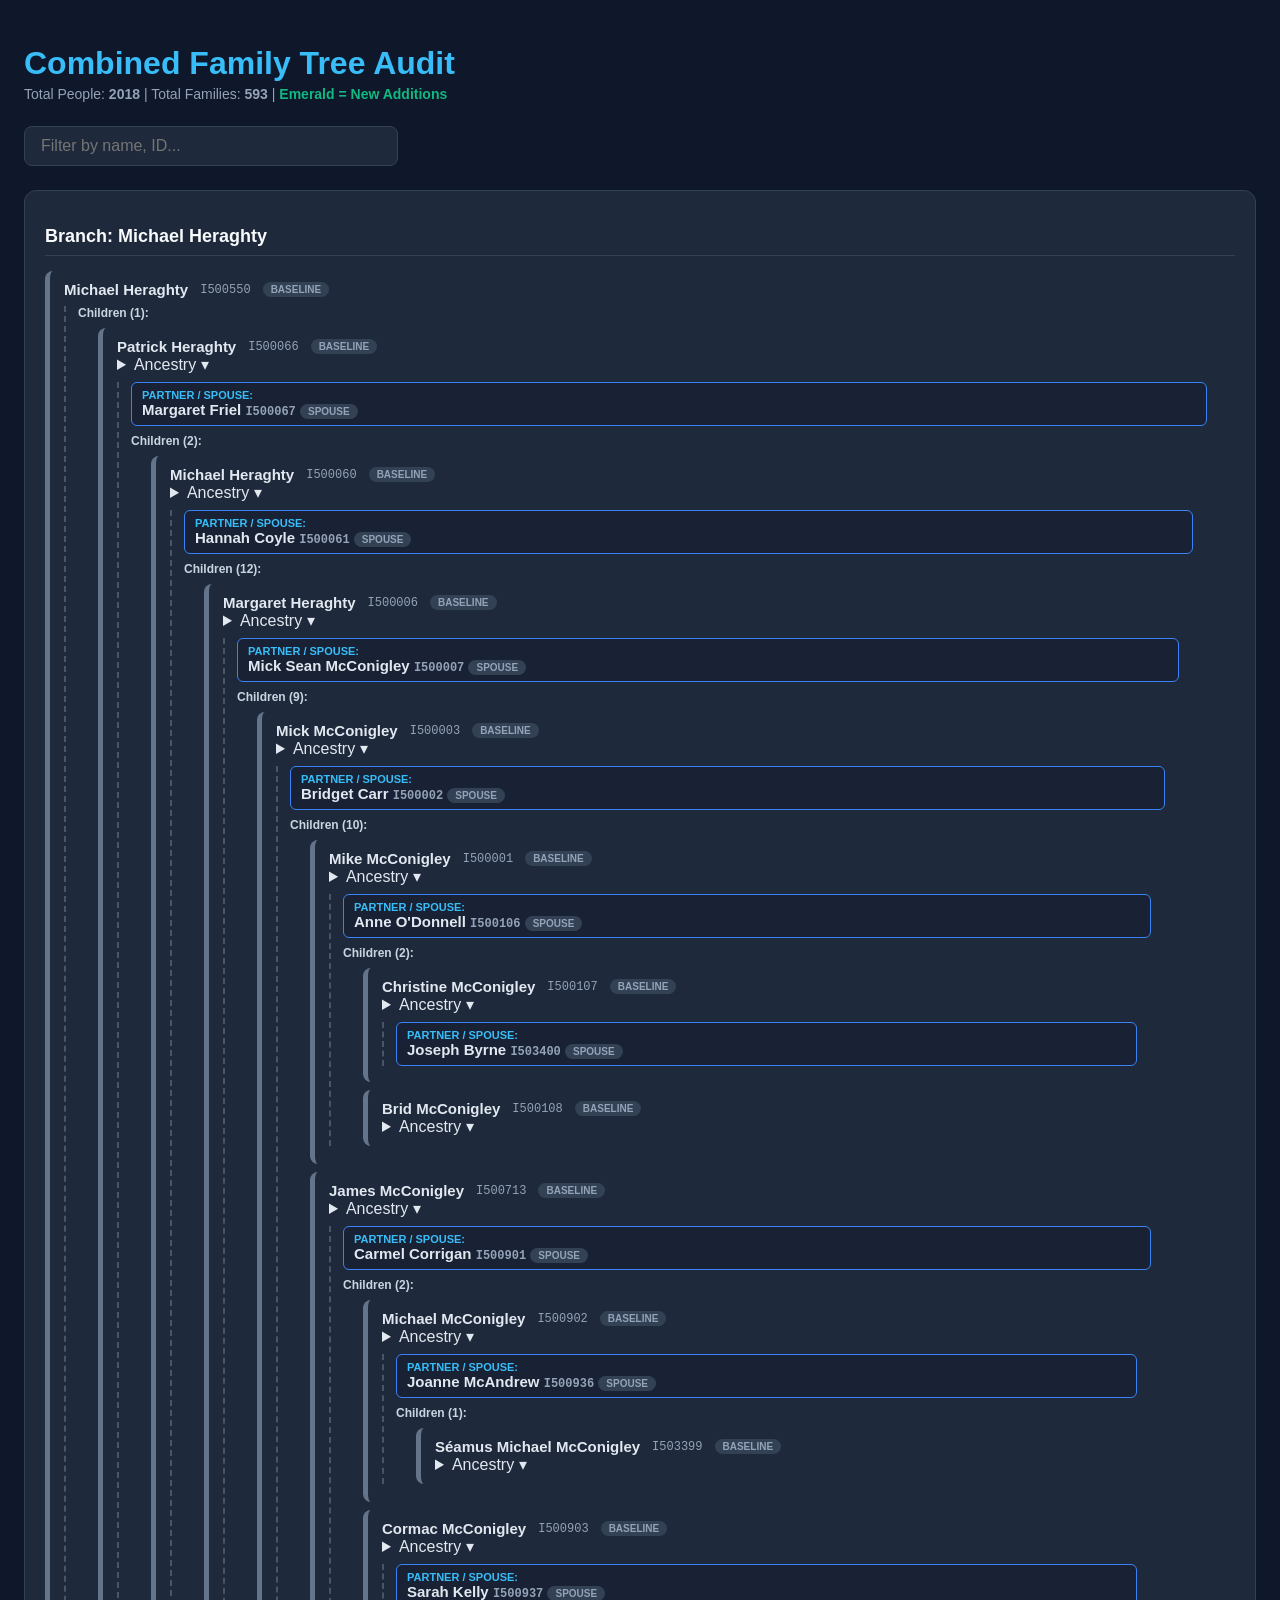
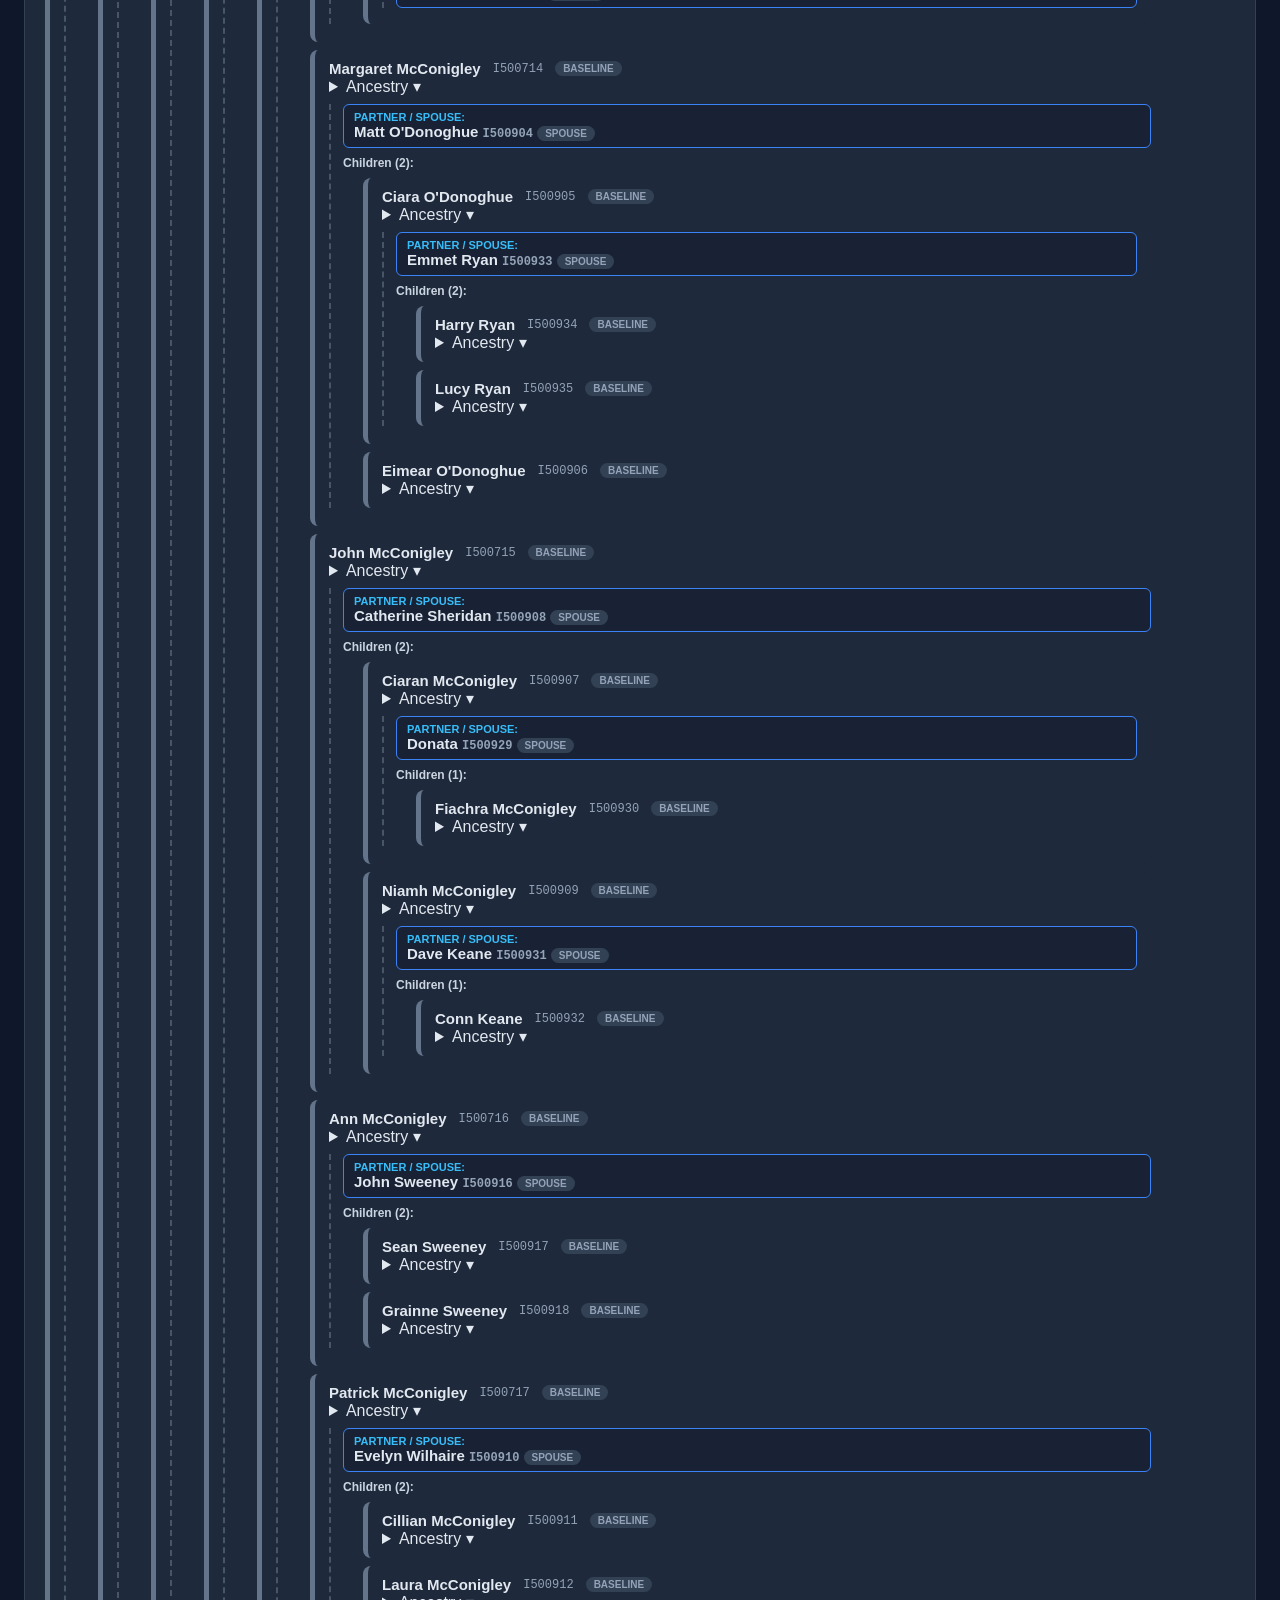
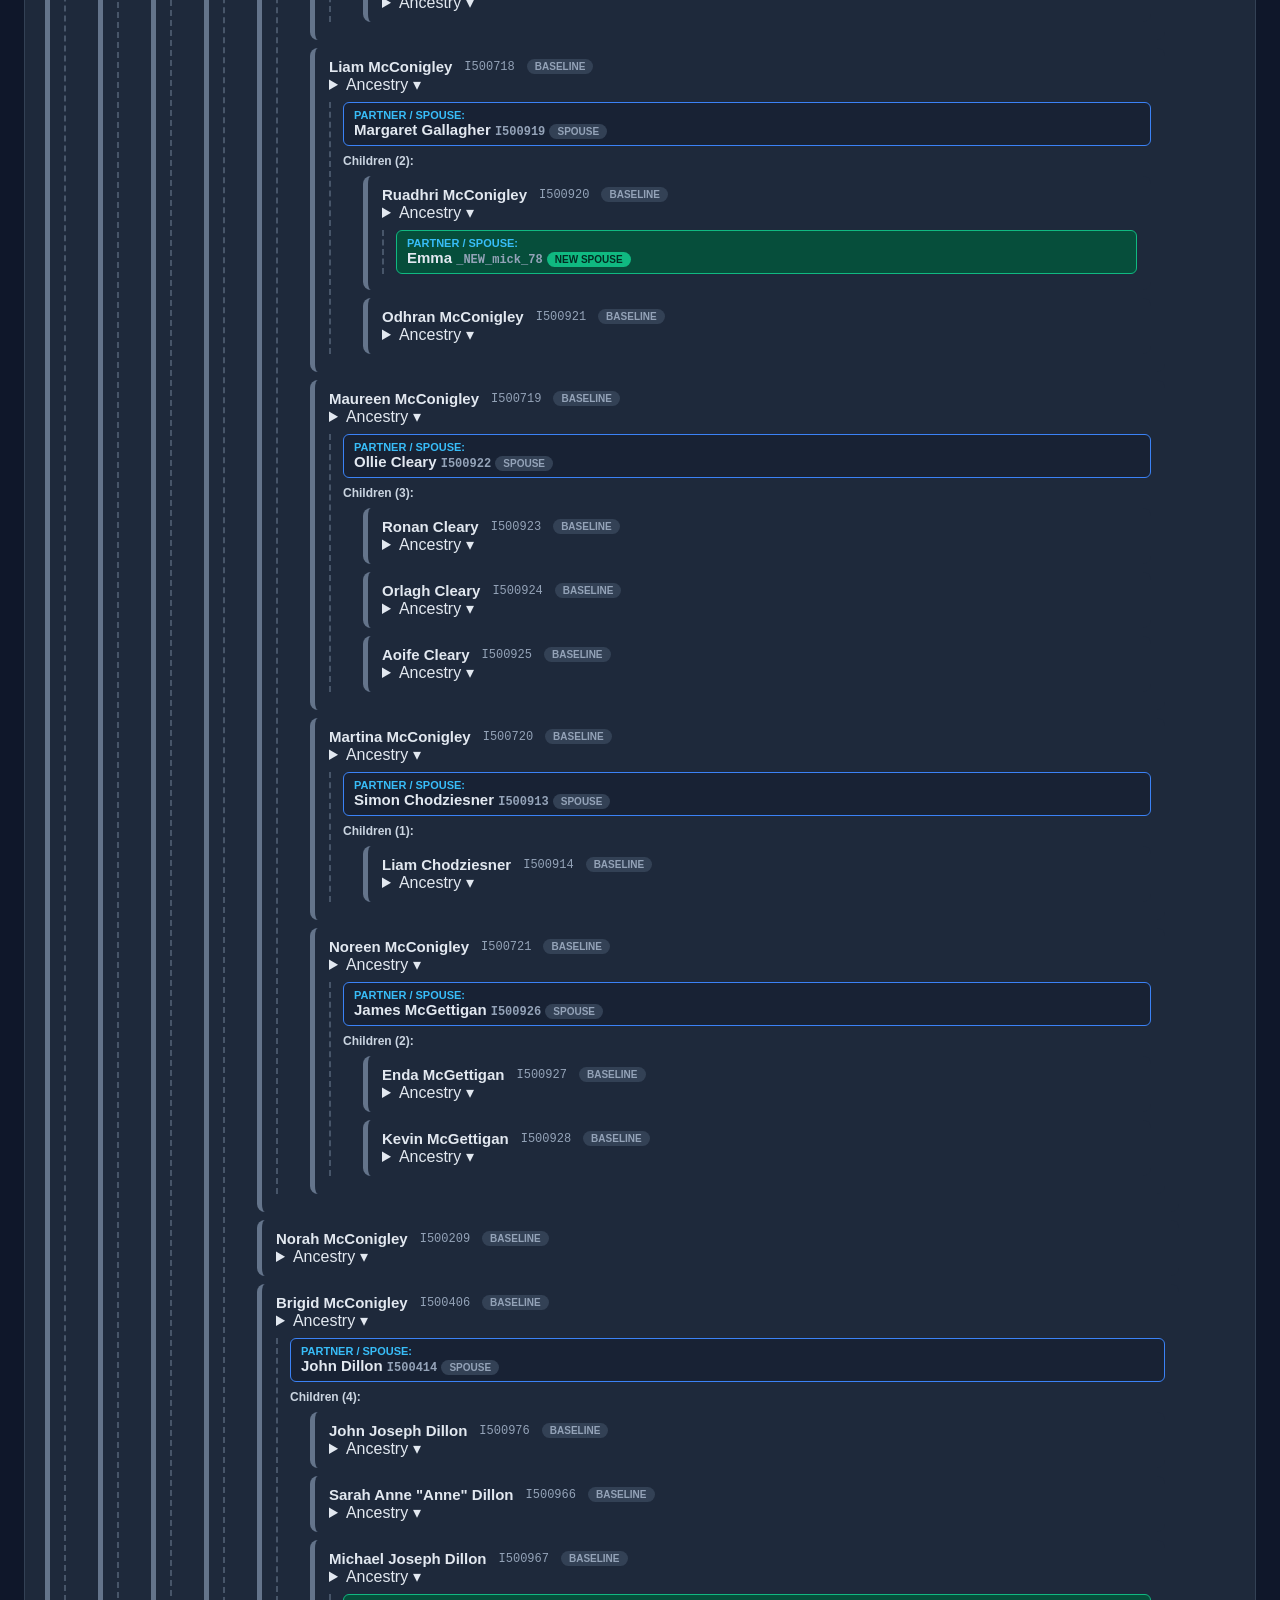
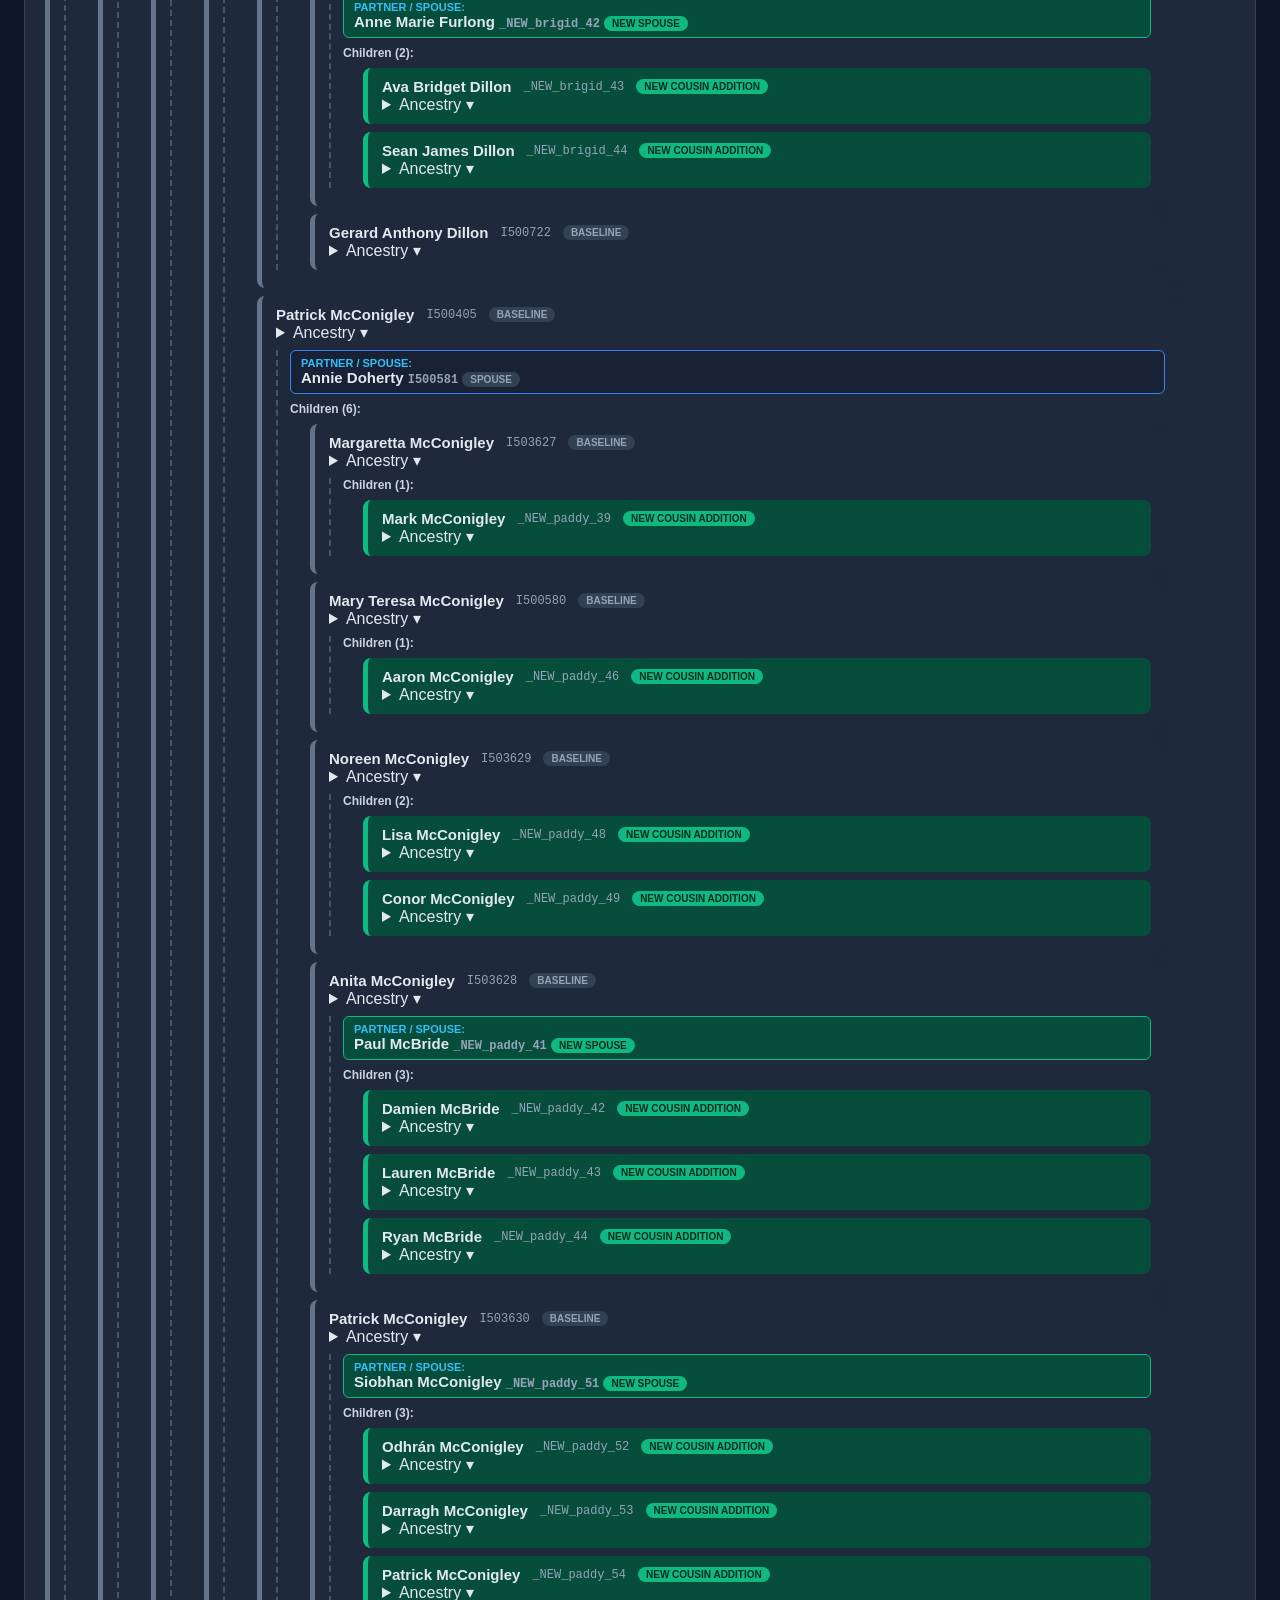
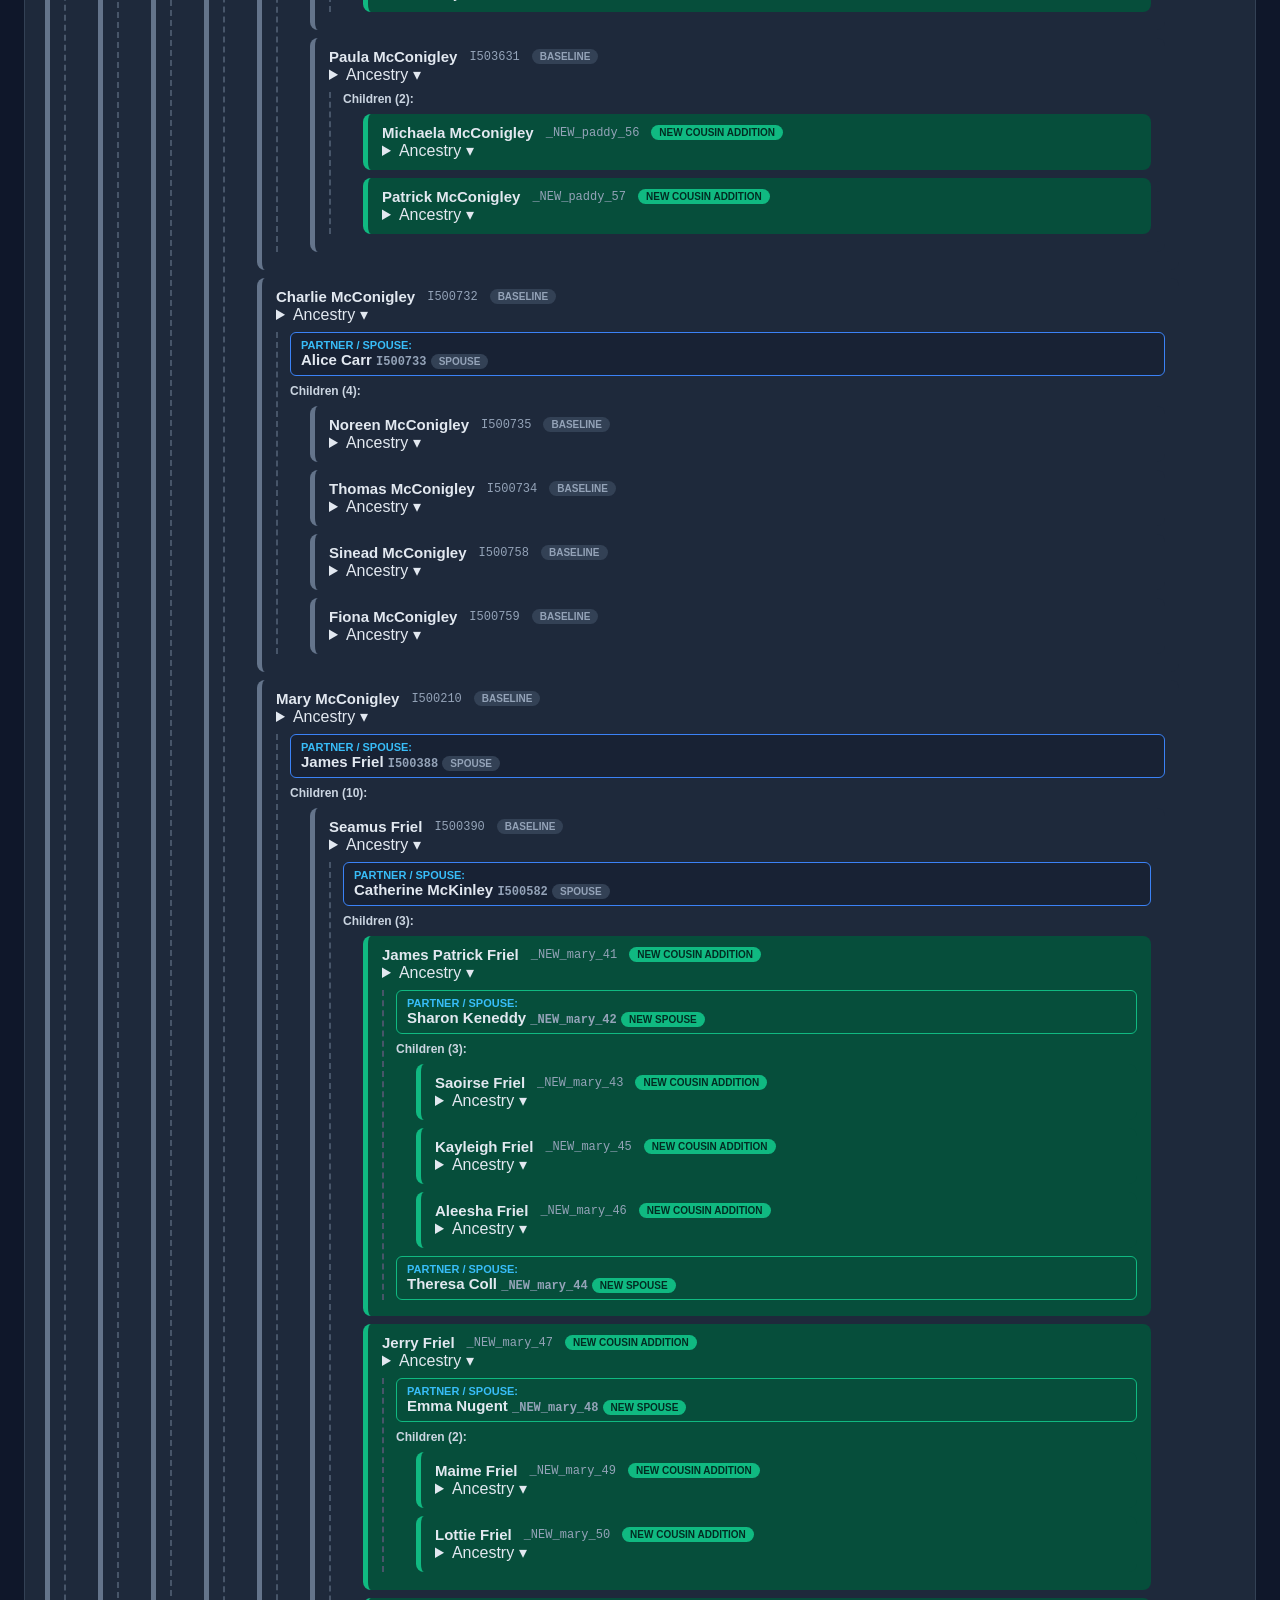
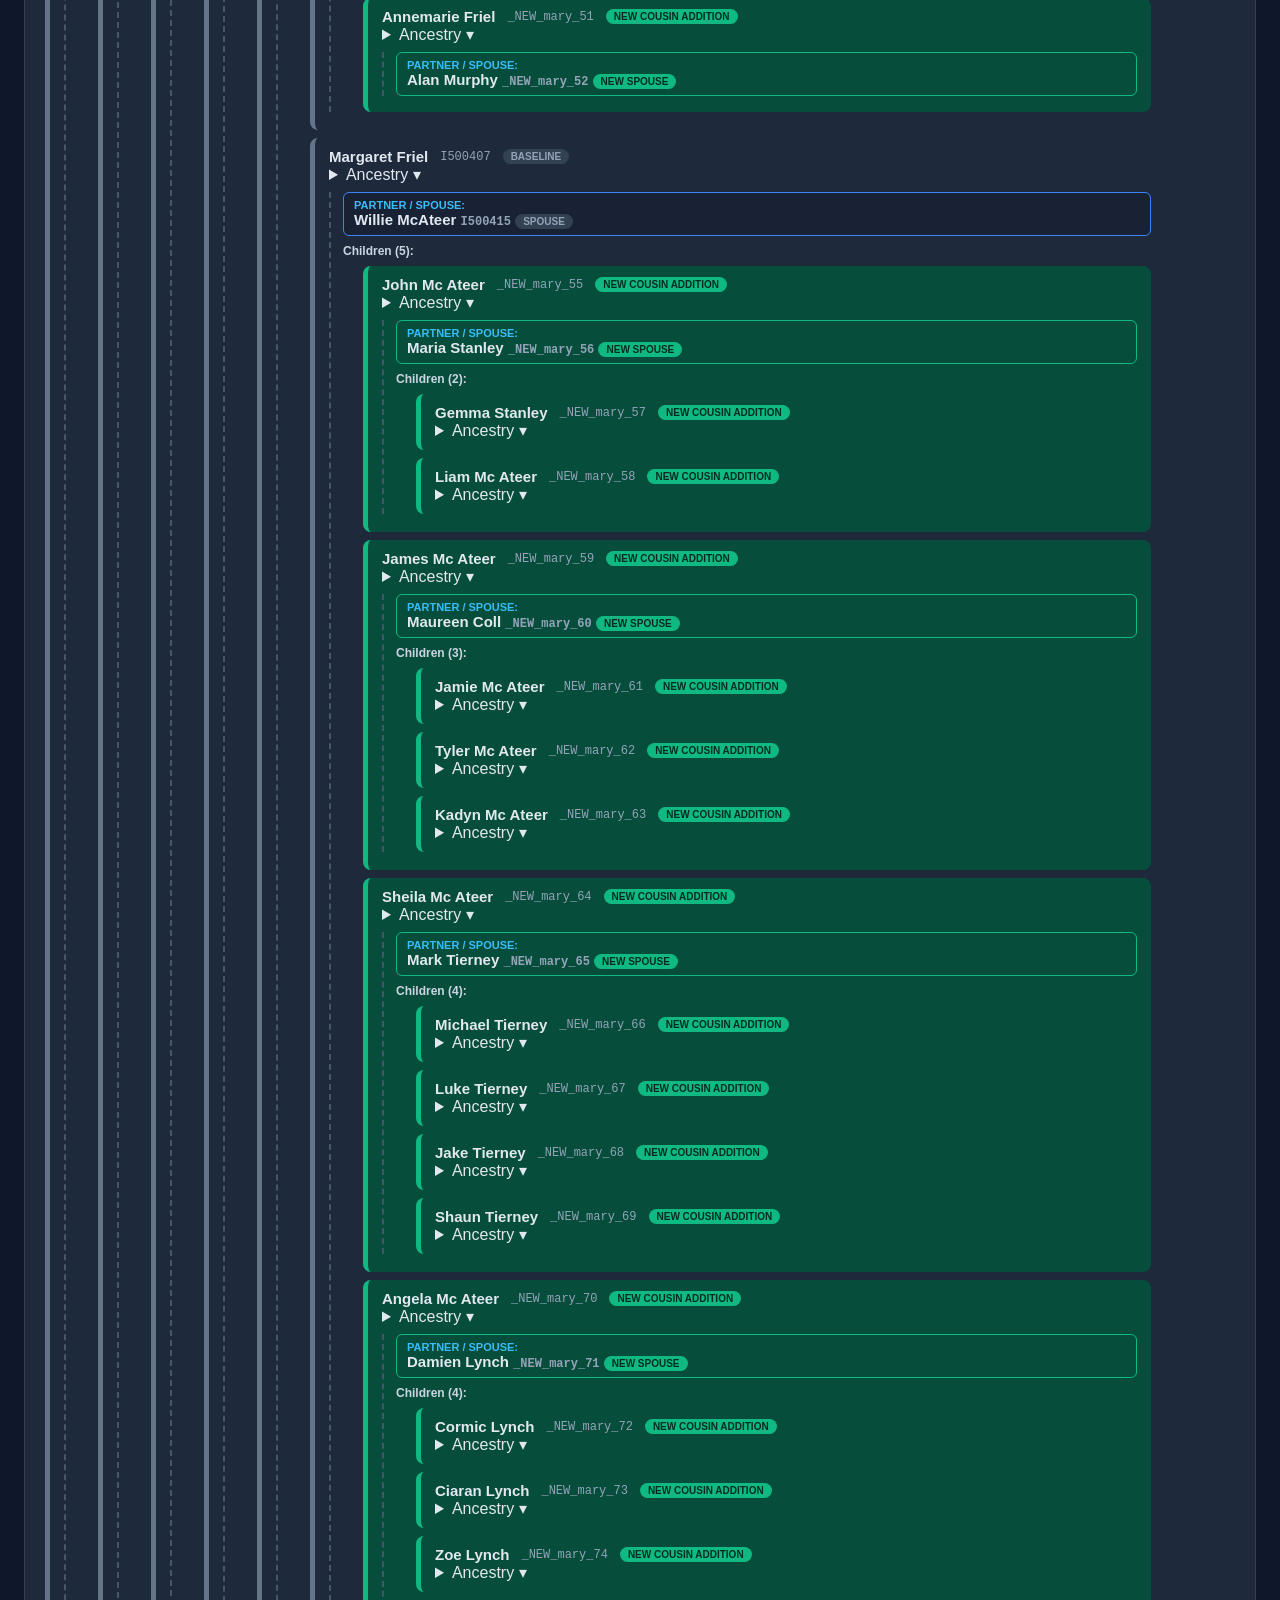
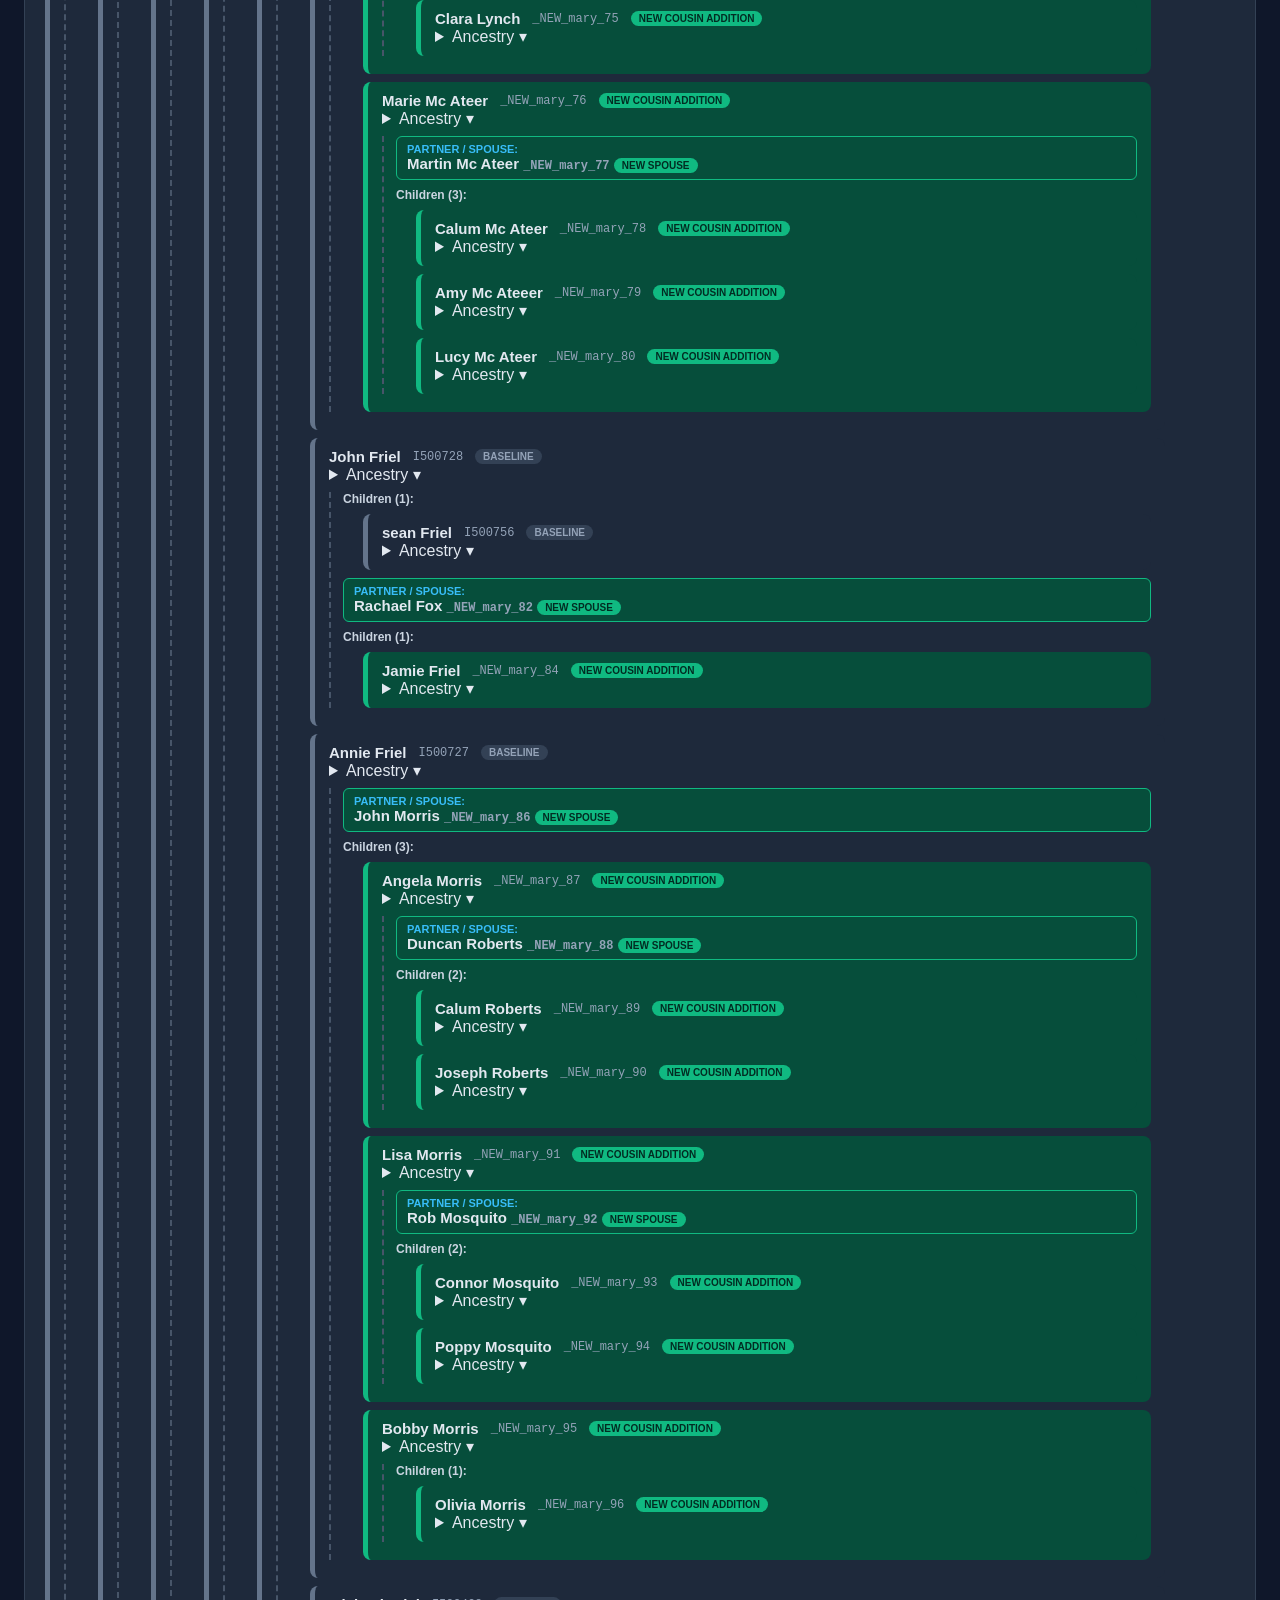
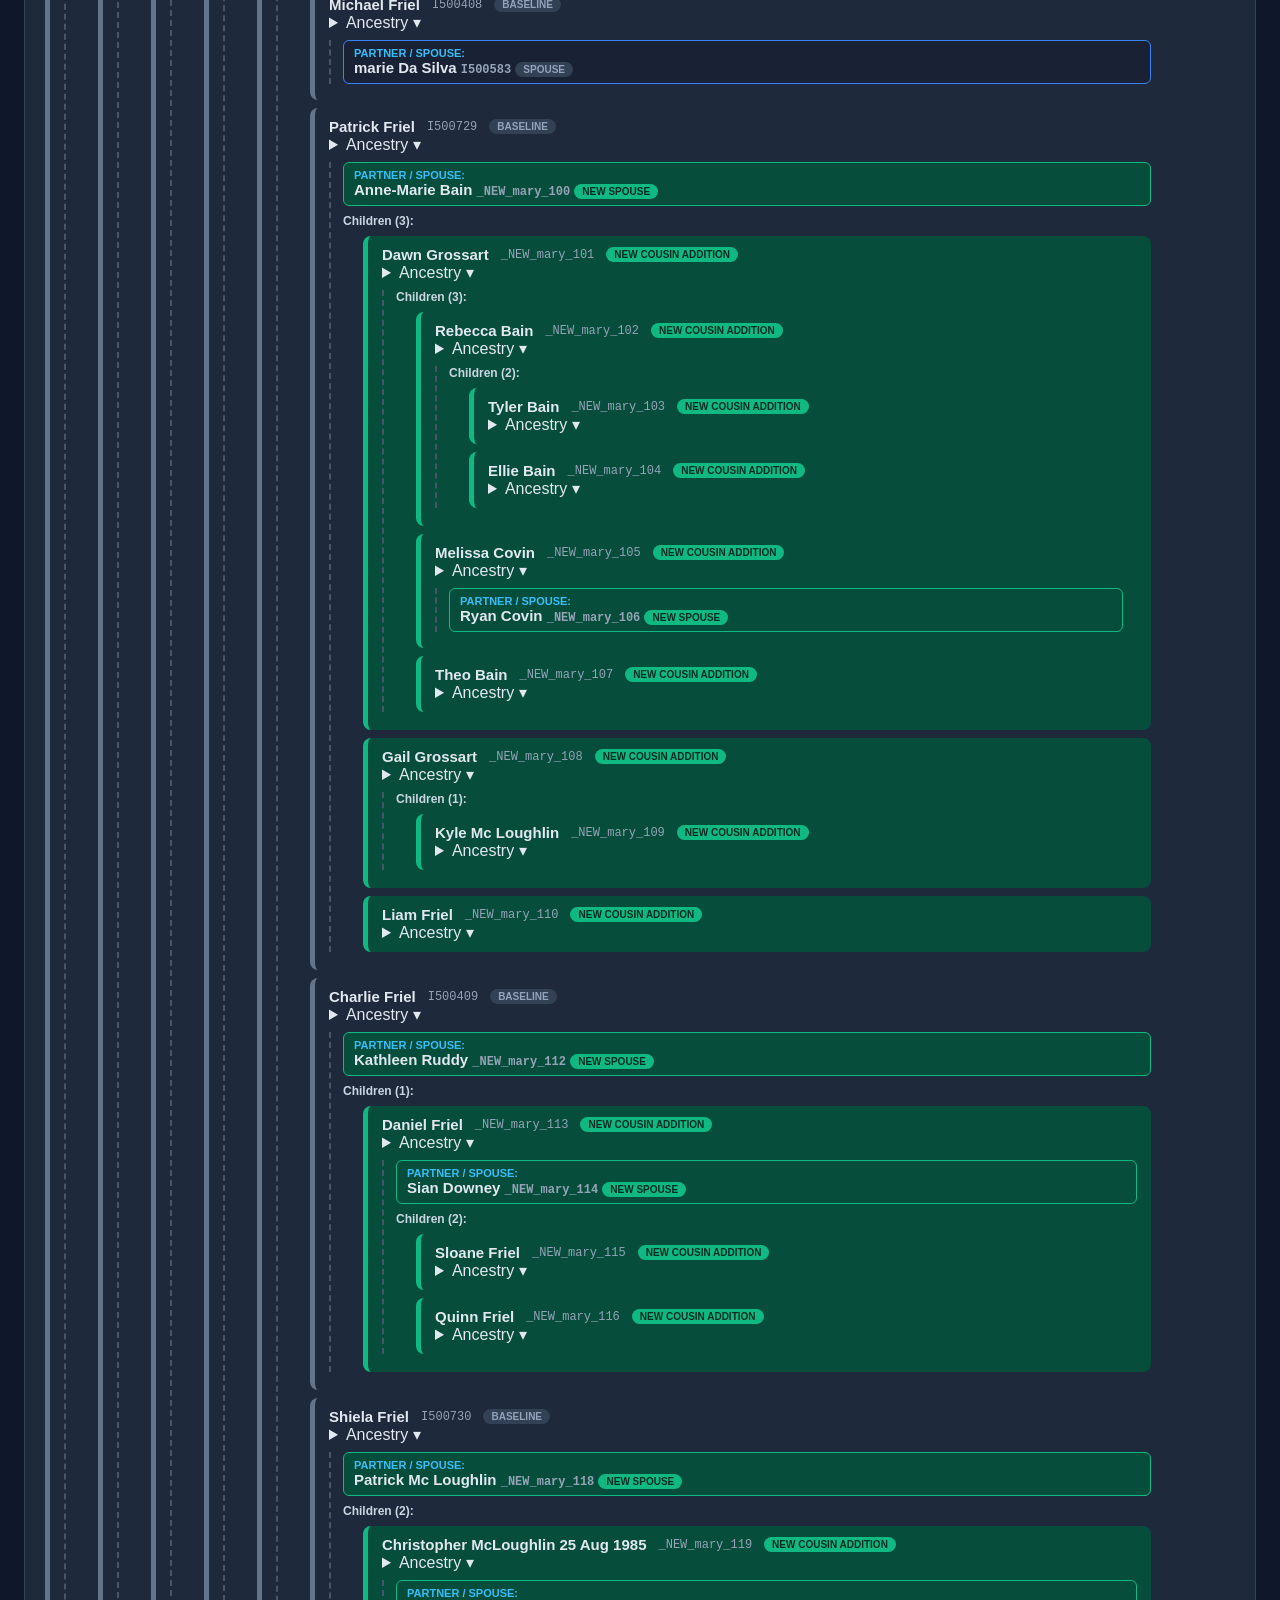
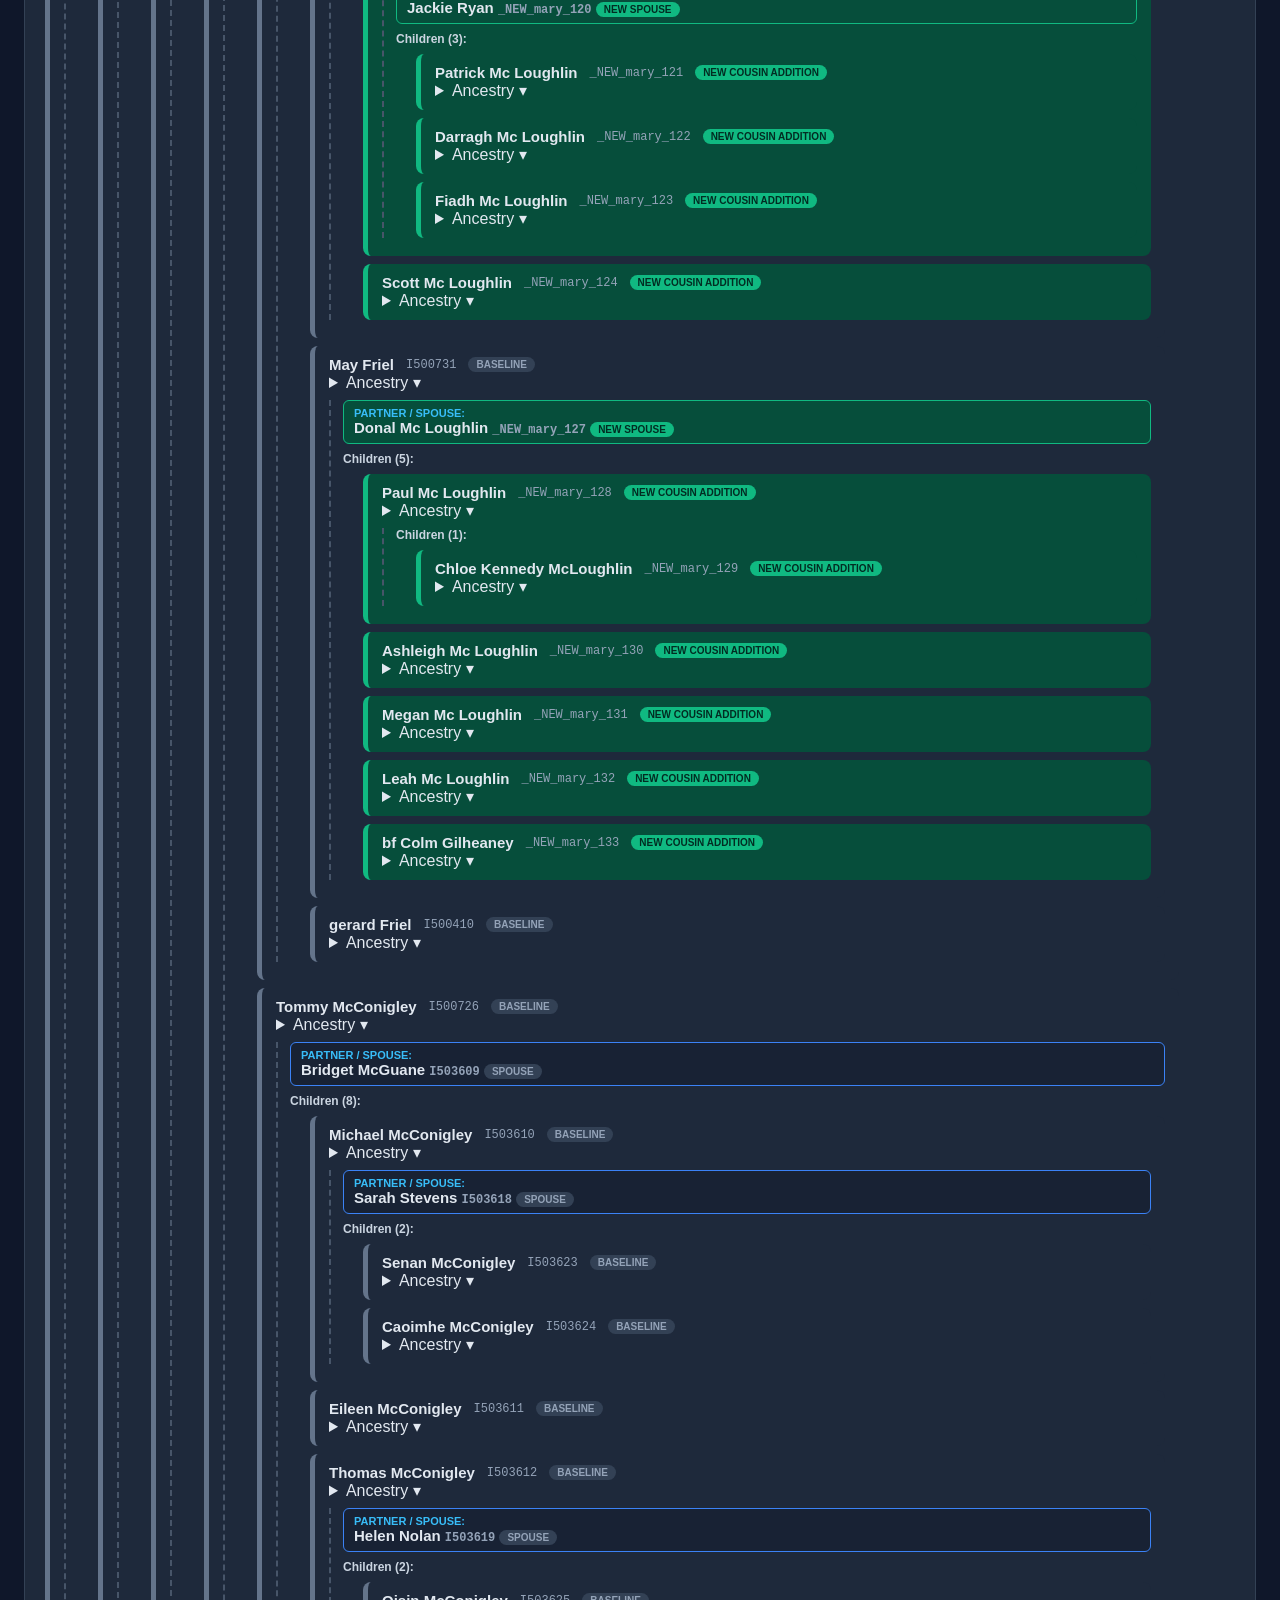
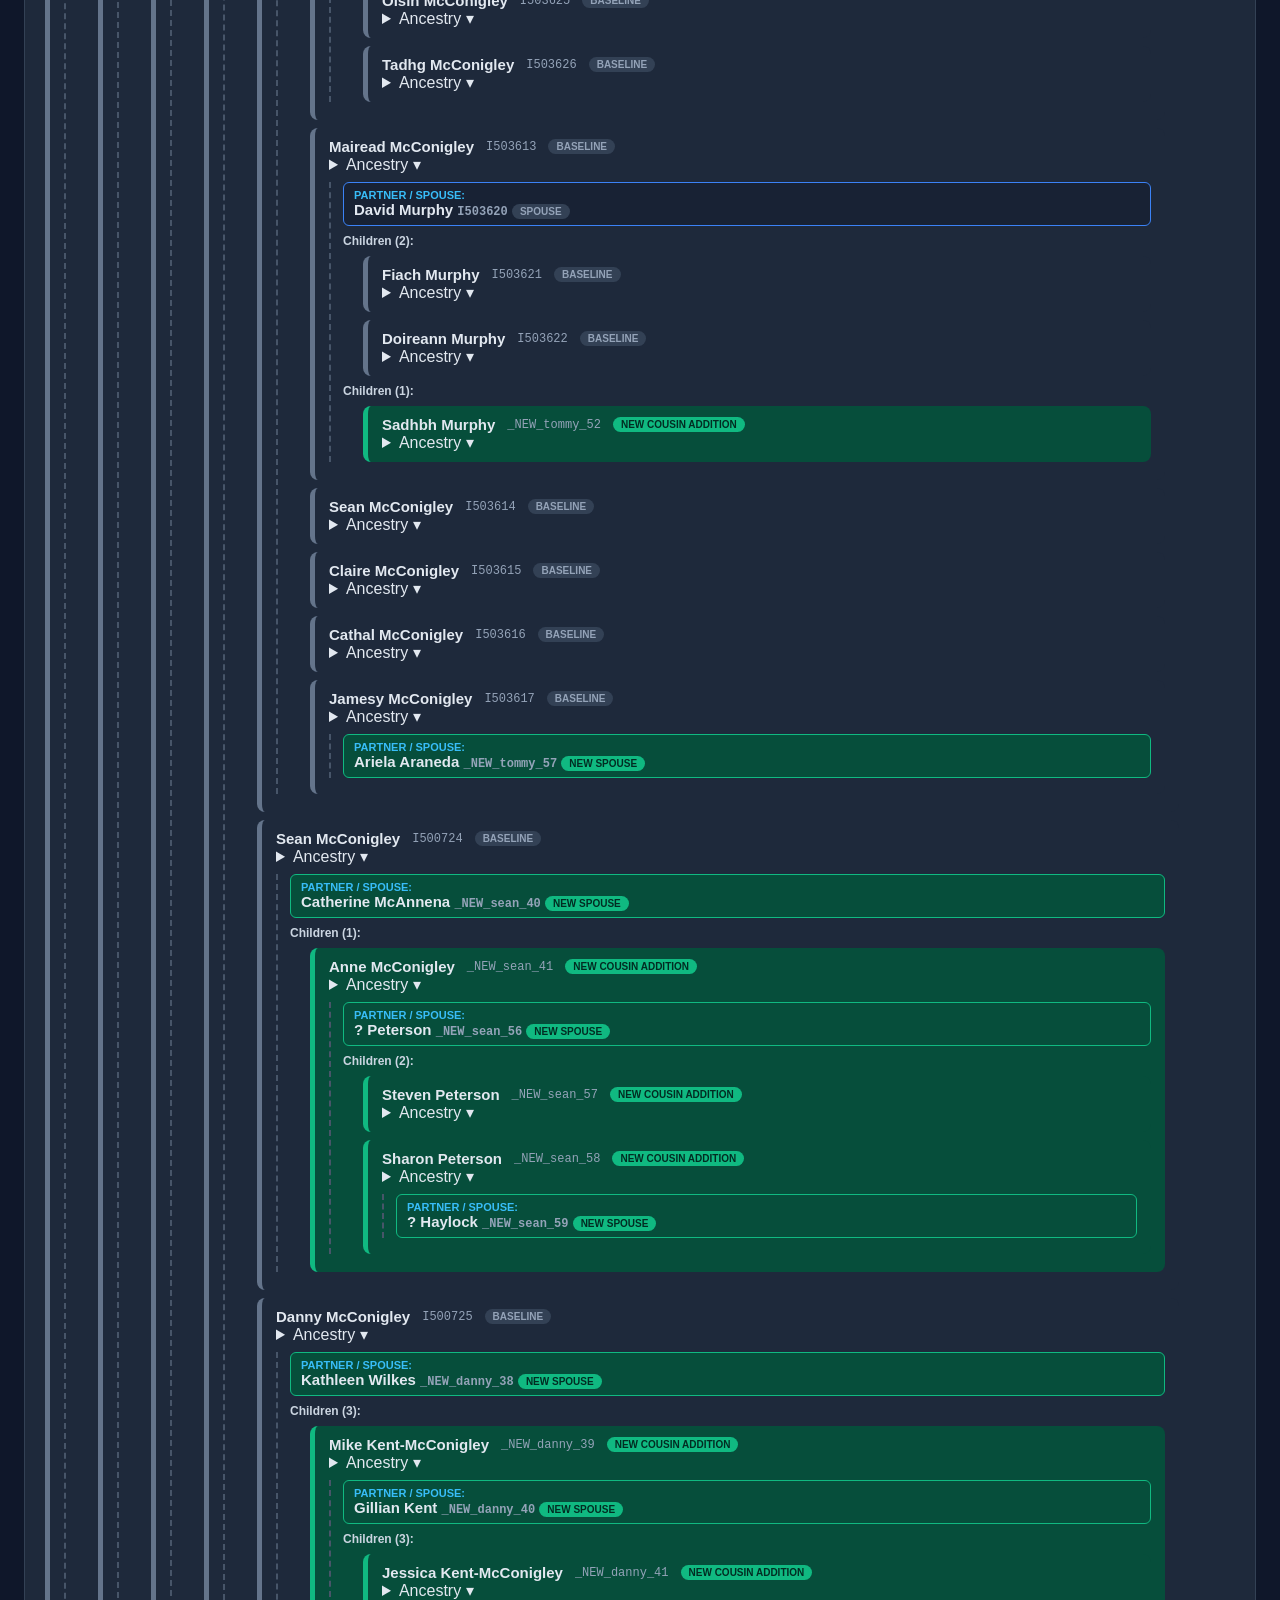
<file: Cousin_Review/combined_tree_audit.html>
<!DOCTYPE html>
<html lang="en">
<head>
<meta charset="UTF-8">
<title>Combined Master Genealogy Tree Audit</title>
<style>
    body { font-family: -apple-system, BlinkMacSystemFont, "Segoe UI", Roboto, sans-serif; background: #0f172a; color: #e2e8f0; margin: 0; padding: 24px; }
    h1 { color: #38bdf8; margin-bottom: 4px; }
    .stats { color: #94a3b8; font-size: 14px; margin-bottom: 24px; }
    .search-box { margin-bottom: 24px; padding: 10px 16px; font-size: 16px; border-radius: 8px; border: 1px solid #334155; background: #1e293b; color: #fff; width: 340px; }
    .root-tree { background: #1e293b; border-radius: 12px; padding: 20px; margin-bottom: 32px; border: 1px solid #334155; }
    h2 { color: #f8fafc; border-bottom: 1px solid #334155; padding-bottom: 8px; font-size: 18px; }
    .person-node { border-radius: 8px; padding: 10px 14px; margin: 8px 0; border-left: 5px solid; }
    .node-base { background: #1e293b; border-left-color: #64748b; }
    .node-new { background: #064e3b; border-left-color: #10b981; }
    .node-header { display: flex; align-items: center; gap: 12px; }
    .person-name { font-weight: 600; font-size: 15px; }
    .person-id { color: #94a3b8; font-size: 12px; font-family: monospace; }
    .badge { font-size: 10px; font-weight: 700; padding: 2px 8px; border-radius: 9999px; text-transform: uppercase; }
    .new-badge { background: #10b981; color: #022c22; }
    .base-badge { background: #334155; color: #94a3b8; }
    .marriages-container { margin-top: 8px; padding-left: 12px; border-left: 2px dashed #475569; }
    .spouse-box { background: #182234; border: 1px solid #3b82f6; border-radius: 6px; padding: 6px 10px; margin: 6px 0; }
    .spouse-box.node-new { border-color: #10b981; background: #064e3b; }
    .spouse-title { font-size: 11px; text-transform: uppercase; color: #38bdf8; font-weight: bold; }
    .children-block { margin-top: 8px; }
    .children-title { font-size: 12px; font-weight: bold; color: #cbd5e1; margin-bottom: 4px; }
    .children-list { margin-left: 20px; }
</style>
<script>
function filterTree() {
    let q = document.getElementById("search").value.toLowerCase();
    let nodes = document.querySelectorAll(".person-node, .spouse-box");
    nodes.forEach(n => {
        let text = n.innerText.toLowerCase();
        n.style.opacity = (q === "" || text.includes(q)) ? "1" : "0.2";
    });
}
</script>
</head>
<body>
    <h1>Combined Family Tree Audit</h1>
    <div class="stats">
        Total People: <strong>2018</strong> | Total Families: <strong>593</strong> | 
        <span style="color:#10b981; font-weight:bold;">Emerald = New Additions</span>
    </div>
    <input type="text" id="search" class="search-box" placeholder="Filter by name, ID..." onkeyup="filterTree()">
    <section class="root-tree"><h2>Branch: Michael Heraghty</h2>
    <div class="person-node node-base">
        <div class="node-header">
            <span class="person-name">Michael Heraghty</span>
            <span class="person-id">I500550</span>
            <span class="badge base-badge">BASELINE</span>
        </div>
        
    <div class="marriages-container"><div class="children-block"><div class="children-title">Children (1):</div><div class="children-list">
    <div class="person-node node-base">
        <div class="node-header">
            <span class="person-name">Patrick Heraghty</span>
            <span class="person-id">I500066</span>
            <span class="badge base-badge">BASELINE</span>
        </div>
        
        <details class="ancestry-details">
            <summary>Ancestry &#9662;</summary>
            <div class="ancestry-box">
                <div class="anc-line"><span class="anc-label">Paternal:</span> <strong>Michael Heraghty</strong> <span class="anc-id">I500550</span></div>
            </div>
        </details>
    
    <div class="marriages-container">
                <div class="spouse-box node-base">
                    <div class="spouse-title">Partner / Spouse:</div>
                    <div class="person-name">Margaret Friel <span class="person-id">I500067</span> <span class="badge base-badge">SPOUSE</span></div>
                </div>
                <div class="children-block"><div class="children-title">Children (2):</div><div class="children-list">
    <div class="person-node node-base">
        <div class="node-header">
            <span class="person-name">Michael Heraghty</span>
            <span class="person-id">I500060</span>
            <span class="badge base-badge">BASELINE</span>
        </div>
        
        <details class="ancestry-details">
            <summary>Ancestry &#9662;</summary>
            <div class="ancestry-box">
                <div class="anc-line"><span class="anc-label">Paternal:</span> <strong>Patrick Heraghty</strong> <span class="anc-id">I500066</span> (Parents: Michael Heraghty)</div><div class="anc-line"><span class="anc-label">Maternal:</span> <strong>Margaret Friel</strong> <span class="anc-id">I500067</span></div>
            </div>
        </details>
    
    <div class="marriages-container">
                <div class="spouse-box node-base">
                    <div class="spouse-title">Partner / Spouse:</div>
                    <div class="person-name">Hannah Coyle <span class="person-id">I500061</span> <span class="badge base-badge">SPOUSE</span></div>
                </div>
                <div class="children-block"><div class="children-title">Children (12):</div><div class="children-list">
    <div class="person-node node-base">
        <div class="node-header">
            <span class="person-name">Margaret Heraghty</span>
            <span class="person-id">I500006</span>
            <span class="badge base-badge">BASELINE</span>
        </div>
        
        <details class="ancestry-details">
            <summary>Ancestry &#9662;</summary>
            <div class="ancestry-box">
                <div class="anc-line"><span class="anc-label">Paternal:</span> <strong>Michael Heraghty</strong> <span class="anc-id">I500060</span> (Parents: Patrick Heraghty &amp; Margaret Friel)</div><div class="anc-line"><span class="anc-label">Maternal:</span> <strong>Hannah Coyle</strong> <span class="anc-id">I500061</span> (Parents: Hugh Coyle &amp; Catherine Kerr)</div>
            </div>
        </details>
    
    <div class="marriages-container">
                <div class="spouse-box node-base">
                    <div class="spouse-title">Partner / Spouse:</div>
                    <div class="person-name">Mick Sean McConigley <span class="person-id">I500007</span> <span class="badge base-badge">SPOUSE</span></div>
                </div>
                <div class="children-block"><div class="children-title">Children (9):</div><div class="children-list">
    <div class="person-node node-base">
        <div class="node-header">
            <span class="person-name">Mick McConigley</span>
            <span class="person-id">I500003</span>
            <span class="badge base-badge">BASELINE</span>
        </div>
        
        <details class="ancestry-details">
            <summary>Ancestry &#9662;</summary>
            <div class="ancestry-box">
                <div class="anc-line"><span class="anc-label">Paternal:</span> <strong>Mick Sean McConigley</strong> <span class="anc-id">I500007</span></div><div class="anc-line"><span class="anc-label">Maternal:</span> <strong>Margaret Heraghty</strong> <span class="anc-id">I500006</span> (Parents: Michael Heraghty &amp; Hannah Coyle)</div>
            </div>
        </details>
    
    <div class="marriages-container">
                <div class="spouse-box node-base">
                    <div class="spouse-title">Partner / Spouse:</div>
                    <div class="person-name">Bridget Carr <span class="person-id">I500002</span> <span class="badge base-badge">SPOUSE</span></div>
                </div>
                <div class="children-block"><div class="children-title">Children (10):</div><div class="children-list">
    <div class="person-node node-base">
        <div class="node-header">
            <span class="person-name">Mike McConigley</span>
            <span class="person-id">I500001</span>
            <span class="badge base-badge">BASELINE</span>
        </div>
        
        <details class="ancestry-details">
            <summary>Ancestry &#9662;</summary>
            <div class="ancestry-box">
                <div class="anc-line"><span class="anc-label">Paternal:</span> <strong>Mick McConigley</strong> <span class="anc-id">I500003</span> (Parents: Mick Sean McConigley &amp; Margaret Heraghty)</div><div class="anc-line"><span class="anc-label">Maternal:</span> <strong>Bridget Carr</strong> <span class="anc-id">I500002</span> (Parents: James Carr &amp; Annie Dorrian)</div>
            </div>
        </details>
    
    <div class="marriages-container">
                <div class="spouse-box node-base">
                    <div class="spouse-title">Partner / Spouse:</div>
                    <div class="person-name">Anne O&#x27;Donnell <span class="person-id">I500106</span> <span class="badge base-badge">SPOUSE</span></div>
                </div>
                <div class="children-block"><div class="children-title">Children (2):</div><div class="children-list">
    <div class="person-node node-base">
        <div class="node-header">
            <span class="person-name">Christine McConigley</span>
            <span class="person-id">I500107</span>
            <span class="badge base-badge">BASELINE</span>
        </div>
        
        <details class="ancestry-details">
            <summary>Ancestry &#9662;</summary>
            <div class="ancestry-box">
                <div class="anc-line"><span class="anc-label">Paternal:</span> <strong>Mike McConigley</strong> <span class="anc-id">I500001</span> (Parents: Mick McConigley &amp; Bridget Carr)</div><div class="anc-line"><span class="anc-label">Maternal:</span> <strong>Anne O&#x27;Donnell</strong> <span class="anc-id">I500106</span> (Parents: Arthur Hugh O&#x27;Donnell &amp; Christina Davitt)</div>
            </div>
        </details>
    
    <div class="marriages-container">
                <div class="spouse-box node-base">
                    <div class="spouse-title">Partner / Spouse:</div>
                    <div class="person-name">Joseph Byrne <span class="person-id">I503400</span> <span class="badge base-badge">SPOUSE</span></div>
                </div>
                </div></div>
    <div class="person-node node-base">
        <div class="node-header">
            <span class="person-name">Brid McConigley</span>
            <span class="person-id">I500108</span>
            <span class="badge base-badge">BASELINE</span>
        </div>
        
        <details class="ancestry-details">
            <summary>Ancestry &#9662;</summary>
            <div class="ancestry-box">
                <div class="anc-line"><span class="anc-label">Paternal:</span> <strong>Mike McConigley</strong> <span class="anc-id">I500001</span> (Parents: Mick McConigley &amp; Bridget Carr)</div><div class="anc-line"><span class="anc-label">Maternal:</span> <strong>Anne O&#x27;Donnell</strong> <span class="anc-id">I500106</span> (Parents: Arthur Hugh O&#x27;Donnell &amp; Christina Davitt)</div>
            </div>
        </details>
    
    </div></div></div></div></div>
    <div class="person-node node-base">
        <div class="node-header">
            <span class="person-name">James McConigley</span>
            <span class="person-id">I500713</span>
            <span class="badge base-badge">BASELINE</span>
        </div>
        
        <details class="ancestry-details">
            <summary>Ancestry &#9662;</summary>
            <div class="ancestry-box">
                <div class="anc-line"><span class="anc-label">Paternal:</span> <strong>Mick McConigley</strong> <span class="anc-id">I500003</span> (Parents: Mick Sean McConigley &amp; Margaret Heraghty)</div><div class="anc-line"><span class="anc-label">Maternal:</span> <strong>Bridget Carr</strong> <span class="anc-id">I500002</span> (Parents: James Carr &amp; Annie Dorrian)</div>
            </div>
        </details>
    
    <div class="marriages-container">
                <div class="spouse-box node-base">
                    <div class="spouse-title">Partner / Spouse:</div>
                    <div class="person-name">Carmel Corrigan <span class="person-id">I500901</span> <span class="badge base-badge">SPOUSE</span></div>
                </div>
                <div class="children-block"><div class="children-title">Children (2):</div><div class="children-list">
    <div class="person-node node-base">
        <div class="node-header">
            <span class="person-name">Michael McConigley</span>
            <span class="person-id">I500902</span>
            <span class="badge base-badge">BASELINE</span>
        </div>
        
        <details class="ancestry-details">
            <summary>Ancestry &#9662;</summary>
            <div class="ancestry-box">
                <div class="anc-line"><span class="anc-label">Paternal:</span> <strong>James McConigley</strong> <span class="anc-id">I500713</span> (Parents: Mick McConigley &amp; Bridget Carr)</div><div class="anc-line"><span class="anc-label">Maternal:</span> <strong>Carmel Corrigan</strong> <span class="anc-id">I500901</span></div>
            </div>
        </details>
    
    <div class="marriages-container">
                <div class="spouse-box node-base">
                    <div class="spouse-title">Partner / Spouse:</div>
                    <div class="person-name">Joanne McAndrew <span class="person-id">I500936</span> <span class="badge base-badge">SPOUSE</span></div>
                </div>
                <div class="children-block"><div class="children-title">Children (1):</div><div class="children-list">
    <div class="person-node node-base">
        <div class="node-header">
            <span class="person-name">Séamus Michael McConigley</span>
            <span class="person-id">I503399</span>
            <span class="badge base-badge">BASELINE</span>
        </div>
        
        <details class="ancestry-details">
            <summary>Ancestry &#9662;</summary>
            <div class="ancestry-box">
                <div class="anc-line"><span class="anc-label">Paternal:</span> <strong>Michael McConigley</strong> <span class="anc-id">I500902</span> (Parents: James McConigley &amp; Carmel Corrigan)</div><div class="anc-line"><span class="anc-label">Maternal:</span> <strong>Joanne McAndrew</strong> <span class="anc-id">I500936</span></div>
            </div>
        </details>
    
    </div></div></div></div></div>
    <div class="person-node node-base">
        <div class="node-header">
            <span class="person-name">Cormac McConigley</span>
            <span class="person-id">I500903</span>
            <span class="badge base-badge">BASELINE</span>
        </div>
        
        <details class="ancestry-details">
            <summary>Ancestry &#9662;</summary>
            <div class="ancestry-box">
                <div class="anc-line"><span class="anc-label">Paternal:</span> <strong>James McConigley</strong> <span class="anc-id">I500713</span> (Parents: Mick McConigley &amp; Bridget Carr)</div><div class="anc-line"><span class="anc-label">Maternal:</span> <strong>Carmel Corrigan</strong> <span class="anc-id">I500901</span></div>
            </div>
        </details>
    
    <div class="marriages-container">
                <div class="spouse-box node-base">
                    <div class="spouse-title">Partner / Spouse:</div>
                    <div class="person-name">Sarah Kelly <span class="person-id">I500937</span> <span class="badge base-badge">SPOUSE</span></div>
                </div>
                </div></div></div></div></div></div>
    <div class="person-node node-base">
        <div class="node-header">
            <span class="person-name">Margaret McConigley</span>
            <span class="person-id">I500714</span>
            <span class="badge base-badge">BASELINE</span>
        </div>
        
        <details class="ancestry-details">
            <summary>Ancestry &#9662;</summary>
            <div class="ancestry-box">
                <div class="anc-line"><span class="anc-label">Paternal:</span> <strong>Mick McConigley</strong> <span class="anc-id">I500003</span> (Parents: Mick Sean McConigley &amp; Margaret Heraghty)</div><div class="anc-line"><span class="anc-label">Maternal:</span> <strong>Bridget Carr</strong> <span class="anc-id">I500002</span> (Parents: James Carr &amp; Annie Dorrian)</div>
            </div>
        </details>
    
    <div class="marriages-container">
                <div class="spouse-box node-base">
                    <div class="spouse-title">Partner / Spouse:</div>
                    <div class="person-name">Matt O&#x27;Donoghue <span class="person-id">I500904</span> <span class="badge base-badge">SPOUSE</span></div>
                </div>
                <div class="children-block"><div class="children-title">Children (2):</div><div class="children-list">
    <div class="person-node node-base">
        <div class="node-header">
            <span class="person-name">Ciara O&#x27;Donoghue</span>
            <span class="person-id">I500905</span>
            <span class="badge base-badge">BASELINE</span>
        </div>
        
        <details class="ancestry-details">
            <summary>Ancestry &#9662;</summary>
            <div class="ancestry-box">
                <div class="anc-line"><span class="anc-label">Paternal:</span> <strong>Matt O&#x27;Donoghue</strong> <span class="anc-id">I500904</span></div><div class="anc-line"><span class="anc-label">Maternal:</span> <strong>Margaret McConigley</strong> <span class="anc-id">I500714</span> (Parents: Mick McConigley &amp; Bridget Carr)</div>
            </div>
        </details>
    
    <div class="marriages-container">
                <div class="spouse-box node-base">
                    <div class="spouse-title">Partner / Spouse:</div>
                    <div class="person-name">Emmet Ryan <span class="person-id">I500933</span> <span class="badge base-badge">SPOUSE</span></div>
                </div>
                <div class="children-block"><div class="children-title">Children (2):</div><div class="children-list">
    <div class="person-node node-base">
        <div class="node-header">
            <span class="person-name">Harry Ryan</span>
            <span class="person-id">I500934</span>
            <span class="badge base-badge">BASELINE</span>
        </div>
        
        <details class="ancestry-details">
            <summary>Ancestry &#9662;</summary>
            <div class="ancestry-box">
                <div class="anc-line"><span class="anc-label">Paternal:</span> <strong>Emmet Ryan</strong> <span class="anc-id">I500933</span></div><div class="anc-line"><span class="anc-label">Maternal:</span> <strong>Ciara O&#x27;Donoghue</strong> <span class="anc-id">I500905</span> (Parents: Matt O&#x27;Donoghue &amp; Margaret McConigley)</div>
            </div>
        </details>
    
    </div>
    <div class="person-node node-base">
        <div class="node-header">
            <span class="person-name">Lucy Ryan</span>
            <span class="person-id">I500935</span>
            <span class="badge base-badge">BASELINE</span>
        </div>
        
        <details class="ancestry-details">
            <summary>Ancestry &#9662;</summary>
            <div class="ancestry-box">
                <div class="anc-line"><span class="anc-label">Paternal:</span> <strong>Emmet Ryan</strong> <span class="anc-id">I500933</span></div><div class="anc-line"><span class="anc-label">Maternal:</span> <strong>Ciara O&#x27;Donoghue</strong> <span class="anc-id">I500905</span> (Parents: Matt O&#x27;Donoghue &amp; Margaret McConigley)</div>
            </div>
        </details>
    
    </div></div></div></div></div>
    <div class="person-node node-base">
        <div class="node-header">
            <span class="person-name">Eimear O&#x27;Donoghue</span>
            <span class="person-id">I500906</span>
            <span class="badge base-badge">BASELINE</span>
        </div>
        
        <details class="ancestry-details">
            <summary>Ancestry &#9662;</summary>
            <div class="ancestry-box">
                <div class="anc-line"><span class="anc-label">Paternal:</span> <strong>Matt O&#x27;Donoghue</strong> <span class="anc-id">I500904</span></div><div class="anc-line"><span class="anc-label">Maternal:</span> <strong>Margaret McConigley</strong> <span class="anc-id">I500714</span> (Parents: Mick McConigley &amp; Bridget Carr)</div>
            </div>
        </details>
    
    </div></div></div></div></div>
    <div class="person-node node-base">
        <div class="node-header">
            <span class="person-name">John McConigley</span>
            <span class="person-id">I500715</span>
            <span class="badge base-badge">BASELINE</span>
        </div>
        
        <details class="ancestry-details">
            <summary>Ancestry &#9662;</summary>
            <div class="ancestry-box">
                <div class="anc-line"><span class="anc-label">Paternal:</span> <strong>Mick McConigley</strong> <span class="anc-id">I500003</span> (Parents: Mick Sean McConigley &amp; Margaret Heraghty)</div><div class="anc-line"><span class="anc-label">Maternal:</span> <strong>Bridget Carr</strong> <span class="anc-id">I500002</span> (Parents: James Carr &amp; Annie Dorrian)</div>
            </div>
        </details>
    
    <div class="marriages-container">
                <div class="spouse-box node-base">
                    <div class="spouse-title">Partner / Spouse:</div>
                    <div class="person-name">Catherine Sheridan <span class="person-id">I500908</span> <span class="badge base-badge">SPOUSE</span></div>
                </div>
                <div class="children-block"><div class="children-title">Children (2):</div><div class="children-list">
    <div class="person-node node-base">
        <div class="node-header">
            <span class="person-name">Ciaran McConigley</span>
            <span class="person-id">I500907</span>
            <span class="badge base-badge">BASELINE</span>
        </div>
        
        <details class="ancestry-details">
            <summary>Ancestry &#9662;</summary>
            <div class="ancestry-box">
                <div class="anc-line"><span class="anc-label">Paternal:</span> <strong>John McConigley</strong> <span class="anc-id">I500715</span> (Parents: Mick McConigley &amp; Bridget Carr)</div><div class="anc-line"><span class="anc-label">Maternal:</span> <strong>Catherine Sheridan</strong> <span class="anc-id">I500908</span></div>
            </div>
        </details>
    
    <div class="marriages-container">
                <div class="spouse-box node-base">
                    <div class="spouse-title">Partner / Spouse:</div>
                    <div class="person-name">Donata <span class="person-id">I500929</span> <span class="badge base-badge">SPOUSE</span></div>
                </div>
                <div class="children-block"><div class="children-title">Children (1):</div><div class="children-list">
    <div class="person-node node-base">
        <div class="node-header">
            <span class="person-name">Fiachra McConigley</span>
            <span class="person-id">I500930</span>
            <span class="badge base-badge">BASELINE</span>
        </div>
        
        <details class="ancestry-details">
            <summary>Ancestry &#9662;</summary>
            <div class="ancestry-box">
                <div class="anc-line"><span class="anc-label">Paternal:</span> <strong>Ciaran McConigley</strong> <span class="anc-id">I500907</span> (Parents: John McConigley &amp; Catherine Sheridan)</div><div class="anc-line"><span class="anc-label">Maternal:</span> <strong>Donata</strong> <span class="anc-id">I500929</span></div>
            </div>
        </details>
    
    </div></div></div></div></div>
    <div class="person-node node-base">
        <div class="node-header">
            <span class="person-name">Niamh McConigley</span>
            <span class="person-id">I500909</span>
            <span class="badge base-badge">BASELINE</span>
        </div>
        
        <details class="ancestry-details">
            <summary>Ancestry &#9662;</summary>
            <div class="ancestry-box">
                <div class="anc-line"><span class="anc-label">Paternal:</span> <strong>John McConigley</strong> <span class="anc-id">I500715</span> (Parents: Mick McConigley &amp; Bridget Carr)</div><div class="anc-line"><span class="anc-label">Maternal:</span> <strong>Catherine Sheridan</strong> <span class="anc-id">I500908</span></div>
            </div>
        </details>
    
    <div class="marriages-container">
                <div class="spouse-box node-base">
                    <div class="spouse-title">Partner / Spouse:</div>
                    <div class="person-name">Dave Keane <span class="person-id">I500931</span> <span class="badge base-badge">SPOUSE</span></div>
                </div>
                <div class="children-block"><div class="children-title">Children (1):</div><div class="children-list">
    <div class="person-node node-base">
        <div class="node-header">
            <span class="person-name">Conn Keane</span>
            <span class="person-id">I500932</span>
            <span class="badge base-badge">BASELINE</span>
        </div>
        
        <details class="ancestry-details">
            <summary>Ancestry &#9662;</summary>
            <div class="ancestry-box">
                <div class="anc-line"><span class="anc-label">Paternal:</span> <strong>Dave Keane</strong> <span class="anc-id">I500931</span></div><div class="anc-line"><span class="anc-label">Maternal:</span> <strong>Niamh McConigley</strong> <span class="anc-id">I500909</span> (Parents: John McConigley &amp; Catherine Sheridan)</div>
            </div>
        </details>
    
    </div></div></div></div></div></div></div></div></div>
    <div class="person-node node-base">
        <div class="node-header">
            <span class="person-name">Ann McConigley</span>
            <span class="person-id">I500716</span>
            <span class="badge base-badge">BASELINE</span>
        </div>
        
        <details class="ancestry-details">
            <summary>Ancestry &#9662;</summary>
            <div class="ancestry-box">
                <div class="anc-line"><span class="anc-label">Paternal:</span> <strong>Mick McConigley</strong> <span class="anc-id">I500003</span> (Parents: Mick Sean McConigley &amp; Margaret Heraghty)</div><div class="anc-line"><span class="anc-label">Maternal:</span> <strong>Bridget Carr</strong> <span class="anc-id">I500002</span> (Parents: James Carr &amp; Annie Dorrian)</div>
            </div>
        </details>
    
    <div class="marriages-container">
                <div class="spouse-box node-base">
                    <div class="spouse-title">Partner / Spouse:</div>
                    <div class="person-name">John Sweeney <span class="person-id">I500916</span> <span class="badge base-badge">SPOUSE</span></div>
                </div>
                <div class="children-block"><div class="children-title">Children (2):</div><div class="children-list">
    <div class="person-node node-base">
        <div class="node-header">
            <span class="person-name">Sean Sweeney</span>
            <span class="person-id">I500917</span>
            <span class="badge base-badge">BASELINE</span>
        </div>
        
        <details class="ancestry-details">
            <summary>Ancestry &#9662;</summary>
            <div class="ancestry-box">
                <div class="anc-line"><span class="anc-label">Paternal:</span> <strong>John Sweeney</strong> <span class="anc-id">I500916</span> (Parents: John Sweeney &amp; Catherine Cahill)</div><div class="anc-line"><span class="anc-label">Maternal:</span> <strong>Ann McConigley</strong> <span class="anc-id">I500716</span> (Parents: Mick McConigley &amp; Bridget Carr)</div>
            </div>
        </details>
    
    </div>
    <div class="person-node node-base">
        <div class="node-header">
            <span class="person-name">Grainne Sweeney</span>
            <span class="person-id">I500918</span>
            <span class="badge base-badge">BASELINE</span>
        </div>
        
        <details class="ancestry-details">
            <summary>Ancestry &#9662;</summary>
            <div class="ancestry-box">
                <div class="anc-line"><span class="anc-label">Paternal:</span> <strong>John Sweeney</strong> <span class="anc-id">I500916</span> (Parents: John Sweeney &amp; Catherine Cahill)</div><div class="anc-line"><span class="anc-label">Maternal:</span> <strong>Ann McConigley</strong> <span class="anc-id">I500716</span> (Parents: Mick McConigley &amp; Bridget Carr)</div>
            </div>
        </details>
    
    </div></div></div></div></div>
    <div class="person-node node-base">
        <div class="node-header">
            <span class="person-name">Patrick McConigley</span>
            <span class="person-id">I500717</span>
            <span class="badge base-badge">BASELINE</span>
        </div>
        
        <details class="ancestry-details">
            <summary>Ancestry &#9662;</summary>
            <div class="ancestry-box">
                <div class="anc-line"><span class="anc-label">Paternal:</span> <strong>Mick McConigley</strong> <span class="anc-id">I500003</span> (Parents: Mick Sean McConigley &amp; Margaret Heraghty)</div><div class="anc-line"><span class="anc-label">Maternal:</span> <strong>Bridget Carr</strong> <span class="anc-id">I500002</span> (Parents: James Carr &amp; Annie Dorrian)</div>
            </div>
        </details>
    
    <div class="marriages-container">
                <div class="spouse-box node-base">
                    <div class="spouse-title">Partner / Spouse:</div>
                    <div class="person-name">Evelyn Wilhaire <span class="person-id">I500910</span> <span class="badge base-badge">SPOUSE</span></div>
                </div>
                <div class="children-block"><div class="children-title">Children (2):</div><div class="children-list">
    <div class="person-node node-base">
        <div class="node-header">
            <span class="person-name">Cillian McConigley</span>
            <span class="person-id">I500911</span>
            <span class="badge base-badge">BASELINE</span>
        </div>
        
        <details class="ancestry-details">
            <summary>Ancestry &#9662;</summary>
            <div class="ancestry-box">
                <div class="anc-line"><span class="anc-label">Paternal:</span> <strong>Patrick McConigley</strong> <span class="anc-id">I500717</span> (Parents: Mick McConigley &amp; Bridget Carr)</div><div class="anc-line"><span class="anc-label">Maternal:</span> <strong>Evelyn Wilhaire</strong> <span class="anc-id">I500910</span> (Parents: John Wilhaire &amp; Eileen McElwaine)</div>
            </div>
        </details>
    
    </div>
    <div class="person-node node-base">
        <div class="node-header">
            <span class="person-name">Laura McConigley</span>
            <span class="person-id">I500912</span>
            <span class="badge base-badge">BASELINE</span>
        </div>
        
        <details class="ancestry-details">
            <summary>Ancestry &#9662;</summary>
            <div class="ancestry-box">
                <div class="anc-line"><span class="anc-label">Paternal:</span> <strong>Patrick McConigley</strong> <span class="anc-id">I500717</span> (Parents: Mick McConigley &amp; Bridget Carr)</div><div class="anc-line"><span class="anc-label">Maternal:</span> <strong>Evelyn Wilhaire</strong> <span class="anc-id">I500910</span> (Parents: John Wilhaire &amp; Eileen McElwaine)</div>
            </div>
        </details>
    
    </div></div></div></div></div>
    <div class="person-node node-base">
        <div class="node-header">
            <span class="person-name">Liam McConigley</span>
            <span class="person-id">I500718</span>
            <span class="badge base-badge">BASELINE</span>
        </div>
        
        <details class="ancestry-details">
            <summary>Ancestry &#9662;</summary>
            <div class="ancestry-box">
                <div class="anc-line"><span class="anc-label">Paternal:</span> <strong>Mick McConigley</strong> <span class="anc-id">I500003</span> (Parents: Mick Sean McConigley &amp; Margaret Heraghty)</div><div class="anc-line"><span class="anc-label">Maternal:</span> <strong>Bridget Carr</strong> <span class="anc-id">I500002</span> (Parents: James Carr &amp; Annie Dorrian)</div>
            </div>
        </details>
    
    <div class="marriages-container">
                <div class="spouse-box node-base">
                    <div class="spouse-title">Partner / Spouse:</div>
                    <div class="person-name">Margaret Gallagher <span class="person-id">I500919</span> <span class="badge base-badge">SPOUSE</span></div>
                </div>
                <div class="children-block"><div class="children-title">Children (2):</div><div class="children-list">
    <div class="person-node node-base">
        <div class="node-header">
            <span class="person-name">Ruadhri McConigley</span>
            <span class="person-id">I500920</span>
            <span class="badge base-badge">BASELINE</span>
        </div>
        
        <details class="ancestry-details">
            <summary>Ancestry &#9662;</summary>
            <div class="ancestry-box">
                <div class="anc-line"><span class="anc-label">Paternal:</span> <strong>Liam McConigley</strong> <span class="anc-id">I500718</span> (Parents: Mick McConigley &amp; Bridget Carr)</div><div class="anc-line"><span class="anc-label">Maternal:</span> <strong>Margaret Gallagher</strong> <span class="anc-id">I500919</span></div>
            </div>
        </details>
    
    <div class="marriages-container">
                <div class="spouse-box node-new">
                    <div class="spouse-title">Partner / Spouse:</div>
                    <div class="person-name">Emma <span class="person-id">_NEW_mick_78</span> <span class="badge new-badge">NEW SPOUSE</span></div>
                </div>
                </div></div>
    <div class="person-node node-base">
        <div class="node-header">
            <span class="person-name">Odhran McConigley</span>
            <span class="person-id">I500921</span>
            <span class="badge base-badge">BASELINE</span>
        </div>
        
        <details class="ancestry-details">
            <summary>Ancestry &#9662;</summary>
            <div class="ancestry-box">
                <div class="anc-line"><span class="anc-label">Paternal:</span> <strong>Liam McConigley</strong> <span class="anc-id">I500718</span> (Parents: Mick McConigley &amp; Bridget Carr)</div><div class="anc-line"><span class="anc-label">Maternal:</span> <strong>Margaret Gallagher</strong> <span class="anc-id">I500919</span></div>
            </div>
        </details>
    
    </div></div></div></div></div>
    <div class="person-node node-base">
        <div class="node-header">
            <span class="person-name">Maureen McConigley</span>
            <span class="person-id">I500719</span>
            <span class="badge base-badge">BASELINE</span>
        </div>
        
        <details class="ancestry-details">
            <summary>Ancestry &#9662;</summary>
            <div class="ancestry-box">
                <div class="anc-line"><span class="anc-label">Paternal:</span> <strong>Mick McConigley</strong> <span class="anc-id">I500003</span> (Parents: Mick Sean McConigley &amp; Margaret Heraghty)</div><div class="anc-line"><span class="anc-label">Maternal:</span> <strong>Bridget Carr</strong> <span class="anc-id">I500002</span> (Parents: James Carr &amp; Annie Dorrian)</div>
            </div>
        </details>
    
    <div class="marriages-container">
                <div class="spouse-box node-base">
                    <div class="spouse-title">Partner / Spouse:</div>
                    <div class="person-name">Ollie Cleary <span class="person-id">I500922</span> <span class="badge base-badge">SPOUSE</span></div>
                </div>
                <div class="children-block"><div class="children-title">Children (3):</div><div class="children-list">
    <div class="person-node node-base">
        <div class="node-header">
            <span class="person-name">Ronan Cleary</span>
            <span class="person-id">I500923</span>
            <span class="badge base-badge">BASELINE</span>
        </div>
        
        <details class="ancestry-details">
            <summary>Ancestry &#9662;</summary>
            <div class="ancestry-box">
                <div class="anc-line"><span class="anc-label">Paternal:</span> <strong>Ollie Cleary</strong> <span class="anc-id">I500922</span></div><div class="anc-line"><span class="anc-label">Maternal:</span> <strong>Maureen McConigley</strong> <span class="anc-id">I500719</span> (Parents: Mick McConigley &amp; Bridget Carr)</div>
            </div>
        </details>
    
    </div>
    <div class="person-node node-base">
        <div class="node-header">
            <span class="person-name">Orlagh Cleary</span>
            <span class="person-id">I500924</span>
            <span class="badge base-badge">BASELINE</span>
        </div>
        
        <details class="ancestry-details">
            <summary>Ancestry &#9662;</summary>
            <div class="ancestry-box">
                <div class="anc-line"><span class="anc-label">Paternal:</span> <strong>Ollie Cleary</strong> <span class="anc-id">I500922</span></div><div class="anc-line"><span class="anc-label">Maternal:</span> <strong>Maureen McConigley</strong> <span class="anc-id">I500719</span> (Parents: Mick McConigley &amp; Bridget Carr)</div>
            </div>
        </details>
    
    </div>
    <div class="person-node node-base">
        <div class="node-header">
            <span class="person-name">Aoife Cleary</span>
            <span class="person-id">I500925</span>
            <span class="badge base-badge">BASELINE</span>
        </div>
        
        <details class="ancestry-details">
            <summary>Ancestry &#9662;</summary>
            <div class="ancestry-box">
                <div class="anc-line"><span class="anc-label">Paternal:</span> <strong>Ollie Cleary</strong> <span class="anc-id">I500922</span></div><div class="anc-line"><span class="anc-label">Maternal:</span> <strong>Maureen McConigley</strong> <span class="anc-id">I500719</span> (Parents: Mick McConigley &amp; Bridget Carr)</div>
            </div>
        </details>
    
    </div></div></div></div></div>
    <div class="person-node node-base">
        <div class="node-header">
            <span class="person-name">Martina McConigley</span>
            <span class="person-id">I500720</span>
            <span class="badge base-badge">BASELINE</span>
        </div>
        
        <details class="ancestry-details">
            <summary>Ancestry &#9662;</summary>
            <div class="ancestry-box">
                <div class="anc-line"><span class="anc-label">Paternal:</span> <strong>Mick McConigley</strong> <span class="anc-id">I500003</span> (Parents: Mick Sean McConigley &amp; Margaret Heraghty)</div><div class="anc-line"><span class="anc-label">Maternal:</span> <strong>Bridget Carr</strong> <span class="anc-id">I500002</span> (Parents: James Carr &amp; Annie Dorrian)</div>
            </div>
        </details>
    
    <div class="marriages-container">
                <div class="spouse-box node-base">
                    <div class="spouse-title">Partner / Spouse:</div>
                    <div class="person-name">Simon Chodziesner <span class="person-id">I500913</span> <span class="badge base-badge">SPOUSE</span></div>
                </div>
                <div class="children-block"><div class="children-title">Children (1):</div><div class="children-list">
    <div class="person-node node-base">
        <div class="node-header">
            <span class="person-name">Liam Chodziesner</span>
            <span class="person-id">I500914</span>
            <span class="badge base-badge">BASELINE</span>
        </div>
        
        <details class="ancestry-details">
            <summary>Ancestry &#9662;</summary>
            <div class="ancestry-box">
                <div class="anc-line"><span class="anc-label">Paternal:</span> <strong>Simon Chodziesner</strong> <span class="anc-id">I500913</span> (Parents: Ben Chodziesner)</div><div class="anc-line"><span class="anc-label">Maternal:</span> <strong>Martina McConigley</strong> <span class="anc-id">I500720</span> (Parents: Mick McConigley &amp; Bridget Carr)</div>
            </div>
        </details>
    
    </div></div></div></div></div>
    <div class="person-node node-base">
        <div class="node-header">
            <span class="person-name">Noreen McConigley</span>
            <span class="person-id">I500721</span>
            <span class="badge base-badge">BASELINE</span>
        </div>
        
        <details class="ancestry-details">
            <summary>Ancestry &#9662;</summary>
            <div class="ancestry-box">
                <div class="anc-line"><span class="anc-label">Paternal:</span> <strong>Mick McConigley</strong> <span class="anc-id">I500003</span> (Parents: Mick Sean McConigley &amp; Margaret Heraghty)</div><div class="anc-line"><span class="anc-label">Maternal:</span> <strong>Bridget Carr</strong> <span class="anc-id">I500002</span> (Parents: James Carr &amp; Annie Dorrian)</div>
            </div>
        </details>
    
    <div class="marriages-container">
                <div class="spouse-box node-base">
                    <div class="spouse-title">Partner / Spouse:</div>
                    <div class="person-name">James McGettigan <span class="person-id">I500926</span> <span class="badge base-badge">SPOUSE</span></div>
                </div>
                <div class="children-block"><div class="children-title">Children (2):</div><div class="children-list">
    <div class="person-node node-base">
        <div class="node-header">
            <span class="person-name">Enda McGettigan</span>
            <span class="person-id">I500927</span>
            <span class="badge base-badge">BASELINE</span>
        </div>
        
        <details class="ancestry-details">
            <summary>Ancestry &#9662;</summary>
            <div class="ancestry-box">
                <div class="anc-line"><span class="anc-label">Paternal:</span> <strong>James McGettigan</strong> <span class="anc-id">I500926</span></div><div class="anc-line"><span class="anc-label">Maternal:</span> <strong>Noreen McConigley</strong> <span class="anc-id">I500721</span> (Parents: Mick McConigley &amp; Bridget Carr)</div>
            </div>
        </details>
    
    </div>
    <div class="person-node node-base">
        <div class="node-header">
            <span class="person-name">Kevin McGettigan</span>
            <span class="person-id">I500928</span>
            <span class="badge base-badge">BASELINE</span>
        </div>
        
        <details class="ancestry-details">
            <summary>Ancestry &#9662;</summary>
            <div class="ancestry-box">
                <div class="anc-line"><span class="anc-label">Paternal:</span> <strong>James McGettigan</strong> <span class="anc-id">I500926</span></div><div class="anc-line"><span class="anc-label">Maternal:</span> <strong>Noreen McConigley</strong> <span class="anc-id">I500721</span> (Parents: Mick McConigley &amp; Bridget Carr)</div>
            </div>
        </details>
    
    </div></div></div></div></div></div></div></div></div>
    <div class="person-node node-base">
        <div class="node-header">
            <span class="person-name">Norah McConigley</span>
            <span class="person-id">I500209</span>
            <span class="badge base-badge">BASELINE</span>
        </div>
        
        <details class="ancestry-details">
            <summary>Ancestry &#9662;</summary>
            <div class="ancestry-box">
                <div class="anc-line"><span class="anc-label">Paternal:</span> <strong>Mick Sean McConigley</strong> <span class="anc-id">I500007</span></div><div class="anc-line"><span class="anc-label">Maternal:</span> <strong>Margaret Heraghty</strong> <span class="anc-id">I500006</span> (Parents: Michael Heraghty &amp; Hannah Coyle)</div>
            </div>
        </details>
    
    </div>
    <div class="person-node node-base">
        <div class="node-header">
            <span class="person-name">Brigid McConigley</span>
            <span class="person-id">I500406</span>
            <span class="badge base-badge">BASELINE</span>
        </div>
        
        <details class="ancestry-details">
            <summary>Ancestry &#9662;</summary>
            <div class="ancestry-box">
                <div class="anc-line"><span class="anc-label">Paternal:</span> <strong>Mick Sean McConigley</strong> <span class="anc-id">I500007</span></div><div class="anc-line"><span class="anc-label">Maternal:</span> <strong>Margaret Heraghty</strong> <span class="anc-id">I500006</span> (Parents: Michael Heraghty &amp; Hannah Coyle)</div>
            </div>
        </details>
    
    <div class="marriages-container">
                <div class="spouse-box node-base">
                    <div class="spouse-title">Partner / Spouse:</div>
                    <div class="person-name">John Dillon <span class="person-id">I500414</span> <span class="badge base-badge">SPOUSE</span></div>
                </div>
                <div class="children-block"><div class="children-title">Children (4):</div><div class="children-list">
    <div class="person-node node-base">
        <div class="node-header">
            <span class="person-name">John Joseph Dillon</span>
            <span class="person-id">I500976</span>
            <span class="badge base-badge">BASELINE</span>
        </div>
        
        <details class="ancestry-details">
            <summary>Ancestry &#9662;</summary>
            <div class="ancestry-box">
                <div class="anc-line"><span class="anc-label">Paternal:</span> <strong>John Dillon</strong> <span class="anc-id">I500414</span> (Parents: EDWARD Dillon &amp; Sarah Friel)</div><div class="anc-line"><span class="anc-label">Maternal:</span> <strong>Brigid McConigley</strong> <span class="anc-id">I500406</span> (Parents: Mick Sean McConigley &amp; Margaret Heraghty)</div>
            </div>
        </details>
    
    </div>
    <div class="person-node node-base">
        <div class="node-header">
            <span class="person-name">Sarah Anne &quot;Anne&quot; Dillon</span>
            <span class="person-id">I500966</span>
            <span class="badge base-badge">BASELINE</span>
        </div>
        
        <details class="ancestry-details">
            <summary>Ancestry &#9662;</summary>
            <div class="ancestry-box">
                <div class="anc-line"><span class="anc-label">Paternal:</span> <strong>John Dillon</strong> <span class="anc-id">I500414</span> (Parents: EDWARD Dillon &amp; Sarah Friel)</div><div class="anc-line"><span class="anc-label">Maternal:</span> <strong>Brigid McConigley</strong> <span class="anc-id">I500406</span> (Parents: Mick Sean McConigley &amp; Margaret Heraghty)</div>
            </div>
        </details>
    
    </div>
    <div class="person-node node-base">
        <div class="node-header">
            <span class="person-name">Michael Joseph Dillon</span>
            <span class="person-id">I500967</span>
            <span class="badge base-badge">BASELINE</span>
        </div>
        
        <details class="ancestry-details">
            <summary>Ancestry &#9662;</summary>
            <div class="ancestry-box">
                <div class="anc-line"><span class="anc-label">Paternal:</span> <strong>John Dillon</strong> <span class="anc-id">I500414</span> (Parents: EDWARD Dillon &amp; Sarah Friel)</div><div class="anc-line"><span class="anc-label">Maternal:</span> <strong>Brigid McConigley</strong> <span class="anc-id">I500406</span> (Parents: Mick Sean McConigley &amp; Margaret Heraghty)</div>
            </div>
        </details>
    
    <div class="marriages-container">
                <div class="spouse-box node-new">
                    <div class="spouse-title">Partner / Spouse:</div>
                    <div class="person-name">Anne Marie Furlong <span class="person-id">_NEW_brigid_42</span> <span class="badge new-badge">NEW SPOUSE</span></div>
                </div>
                <div class="children-block"><div class="children-title">Children (2):</div><div class="children-list">
    <div class="person-node node-new">
        <div class="node-header">
            <span class="person-name">Ava Bridget Dillon</span>
            <span class="person-id">_NEW_brigid_43</span>
            <span class="badge new-badge">NEW COUSIN ADDITION</span>
        </div>
        
        <details class="ancestry-details">
            <summary>Ancestry &#9662;</summary>
            <div class="ancestry-box">
                <div class="anc-line"><span class="anc-label">Paternal:</span> <strong>Michael Joseph Dillon</strong> <span class="anc-id">I500967</span> (Parents: John Dillon &amp; Brigid McConigley)</div><div class="anc-line"><span class="anc-label">Maternal:</span> <strong>Anne Marie Furlong</strong> <span class="anc-id">_NEW_brigid_42</span></div>
            </div>
        </details>
    
    </div>
    <div class="person-node node-new">
        <div class="node-header">
            <span class="person-name">Sean James Dillon</span>
            <span class="person-id">_NEW_brigid_44</span>
            <span class="badge new-badge">NEW COUSIN ADDITION</span>
        </div>
        
        <details class="ancestry-details">
            <summary>Ancestry &#9662;</summary>
            <div class="ancestry-box">
                <div class="anc-line"><span class="anc-label">Paternal:</span> <strong>Michael Joseph Dillon</strong> <span class="anc-id">I500967</span> (Parents: John Dillon &amp; Brigid McConigley)</div><div class="anc-line"><span class="anc-label">Maternal:</span> <strong>Anne Marie Furlong</strong> <span class="anc-id">_NEW_brigid_42</span></div>
            </div>
        </details>
    
    </div></div></div></div></div>
    <div class="person-node node-base">
        <div class="node-header">
            <span class="person-name">Gerard Anthony Dillon</span>
            <span class="person-id">I500722</span>
            <span class="badge base-badge">BASELINE</span>
        </div>
        
        <details class="ancestry-details">
            <summary>Ancestry &#9662;</summary>
            <div class="ancestry-box">
                <div class="anc-line"><span class="anc-label">Paternal:</span> <strong>John Dillon</strong> <span class="anc-id">I500414</span> (Parents: EDWARD Dillon &amp; Sarah Friel)</div><div class="anc-line"><span class="anc-label">Maternal:</span> <strong>Brigid McConigley</strong> <span class="anc-id">I500406</span> (Parents: Mick Sean McConigley &amp; Margaret Heraghty)</div>
            </div>
        </details>
    
    </div></div></div></div></div>
    <div class="person-node node-base">
        <div class="node-header">
            <span class="person-name">Patrick McConigley</span>
            <span class="person-id">I500405</span>
            <span class="badge base-badge">BASELINE</span>
        </div>
        
        <details class="ancestry-details">
            <summary>Ancestry &#9662;</summary>
            <div class="ancestry-box">
                <div class="anc-line"><span class="anc-label">Paternal:</span> <strong>Mick Sean McConigley</strong> <span class="anc-id">I500007</span></div><div class="anc-line"><span class="anc-label">Maternal:</span> <strong>Margaret Heraghty</strong> <span class="anc-id">I500006</span> (Parents: Michael Heraghty &amp; Hannah Coyle)</div>
            </div>
        </details>
    
    <div class="marriages-container">
                <div class="spouse-box node-base">
                    <div class="spouse-title">Partner / Spouse:</div>
                    <div class="person-name">Annie Doherty <span class="person-id">I500581</span> <span class="badge base-badge">SPOUSE</span></div>
                </div>
                <div class="children-block"><div class="children-title">Children (6):</div><div class="children-list">
    <div class="person-node node-base">
        <div class="node-header">
            <span class="person-name">Margaretta McConigley</span>
            <span class="person-id">I503627</span>
            <span class="badge base-badge">BASELINE</span>
        </div>
        
        <details class="ancestry-details">
            <summary>Ancestry &#9662;</summary>
            <div class="ancestry-box">
                <div class="anc-line"><span class="anc-label">Paternal:</span> <strong>Patrick McConigley</strong> <span class="anc-id">I500405</span> (Parents: Mick Sean McConigley &amp; Margaret Heraghty)</div><div class="anc-line"><span class="anc-label">Maternal:</span> <strong>Annie Doherty</strong> <span class="anc-id">I500581</span></div>
            </div>
        </details>
    
    <div class="marriages-container"><div class="children-block"><div class="children-title">Children (1):</div><div class="children-list">
    <div class="person-node node-new">
        <div class="node-header">
            <span class="person-name">Mark McConigley</span>
            <span class="person-id">_NEW_paddy_39</span>
            <span class="badge new-badge">NEW COUSIN ADDITION</span>
        </div>
        
        <details class="ancestry-details">
            <summary>Ancestry &#9662;</summary>
            <div class="ancestry-box">
                <div class="anc-line"><span class="anc-label">Paternal:</span> <strong>Margaretta McConigley</strong> <span class="anc-id">I503627</span> (Parents: Patrick McConigley &amp; Annie Doherty)</div>
            </div>
        </details>
    
    </div></div></div></div></div>
    <div class="person-node node-base">
        <div class="node-header">
            <span class="person-name">Mary Teresa McConigley</span>
            <span class="person-id">I500580</span>
            <span class="badge base-badge">BASELINE</span>
        </div>
        
        <details class="ancestry-details">
            <summary>Ancestry &#9662;</summary>
            <div class="ancestry-box">
                <div class="anc-line"><span class="anc-label">Paternal:</span> <strong>Patrick McConigley</strong> <span class="anc-id">I500405</span> (Parents: Mick Sean McConigley &amp; Margaret Heraghty)</div><div class="anc-line"><span class="anc-label">Maternal:</span> <strong>Annie Doherty</strong> <span class="anc-id">I500581</span></div>
            </div>
        </details>
    
    <div class="marriages-container"><div class="children-block"><div class="children-title">Children (1):</div><div class="children-list">
    <div class="person-node node-new">
        <div class="node-header">
            <span class="person-name">Aaron McConigley</span>
            <span class="person-id">_NEW_paddy_46</span>
            <span class="badge new-badge">NEW COUSIN ADDITION</span>
        </div>
        
        <details class="ancestry-details">
            <summary>Ancestry &#9662;</summary>
            <div class="ancestry-box">
                <div class="anc-line"><span class="anc-label">Paternal:</span> <strong>Mary Teresa McConigley</strong> <span class="anc-id">I500580</span> (Parents: Patrick McConigley &amp; Annie Doherty)</div>
            </div>
        </details>
    
    </div></div></div></div></div>
    <div class="person-node node-base">
        <div class="node-header">
            <span class="person-name">Noreen McConigley</span>
            <span class="person-id">I503629</span>
            <span class="badge base-badge">BASELINE</span>
        </div>
        
        <details class="ancestry-details">
            <summary>Ancestry &#9662;</summary>
            <div class="ancestry-box">
                <div class="anc-line"><span class="anc-label">Paternal:</span> <strong>Patrick McConigley</strong> <span class="anc-id">I500405</span> (Parents: Mick Sean McConigley &amp; Margaret Heraghty)</div><div class="anc-line"><span class="anc-label">Maternal:</span> <strong>Annie Doherty</strong> <span class="anc-id">I500581</span></div>
            </div>
        </details>
    
    <div class="marriages-container"><div class="children-block"><div class="children-title">Children (2):</div><div class="children-list">
    <div class="person-node node-new">
        <div class="node-header">
            <span class="person-name">Lisa McConigley</span>
            <span class="person-id">_NEW_paddy_48</span>
            <span class="badge new-badge">NEW COUSIN ADDITION</span>
        </div>
        
        <details class="ancestry-details">
            <summary>Ancestry &#9662;</summary>
            <div class="ancestry-box">
                <div class="anc-line"><span class="anc-label">Paternal:</span> <strong>Noreen McConigley</strong> <span class="anc-id">I503629</span> (Parents: Patrick McConigley &amp; Annie Doherty)</div>
            </div>
        </details>
    
    </div>
    <div class="person-node node-new">
        <div class="node-header">
            <span class="person-name">Conor McConigley</span>
            <span class="person-id">_NEW_paddy_49</span>
            <span class="badge new-badge">NEW COUSIN ADDITION</span>
        </div>
        
        <details class="ancestry-details">
            <summary>Ancestry &#9662;</summary>
            <div class="ancestry-box">
                <div class="anc-line"><span class="anc-label">Paternal:</span> <strong>Noreen McConigley</strong> <span class="anc-id">I503629</span> (Parents: Patrick McConigley &amp; Annie Doherty)</div>
            </div>
        </details>
    
    </div></div></div></div></div>
    <div class="person-node node-base">
        <div class="node-header">
            <span class="person-name">Anita McConigley</span>
            <span class="person-id">I503628</span>
            <span class="badge base-badge">BASELINE</span>
        </div>
        
        <details class="ancestry-details">
            <summary>Ancestry &#9662;</summary>
            <div class="ancestry-box">
                <div class="anc-line"><span class="anc-label">Paternal:</span> <strong>Patrick McConigley</strong> <span class="anc-id">I500405</span> (Parents: Mick Sean McConigley &amp; Margaret Heraghty)</div><div class="anc-line"><span class="anc-label">Maternal:</span> <strong>Annie Doherty</strong> <span class="anc-id">I500581</span></div>
            </div>
        </details>
    
    <div class="marriages-container">
                <div class="spouse-box node-new">
                    <div class="spouse-title">Partner / Spouse:</div>
                    <div class="person-name">Paul McBride <span class="person-id">_NEW_paddy_41</span> <span class="badge new-badge">NEW SPOUSE</span></div>
                </div>
                <div class="children-block"><div class="children-title">Children (3):</div><div class="children-list">
    <div class="person-node node-new">
        <div class="node-header">
            <span class="person-name">Damien McBride</span>
            <span class="person-id">_NEW_paddy_42</span>
            <span class="badge new-badge">NEW COUSIN ADDITION</span>
        </div>
        
        <details class="ancestry-details">
            <summary>Ancestry &#9662;</summary>
            <div class="ancestry-box">
                <div class="anc-line"><span class="anc-label">Paternal:</span> <strong>Anita McConigley</strong> <span class="anc-id">I503628</span> (Parents: Patrick McConigley &amp; Annie Doherty)</div><div class="anc-line"><span class="anc-label">Maternal:</span> <strong>Paul McBride</strong> <span class="anc-id">_NEW_paddy_41</span></div>
            </div>
        </details>
    
    </div>
    <div class="person-node node-new">
        <div class="node-header">
            <span class="person-name">Lauren McBride</span>
            <span class="person-id">_NEW_paddy_43</span>
            <span class="badge new-badge">NEW COUSIN ADDITION</span>
        </div>
        
        <details class="ancestry-details">
            <summary>Ancestry &#9662;</summary>
            <div class="ancestry-box">
                <div class="anc-line"><span class="anc-label">Paternal:</span> <strong>Anita McConigley</strong> <span class="anc-id">I503628</span> (Parents: Patrick McConigley &amp; Annie Doherty)</div><div class="anc-line"><span class="anc-label">Maternal:</span> <strong>Paul McBride</strong> <span class="anc-id">_NEW_paddy_41</span></div>
            </div>
        </details>
    
    </div>
    <div class="person-node node-new">
        <div class="node-header">
            <span class="person-name">Ryan McBride</span>
            <span class="person-id">_NEW_paddy_44</span>
            <span class="badge new-badge">NEW COUSIN ADDITION</span>
        </div>
        
        <details class="ancestry-details">
            <summary>Ancestry &#9662;</summary>
            <div class="ancestry-box">
                <div class="anc-line"><span class="anc-label">Paternal:</span> <strong>Anita McConigley</strong> <span class="anc-id">I503628</span> (Parents: Patrick McConigley &amp; Annie Doherty)</div><div class="anc-line"><span class="anc-label">Maternal:</span> <strong>Paul McBride</strong> <span class="anc-id">_NEW_paddy_41</span></div>
            </div>
        </details>
    
    </div></div></div></div></div>
    <div class="person-node node-base">
        <div class="node-header">
            <span class="person-name">Patrick McConigley</span>
            <span class="person-id">I503630</span>
            <span class="badge base-badge">BASELINE</span>
        </div>
        
        <details class="ancestry-details">
            <summary>Ancestry &#9662;</summary>
            <div class="ancestry-box">
                <div class="anc-line"><span class="anc-label">Paternal:</span> <strong>Patrick McConigley</strong> <span class="anc-id">I500405</span> (Parents: Mick Sean McConigley &amp; Margaret Heraghty)</div><div class="anc-line"><span class="anc-label">Maternal:</span> <strong>Annie Doherty</strong> <span class="anc-id">I500581</span></div>
            </div>
        </details>
    
    <div class="marriages-container">
                <div class="spouse-box node-new">
                    <div class="spouse-title">Partner / Spouse:</div>
                    <div class="person-name">Siobhan McConigley <span class="person-id">_NEW_paddy_51</span> <span class="badge new-badge">NEW SPOUSE</span></div>
                </div>
                <div class="children-block"><div class="children-title">Children (3):</div><div class="children-list">
    <div class="person-node node-new">
        <div class="node-header">
            <span class="person-name">Odhrán McConigley</span>
            <span class="person-id">_NEW_paddy_52</span>
            <span class="badge new-badge">NEW COUSIN ADDITION</span>
        </div>
        
        <details class="ancestry-details">
            <summary>Ancestry &#9662;</summary>
            <div class="ancestry-box">
                <div class="anc-line"><span class="anc-label">Paternal:</span> <strong>Patrick McConigley</strong> <span class="anc-id">I503630</span> (Parents: Patrick McConigley &amp; Annie Doherty)</div><div class="anc-line"><span class="anc-label">Maternal:</span> <strong>Siobhan McConigley</strong> <span class="anc-id">_NEW_paddy_51</span></div>
            </div>
        </details>
    
    </div>
    <div class="person-node node-new">
        <div class="node-header">
            <span class="person-name">Darragh McConigley</span>
            <span class="person-id">_NEW_paddy_53</span>
            <span class="badge new-badge">NEW COUSIN ADDITION</span>
        </div>
        
        <details class="ancestry-details">
            <summary>Ancestry &#9662;</summary>
            <div class="ancestry-box">
                <div class="anc-line"><span class="anc-label">Paternal:</span> <strong>Patrick McConigley</strong> <span class="anc-id">I503630</span> (Parents: Patrick McConigley &amp; Annie Doherty)</div><div class="anc-line"><span class="anc-label">Maternal:</span> <strong>Siobhan McConigley</strong> <span class="anc-id">_NEW_paddy_51</span></div>
            </div>
        </details>
    
    </div>
    <div class="person-node node-new">
        <div class="node-header">
            <span class="person-name">Patrick McConigley</span>
            <span class="person-id">_NEW_paddy_54</span>
            <span class="badge new-badge">NEW COUSIN ADDITION</span>
        </div>
        
        <details class="ancestry-details">
            <summary>Ancestry &#9662;</summary>
            <div class="ancestry-box">
                <div class="anc-line"><span class="anc-label">Paternal:</span> <strong>Patrick McConigley</strong> <span class="anc-id">I503630</span> (Parents: Patrick McConigley &amp; Annie Doherty)</div><div class="anc-line"><span class="anc-label">Maternal:</span> <strong>Siobhan McConigley</strong> <span class="anc-id">_NEW_paddy_51</span></div>
            </div>
        </details>
    
    </div></div></div></div></div>
    <div class="person-node node-base">
        <div class="node-header">
            <span class="person-name">Paula McConigley</span>
            <span class="person-id">I503631</span>
            <span class="badge base-badge">BASELINE</span>
        </div>
        
        <details class="ancestry-details">
            <summary>Ancestry &#9662;</summary>
            <div class="ancestry-box">
                <div class="anc-line"><span class="anc-label">Paternal:</span> <strong>Patrick McConigley</strong> <span class="anc-id">I500405</span> (Parents: Mick Sean McConigley &amp; Margaret Heraghty)</div><div class="anc-line"><span class="anc-label">Maternal:</span> <strong>Annie Doherty</strong> <span class="anc-id">I500581</span></div>
            </div>
        </details>
    
    <div class="marriages-container"><div class="children-block"><div class="children-title">Children (2):</div><div class="children-list">
    <div class="person-node node-new">
        <div class="node-header">
            <span class="person-name">Michaela McConigley</span>
            <span class="person-id">_NEW_paddy_56</span>
            <span class="badge new-badge">NEW COUSIN ADDITION</span>
        </div>
        
        <details class="ancestry-details">
            <summary>Ancestry &#9662;</summary>
            <div class="ancestry-box">
                <div class="anc-line"><span class="anc-label">Paternal:</span> <strong>Paula McConigley</strong> <span class="anc-id">I503631</span> (Parents: Patrick McConigley &amp; Annie Doherty)</div>
            </div>
        </details>
    
    </div>
    <div class="person-node node-new">
        <div class="node-header">
            <span class="person-name">Patrick McConigley</span>
            <span class="person-id">_NEW_paddy_57</span>
            <span class="badge new-badge">NEW COUSIN ADDITION</span>
        </div>
        
        <details class="ancestry-details">
            <summary>Ancestry &#9662;</summary>
            <div class="ancestry-box">
                <div class="anc-line"><span class="anc-label">Paternal:</span> <strong>Paula McConigley</strong> <span class="anc-id">I503631</span> (Parents: Patrick McConigley &amp; Annie Doherty)</div>
            </div>
        </details>
    
    </div></div></div></div></div></div></div></div></div>
    <div class="person-node node-base">
        <div class="node-header">
            <span class="person-name">Charlie McConigley</span>
            <span class="person-id">I500732</span>
            <span class="badge base-badge">BASELINE</span>
        </div>
        
        <details class="ancestry-details">
            <summary>Ancestry &#9662;</summary>
            <div class="ancestry-box">
                <div class="anc-line"><span class="anc-label">Paternal:</span> <strong>Mick Sean McConigley</strong> <span class="anc-id">I500007</span></div><div class="anc-line"><span class="anc-label">Maternal:</span> <strong>Margaret Heraghty</strong> <span class="anc-id">I500006</span> (Parents: Michael Heraghty &amp; Hannah Coyle)</div>
            </div>
        </details>
    
    <div class="marriages-container">
                <div class="spouse-box node-base">
                    <div class="spouse-title">Partner / Spouse:</div>
                    <div class="person-name">Alice Carr <span class="person-id">I500733</span> <span class="badge base-badge">SPOUSE</span></div>
                </div>
                <div class="children-block"><div class="children-title">Children (4):</div><div class="children-list">
    <div class="person-node node-base">
        <div class="node-header">
            <span class="person-name">Noreen McConigley</span>
            <span class="person-id">I500735</span>
            <span class="badge base-badge">BASELINE</span>
        </div>
        
        <details class="ancestry-details">
            <summary>Ancestry &#9662;</summary>
            <div class="ancestry-box">
                <div class="anc-line"><span class="anc-label">Paternal:</span> <strong>Charlie McConigley</strong> <span class="anc-id">I500732</span> (Parents: Mick Sean McConigley &amp; Margaret Heraghty)</div><div class="anc-line"><span class="anc-label">Maternal:</span> <strong>Alice Carr</strong> <span class="anc-id">I500733</span> (Parents: Patrick Carr &amp; Hannah Carr-maiden)</div>
            </div>
        </details>
    
    </div>
    <div class="person-node node-base">
        <div class="node-header">
            <span class="person-name">Thomas McConigley</span>
            <span class="person-id">I500734</span>
            <span class="badge base-badge">BASELINE</span>
        </div>
        
        <details class="ancestry-details">
            <summary>Ancestry &#9662;</summary>
            <div class="ancestry-box">
                <div class="anc-line"><span class="anc-label">Paternal:</span> <strong>Charlie McConigley</strong> <span class="anc-id">I500732</span> (Parents: Mick Sean McConigley &amp; Margaret Heraghty)</div><div class="anc-line"><span class="anc-label">Maternal:</span> <strong>Alice Carr</strong> <span class="anc-id">I500733</span> (Parents: Patrick Carr &amp; Hannah Carr-maiden)</div>
            </div>
        </details>
    
    </div>
    <div class="person-node node-base">
        <div class="node-header">
            <span class="person-name">Sinead McConigley</span>
            <span class="person-id">I500758</span>
            <span class="badge base-badge">BASELINE</span>
        </div>
        
        <details class="ancestry-details">
            <summary>Ancestry &#9662;</summary>
            <div class="ancestry-box">
                <div class="anc-line"><span class="anc-label">Paternal:</span> <strong>Charlie McConigley</strong> <span class="anc-id">I500732</span> (Parents: Mick Sean McConigley &amp; Margaret Heraghty)</div><div class="anc-line"><span class="anc-label">Maternal:</span> <strong>Alice Carr</strong> <span class="anc-id">I500733</span> (Parents: Patrick Carr &amp; Hannah Carr-maiden)</div>
            </div>
        </details>
    
    </div>
    <div class="person-node node-base">
        <div class="node-header">
            <span class="person-name">Fiona McConigley</span>
            <span class="person-id">I500759</span>
            <span class="badge base-badge">BASELINE</span>
        </div>
        
        <details class="ancestry-details">
            <summary>Ancestry &#9662;</summary>
            <div class="ancestry-box">
                <div class="anc-line"><span class="anc-label">Paternal:</span> <strong>Charlie McConigley</strong> <span class="anc-id">I500732</span> (Parents: Mick Sean McConigley &amp; Margaret Heraghty)</div><div class="anc-line"><span class="anc-label">Maternal:</span> <strong>Alice Carr</strong> <span class="anc-id">I500733</span> (Parents: Patrick Carr &amp; Hannah Carr-maiden)</div>
            </div>
        </details>
    
    </div></div></div></div></div>
    <div class="person-node node-base">
        <div class="node-header">
            <span class="person-name">Mary McConigley</span>
            <span class="person-id">I500210</span>
            <span class="badge base-badge">BASELINE</span>
        </div>
        
        <details class="ancestry-details">
            <summary>Ancestry &#9662;</summary>
            <div class="ancestry-box">
                <div class="anc-line"><span class="anc-label">Paternal:</span> <strong>Mick Sean McConigley</strong> <span class="anc-id">I500007</span></div><div class="anc-line"><span class="anc-label">Maternal:</span> <strong>Margaret Heraghty</strong> <span class="anc-id">I500006</span> (Parents: Michael Heraghty &amp; Hannah Coyle)</div>
            </div>
        </details>
    
    <div class="marriages-container">
                <div class="spouse-box node-base">
                    <div class="spouse-title">Partner / Spouse:</div>
                    <div class="person-name">James Friel <span class="person-id">I500388</span> <span class="badge base-badge">SPOUSE</span></div>
                </div>
                <div class="children-block"><div class="children-title">Children (10):</div><div class="children-list">
    <div class="person-node node-base">
        <div class="node-header">
            <span class="person-name">Seamus Friel</span>
            <span class="person-id">I500390</span>
            <span class="badge base-badge">BASELINE</span>
        </div>
        
        <details class="ancestry-details">
            <summary>Ancestry &#9662;</summary>
            <div class="ancestry-box">
                <div class="anc-line"><span class="anc-label">Paternal:</span> <strong>James Friel</strong> <span class="anc-id">I500388</span> (Parents: James Friel &amp; Annie Martin)</div><div class="anc-line"><span class="anc-label">Maternal:</span> <strong>Mary McConigley</strong> <span class="anc-id">I500210</span> (Parents: Mick Sean McConigley &amp; Margaret Heraghty)</div>
            </div>
        </details>
    
    <div class="marriages-container">
                <div class="spouse-box node-base">
                    <div class="spouse-title">Partner / Spouse:</div>
                    <div class="person-name">Catherine McKinley <span class="person-id">I500582</span> <span class="badge base-badge">SPOUSE</span></div>
                </div>
                <div class="children-block"><div class="children-title">Children (3):</div><div class="children-list">
    <div class="person-node node-new">
        <div class="node-header">
            <span class="person-name">James Patrick Friel</span>
            <span class="person-id">_NEW_mary_41</span>
            <span class="badge new-badge">NEW COUSIN ADDITION</span>
        </div>
        
        <details class="ancestry-details">
            <summary>Ancestry &#9662;</summary>
            <div class="ancestry-box">
                <div class="anc-line"><span class="anc-label">Paternal:</span> <strong>Seamus Friel</strong> <span class="anc-id">I500390</span> (Parents: James Friel &amp; Mary McConigley)</div>
            </div>
        </details>
    
    <div class="marriages-container">
                <div class="spouse-box node-new">
                    <div class="spouse-title">Partner / Spouse:</div>
                    <div class="person-name">Sharon Keneddy <span class="person-id">_NEW_mary_42</span> <span class="badge new-badge">NEW SPOUSE</span></div>
                </div>
                <div class="children-block"><div class="children-title">Children (3):</div><div class="children-list">
    <div class="person-node node-new">
        <div class="node-header">
            <span class="person-name">Saoirse Friel</span>
            <span class="person-id">_NEW_mary_43</span>
            <span class="badge new-badge">NEW COUSIN ADDITION</span>
        </div>
        
        <details class="ancestry-details">
            <summary>Ancestry &#9662;</summary>
            <div class="ancestry-box">
                <div class="anc-line"><span class="anc-label">Paternal:</span> <strong>James Patrick Friel</strong> <span class="anc-id">_NEW_mary_41</span> (Parents: Seamus Friel)</div><div class="anc-line"><span class="anc-label">Maternal:</span> <strong>Sharon Keneddy</strong> <span class="anc-id">_NEW_mary_42</span></div>
            </div>
        </details>
    
    </div>
    <div class="person-node node-new">
        <div class="node-header">
            <span class="person-name">Kayleigh Friel</span>
            <span class="person-id">_NEW_mary_45</span>
            <span class="badge new-badge">NEW COUSIN ADDITION</span>
        </div>
        
        <details class="ancestry-details">
            <summary>Ancestry &#9662;</summary>
            <div class="ancestry-box">
                <div class="anc-line"><span class="anc-label">Paternal:</span> <strong>James Patrick Friel</strong> <span class="anc-id">_NEW_mary_41</span> (Parents: Seamus Friel)</div><div class="anc-line"><span class="anc-label">Maternal:</span> <strong>Sharon Keneddy</strong> <span class="anc-id">_NEW_mary_42</span></div>
            </div>
        </details>
    
    </div>
    <div class="person-node node-new">
        <div class="node-header">
            <span class="person-name">Aleesha Friel</span>
            <span class="person-id">_NEW_mary_46</span>
            <span class="badge new-badge">NEW COUSIN ADDITION</span>
        </div>
        
        <details class="ancestry-details">
            <summary>Ancestry &#9662;</summary>
            <div class="ancestry-box">
                <div class="anc-line"><span class="anc-label">Paternal:</span> <strong>James Patrick Friel</strong> <span class="anc-id">_NEW_mary_41</span> (Parents: Seamus Friel)</div><div class="anc-line"><span class="anc-label">Maternal:</span> <strong>Sharon Keneddy</strong> <span class="anc-id">_NEW_mary_42</span></div>
            </div>
        </details>
    
    </div></div></div>
                <div class="spouse-box node-new">
                    <div class="spouse-title">Partner / Spouse:</div>
                    <div class="person-name">Theresa Coll <span class="person-id">_NEW_mary_44</span> <span class="badge new-badge">NEW SPOUSE</span></div>
                </div>
                </div></div>
    <div class="person-node node-new">
        <div class="node-header">
            <span class="person-name">Jerry Friel</span>
            <span class="person-id">_NEW_mary_47</span>
            <span class="badge new-badge">NEW COUSIN ADDITION</span>
        </div>
        
        <details class="ancestry-details">
            <summary>Ancestry &#9662;</summary>
            <div class="ancestry-box">
                <div class="anc-line"><span class="anc-label">Paternal:</span> <strong>Seamus Friel</strong> <span class="anc-id">I500390</span> (Parents: James Friel &amp; Mary McConigley)</div>
            </div>
        </details>
    
    <div class="marriages-container">
                <div class="spouse-box node-new">
                    <div class="spouse-title">Partner / Spouse:</div>
                    <div class="person-name">Emma Nugent <span class="person-id">_NEW_mary_48</span> <span class="badge new-badge">NEW SPOUSE</span></div>
                </div>
                <div class="children-block"><div class="children-title">Children (2):</div><div class="children-list">
    <div class="person-node node-new">
        <div class="node-header">
            <span class="person-name">Maime Friel</span>
            <span class="person-id">_NEW_mary_49</span>
            <span class="badge new-badge">NEW COUSIN ADDITION</span>
        </div>
        
        <details class="ancestry-details">
            <summary>Ancestry &#9662;</summary>
            <div class="ancestry-box">
                <div class="anc-line"><span class="anc-label">Paternal:</span> <strong>Jerry Friel</strong> <span class="anc-id">_NEW_mary_47</span> (Parents: Seamus Friel)</div><div class="anc-line"><span class="anc-label">Maternal:</span> <strong>Emma Nugent</strong> <span class="anc-id">_NEW_mary_48</span></div>
            </div>
        </details>
    
    </div>
    <div class="person-node node-new">
        <div class="node-header">
            <span class="person-name">Lottie Friel</span>
            <span class="person-id">_NEW_mary_50</span>
            <span class="badge new-badge">NEW COUSIN ADDITION</span>
        </div>
        
        <details class="ancestry-details">
            <summary>Ancestry &#9662;</summary>
            <div class="ancestry-box">
                <div class="anc-line"><span class="anc-label">Paternal:</span> <strong>Jerry Friel</strong> <span class="anc-id">_NEW_mary_47</span> (Parents: Seamus Friel)</div><div class="anc-line"><span class="anc-label">Maternal:</span> <strong>Emma Nugent</strong> <span class="anc-id">_NEW_mary_48</span></div>
            </div>
        </details>
    
    </div></div></div></div></div>
    <div class="person-node node-new">
        <div class="node-header">
            <span class="person-name">Annemarie Friel</span>
            <span class="person-id">_NEW_mary_51</span>
            <span class="badge new-badge">NEW COUSIN ADDITION</span>
        </div>
        
        <details class="ancestry-details">
            <summary>Ancestry &#9662;</summary>
            <div class="ancestry-box">
                <div class="anc-line"><span class="anc-label">Paternal:</span> <strong>Seamus Friel</strong> <span class="anc-id">I500390</span> (Parents: James Friel &amp; Mary McConigley)</div>
            </div>
        </details>
    
    <div class="marriages-container">
                <div class="spouse-box node-new">
                    <div class="spouse-title">Partner / Spouse:</div>
                    <div class="person-name">Alan Murphy <span class="person-id">_NEW_mary_52</span> <span class="badge new-badge">NEW SPOUSE</span></div>
                </div>
                </div></div></div></div></div></div>
    <div class="person-node node-base">
        <div class="node-header">
            <span class="person-name">Margaret Friel</span>
            <span class="person-id">I500407</span>
            <span class="badge base-badge">BASELINE</span>
        </div>
        
        <details class="ancestry-details">
            <summary>Ancestry &#9662;</summary>
            <div class="ancestry-box">
                <div class="anc-line"><span class="anc-label">Paternal:</span> <strong>James Friel</strong> <span class="anc-id">I500388</span> (Parents: James Friel &amp; Annie Martin)</div><div class="anc-line"><span class="anc-label">Maternal:</span> <strong>Mary McConigley</strong> <span class="anc-id">I500210</span> (Parents: Mick Sean McConigley &amp; Margaret Heraghty)</div>
            </div>
        </details>
    
    <div class="marriages-container">
                <div class="spouse-box node-base">
                    <div class="spouse-title">Partner / Spouse:</div>
                    <div class="person-name">Willie McAteer <span class="person-id">I500415</span> <span class="badge base-badge">SPOUSE</span></div>
                </div>
                <div class="children-block"><div class="children-title">Children (5):</div><div class="children-list">
    <div class="person-node node-new">
        <div class="node-header">
            <span class="person-name">John Mc Ateer</span>
            <span class="person-id">_NEW_mary_55</span>
            <span class="badge new-badge">NEW COUSIN ADDITION</span>
        </div>
        
        <details class="ancestry-details">
            <summary>Ancestry &#9662;</summary>
            <div class="ancestry-box">
                <div class="anc-line"><span class="anc-label">Paternal:</span> <strong>Margaret Friel</strong> <span class="anc-id">I500407</span> (Parents: James Friel &amp; Mary McConigley)</div>
            </div>
        </details>
    
    <div class="marriages-container">
                <div class="spouse-box node-new">
                    <div class="spouse-title">Partner / Spouse:</div>
                    <div class="person-name">Maria Stanley <span class="person-id">_NEW_mary_56</span> <span class="badge new-badge">NEW SPOUSE</span></div>
                </div>
                <div class="children-block"><div class="children-title">Children (2):</div><div class="children-list">
    <div class="person-node node-new">
        <div class="node-header">
            <span class="person-name">Gemma Stanley</span>
            <span class="person-id">_NEW_mary_57</span>
            <span class="badge new-badge">NEW COUSIN ADDITION</span>
        </div>
        
        <details class="ancestry-details">
            <summary>Ancestry &#9662;</summary>
            <div class="ancestry-box">
                <div class="anc-line"><span class="anc-label">Paternal:</span> <strong>John Mc Ateer</strong> <span class="anc-id">_NEW_mary_55</span> (Parents: Margaret Friel)</div><div class="anc-line"><span class="anc-label">Maternal:</span> <strong>Maria Stanley</strong> <span class="anc-id">_NEW_mary_56</span></div>
            </div>
        </details>
    
    </div>
    <div class="person-node node-new">
        <div class="node-header">
            <span class="person-name">Liam Mc Ateer</span>
            <span class="person-id">_NEW_mary_58</span>
            <span class="badge new-badge">NEW COUSIN ADDITION</span>
        </div>
        
        <details class="ancestry-details">
            <summary>Ancestry &#9662;</summary>
            <div class="ancestry-box">
                <div class="anc-line"><span class="anc-label">Paternal:</span> <strong>John Mc Ateer</strong> <span class="anc-id">_NEW_mary_55</span> (Parents: Margaret Friel)</div><div class="anc-line"><span class="anc-label">Maternal:</span> <strong>Maria Stanley</strong> <span class="anc-id">_NEW_mary_56</span></div>
            </div>
        </details>
    
    </div></div></div></div></div>
    <div class="person-node node-new">
        <div class="node-header">
            <span class="person-name">James Mc Ateer</span>
            <span class="person-id">_NEW_mary_59</span>
            <span class="badge new-badge">NEW COUSIN ADDITION</span>
        </div>
        
        <details class="ancestry-details">
            <summary>Ancestry &#9662;</summary>
            <div class="ancestry-box">
                <div class="anc-line"><span class="anc-label">Paternal:</span> <strong>Margaret Friel</strong> <span class="anc-id">I500407</span> (Parents: James Friel &amp; Mary McConigley)</div>
            </div>
        </details>
    
    <div class="marriages-container">
                <div class="spouse-box node-new">
                    <div class="spouse-title">Partner / Spouse:</div>
                    <div class="person-name">Maureen Coll <span class="person-id">_NEW_mary_60</span> <span class="badge new-badge">NEW SPOUSE</span></div>
                </div>
                <div class="children-block"><div class="children-title">Children (3):</div><div class="children-list">
    <div class="person-node node-new">
        <div class="node-header">
            <span class="person-name">Jamie Mc Ateer</span>
            <span class="person-id">_NEW_mary_61</span>
            <span class="badge new-badge">NEW COUSIN ADDITION</span>
        </div>
        
        <details class="ancestry-details">
            <summary>Ancestry &#9662;</summary>
            <div class="ancestry-box">
                <div class="anc-line"><span class="anc-label">Paternal:</span> <strong>James Mc Ateer</strong> <span class="anc-id">_NEW_mary_59</span> (Parents: Margaret Friel)</div><div class="anc-line"><span class="anc-label">Maternal:</span> <strong>Maureen Coll</strong> <span class="anc-id">_NEW_mary_60</span></div>
            </div>
        </details>
    
    </div>
    <div class="person-node node-new">
        <div class="node-header">
            <span class="person-name">Tyler Mc Ateer</span>
            <span class="person-id">_NEW_mary_62</span>
            <span class="badge new-badge">NEW COUSIN ADDITION</span>
        </div>
        
        <details class="ancestry-details">
            <summary>Ancestry &#9662;</summary>
            <div class="ancestry-box">
                <div class="anc-line"><span class="anc-label">Paternal:</span> <strong>James Mc Ateer</strong> <span class="anc-id">_NEW_mary_59</span> (Parents: Margaret Friel)</div><div class="anc-line"><span class="anc-label">Maternal:</span> <strong>Maureen Coll</strong> <span class="anc-id">_NEW_mary_60</span></div>
            </div>
        </details>
    
    </div>
    <div class="person-node node-new">
        <div class="node-header">
            <span class="person-name">Kadyn Mc Ateer</span>
            <span class="person-id">_NEW_mary_63</span>
            <span class="badge new-badge">NEW COUSIN ADDITION</span>
        </div>
        
        <details class="ancestry-details">
            <summary>Ancestry &#9662;</summary>
            <div class="ancestry-box">
                <div class="anc-line"><span class="anc-label">Paternal:</span> <strong>James Mc Ateer</strong> <span class="anc-id">_NEW_mary_59</span> (Parents: Margaret Friel)</div><div class="anc-line"><span class="anc-label">Maternal:</span> <strong>Maureen Coll</strong> <span class="anc-id">_NEW_mary_60</span></div>
            </div>
        </details>
    
    </div></div></div></div></div>
    <div class="person-node node-new">
        <div class="node-header">
            <span class="person-name">Sheila Mc Ateer</span>
            <span class="person-id">_NEW_mary_64</span>
            <span class="badge new-badge">NEW COUSIN ADDITION</span>
        </div>
        
        <details class="ancestry-details">
            <summary>Ancestry &#9662;</summary>
            <div class="ancestry-box">
                <div class="anc-line"><span class="anc-label">Paternal:</span> <strong>Margaret Friel</strong> <span class="anc-id">I500407</span> (Parents: James Friel &amp; Mary McConigley)</div>
            </div>
        </details>
    
    <div class="marriages-container">
                <div class="spouse-box node-new">
                    <div class="spouse-title">Partner / Spouse:</div>
                    <div class="person-name">Mark Tierney <span class="person-id">_NEW_mary_65</span> <span class="badge new-badge">NEW SPOUSE</span></div>
                </div>
                <div class="children-block"><div class="children-title">Children (4):</div><div class="children-list">
    <div class="person-node node-new">
        <div class="node-header">
            <span class="person-name">Michael Tierney</span>
            <span class="person-id">_NEW_mary_66</span>
            <span class="badge new-badge">NEW COUSIN ADDITION</span>
        </div>
        
        <details class="ancestry-details">
            <summary>Ancestry &#9662;</summary>
            <div class="ancestry-box">
                <div class="anc-line"><span class="anc-label">Paternal:</span> <strong>Sheila Mc Ateer</strong> <span class="anc-id">_NEW_mary_64</span> (Parents: Margaret Friel)</div><div class="anc-line"><span class="anc-label">Maternal:</span> <strong>Mark Tierney</strong> <span class="anc-id">_NEW_mary_65</span></div>
            </div>
        </details>
    
    </div>
    <div class="person-node node-new">
        <div class="node-header">
            <span class="person-name">Luke Tierney</span>
            <span class="person-id">_NEW_mary_67</span>
            <span class="badge new-badge">NEW COUSIN ADDITION</span>
        </div>
        
        <details class="ancestry-details">
            <summary>Ancestry &#9662;</summary>
            <div class="ancestry-box">
                <div class="anc-line"><span class="anc-label">Paternal:</span> <strong>Sheila Mc Ateer</strong> <span class="anc-id">_NEW_mary_64</span> (Parents: Margaret Friel)</div><div class="anc-line"><span class="anc-label">Maternal:</span> <strong>Mark Tierney</strong> <span class="anc-id">_NEW_mary_65</span></div>
            </div>
        </details>
    
    </div>
    <div class="person-node node-new">
        <div class="node-header">
            <span class="person-name">Jake Tierney</span>
            <span class="person-id">_NEW_mary_68</span>
            <span class="badge new-badge">NEW COUSIN ADDITION</span>
        </div>
        
        <details class="ancestry-details">
            <summary>Ancestry &#9662;</summary>
            <div class="ancestry-box">
                <div class="anc-line"><span class="anc-label">Paternal:</span> <strong>Sheila Mc Ateer</strong> <span class="anc-id">_NEW_mary_64</span> (Parents: Margaret Friel)</div><div class="anc-line"><span class="anc-label">Maternal:</span> <strong>Mark Tierney</strong> <span class="anc-id">_NEW_mary_65</span></div>
            </div>
        </details>
    
    </div>
    <div class="person-node node-new">
        <div class="node-header">
            <span class="person-name">Shaun Tierney</span>
            <span class="person-id">_NEW_mary_69</span>
            <span class="badge new-badge">NEW COUSIN ADDITION</span>
        </div>
        
        <details class="ancestry-details">
            <summary>Ancestry &#9662;</summary>
            <div class="ancestry-box">
                <div class="anc-line"><span class="anc-label">Paternal:</span> <strong>Sheila Mc Ateer</strong> <span class="anc-id">_NEW_mary_64</span> (Parents: Margaret Friel)</div><div class="anc-line"><span class="anc-label">Maternal:</span> <strong>Mark Tierney</strong> <span class="anc-id">_NEW_mary_65</span></div>
            </div>
        </details>
    
    </div></div></div></div></div>
    <div class="person-node node-new">
        <div class="node-header">
            <span class="person-name">Angela Mc Ateer</span>
            <span class="person-id">_NEW_mary_70</span>
            <span class="badge new-badge">NEW COUSIN ADDITION</span>
        </div>
        
        <details class="ancestry-details">
            <summary>Ancestry &#9662;</summary>
            <div class="ancestry-box">
                <div class="anc-line"><span class="anc-label">Paternal:</span> <strong>Margaret Friel</strong> <span class="anc-id">I500407</span> (Parents: James Friel &amp; Mary McConigley)</div>
            </div>
        </details>
    
    <div class="marriages-container">
                <div class="spouse-box node-new">
                    <div class="spouse-title">Partner / Spouse:</div>
                    <div class="person-name">Damien Lynch <span class="person-id">_NEW_mary_71</span> <span class="badge new-badge">NEW SPOUSE</span></div>
                </div>
                <div class="children-block"><div class="children-title">Children (4):</div><div class="children-list">
    <div class="person-node node-new">
        <div class="node-header">
            <span class="person-name">Cormic Lynch</span>
            <span class="person-id">_NEW_mary_72</span>
            <span class="badge new-badge">NEW COUSIN ADDITION</span>
        </div>
        
        <details class="ancestry-details">
            <summary>Ancestry &#9662;</summary>
            <div class="ancestry-box">
                <div class="anc-line"><span class="anc-label">Paternal:</span> <strong>Angela Mc Ateer</strong> <span class="anc-id">_NEW_mary_70</span> (Parents: Margaret Friel)</div><div class="anc-line"><span class="anc-label">Maternal:</span> <strong>Damien Lynch</strong> <span class="anc-id">_NEW_mary_71</span></div>
            </div>
        </details>
    
    </div>
    <div class="person-node node-new">
        <div class="node-header">
            <span class="person-name">Ciaran Lynch</span>
            <span class="person-id">_NEW_mary_73</span>
            <span class="badge new-badge">NEW COUSIN ADDITION</span>
        </div>
        
        <details class="ancestry-details">
            <summary>Ancestry &#9662;</summary>
            <div class="ancestry-box">
                <div class="anc-line"><span class="anc-label">Paternal:</span> <strong>Angela Mc Ateer</strong> <span class="anc-id">_NEW_mary_70</span> (Parents: Margaret Friel)</div><div class="anc-line"><span class="anc-label">Maternal:</span> <strong>Damien Lynch</strong> <span class="anc-id">_NEW_mary_71</span></div>
            </div>
        </details>
    
    </div>
    <div class="person-node node-new">
        <div class="node-header">
            <span class="person-name">Zoe Lynch</span>
            <span class="person-id">_NEW_mary_74</span>
            <span class="badge new-badge">NEW COUSIN ADDITION</span>
        </div>
        
        <details class="ancestry-details">
            <summary>Ancestry &#9662;</summary>
            <div class="ancestry-box">
                <div class="anc-line"><span class="anc-label">Paternal:</span> <strong>Angela Mc Ateer</strong> <span class="anc-id">_NEW_mary_70</span> (Parents: Margaret Friel)</div><div class="anc-line"><span class="anc-label">Maternal:</span> <strong>Damien Lynch</strong> <span class="anc-id">_NEW_mary_71</span></div>
            </div>
        </details>
    
    </div>
    <div class="person-node node-new">
        <div class="node-header">
            <span class="person-name">Clara Lynch</span>
            <span class="person-id">_NEW_mary_75</span>
            <span class="badge new-badge">NEW COUSIN ADDITION</span>
        </div>
        
        <details class="ancestry-details">
            <summary>Ancestry &#9662;</summary>
            <div class="ancestry-box">
                <div class="anc-line"><span class="anc-label">Paternal:</span> <strong>Angela Mc Ateer</strong> <span class="anc-id">_NEW_mary_70</span> (Parents: Margaret Friel)</div><div class="anc-line"><span class="anc-label">Maternal:</span> <strong>Damien Lynch</strong> <span class="anc-id">_NEW_mary_71</span></div>
            </div>
        </details>
    
    </div></div></div></div></div>
    <div class="person-node node-new">
        <div class="node-header">
            <span class="person-name">Marie Mc Ateer</span>
            <span class="person-id">_NEW_mary_76</span>
            <span class="badge new-badge">NEW COUSIN ADDITION</span>
        </div>
        
        <details class="ancestry-details">
            <summary>Ancestry &#9662;</summary>
            <div class="ancestry-box">
                <div class="anc-line"><span class="anc-label">Paternal:</span> <strong>Margaret Friel</strong> <span class="anc-id">I500407</span> (Parents: James Friel &amp; Mary McConigley)</div>
            </div>
        </details>
    
    <div class="marriages-container">
                <div class="spouse-box node-new">
                    <div class="spouse-title">Partner / Spouse:</div>
                    <div class="person-name">Martin Mc Ateer <span class="person-id">_NEW_mary_77</span> <span class="badge new-badge">NEW SPOUSE</span></div>
                </div>
                <div class="children-block"><div class="children-title">Children (3):</div><div class="children-list">
    <div class="person-node node-new">
        <div class="node-header">
            <span class="person-name">Calum Mc Ateer</span>
            <span class="person-id">_NEW_mary_78</span>
            <span class="badge new-badge">NEW COUSIN ADDITION</span>
        </div>
        
        <details class="ancestry-details">
            <summary>Ancestry &#9662;</summary>
            <div class="ancestry-box">
                <div class="anc-line"><span class="anc-label">Paternal:</span> <strong>Marie Mc Ateer</strong> <span class="anc-id">_NEW_mary_76</span> (Parents: Margaret Friel)</div><div class="anc-line"><span class="anc-label">Maternal:</span> <strong>Martin Mc Ateer</strong> <span class="anc-id">_NEW_mary_77</span></div>
            </div>
        </details>
    
    </div>
    <div class="person-node node-new">
        <div class="node-header">
            <span class="person-name">Amy Mc Ateeer</span>
            <span class="person-id">_NEW_mary_79</span>
            <span class="badge new-badge">NEW COUSIN ADDITION</span>
        </div>
        
        <details class="ancestry-details">
            <summary>Ancestry &#9662;</summary>
            <div class="ancestry-box">
                <div class="anc-line"><span class="anc-label">Paternal:</span> <strong>Marie Mc Ateer</strong> <span class="anc-id">_NEW_mary_76</span> (Parents: Margaret Friel)</div><div class="anc-line"><span class="anc-label">Maternal:</span> <strong>Martin Mc Ateer</strong> <span class="anc-id">_NEW_mary_77</span></div>
            </div>
        </details>
    
    </div>
    <div class="person-node node-new">
        <div class="node-header">
            <span class="person-name">Lucy Mc Ateer</span>
            <span class="person-id">_NEW_mary_80</span>
            <span class="badge new-badge">NEW COUSIN ADDITION</span>
        </div>
        
        <details class="ancestry-details">
            <summary>Ancestry &#9662;</summary>
            <div class="ancestry-box">
                <div class="anc-line"><span class="anc-label">Paternal:</span> <strong>Marie Mc Ateer</strong> <span class="anc-id">_NEW_mary_76</span> (Parents: Margaret Friel)</div><div class="anc-line"><span class="anc-label">Maternal:</span> <strong>Martin Mc Ateer</strong> <span class="anc-id">_NEW_mary_77</span></div>
            </div>
        </details>
    
    </div></div></div></div></div></div></div></div></div>
    <div class="person-node node-base">
        <div class="node-header">
            <span class="person-name">John Friel</span>
            <span class="person-id">I500728</span>
            <span class="badge base-badge">BASELINE</span>
        </div>
        
        <details class="ancestry-details">
            <summary>Ancestry &#9662;</summary>
            <div class="ancestry-box">
                <div class="anc-line"><span class="anc-label">Paternal:</span> <strong>James Friel</strong> <span class="anc-id">I500388</span> (Parents: James Friel &amp; Annie Martin)</div><div class="anc-line"><span class="anc-label">Maternal:</span> <strong>Mary McConigley</strong> <span class="anc-id">I500210</span> (Parents: Mick Sean McConigley &amp; Margaret Heraghty)</div>
            </div>
        </details>
    
    <div class="marriages-container"><div class="children-block"><div class="children-title">Children (1):</div><div class="children-list">
    <div class="person-node node-base">
        <div class="node-header">
            <span class="person-name">sean Friel</span>
            <span class="person-id">I500756</span>
            <span class="badge base-badge">BASELINE</span>
        </div>
        
        <details class="ancestry-details">
            <summary>Ancestry &#9662;</summary>
            <div class="ancestry-box">
                <div class="anc-line"><span class="anc-label">Paternal:</span> <strong>John Friel</strong> <span class="anc-id">I500728</span> (Parents: James Friel &amp; Mary McConigley)</div>
            </div>
        </details>
    
    </div></div></div>
                <div class="spouse-box node-new">
                    <div class="spouse-title">Partner / Spouse:</div>
                    <div class="person-name">Rachael Fox <span class="person-id">_NEW_mary_82</span> <span class="badge new-badge">NEW SPOUSE</span></div>
                </div>
                <div class="children-block"><div class="children-title">Children (1):</div><div class="children-list">
    <div class="person-node node-new">
        <div class="node-header">
            <span class="person-name">Jamie Friel</span>
            <span class="person-id">_NEW_mary_84</span>
            <span class="badge new-badge">NEW COUSIN ADDITION</span>
        </div>
        
        <details class="ancestry-details">
            <summary>Ancestry &#9662;</summary>
            <div class="ancestry-box">
                <div class="anc-line"><span class="anc-label">Paternal:</span> <strong>John Friel</strong> <span class="anc-id">I500728</span> (Parents: James Friel &amp; Mary McConigley)</div><div class="anc-line"><span class="anc-label">Maternal:</span> <strong>Rachael Fox</strong> <span class="anc-id">_NEW_mary_82</span></div>
            </div>
        </details>
    
    </div></div></div></div></div>
    <div class="person-node node-base">
        <div class="node-header">
            <span class="person-name">Annie Friel</span>
            <span class="person-id">I500727</span>
            <span class="badge base-badge">BASELINE</span>
        </div>
        
        <details class="ancestry-details">
            <summary>Ancestry &#9662;</summary>
            <div class="ancestry-box">
                <div class="anc-line"><span class="anc-label">Paternal:</span> <strong>James Friel</strong> <span class="anc-id">I500388</span> (Parents: James Friel &amp; Annie Martin)</div><div class="anc-line"><span class="anc-label">Maternal:</span> <strong>Mary McConigley</strong> <span class="anc-id">I500210</span> (Parents: Mick Sean McConigley &amp; Margaret Heraghty)</div>
            </div>
        </details>
    
    <div class="marriages-container">
                <div class="spouse-box node-new">
                    <div class="spouse-title">Partner / Spouse:</div>
                    <div class="person-name">John Morris <span class="person-id">_NEW_mary_86</span> <span class="badge new-badge">NEW SPOUSE</span></div>
                </div>
                <div class="children-block"><div class="children-title">Children (3):</div><div class="children-list">
    <div class="person-node node-new">
        <div class="node-header">
            <span class="person-name">Angela Morris</span>
            <span class="person-id">_NEW_mary_87</span>
            <span class="badge new-badge">NEW COUSIN ADDITION</span>
        </div>
        
        <details class="ancestry-details">
            <summary>Ancestry &#9662;</summary>
            <div class="ancestry-box">
                <div class="anc-line"><span class="anc-label">Paternal:</span> <strong>Annie Friel</strong> <span class="anc-id">I500727</span> (Parents: James Friel &amp; Mary McConigley)</div><div class="anc-line"><span class="anc-label">Maternal:</span> <strong>John Morris</strong> <span class="anc-id">_NEW_mary_86</span></div>
            </div>
        </details>
    
    <div class="marriages-container">
                <div class="spouse-box node-new">
                    <div class="spouse-title">Partner / Spouse:</div>
                    <div class="person-name">Duncan Roberts <span class="person-id">_NEW_mary_88</span> <span class="badge new-badge">NEW SPOUSE</span></div>
                </div>
                <div class="children-block"><div class="children-title">Children (2):</div><div class="children-list">
    <div class="person-node node-new">
        <div class="node-header">
            <span class="person-name">Calum Roberts</span>
            <span class="person-id">_NEW_mary_89</span>
            <span class="badge new-badge">NEW COUSIN ADDITION</span>
        </div>
        
        <details class="ancestry-details">
            <summary>Ancestry &#9662;</summary>
            <div class="ancestry-box">
                <div class="anc-line"><span class="anc-label">Paternal:</span> <strong>Angela Morris</strong> <span class="anc-id">_NEW_mary_87</span> (Parents: Annie Friel &amp; John Morris)</div><div class="anc-line"><span class="anc-label">Maternal:</span> <strong>Duncan Roberts</strong> <span class="anc-id">_NEW_mary_88</span></div>
            </div>
        </details>
    
    </div>
    <div class="person-node node-new">
        <div class="node-header">
            <span class="person-name">Joseph Roberts</span>
            <span class="person-id">_NEW_mary_90</span>
            <span class="badge new-badge">NEW COUSIN ADDITION</span>
        </div>
        
        <details class="ancestry-details">
            <summary>Ancestry &#9662;</summary>
            <div class="ancestry-box">
                <div class="anc-line"><span class="anc-label">Paternal:</span> <strong>Angela Morris</strong> <span class="anc-id">_NEW_mary_87</span> (Parents: Annie Friel &amp; John Morris)</div><div class="anc-line"><span class="anc-label">Maternal:</span> <strong>Duncan Roberts</strong> <span class="anc-id">_NEW_mary_88</span></div>
            </div>
        </details>
    
    </div></div></div></div></div>
    <div class="person-node node-new">
        <div class="node-header">
            <span class="person-name">Lisa Morris</span>
            <span class="person-id">_NEW_mary_91</span>
            <span class="badge new-badge">NEW COUSIN ADDITION</span>
        </div>
        
        <details class="ancestry-details">
            <summary>Ancestry &#9662;</summary>
            <div class="ancestry-box">
                <div class="anc-line"><span class="anc-label">Paternal:</span> <strong>Annie Friel</strong> <span class="anc-id">I500727</span> (Parents: James Friel &amp; Mary McConigley)</div><div class="anc-line"><span class="anc-label">Maternal:</span> <strong>John Morris</strong> <span class="anc-id">_NEW_mary_86</span></div>
            </div>
        </details>
    
    <div class="marriages-container">
                <div class="spouse-box node-new">
                    <div class="spouse-title">Partner / Spouse:</div>
                    <div class="person-name">Rob Mosquito <span class="person-id">_NEW_mary_92</span> <span class="badge new-badge">NEW SPOUSE</span></div>
                </div>
                <div class="children-block"><div class="children-title">Children (2):</div><div class="children-list">
    <div class="person-node node-new">
        <div class="node-header">
            <span class="person-name">Connor Mosquito</span>
            <span class="person-id">_NEW_mary_93</span>
            <span class="badge new-badge">NEW COUSIN ADDITION</span>
        </div>
        
        <details class="ancestry-details">
            <summary>Ancestry &#9662;</summary>
            <div class="ancestry-box">
                <div class="anc-line"><span class="anc-label">Paternal:</span> <strong>Lisa Morris</strong> <span class="anc-id">_NEW_mary_91</span> (Parents: Annie Friel &amp; John Morris)</div><div class="anc-line"><span class="anc-label">Maternal:</span> <strong>Rob Mosquito</strong> <span class="anc-id">_NEW_mary_92</span></div>
            </div>
        </details>
    
    </div>
    <div class="person-node node-new">
        <div class="node-header">
            <span class="person-name">Poppy Mosquito</span>
            <span class="person-id">_NEW_mary_94</span>
            <span class="badge new-badge">NEW COUSIN ADDITION</span>
        </div>
        
        <details class="ancestry-details">
            <summary>Ancestry &#9662;</summary>
            <div class="ancestry-box">
                <div class="anc-line"><span class="anc-label">Paternal:</span> <strong>Lisa Morris</strong> <span class="anc-id">_NEW_mary_91</span> (Parents: Annie Friel &amp; John Morris)</div><div class="anc-line"><span class="anc-label">Maternal:</span> <strong>Rob Mosquito</strong> <span class="anc-id">_NEW_mary_92</span></div>
            </div>
        </details>
    
    </div></div></div></div></div>
    <div class="person-node node-new">
        <div class="node-header">
            <span class="person-name">Bobby Morris</span>
            <span class="person-id">_NEW_mary_95</span>
            <span class="badge new-badge">NEW COUSIN ADDITION</span>
        </div>
        
        <details class="ancestry-details">
            <summary>Ancestry &#9662;</summary>
            <div class="ancestry-box">
                <div class="anc-line"><span class="anc-label">Paternal:</span> <strong>Annie Friel</strong> <span class="anc-id">I500727</span> (Parents: James Friel &amp; Mary McConigley)</div><div class="anc-line"><span class="anc-label">Maternal:</span> <strong>John Morris</strong> <span class="anc-id">_NEW_mary_86</span></div>
            </div>
        </details>
    
    <div class="marriages-container"><div class="children-block"><div class="children-title">Children (1):</div><div class="children-list">
    <div class="person-node node-new">
        <div class="node-header">
            <span class="person-name">Olivia Morris</span>
            <span class="person-id">_NEW_mary_96</span>
            <span class="badge new-badge">NEW COUSIN ADDITION</span>
        </div>
        
        <details class="ancestry-details">
            <summary>Ancestry &#9662;</summary>
            <div class="ancestry-box">
                <div class="anc-line"><span class="anc-label">Paternal:</span> <strong>Bobby Morris</strong> <span class="anc-id">_NEW_mary_95</span> (Parents: Annie Friel &amp; John Morris)</div>
            </div>
        </details>
    
    </div></div></div></div></div></div></div></div></div>
    <div class="person-node node-base">
        <div class="node-header">
            <span class="person-name">Michael Friel</span>
            <span class="person-id">I500408</span>
            <span class="badge base-badge">BASELINE</span>
        </div>
        
        <details class="ancestry-details">
            <summary>Ancestry &#9662;</summary>
            <div class="ancestry-box">
                <div class="anc-line"><span class="anc-label">Paternal:</span> <strong>James Friel</strong> <span class="anc-id">I500388</span> (Parents: James Friel &amp; Annie Martin)</div><div class="anc-line"><span class="anc-label">Maternal:</span> <strong>Mary McConigley</strong> <span class="anc-id">I500210</span> (Parents: Mick Sean McConigley &amp; Margaret Heraghty)</div>
            </div>
        </details>
    
    <div class="marriages-container">
                <div class="spouse-box node-base">
                    <div class="spouse-title">Partner / Spouse:</div>
                    <div class="person-name">marie Da Silva <span class="person-id">I500583</span> <span class="badge base-badge">SPOUSE</span></div>
                </div>
                </div></div>
    <div class="person-node node-base">
        <div class="node-header">
            <span class="person-name">Patrick Friel</span>
            <span class="person-id">I500729</span>
            <span class="badge base-badge">BASELINE</span>
        </div>
        
        <details class="ancestry-details">
            <summary>Ancestry &#9662;</summary>
            <div class="ancestry-box">
                <div class="anc-line"><span class="anc-label">Paternal:</span> <strong>James Friel</strong> <span class="anc-id">I500388</span> (Parents: James Friel &amp; Annie Martin)</div><div class="anc-line"><span class="anc-label">Maternal:</span> <strong>Mary McConigley</strong> <span class="anc-id">I500210</span> (Parents: Mick Sean McConigley &amp; Margaret Heraghty)</div>
            </div>
        </details>
    
    <div class="marriages-container">
                <div class="spouse-box node-new">
                    <div class="spouse-title">Partner / Spouse:</div>
                    <div class="person-name">Anne-Marie Bain <span class="person-id">_NEW_mary_100</span> <span class="badge new-badge">NEW SPOUSE</span></div>
                </div>
                <div class="children-block"><div class="children-title">Children (3):</div><div class="children-list">
    <div class="person-node node-new">
        <div class="node-header">
            <span class="person-name">Dawn Grossart</span>
            <span class="person-id">_NEW_mary_101</span>
            <span class="badge new-badge">NEW COUSIN ADDITION</span>
        </div>
        
        <details class="ancestry-details">
            <summary>Ancestry &#9662;</summary>
            <div class="ancestry-box">
                <div class="anc-line"><span class="anc-label">Paternal:</span> <strong>Patrick Friel</strong> <span class="anc-id">I500729</span> (Parents: James Friel &amp; Mary McConigley)</div><div class="anc-line"><span class="anc-label">Maternal:</span> <strong>Anne-Marie Bain</strong> <span class="anc-id">_NEW_mary_100</span></div>
            </div>
        </details>
    
    <div class="marriages-container"><div class="children-block"><div class="children-title">Children (3):</div><div class="children-list">
    <div class="person-node node-new">
        <div class="node-header">
            <span class="person-name">Rebecca Bain</span>
            <span class="person-id">_NEW_mary_102</span>
            <span class="badge new-badge">NEW COUSIN ADDITION</span>
        </div>
        
        <details class="ancestry-details">
            <summary>Ancestry &#9662;</summary>
            <div class="ancestry-box">
                <div class="anc-line"><span class="anc-label">Paternal:</span> <strong>Dawn Grossart</strong> <span class="anc-id">_NEW_mary_101</span> (Parents: Patrick Friel &amp; Anne-Marie Bain)</div>
            </div>
        </details>
    
    <div class="marriages-container"><div class="children-block"><div class="children-title">Children (2):</div><div class="children-list">
    <div class="person-node node-new">
        <div class="node-header">
            <span class="person-name">Tyler Bain</span>
            <span class="person-id">_NEW_mary_103</span>
            <span class="badge new-badge">NEW COUSIN ADDITION</span>
        </div>
        
        <details class="ancestry-details">
            <summary>Ancestry &#9662;</summary>
            <div class="ancestry-box">
                <div class="anc-line"><span class="anc-label">Paternal:</span> <strong>Rebecca Bain</strong> <span class="anc-id">_NEW_mary_102</span> (Parents: Dawn Grossart)</div>
            </div>
        </details>
    
    </div>
    <div class="person-node node-new">
        <div class="node-header">
            <span class="person-name">Ellie Bain</span>
            <span class="person-id">_NEW_mary_104</span>
            <span class="badge new-badge">NEW COUSIN ADDITION</span>
        </div>
        
        <details class="ancestry-details">
            <summary>Ancestry &#9662;</summary>
            <div class="ancestry-box">
                <div class="anc-line"><span class="anc-label">Paternal:</span> <strong>Rebecca Bain</strong> <span class="anc-id">_NEW_mary_102</span> (Parents: Dawn Grossart)</div>
            </div>
        </details>
    
    </div></div></div></div></div>
    <div class="person-node node-new">
        <div class="node-header">
            <span class="person-name">Melissa Covin</span>
            <span class="person-id">_NEW_mary_105</span>
            <span class="badge new-badge">NEW COUSIN ADDITION</span>
        </div>
        
        <details class="ancestry-details">
            <summary>Ancestry &#9662;</summary>
            <div class="ancestry-box">
                <div class="anc-line"><span class="anc-label">Paternal:</span> <strong>Dawn Grossart</strong> <span class="anc-id">_NEW_mary_101</span> (Parents: Patrick Friel &amp; Anne-Marie Bain)</div>
            </div>
        </details>
    
    <div class="marriages-container">
                <div class="spouse-box node-new">
                    <div class="spouse-title">Partner / Spouse:</div>
                    <div class="person-name">Ryan Covin <span class="person-id">_NEW_mary_106</span> <span class="badge new-badge">NEW SPOUSE</span></div>
                </div>
                </div></div>
    <div class="person-node node-new">
        <div class="node-header">
            <span class="person-name">Theo Bain</span>
            <span class="person-id">_NEW_mary_107</span>
            <span class="badge new-badge">NEW COUSIN ADDITION</span>
        </div>
        
        <details class="ancestry-details">
            <summary>Ancestry &#9662;</summary>
            <div class="ancestry-box">
                <div class="anc-line"><span class="anc-label">Paternal:</span> <strong>Dawn Grossart</strong> <span class="anc-id">_NEW_mary_101</span> (Parents: Patrick Friel &amp; Anne-Marie Bain)</div>
            </div>
        </details>
    
    </div></div></div></div></div>
    <div class="person-node node-new">
        <div class="node-header">
            <span class="person-name">Gail Grossart</span>
            <span class="person-id">_NEW_mary_108</span>
            <span class="badge new-badge">NEW COUSIN ADDITION</span>
        </div>
        
        <details class="ancestry-details">
            <summary>Ancestry &#9662;</summary>
            <div class="ancestry-box">
                <div class="anc-line"><span class="anc-label">Paternal:</span> <strong>Patrick Friel</strong> <span class="anc-id">I500729</span> (Parents: James Friel &amp; Mary McConigley)</div><div class="anc-line"><span class="anc-label">Maternal:</span> <strong>Anne-Marie Bain</strong> <span class="anc-id">_NEW_mary_100</span></div>
            </div>
        </details>
    
    <div class="marriages-container"><div class="children-block"><div class="children-title">Children (1):</div><div class="children-list">
    <div class="person-node node-new">
        <div class="node-header">
            <span class="person-name">Kyle Mc Loughlin</span>
            <span class="person-id">_NEW_mary_109</span>
            <span class="badge new-badge">NEW COUSIN ADDITION</span>
        </div>
        
        <details class="ancestry-details">
            <summary>Ancestry &#9662;</summary>
            <div class="ancestry-box">
                <div class="anc-line"><span class="anc-label">Paternal:</span> <strong>Gail Grossart</strong> <span class="anc-id">_NEW_mary_108</span> (Parents: Patrick Friel &amp; Anne-Marie Bain)</div>
            </div>
        </details>
    
    </div></div></div></div></div>
    <div class="person-node node-new">
        <div class="node-header">
            <span class="person-name">Liam Friel</span>
            <span class="person-id">_NEW_mary_110</span>
            <span class="badge new-badge">NEW COUSIN ADDITION</span>
        </div>
        
        <details class="ancestry-details">
            <summary>Ancestry &#9662;</summary>
            <div class="ancestry-box">
                <div class="anc-line"><span class="anc-label">Paternal:</span> <strong>Patrick Friel</strong> <span class="anc-id">I500729</span> (Parents: James Friel &amp; Mary McConigley)</div><div class="anc-line"><span class="anc-label">Maternal:</span> <strong>Anne-Marie Bain</strong> <span class="anc-id">_NEW_mary_100</span></div>
            </div>
        </details>
    
    </div></div></div></div></div>
    <div class="person-node node-base">
        <div class="node-header">
            <span class="person-name">Charlie Friel</span>
            <span class="person-id">I500409</span>
            <span class="badge base-badge">BASELINE</span>
        </div>
        
        <details class="ancestry-details">
            <summary>Ancestry &#9662;</summary>
            <div class="ancestry-box">
                <div class="anc-line"><span class="anc-label">Paternal:</span> <strong>James Friel</strong> <span class="anc-id">I500388</span> (Parents: James Friel &amp; Annie Martin)</div><div class="anc-line"><span class="anc-label">Maternal:</span> <strong>Mary McConigley</strong> <span class="anc-id">I500210</span> (Parents: Mick Sean McConigley &amp; Margaret Heraghty)</div>
            </div>
        </details>
    
    <div class="marriages-container">
                <div class="spouse-box node-new">
                    <div class="spouse-title">Partner / Spouse:</div>
                    <div class="person-name">Kathleen Ruddy <span class="person-id">_NEW_mary_112</span> <span class="badge new-badge">NEW SPOUSE</span></div>
                </div>
                <div class="children-block"><div class="children-title">Children (1):</div><div class="children-list">
    <div class="person-node node-new">
        <div class="node-header">
            <span class="person-name">Daniel Friel</span>
            <span class="person-id">_NEW_mary_113</span>
            <span class="badge new-badge">NEW COUSIN ADDITION</span>
        </div>
        
        <details class="ancestry-details">
            <summary>Ancestry &#9662;</summary>
            <div class="ancestry-box">
                <div class="anc-line"><span class="anc-label">Paternal:</span> <strong>Charlie Friel</strong> <span class="anc-id">I500409</span> (Parents: James Friel &amp; Mary McConigley)</div><div class="anc-line"><span class="anc-label">Maternal:</span> <strong>Kathleen Ruddy</strong> <span class="anc-id">_NEW_mary_112</span></div>
            </div>
        </details>
    
    <div class="marriages-container">
                <div class="spouse-box node-new">
                    <div class="spouse-title">Partner / Spouse:</div>
                    <div class="person-name">Sian Downey <span class="person-id">_NEW_mary_114</span> <span class="badge new-badge">NEW SPOUSE</span></div>
                </div>
                <div class="children-block"><div class="children-title">Children (2):</div><div class="children-list">
    <div class="person-node node-new">
        <div class="node-header">
            <span class="person-name">Sloane Friel</span>
            <span class="person-id">_NEW_mary_115</span>
            <span class="badge new-badge">NEW COUSIN ADDITION</span>
        </div>
        
        <details class="ancestry-details">
            <summary>Ancestry &#9662;</summary>
            <div class="ancestry-box">
                <div class="anc-line"><span class="anc-label">Paternal:</span> <strong>Daniel Friel</strong> <span class="anc-id">_NEW_mary_113</span> (Parents: Charlie Friel &amp; Kathleen Ruddy)</div><div class="anc-line"><span class="anc-label">Maternal:</span> <strong>Sian Downey</strong> <span class="anc-id">_NEW_mary_114</span></div>
            </div>
        </details>
    
    </div>
    <div class="person-node node-new">
        <div class="node-header">
            <span class="person-name">Quinn Friel</span>
            <span class="person-id">_NEW_mary_116</span>
            <span class="badge new-badge">NEW COUSIN ADDITION</span>
        </div>
        
        <details class="ancestry-details">
            <summary>Ancestry &#9662;</summary>
            <div class="ancestry-box">
                <div class="anc-line"><span class="anc-label">Paternal:</span> <strong>Daniel Friel</strong> <span class="anc-id">_NEW_mary_113</span> (Parents: Charlie Friel &amp; Kathleen Ruddy)</div><div class="anc-line"><span class="anc-label">Maternal:</span> <strong>Sian Downey</strong> <span class="anc-id">_NEW_mary_114</span></div>
            </div>
        </details>
    
    </div></div></div></div></div></div></div></div></div>
    <div class="person-node node-base">
        <div class="node-header">
            <span class="person-name">Shiela Friel</span>
            <span class="person-id">I500730</span>
            <span class="badge base-badge">BASELINE</span>
        </div>
        
        <details class="ancestry-details">
            <summary>Ancestry &#9662;</summary>
            <div class="ancestry-box">
                <div class="anc-line"><span class="anc-label">Paternal:</span> <strong>James Friel</strong> <span class="anc-id">I500388</span> (Parents: James Friel &amp; Annie Martin)</div><div class="anc-line"><span class="anc-label">Maternal:</span> <strong>Mary McConigley</strong> <span class="anc-id">I500210</span> (Parents: Mick Sean McConigley &amp; Margaret Heraghty)</div>
            </div>
        </details>
    
    <div class="marriages-container">
                <div class="spouse-box node-new">
                    <div class="spouse-title">Partner / Spouse:</div>
                    <div class="person-name">Patrick Mc Loughlin <span class="person-id">_NEW_mary_118</span> <span class="badge new-badge">NEW SPOUSE</span></div>
                </div>
                <div class="children-block"><div class="children-title">Children (2):</div><div class="children-list">
    <div class="person-node node-new">
        <div class="node-header">
            <span class="person-name">Christopher McLoughlin 25 Aug 1985</span>
            <span class="person-id">_NEW_mary_119</span>
            <span class="badge new-badge">NEW COUSIN ADDITION</span>
        </div>
        
        <details class="ancestry-details">
            <summary>Ancestry &#9662;</summary>
            <div class="ancestry-box">
                <div class="anc-line"><span class="anc-label">Paternal:</span> <strong>Shiela Friel</strong> <span class="anc-id">I500730</span> (Parents: James Friel &amp; Mary McConigley)</div><div class="anc-line"><span class="anc-label">Maternal:</span> <strong>Patrick Mc Loughlin</strong> <span class="anc-id">_NEW_mary_118</span></div>
            </div>
        </details>
    
    <div class="marriages-container">
                <div class="spouse-box node-new">
                    <div class="spouse-title">Partner / Spouse:</div>
                    <div class="person-name">Jackie Ryan <span class="person-id">_NEW_mary_120</span> <span class="badge new-badge">NEW SPOUSE</span></div>
                </div>
                <div class="children-block"><div class="children-title">Children (3):</div><div class="children-list">
    <div class="person-node node-new">
        <div class="node-header">
            <span class="person-name">Patrick Mc Loughlin</span>
            <span class="person-id">_NEW_mary_121</span>
            <span class="badge new-badge">NEW COUSIN ADDITION</span>
        </div>
        
        <details class="ancestry-details">
            <summary>Ancestry &#9662;</summary>
            <div class="ancestry-box">
                <div class="anc-line"><span class="anc-label">Paternal:</span> <strong>Christopher McLoughlin 25 Aug 1985</strong> <span class="anc-id">_NEW_mary_119</span> (Parents: Shiela Friel &amp; Patrick Mc Loughlin)</div><div class="anc-line"><span class="anc-label">Maternal:</span> <strong>Jackie Ryan</strong> <span class="anc-id">_NEW_mary_120</span></div>
            </div>
        </details>
    
    </div>
    <div class="person-node node-new">
        <div class="node-header">
            <span class="person-name">Darragh Mc Loughlin</span>
            <span class="person-id">_NEW_mary_122</span>
            <span class="badge new-badge">NEW COUSIN ADDITION</span>
        </div>
        
        <details class="ancestry-details">
            <summary>Ancestry &#9662;</summary>
            <div class="ancestry-box">
                <div class="anc-line"><span class="anc-label">Paternal:</span> <strong>Christopher McLoughlin 25 Aug 1985</strong> <span class="anc-id">_NEW_mary_119</span> (Parents: Shiela Friel &amp; Patrick Mc Loughlin)</div><div class="anc-line"><span class="anc-label">Maternal:</span> <strong>Jackie Ryan</strong> <span class="anc-id">_NEW_mary_120</span></div>
            </div>
        </details>
    
    </div>
    <div class="person-node node-new">
        <div class="node-header">
            <span class="person-name">Fiadh Mc Loughlin</span>
            <span class="person-id">_NEW_mary_123</span>
            <span class="badge new-badge">NEW COUSIN ADDITION</span>
        </div>
        
        <details class="ancestry-details">
            <summary>Ancestry &#9662;</summary>
            <div class="ancestry-box">
                <div class="anc-line"><span class="anc-label">Paternal:</span> <strong>Christopher McLoughlin 25 Aug 1985</strong> <span class="anc-id">_NEW_mary_119</span> (Parents: Shiela Friel &amp; Patrick Mc Loughlin)</div><div class="anc-line"><span class="anc-label">Maternal:</span> <strong>Jackie Ryan</strong> <span class="anc-id">_NEW_mary_120</span></div>
            </div>
        </details>
    
    </div></div></div></div></div>
    <div class="person-node node-new">
        <div class="node-header">
            <span class="person-name">Scott Mc Loughlin</span>
            <span class="person-id">_NEW_mary_124</span>
            <span class="badge new-badge">NEW COUSIN ADDITION</span>
        </div>
        
        <details class="ancestry-details">
            <summary>Ancestry &#9662;</summary>
            <div class="ancestry-box">
                <div class="anc-line"><span class="anc-label">Paternal:</span> <strong>Shiela Friel</strong> <span class="anc-id">I500730</span> (Parents: James Friel &amp; Mary McConigley)</div><div class="anc-line"><span class="anc-label">Maternal:</span> <strong>Patrick Mc Loughlin</strong> <span class="anc-id">_NEW_mary_118</span></div>
            </div>
        </details>
    
    </div></div></div></div></div>
    <div class="person-node node-base">
        <div class="node-header">
            <span class="person-name">May Friel</span>
            <span class="person-id">I500731</span>
            <span class="badge base-badge">BASELINE</span>
        </div>
        
        <details class="ancestry-details">
            <summary>Ancestry &#9662;</summary>
            <div class="ancestry-box">
                <div class="anc-line"><span class="anc-label">Paternal:</span> <strong>James Friel</strong> <span class="anc-id">I500388</span> (Parents: James Friel &amp; Annie Martin)</div><div class="anc-line"><span class="anc-label">Maternal:</span> <strong>Mary McConigley</strong> <span class="anc-id">I500210</span> (Parents: Mick Sean McConigley &amp; Margaret Heraghty)</div>
            </div>
        </details>
    
    <div class="marriages-container">
                <div class="spouse-box node-new">
                    <div class="spouse-title">Partner / Spouse:</div>
                    <div class="person-name">Donal Mc Loughlin <span class="person-id">_NEW_mary_127</span> <span class="badge new-badge">NEW SPOUSE</span></div>
                </div>
                <div class="children-block"><div class="children-title">Children (5):</div><div class="children-list">
    <div class="person-node node-new">
        <div class="node-header">
            <span class="person-name">Paul Mc Loughlin</span>
            <span class="person-id">_NEW_mary_128</span>
            <span class="badge new-badge">NEW COUSIN ADDITION</span>
        </div>
        
        <details class="ancestry-details">
            <summary>Ancestry &#9662;</summary>
            <div class="ancestry-box">
                <div class="anc-line"><span class="anc-label">Paternal:</span> <strong>May Friel</strong> <span class="anc-id">I500731</span> (Parents: James Friel &amp; Mary McConigley)</div><div class="anc-line"><span class="anc-label">Maternal:</span> <strong>Donal Mc Loughlin</strong> <span class="anc-id">_NEW_mary_127</span></div>
            </div>
        </details>
    
    <div class="marriages-container"><div class="children-block"><div class="children-title">Children (1):</div><div class="children-list">
    <div class="person-node node-new">
        <div class="node-header">
            <span class="person-name">Chloe Kennedy McLoughlin</span>
            <span class="person-id">_NEW_mary_129</span>
            <span class="badge new-badge">NEW COUSIN ADDITION</span>
        </div>
        
        <details class="ancestry-details">
            <summary>Ancestry &#9662;</summary>
            <div class="ancestry-box">
                <div class="anc-line"><span class="anc-label">Paternal:</span> <strong>Paul Mc Loughlin</strong> <span class="anc-id">_NEW_mary_128</span> (Parents: May Friel &amp; Donal Mc Loughlin)</div>
            </div>
        </details>
    
    </div></div></div></div></div>
    <div class="person-node node-new">
        <div class="node-header">
            <span class="person-name">Ashleigh Mc Loughlin</span>
            <span class="person-id">_NEW_mary_130</span>
            <span class="badge new-badge">NEW COUSIN ADDITION</span>
        </div>
        
        <details class="ancestry-details">
            <summary>Ancestry &#9662;</summary>
            <div class="ancestry-box">
                <div class="anc-line"><span class="anc-label">Paternal:</span> <strong>May Friel</strong> <span class="anc-id">I500731</span> (Parents: James Friel &amp; Mary McConigley)</div><div class="anc-line"><span class="anc-label">Maternal:</span> <strong>Donal Mc Loughlin</strong> <span class="anc-id">_NEW_mary_127</span></div>
            </div>
        </details>
    
    </div>
    <div class="person-node node-new">
        <div class="node-header">
            <span class="person-name">Megan Mc Loughlin</span>
            <span class="person-id">_NEW_mary_131</span>
            <span class="badge new-badge">NEW COUSIN ADDITION</span>
        </div>
        
        <details class="ancestry-details">
            <summary>Ancestry &#9662;</summary>
            <div class="ancestry-box">
                <div class="anc-line"><span class="anc-label">Paternal:</span> <strong>May Friel</strong> <span class="anc-id">I500731</span> (Parents: James Friel &amp; Mary McConigley)</div><div class="anc-line"><span class="anc-label">Maternal:</span> <strong>Donal Mc Loughlin</strong> <span class="anc-id">_NEW_mary_127</span></div>
            </div>
        </details>
    
    </div>
    <div class="person-node node-new">
        <div class="node-header">
            <span class="person-name">Leah Mc Loughlin</span>
            <span class="person-id">_NEW_mary_132</span>
            <span class="badge new-badge">NEW COUSIN ADDITION</span>
        </div>
        
        <details class="ancestry-details">
            <summary>Ancestry &#9662;</summary>
            <div class="ancestry-box">
                <div class="anc-line"><span class="anc-label">Paternal:</span> <strong>May Friel</strong> <span class="anc-id">I500731</span> (Parents: James Friel &amp; Mary McConigley)</div><div class="anc-line"><span class="anc-label">Maternal:</span> <strong>Donal Mc Loughlin</strong> <span class="anc-id">_NEW_mary_127</span></div>
            </div>
        </details>
    
    </div>
    <div class="person-node node-new">
        <div class="node-header">
            <span class="person-name">bf Colm Gilheaney</span>
            <span class="person-id">_NEW_mary_133</span>
            <span class="badge new-badge">NEW COUSIN ADDITION</span>
        </div>
        
        <details class="ancestry-details">
            <summary>Ancestry &#9662;</summary>
            <div class="ancestry-box">
                <div class="anc-line"><span class="anc-label">Paternal:</span> <strong>May Friel</strong> <span class="anc-id">I500731</span> (Parents: James Friel &amp; Mary McConigley)</div><div class="anc-line"><span class="anc-label">Maternal:</span> <strong>Donal Mc Loughlin</strong> <span class="anc-id">_NEW_mary_127</span></div>
            </div>
        </details>
    
    </div></div></div></div></div>
    <div class="person-node node-base">
        <div class="node-header">
            <span class="person-name">gerard Friel</span>
            <span class="person-id">I500410</span>
            <span class="badge base-badge">BASELINE</span>
        </div>
        
        <details class="ancestry-details">
            <summary>Ancestry &#9662;</summary>
            <div class="ancestry-box">
                <div class="anc-line"><span class="anc-label">Paternal:</span> <strong>James Friel</strong> <span class="anc-id">I500388</span> (Parents: James Friel &amp; Annie Martin)</div><div class="anc-line"><span class="anc-label">Maternal:</span> <strong>Mary McConigley</strong> <span class="anc-id">I500210</span> (Parents: Mick Sean McConigley &amp; Margaret Heraghty)</div>
            </div>
        </details>
    
    </div></div></div></div></div>
    <div class="person-node node-base">
        <div class="node-header">
            <span class="person-name">Tommy McConigley</span>
            <span class="person-id">I500726</span>
            <span class="badge base-badge">BASELINE</span>
        </div>
        
        <details class="ancestry-details">
            <summary>Ancestry &#9662;</summary>
            <div class="ancestry-box">
                <div class="anc-line"><span class="anc-label">Paternal:</span> <strong>Mick Sean McConigley</strong> <span class="anc-id">I500007</span></div><div class="anc-line"><span class="anc-label">Maternal:</span> <strong>Margaret Heraghty</strong> <span class="anc-id">I500006</span> (Parents: Michael Heraghty &amp; Hannah Coyle)</div>
            </div>
        </details>
    
    <div class="marriages-container">
                <div class="spouse-box node-base">
                    <div class="spouse-title">Partner / Spouse:</div>
                    <div class="person-name">Bridget McGuane <span class="person-id">I503609</span> <span class="badge base-badge">SPOUSE</span></div>
                </div>
                <div class="children-block"><div class="children-title">Children (8):</div><div class="children-list">
    <div class="person-node node-base">
        <div class="node-header">
            <span class="person-name">Michael McConigley</span>
            <span class="person-id">I503610</span>
            <span class="badge base-badge">BASELINE</span>
        </div>
        
        <details class="ancestry-details">
            <summary>Ancestry &#9662;</summary>
            <div class="ancestry-box">
                <div class="anc-line"><span class="anc-label">Paternal:</span> <strong>Tommy McConigley</strong> <span class="anc-id">I500726</span> (Parents: Mick Sean McConigley &amp; Margaret Heraghty)</div><div class="anc-line"><span class="anc-label">Maternal:</span> <strong>Bridget McGuane</strong> <span class="anc-id">I503609</span></div>
            </div>
        </details>
    
    <div class="marriages-container">
                <div class="spouse-box node-base">
                    <div class="spouse-title">Partner / Spouse:</div>
                    <div class="person-name">Sarah Stevens <span class="person-id">I503618</span> <span class="badge base-badge">SPOUSE</span></div>
                </div>
                <div class="children-block"><div class="children-title">Children (2):</div><div class="children-list">
    <div class="person-node node-base">
        <div class="node-header">
            <span class="person-name">Senan McConigley</span>
            <span class="person-id">I503623</span>
            <span class="badge base-badge">BASELINE</span>
        </div>
        
        <details class="ancestry-details">
            <summary>Ancestry &#9662;</summary>
            <div class="ancestry-box">
                <div class="anc-line"><span class="anc-label">Paternal:</span> <strong>Michael McConigley</strong> <span class="anc-id">I503610</span> (Parents: Tommy McConigley &amp; Bridget McGuane)</div><div class="anc-line"><span class="anc-label">Maternal:</span> <strong>Sarah Stevens</strong> <span class="anc-id">I503618</span></div>
            </div>
        </details>
    
    </div>
    <div class="person-node node-base">
        <div class="node-header">
            <span class="person-name">Caoimhe McConigley</span>
            <span class="person-id">I503624</span>
            <span class="badge base-badge">BASELINE</span>
        </div>
        
        <details class="ancestry-details">
            <summary>Ancestry &#9662;</summary>
            <div class="ancestry-box">
                <div class="anc-line"><span class="anc-label">Paternal:</span> <strong>Michael McConigley</strong> <span class="anc-id">I503610</span> (Parents: Tommy McConigley &amp; Bridget McGuane)</div><div class="anc-line"><span class="anc-label">Maternal:</span> <strong>Sarah Stevens</strong> <span class="anc-id">I503618</span></div>
            </div>
        </details>
    
    </div></div></div></div></div>
    <div class="person-node node-base">
        <div class="node-header">
            <span class="person-name">Eileen McConigley</span>
            <span class="person-id">I503611</span>
            <span class="badge base-badge">BASELINE</span>
        </div>
        
        <details class="ancestry-details">
            <summary>Ancestry &#9662;</summary>
            <div class="ancestry-box">
                <div class="anc-line"><span class="anc-label">Paternal:</span> <strong>Tommy McConigley</strong> <span class="anc-id">I500726</span> (Parents: Mick Sean McConigley &amp; Margaret Heraghty)</div><div class="anc-line"><span class="anc-label">Maternal:</span> <strong>Bridget McGuane</strong> <span class="anc-id">I503609</span></div>
            </div>
        </details>
    
    </div>
    <div class="person-node node-base">
        <div class="node-header">
            <span class="person-name">Thomas McConigley</span>
            <span class="person-id">I503612</span>
            <span class="badge base-badge">BASELINE</span>
        </div>
        
        <details class="ancestry-details">
            <summary>Ancestry &#9662;</summary>
            <div class="ancestry-box">
                <div class="anc-line"><span class="anc-label">Paternal:</span> <strong>Tommy McConigley</strong> <span class="anc-id">I500726</span> (Parents: Mick Sean McConigley &amp; Margaret Heraghty)</div><div class="anc-line"><span class="anc-label">Maternal:</span> <strong>Bridget McGuane</strong> <span class="anc-id">I503609</span></div>
            </div>
        </details>
    
    <div class="marriages-container">
                <div class="spouse-box node-base">
                    <div class="spouse-title">Partner / Spouse:</div>
                    <div class="person-name">Helen Nolan <span class="person-id">I503619</span> <span class="badge base-badge">SPOUSE</span></div>
                </div>
                <div class="children-block"><div class="children-title">Children (2):</div><div class="children-list">
    <div class="person-node node-base">
        <div class="node-header">
            <span class="person-name">Oisin McConigley</span>
            <span class="person-id">I503625</span>
            <span class="badge base-badge">BASELINE</span>
        </div>
        
        <details class="ancestry-details">
            <summary>Ancestry &#9662;</summary>
            <div class="ancestry-box">
                <div class="anc-line"><span class="anc-label">Paternal:</span> <strong>Thomas McConigley</strong> <span class="anc-id">I503612</span> (Parents: Tommy McConigley &amp; Bridget McGuane)</div><div class="anc-line"><span class="anc-label">Maternal:</span> <strong>Helen Nolan</strong> <span class="anc-id">I503619</span></div>
            </div>
        </details>
    
    </div>
    <div class="person-node node-base">
        <div class="node-header">
            <span class="person-name">Tadhg McConigley</span>
            <span class="person-id">I503626</span>
            <span class="badge base-badge">BASELINE</span>
        </div>
        
        <details class="ancestry-details">
            <summary>Ancestry &#9662;</summary>
            <div class="ancestry-box">
                <div class="anc-line"><span class="anc-label">Paternal:</span> <strong>Thomas McConigley</strong> <span class="anc-id">I503612</span> (Parents: Tommy McConigley &amp; Bridget McGuane)</div><div class="anc-line"><span class="anc-label">Maternal:</span> <strong>Helen Nolan</strong> <span class="anc-id">I503619</span></div>
            </div>
        </details>
    
    </div></div></div></div></div>
    <div class="person-node node-base">
        <div class="node-header">
            <span class="person-name">Mairead McConigley</span>
            <span class="person-id">I503613</span>
            <span class="badge base-badge">BASELINE</span>
        </div>
        
        <details class="ancestry-details">
            <summary>Ancestry &#9662;</summary>
            <div class="ancestry-box">
                <div class="anc-line"><span class="anc-label">Paternal:</span> <strong>Tommy McConigley</strong> <span class="anc-id">I500726</span> (Parents: Mick Sean McConigley &amp; Margaret Heraghty)</div><div class="anc-line"><span class="anc-label">Maternal:</span> <strong>Bridget McGuane</strong> <span class="anc-id">I503609</span></div>
            </div>
        </details>
    
    <div class="marriages-container">
                <div class="spouse-box node-base">
                    <div class="spouse-title">Partner / Spouse:</div>
                    <div class="person-name">David Murphy <span class="person-id">I503620</span> <span class="badge base-badge">SPOUSE</span></div>
                </div>
                <div class="children-block"><div class="children-title">Children (2):</div><div class="children-list">
    <div class="person-node node-base">
        <div class="node-header">
            <span class="person-name">Fiach Murphy</span>
            <span class="person-id">I503621</span>
            <span class="badge base-badge">BASELINE</span>
        </div>
        
        <details class="ancestry-details">
            <summary>Ancestry &#9662;</summary>
            <div class="ancestry-box">
                <div class="anc-line"><span class="anc-label">Paternal:</span> <strong>David Murphy</strong> <span class="anc-id">I503620</span></div><div class="anc-line"><span class="anc-label">Maternal:</span> <strong>Mairead McConigley</strong> <span class="anc-id">I503613</span> (Parents: Tommy McConigley &amp; Bridget McGuane)</div>
            </div>
        </details>
    
    </div>
    <div class="person-node node-base">
        <div class="node-header">
            <span class="person-name">Doireann Murphy</span>
            <span class="person-id">I503622</span>
            <span class="badge base-badge">BASELINE</span>
        </div>
        
        <details class="ancestry-details">
            <summary>Ancestry &#9662;</summary>
            <div class="ancestry-box">
                <div class="anc-line"><span class="anc-label">Paternal:</span> <strong>David Murphy</strong> <span class="anc-id">I503620</span></div><div class="anc-line"><span class="anc-label">Maternal:</span> <strong>Mairead McConigley</strong> <span class="anc-id">I503613</span> (Parents: Tommy McConigley &amp; Bridget McGuane)</div>
            </div>
        </details>
    
    </div></div></div><div class="children-block"><div class="children-title">Children (1):</div><div class="children-list">
    <div class="person-node node-new">
        <div class="node-header">
            <span class="person-name">Sadhbh Murphy</span>
            <span class="person-id">_NEW_tommy_52</span>
            <span class="badge new-badge">NEW COUSIN ADDITION</span>
        </div>
        
        <details class="ancestry-details">
            <summary>Ancestry &#9662;</summary>
            <div class="ancestry-box">
                <div class="anc-line"><span class="anc-label">Paternal:</span> <strong>Mairead McConigley</strong> <span class="anc-id">I503613</span> (Parents: Tommy McConigley &amp; Bridget McGuane)</div>
            </div>
        </details>
    
    </div></div></div></div></div>
    <div class="person-node node-base">
        <div class="node-header">
            <span class="person-name">Sean McConigley</span>
            <span class="person-id">I503614</span>
            <span class="badge base-badge">BASELINE</span>
        </div>
        
        <details class="ancestry-details">
            <summary>Ancestry &#9662;</summary>
            <div class="ancestry-box">
                <div class="anc-line"><span class="anc-label">Paternal:</span> <strong>Tommy McConigley</strong> <span class="anc-id">I500726</span> (Parents: Mick Sean McConigley &amp; Margaret Heraghty)</div><div class="anc-line"><span class="anc-label">Maternal:</span> <strong>Bridget McGuane</strong> <span class="anc-id">I503609</span></div>
            </div>
        </details>
    
    </div>
    <div class="person-node node-base">
        <div class="node-header">
            <span class="person-name">Claire McConigley</span>
            <span class="person-id">I503615</span>
            <span class="badge base-badge">BASELINE</span>
        </div>
        
        <details class="ancestry-details">
            <summary>Ancestry &#9662;</summary>
            <div class="ancestry-box">
                <div class="anc-line"><span class="anc-label">Paternal:</span> <strong>Tommy McConigley</strong> <span class="anc-id">I500726</span> (Parents: Mick Sean McConigley &amp; Margaret Heraghty)</div><div class="anc-line"><span class="anc-label">Maternal:</span> <strong>Bridget McGuane</strong> <span class="anc-id">I503609</span></div>
            </div>
        </details>
    
    </div>
    <div class="person-node node-base">
        <div class="node-header">
            <span class="person-name">Cathal McConigley</span>
            <span class="person-id">I503616</span>
            <span class="badge base-badge">BASELINE</span>
        </div>
        
        <details class="ancestry-details">
            <summary>Ancestry &#9662;</summary>
            <div class="ancestry-box">
                <div class="anc-line"><span class="anc-label">Paternal:</span> <strong>Tommy McConigley</strong> <span class="anc-id">I500726</span> (Parents: Mick Sean McConigley &amp; Margaret Heraghty)</div><div class="anc-line"><span class="anc-label">Maternal:</span> <strong>Bridget McGuane</strong> <span class="anc-id">I503609</span></div>
            </div>
        </details>
    
    </div>
    <div class="person-node node-base">
        <div class="node-header">
            <span class="person-name">Jamesy McConigley</span>
            <span class="person-id">I503617</span>
            <span class="badge base-badge">BASELINE</span>
        </div>
        
        <details class="ancestry-details">
            <summary>Ancestry &#9662;</summary>
            <div class="ancestry-box">
                <div class="anc-line"><span class="anc-label">Paternal:</span> <strong>Tommy McConigley</strong> <span class="anc-id">I500726</span> (Parents: Mick Sean McConigley &amp; Margaret Heraghty)</div><div class="anc-line"><span class="anc-label">Maternal:</span> <strong>Bridget McGuane</strong> <span class="anc-id">I503609</span></div>
            </div>
        </details>
    
    <div class="marriages-container">
                <div class="spouse-box node-new">
                    <div class="spouse-title">Partner / Spouse:</div>
                    <div class="person-name">Ariela Araneda <span class="person-id">_NEW_tommy_57</span> <span class="badge new-badge">NEW SPOUSE</span></div>
                </div>
                </div></div></div></div></div></div>
    <div class="person-node node-base">
        <div class="node-header">
            <span class="person-name">Sean McConigley</span>
            <span class="person-id">I500724</span>
            <span class="badge base-badge">BASELINE</span>
        </div>
        
        <details class="ancestry-details">
            <summary>Ancestry &#9662;</summary>
            <div class="ancestry-box">
                <div class="anc-line"><span class="anc-label">Paternal:</span> <strong>Mick Sean McConigley</strong> <span class="anc-id">I500007</span></div><div class="anc-line"><span class="anc-label">Maternal:</span> <strong>Margaret Heraghty</strong> <span class="anc-id">I500006</span> (Parents: Michael Heraghty &amp; Hannah Coyle)</div>
            </div>
        </details>
    
    <div class="marriages-container">
                <div class="spouse-box node-new">
                    <div class="spouse-title">Partner / Spouse:</div>
                    <div class="person-name">Catherine McAnnena <span class="person-id">_NEW_sean_40</span> <span class="badge new-badge">NEW SPOUSE</span></div>
                </div>
                <div class="children-block"><div class="children-title">Children (1):</div><div class="children-list">
    <div class="person-node node-new">
        <div class="node-header">
            <span class="person-name">Anne McConigley</span>
            <span class="person-id">_NEW_sean_41</span>
            <span class="badge new-badge">NEW COUSIN ADDITION</span>
        </div>
        
        <details class="ancestry-details">
            <summary>Ancestry &#9662;</summary>
            <div class="ancestry-box">
                <div class="anc-line"><span class="anc-label">Paternal:</span> <strong>Sean McConigley</strong> <span class="anc-id">I500724</span> (Parents: Mick Sean McConigley &amp; Margaret Heraghty)</div><div class="anc-line"><span class="anc-label">Maternal:</span> <strong>Catherine McAnnena</strong> <span class="anc-id">_NEW_sean_40</span></div>
            </div>
        </details>
    
    <div class="marriages-container">
                <div class="spouse-box node-new">
                    <div class="spouse-title">Partner / Spouse:</div>
                    <div class="person-name">? Peterson <span class="person-id">_NEW_sean_56</span> <span class="badge new-badge">NEW SPOUSE</span></div>
                </div>
                <div class="children-block"><div class="children-title">Children (2):</div><div class="children-list">
    <div class="person-node node-new">
        <div class="node-header">
            <span class="person-name">Steven Peterson</span>
            <span class="person-id">_NEW_sean_57</span>
            <span class="badge new-badge">NEW COUSIN ADDITION</span>
        </div>
        
        <details class="ancestry-details">
            <summary>Ancestry &#9662;</summary>
            <div class="ancestry-box">
                <div class="anc-line"><span class="anc-label">Paternal:</span> <strong>Anne McConigley</strong> <span class="anc-id">_NEW_sean_41</span> (Parents: Sean McConigley &amp; Catherine McAnnena)</div><div class="anc-line"><span class="anc-label">Maternal:</span> <strong>? Peterson</strong> <span class="anc-id">_NEW_sean_56</span></div>
            </div>
        </details>
    
    </div>
    <div class="person-node node-new">
        <div class="node-header">
            <span class="person-name">Sharon Peterson</span>
            <span class="person-id">_NEW_sean_58</span>
            <span class="badge new-badge">NEW COUSIN ADDITION</span>
        </div>
        
        <details class="ancestry-details">
            <summary>Ancestry &#9662;</summary>
            <div class="ancestry-box">
                <div class="anc-line"><span class="anc-label">Paternal:</span> <strong>Anne McConigley</strong> <span class="anc-id">_NEW_sean_41</span> (Parents: Sean McConigley &amp; Catherine McAnnena)</div><div class="anc-line"><span class="anc-label">Maternal:</span> <strong>? Peterson</strong> <span class="anc-id">_NEW_sean_56</span></div>
            </div>
        </details>
    
    <div class="marriages-container">
                <div class="spouse-box node-new">
                    <div class="spouse-title">Partner / Spouse:</div>
                    <div class="person-name">? Haylock <span class="person-id">_NEW_sean_59</span> <span class="badge new-badge">NEW SPOUSE</span></div>
                </div>
                </div></div></div></div></div></div></div></div></div></div>
    <div class="person-node node-base">
        <div class="node-header">
            <span class="person-name">Danny McConigley</span>
            <span class="person-id">I500725</span>
            <span class="badge base-badge">BASELINE</span>
        </div>
        
        <details class="ancestry-details">
            <summary>Ancestry &#9662;</summary>
            <div class="ancestry-box">
                <div class="anc-line"><span class="anc-label">Paternal:</span> <strong>Mick Sean McConigley</strong> <span class="anc-id">I500007</span></div><div class="anc-line"><span class="anc-label">Maternal:</span> <strong>Margaret Heraghty</strong> <span class="anc-id">I500006</span> (Parents: Michael Heraghty &amp; Hannah Coyle)</div>
            </div>
        </details>
    
    <div class="marriages-container">
                <div class="spouse-box node-new">
                    <div class="spouse-title">Partner / Spouse:</div>
                    <div class="person-name">Kathleen Wilkes <span class="person-id">_NEW_danny_38</span> <span class="badge new-badge">NEW SPOUSE</span></div>
                </div>
                <div class="children-block"><div class="children-title">Children (3):</div><div class="children-list">
    <div class="person-node node-new">
        <div class="node-header">
            <span class="person-name">Mike Kent-McConigley</span>
            <span class="person-id">_NEW_danny_39</span>
            <span class="badge new-badge">NEW COUSIN ADDITION</span>
        </div>
        
        <details class="ancestry-details">
            <summary>Ancestry &#9662;</summary>
            <div class="ancestry-box">
                <div class="anc-line"><span class="anc-label">Paternal:</span> <strong>Danny McConigley</strong> <span class="anc-id">I500725</span> (Parents: Mick Sean McConigley &amp; Margaret Heraghty)</div><div class="anc-line"><span class="anc-label">Maternal:</span> <strong>Kathleen Wilkes</strong> <span class="anc-id">_NEW_danny_38</span></div>
            </div>
        </details>
    
    <div class="marriages-container">
                <div class="spouse-box node-new">
                    <div class="spouse-title">Partner / Spouse:</div>
                    <div class="person-name">Gillian Kent <span class="person-id">_NEW_danny_40</span> <span class="badge new-badge">NEW SPOUSE</span></div>
                </div>
                <div class="children-block"><div class="children-title">Children (3):</div><div class="children-list">
    <div class="person-node node-new">
        <div class="node-header">
            <span class="person-name">Jessica Kent-McConigley</span>
            <span class="person-id">_NEW_danny_41</span>
            <span class="badge new-badge">NEW COUSIN ADDITION</span>
        </div>
        
        <details class="ancestry-details">
            <summary>Ancestry &#9662;</summary>
            <div class="ancestry-box">
                <div class="anc-line"><span class="anc-label">Paternal:</span> <strong>Mike Kent-McConigley</strong> <span class="anc-id">_NEW_danny_39</span> (Parents: Danny McConigley &amp; Kathleen Wilkes)</div><div class="anc-line"><span class="anc-label">Maternal:</span> <strong>Gillian Kent</strong> <span class="anc-id">_NEW_danny_40</span></div>
            </div>
        </details>
    
    </div>
    <div class="person-node node-new">
        <div class="node-header">
            <span class="person-name">Hannah Kent-McConigley</span>
            <span class="person-id">_NEW_danny_42</span>
            <span class="badge new-badge">NEW COUSIN ADDITION</span>
        </div>
        
        <details class="ancestry-details">
            <summary>Ancestry &#9662;</summary>
            <div class="ancestry-box">
                <div class="anc-line"><span class="anc-label">Paternal:</span> <strong>Mike Kent-McConigley</strong> <span class="anc-id">_NEW_danny_39</span> (Parents: Danny McConigley &amp; Kathleen Wilkes)</div><div class="anc-line"><span class="anc-label">Maternal:</span> <strong>Gillian Kent</strong> <span class="anc-id">_NEW_danny_40</span></div>
            </div>
        </details>
    
    </div>
    <div class="person-node node-new">
        <div class="node-header">
            <span class="person-name">Caitlin Kent-McConigley</span>
            <span class="person-id">_NEW_danny_43</span>
            <span class="badge new-badge">NEW COUSIN ADDITION</span>
        </div>
        
        <details class="ancestry-details">
            <summary>Ancestry &#9662;</summary>
            <div class="ancestry-box">
                <div class="anc-line"><span class="anc-label">Paternal:</span> <strong>Mike Kent-McConigley</strong> <span class="anc-id">_NEW_danny_39</span> (Parents: Danny McConigley &amp; Kathleen Wilkes)</div><div class="anc-line"><span class="anc-label">Maternal:</span> <strong>Gillian Kent</strong> <span class="anc-id">_NEW_danny_40</span></div>
            </div>
        </details>
    
    </div></div></div></div></div>
    <div class="person-node node-new">
        <div class="node-header">
            <span class="person-name">Dominic McConigley</span>
            <span class="person-id">_NEW_danny_44</span>
            <span class="badge new-badge">NEW COUSIN ADDITION</span>
        </div>
        
        <details class="ancestry-details">
            <summary>Ancestry &#9662;</summary>
            <div class="ancestry-box">
                <div class="anc-line"><span class="anc-label">Paternal:</span> <strong>Danny McConigley</strong> <span class="anc-id">I500725</span> (Parents: Mick Sean McConigley &amp; Margaret Heraghty)</div><div class="anc-line"><span class="anc-label">Maternal:</span> <strong>Kathleen Wilkes</strong> <span class="anc-id">_NEW_danny_38</span></div>
            </div>
        </details>
    
    </div>
    <div class="person-node node-new">
        <div class="node-header">
            <span class="person-name">Celia Robinson</span>
            <span class="person-id">_NEW_danny_45</span>
            <span class="badge new-badge">NEW COUSIN ADDITION</span>
        </div>
        
        <details class="ancestry-details">
            <summary>Ancestry &#9662;</summary>
            <div class="ancestry-box">
                <div class="anc-line"><span class="anc-label">Paternal:</span> <strong>Danny McConigley</strong> <span class="anc-id">I500725</span> (Parents: Mick Sean McConigley &amp; Margaret Heraghty)</div><div class="anc-line"><span class="anc-label">Maternal:</span> <strong>Kathleen Wilkes</strong> <span class="anc-id">_NEW_danny_38</span></div>
            </div>
        </details>
    
    <div class="marriages-container">
                <div class="spouse-box node-new">
                    <div class="spouse-title">Partner / Spouse:</div>
                    <div class="person-name">Warren Robinson <span class="person-id">_NEW_danny_46</span> <span class="badge new-badge">NEW SPOUSE</span></div>
                </div>
                </div></div></div></div></div></div></div></div></div></div>
    <div class="person-node node-base">
        <div class="node-header">
            <span class="person-name">Mary Anne Heraghty</span>
            <span class="person-id">I500062</span>
            <span class="badge base-badge">BASELINE</span>
        </div>
        
        <details class="ancestry-details">
            <summary>Ancestry &#9662;</summary>
            <div class="ancestry-box">
                <div class="anc-line"><span class="anc-label">Paternal:</span> <strong>Michael Heraghty</strong> <span class="anc-id">I500060</span> (Parents: Patrick Heraghty &amp; Margaret Friel)</div><div class="anc-line"><span class="anc-label">Maternal:</span> <strong>Hannah Coyle</strong> <span class="anc-id">I500061</span> (Parents: Hugh Coyle &amp; Catherine Kerr)</div>
            </div>
        </details>
    
    <div class="marriages-container">
                <div class="spouse-box node-base">
                    <div class="spouse-title">Partner / Spouse:</div>
                    <div class="person-name">James McAllister <span class="person-id">I500077</span> <span class="badge base-badge">SPOUSE</span></div>
                </div>
                <div class="children-block"><div class="children-title">Children (2):</div><div class="children-list">
    <div class="person-node node-base">
        <div class="node-header">
            <span class="person-name">Mary McAllister</span>
            <span class="person-id">I500079</span>
            <span class="badge base-badge">BASELINE</span>
        </div>
        
        <details class="ancestry-details">
            <summary>Ancestry &#9662;</summary>
            <div class="ancestry-box">
                <div class="anc-line"><span class="anc-label">Paternal:</span> <strong>James McAllister</strong> <span class="anc-id">I500077</span> (Parents: Hugh McAllister &amp; Bridget McElwaine)</div><div class="anc-line"><span class="anc-label">Maternal:</span> <strong>Mary Anne Heraghty</strong> <span class="anc-id">I500062</span> (Parents: Michael Heraghty &amp; Hannah Coyle)</div>
            </div>
        </details>
    
    <div class="marriages-container">
                <div class="spouse-box node-base">
                    <div class="spouse-title">Partner / Spouse:</div>
                    <div class="person-name">Edward Marley <span class="person-id">I500091</span> <span class="badge base-badge">SPOUSE</span></div>
                </div>
                </div></div>
    <div class="person-node node-base">
        <div class="node-header">
            <span class="person-name">Sarah McAllister</span>
            <span class="person-id">I500078</span>
            <span class="badge base-badge">BASELINE</span>
        </div>
        
        <details class="ancestry-details">
            <summary>Ancestry &#9662;</summary>
            <div class="ancestry-box">
                <div class="anc-line"><span class="anc-label">Paternal:</span> <strong>James McAllister</strong> <span class="anc-id">I500077</span> (Parents: Hugh McAllister &amp; Bridget McElwaine)</div><div class="anc-line"><span class="anc-label">Maternal:</span> <strong>Mary Anne Heraghty</strong> <span class="anc-id">I500062</span> (Parents: Michael Heraghty &amp; Hannah Coyle)</div>
            </div>
        </details>
    
    <div class="marriages-container">
                <div class="spouse-box node-base">
                    <div class="spouse-title">Partner / Spouse:</div>
                    <div class="person-name">Andrew McGroddy <span class="person-id">I500090</span> <span class="badge base-badge">SPOUSE</span></div>
                </div>
                </div></div></div></div></div></div>
    <div class="person-node node-base">
        <div class="node-header">
            <span class="person-name">Cassie Heraghty</span>
            <span class="person-id">I500063</span>
            <span class="badge base-badge">BASELINE</span>
        </div>
        
        <details class="ancestry-details">
            <summary>Ancestry &#9662;</summary>
            <div class="ancestry-box">
                <div class="anc-line"><span class="anc-label">Paternal:</span> <strong>Michael Heraghty</strong> <span class="anc-id">I500060</span> (Parents: Patrick Heraghty &amp; Margaret Friel)</div><div class="anc-line"><span class="anc-label">Maternal:</span> <strong>Hannah Coyle</strong> <span class="anc-id">I500061</span> (Parents: Hugh Coyle &amp; Catherine Kerr)</div>
            </div>
        </details>
    
    <div class="marriages-container">
                <div class="spouse-box node-base">
                    <div class="spouse-title">Partner / Spouse:</div>
                    <div class="person-name">Patrick McAteer <span class="person-id">I500080</span> <span class="badge base-badge">SPOUSE</span></div>
                </div>
                <div class="children-block"><div class="children-title">Children (7):</div><div class="children-list">
    <div class="person-node node-base">
        <div class="node-header">
            <span class="person-name">John McAteer</span>
            <span class="person-id">I500081</span>
            <span class="badge base-badge">BASELINE</span>
        </div>
        
        <details class="ancestry-details">
            <summary>Ancestry &#9662;</summary>
            <div class="ancestry-box">
                <div class="anc-line"><span class="anc-label">Paternal:</span> <strong>Patrick McAteer</strong> <span class="anc-id">I500080</span> (Parents: Michael McAteer &amp; Mary McConigley)</div><div class="anc-line"><span class="anc-label">Maternal:</span> <strong>Cassie Heraghty</strong> <span class="anc-id">I500063</span> (Parents: Michael Heraghty &amp; Hannah Coyle)</div>
            </div>
        </details>
    
    </div>
    <div class="person-node node-base">
        <div class="node-header">
            <span class="person-name">Michael McAteer</span>
            <span class="person-id">I501199</span>
            <span class="badge base-badge">BASELINE</span>
        </div>
        
        <details class="ancestry-details">
            <summary>Ancestry &#9662;</summary>
            <div class="ancestry-box">
                <div class="anc-line"><span class="anc-label">Paternal:</span> <strong>Patrick McAteer</strong> <span class="anc-id">I500080</span> (Parents: Michael McAteer &amp; Mary McConigley)</div><div class="anc-line"><span class="anc-label">Maternal:</span> <strong>Cassie Heraghty</strong> <span class="anc-id">I500063</span> (Parents: Michael Heraghty &amp; Hannah Coyle)</div>
            </div>
        </details>
    
    </div>
    <div class="person-node node-base">
        <div class="node-header">
            <span class="person-name">Anthony McAteer</span>
            <span class="person-id">I501198</span>
            <span class="badge base-badge">BASELINE</span>
        </div>
        
        <details class="ancestry-details">
            <summary>Ancestry &#9662;</summary>
            <div class="ancestry-box">
                <div class="anc-line"><span class="anc-label">Paternal:</span> <strong>Patrick McAteer</strong> <span class="anc-id">I500080</span> (Parents: Michael McAteer &amp; Mary McConigley)</div><div class="anc-line"><span class="anc-label">Maternal:</span> <strong>Cassie Heraghty</strong> <span class="anc-id">I500063</span> (Parents: Michael Heraghty &amp; Hannah Coyle)</div>
            </div>
        </details>
    
    </div>
    <div class="person-node node-base">
        <div class="node-header">
            <span class="person-name">Francis McAteer</span>
            <span class="person-id">I501197</span>
            <span class="badge base-badge">BASELINE</span>
        </div>
        
        <details class="ancestry-details">
            <summary>Ancestry &#9662;</summary>
            <div class="ancestry-box">
                <div class="anc-line"><span class="anc-label">Paternal:</span> <strong>Patrick McAteer</strong> <span class="anc-id">I500080</span> (Parents: Michael McAteer &amp; Mary McConigley)</div><div class="anc-line"><span class="anc-label">Maternal:</span> <strong>Cassie Heraghty</strong> <span class="anc-id">I500063</span> (Parents: Michael Heraghty &amp; Hannah Coyle)</div>
            </div>
        </details>
    
    </div>
    <div class="person-node node-base">
        <div class="node-header">
            <span class="person-name">Hugh J McAteer</span>
            <span class="person-id">I501200</span>
            <span class="badge base-badge">BASELINE</span>
        </div>
        
        <details class="ancestry-details">
            <summary>Ancestry &#9662;</summary>
            <div class="ancestry-box">
                <div class="anc-line"><span class="anc-label">Paternal:</span> <strong>Patrick McAteer</strong> <span class="anc-id">I500080</span> (Parents: Michael McAteer &amp; Mary McConigley)</div><div class="anc-line"><span class="anc-label">Maternal:</span> <strong>Cassie Heraghty</strong> <span class="anc-id">I500063</span> (Parents: Michael Heraghty &amp; Hannah Coyle)</div>
            </div>
        </details>
    
    </div>
    <div class="person-node node-base">
        <div class="node-header">
            <span class="person-name">Edward McAteer</span>
            <span class="person-id">I500082</span>
            <span class="badge base-badge">BASELINE</span>
        </div>
        
        <details class="ancestry-details">
            <summary>Ancestry &#9662;</summary>
            <div class="ancestry-box">
                <div class="anc-line"><span class="anc-label">Paternal:</span> <strong>Patrick McAteer</strong> <span class="anc-id">I500080</span> (Parents: Michael McAteer &amp; Mary McConigley)</div><div class="anc-line"><span class="anc-label">Maternal:</span> <strong>Cassie Heraghty</strong> <span class="anc-id">I500063</span> (Parents: Michael Heraghty &amp; Hannah Coyle)</div>
            </div>
        </details>
    
    </div>
    <div class="person-node node-base">
        <div class="node-header">
            <span class="person-name">Sallyanne McAteer</span>
            <span class="person-id">I501201</span>
            <span class="badge base-badge">BASELINE</span>
        </div>
        
        <details class="ancestry-details">
            <summary>Ancestry &#9662;</summary>
            <div class="ancestry-box">
                <div class="anc-line"><span class="anc-label">Paternal:</span> <strong>Patrick McAteer</strong> <span class="anc-id">I500080</span> (Parents: Michael McAteer &amp; Mary McConigley)</div><div class="anc-line"><span class="anc-label">Maternal:</span> <strong>Cassie Heraghty</strong> <span class="anc-id">I500063</span> (Parents: Michael Heraghty &amp; Hannah Coyle)</div>
            </div>
        </details>
    
    </div></div></div></div></div>
    <div class="person-node node-base">
        <div class="node-header">
            <span class="person-name">Hughie Carr</span>
            <span class="person-id">I500070</span>
            <span class="badge base-badge">BASELINE</span>
        </div>
        
        <details class="ancestry-details">
            <summary>Ancestry &#9662;</summary>
            <div class="ancestry-box">
                <div class="anc-line"><span class="anc-label">Paternal:</span> <strong>Michael Heraghty</strong> <span class="anc-id">I500060</span> (Parents: Patrick Heraghty &amp; Margaret Friel)</div><div class="anc-line"><span class="anc-label">Maternal:</span> <strong>Hannah Coyle</strong> <span class="anc-id">I500061</span> (Parents: Hugh Coyle &amp; Catherine Kerr)</div>
            </div>
        </details>
    
    </div>
    <div class="person-node node-base">
        <div class="node-header">
            <span class="person-name">Patrick Heraghty</span>
            <span class="person-id">I500073</span>
            <span class="badge base-badge">BASELINE</span>
        </div>
        
        <details class="ancestry-details">
            <summary>Ancestry &#9662;</summary>
            <div class="ancestry-box">
                <div class="anc-line"><span class="anc-label">Paternal:</span> <strong>Michael Heraghty</strong> <span class="anc-id">I500060</span> (Parents: Patrick Heraghty &amp; Margaret Friel)</div><div class="anc-line"><span class="anc-label">Maternal:</span> <strong>Hannah Coyle</strong> <span class="anc-id">I500061</span> (Parents: Hugh Coyle &amp; Catherine Kerr)</div>
            </div>
        </details>
    
    </div>
    <div class="person-node node-base">
        <div class="node-header">
            <span class="person-name">Rose Heraghty</span>
            <span class="person-id">I500064</span>
            <span class="badge base-badge">BASELINE</span>
        </div>
        
        <details class="ancestry-details">
            <summary>Ancestry &#9662;</summary>
            <div class="ancestry-box">
                <div class="anc-line"><span class="anc-label">Paternal:</span> <strong>Michael Heraghty</strong> <span class="anc-id">I500060</span> (Parents: Patrick Heraghty &amp; Margaret Friel)</div><div class="anc-line"><span class="anc-label">Maternal:</span> <strong>Hannah Coyle</strong> <span class="anc-id">I500061</span> (Parents: Hugh Coyle &amp; Catherine Kerr)</div>
            </div>
        </details>
    
    <div class="marriages-container">
                <div class="spouse-box node-base">
                    <div class="spouse-title">Partner / Spouse:</div>
                    <div class="person-name">John Sweeney <span class="person-id">I500083</span> <span class="badge base-badge">SPOUSE</span></div>
                </div>
                <div class="children-block"><div class="children-title">Children (8):</div><div class="children-list">
    <div class="person-node node-base">
        <div class="node-header">
            <span class="person-name">Mary Sweeney</span>
            <span class="person-id">I500084</span>
            <span class="badge base-badge">BASELINE</span>
        </div>
        
        <details class="ancestry-details">
            <summary>Ancestry &#9662;</summary>
            <div class="ancestry-box">
                <div class="anc-line"><span class="anc-label">Paternal:</span> <strong>John Sweeney</strong> <span class="anc-id">I500083</span> (Parents: Patrick Sweeney)</div><div class="anc-line"><span class="anc-label">Maternal:</span> <strong>Rose Heraghty</strong> <span class="anc-id">I500064</span> (Parents: Michael Heraghty &amp; Hannah Coyle)</div>
            </div>
        </details>
    
    <div class="marriages-container">
                <div class="spouse-box node-base">
                    <div class="spouse-title">Partner / Spouse:</div>
                    <div class="person-name">John McElwaine <span class="person-id">I500094</span> <span class="badge base-badge">SPOUSE</span></div>
                </div>
                <div class="children-block"><div class="children-title">Children (1):</div><div class="children-list">
    <div class="person-node node-base">
        <div class="node-header">
            <span class="person-name">John McElwaine</span>
            <span class="person-id">I504049</span>
            <span class="badge base-badge">BASELINE</span>
        </div>
        
        <details class="ancestry-details">
            <summary>Ancestry &#9662;</summary>
            <div class="ancestry-box">
                <div class="anc-line"><span class="anc-label">Paternal:</span> <strong>John McElwaine</strong> <span class="anc-id">I500094</span> (Parents: Patrick McElwaine &amp; Catherine McCafferty)</div><div class="anc-line"><span class="anc-label">Maternal:</span> <strong>Mary Sweeney</strong> <span class="anc-id">I500084</span> (Parents: John Sweeney &amp; Rose Heraghty)</div>
            </div>
        </details>
    
    </div></div></div></div></div>
    <div class="person-node node-base">
        <div class="node-header">
            <span class="person-name">Michael Sweeney</span>
            <span class="person-id">I501203</span>
            <span class="badge base-badge">BASELINE</span>
        </div>
        
        <details class="ancestry-details">
            <summary>Ancestry &#9662;</summary>
            <div class="ancestry-box">
                <div class="anc-line"><span class="anc-label">Paternal:</span> <strong>John Sweeney</strong> <span class="anc-id">I500083</span> (Parents: Patrick Sweeney)</div><div class="anc-line"><span class="anc-label">Maternal:</span> <strong>Rose Heraghty</strong> <span class="anc-id">I500064</span> (Parents: Michael Heraghty &amp; Hannah Coyle)</div>
            </div>
        </details>
    
    </div>
    <div class="person-node node-base">
        <div class="node-header">
            <span class="person-name">Margaret Sweeney</span>
            <span class="person-id">I501207</span>
            <span class="badge base-badge">BASELINE</span>
        </div>
        
        <details class="ancestry-details">
            <summary>Ancestry &#9662;</summary>
            <div class="ancestry-box">
                <div class="anc-line"><span class="anc-label">Paternal:</span> <strong>John Sweeney</strong> <span class="anc-id">I500083</span> (Parents: Patrick Sweeney)</div><div class="anc-line"><span class="anc-label">Maternal:</span> <strong>Rose Heraghty</strong> <span class="anc-id">I500064</span> (Parents: Michael Heraghty &amp; Hannah Coyle)</div>
            </div>
        </details>
    
    </div>
    <div class="person-node node-base">
        <div class="node-header">
            <span class="person-name">Norah Sweeney</span>
            <span class="person-id">I501202</span>
            <span class="badge base-badge">BASELINE</span>
        </div>
        
        <details class="ancestry-details">
            <summary>Ancestry &#9662;</summary>
            <div class="ancestry-box">
                <div class="anc-line"><span class="anc-label">Paternal:</span> <strong>John Sweeney</strong> <span class="anc-id">I500083</span> (Parents: Patrick Sweeney)</div><div class="anc-line"><span class="anc-label">Maternal:</span> <strong>Rose Heraghty</strong> <span class="anc-id">I500064</span> (Parents: Michael Heraghty &amp; Hannah Coyle)</div>
            </div>
        </details>
    
    </div>
    <div class="person-node node-base">
        <div class="node-header">
            <span class="person-name">Edward/Eamonn Sweeney</span>
            <span class="person-id">I501206</span>
            <span class="badge base-badge">BASELINE</span>
        </div>
        
        <details class="ancestry-details">
            <summary>Ancestry &#9662;</summary>
            <div class="ancestry-box">
                <div class="anc-line"><span class="anc-label">Paternal:</span> <strong>John Sweeney</strong> <span class="anc-id">I500083</span> (Parents: Patrick Sweeney)</div><div class="anc-line"><span class="anc-label">Maternal:</span> <strong>Rose Heraghty</strong> <span class="anc-id">I500064</span> (Parents: Michael Heraghty &amp; Hannah Coyle)</div>
            </div>
        </details>
    
    </div>
    <div class="person-node node-base">
        <div class="node-header">
            <span class="person-name">Anne Sweeney</span>
            <span class="person-id">I501208</span>
            <span class="badge base-badge">BASELINE</span>
        </div>
        
        <details class="ancestry-details">
            <summary>Ancestry &#9662;</summary>
            <div class="ancestry-box">
                <div class="anc-line"><span class="anc-label">Paternal:</span> <strong>John Sweeney</strong> <span class="anc-id">I500083</span> (Parents: Patrick Sweeney)</div><div class="anc-line"><span class="anc-label">Maternal:</span> <strong>Rose Heraghty</strong> <span class="anc-id">I500064</span> (Parents: Michael Heraghty &amp; Hannah Coyle)</div>
            </div>
        </details>
    
    </div>
    <div class="person-node node-base">
        <div class="node-header">
            <span class="person-name">John Sweeney</span>
            <span class="person-id">I501204</span>
            <span class="badge base-badge">BASELINE</span>
        </div>
        
        <details class="ancestry-details">
            <summary>Ancestry &#9662;</summary>
            <div class="ancestry-box">
                <div class="anc-line"><span class="anc-label">Paternal:</span> <strong>John Sweeney</strong> <span class="anc-id">I500083</span> (Parents: Patrick Sweeney)</div><div class="anc-line"><span class="anc-label">Maternal:</span> <strong>Rose Heraghty</strong> <span class="anc-id">I500064</span> (Parents: Michael Heraghty &amp; Hannah Coyle)</div>
            </div>
        </details>
    
    </div>
    <div class="person-node node-base">
        <div class="node-header">
            <span class="person-name">Catherine Sweeney</span>
            <span class="person-id">I501205</span>
            <span class="badge base-badge">BASELINE</span>
        </div>
        
        <details class="ancestry-details">
            <summary>Ancestry &#9662;</summary>
            <div class="ancestry-box">
                <div class="anc-line"><span class="anc-label">Paternal:</span> <strong>John Sweeney</strong> <span class="anc-id">I500083</span> (Parents: Patrick Sweeney)</div><div class="anc-line"><span class="anc-label">Maternal:</span> <strong>Rose Heraghty</strong> <span class="anc-id">I500064</span> (Parents: Michael Heraghty &amp; Hannah Coyle)</div>
            </div>
        </details>
    
    </div></div></div></div></div>
    <div class="person-node node-base">
        <div class="node-header">
            <span class="person-name">Hannah Heraghty</span>
            <span class="person-id">I500071</span>
            <span class="badge base-badge">BASELINE</span>
        </div>
        
        <details class="ancestry-details">
            <summary>Ancestry &#9662;</summary>
            <div class="ancestry-box">
                <div class="anc-line"><span class="anc-label">Paternal:</span> <strong>Michael Heraghty</strong> <span class="anc-id">I500060</span> (Parents: Patrick Heraghty &amp; Margaret Friel)</div><div class="anc-line"><span class="anc-label">Maternal:</span> <strong>Hannah Coyle</strong> <span class="anc-id">I500061</span> (Parents: Hugh Coyle &amp; Catherine Kerr)</div>
            </div>
        </details>
    
    </div>
    <div class="person-node node-base">
        <div class="node-header">
            <span class="person-name">Bridget Heraghty</span>
            <span class="person-id">I500977</span>
            <span class="badge base-badge">BASELINE</span>
        </div>
        
        <details class="ancestry-details">
            <summary>Ancestry &#9662;</summary>
            <div class="ancestry-box">
                <div class="anc-line"><span class="anc-label">Paternal:</span> <strong>Michael Heraghty</strong> <span class="anc-id">I500060</span> (Parents: Patrick Heraghty &amp; Margaret Friel)</div><div class="anc-line"><span class="anc-label">Maternal:</span> <strong>Hannah Coyle</strong> <span class="anc-id">I500061</span> (Parents: Hugh Coyle &amp; Catherine Kerr)</div>
            </div>
        </details>
    
    <div class="marriages-container">
                <div class="spouse-box node-base">
                    <div class="spouse-title">Partner / Spouse:</div>
                    <div class="person-name">James Friel <span class="person-id">I500978</span> <span class="badge base-badge">SPOUSE</span></div>
                </div>
                </div></div>
    <div class="person-node node-base">
        <div class="node-header">
            <span class="person-name">Dan Heraghty</span>
            <span class="person-id">I500069</span>
            <span class="badge base-badge">BASELINE</span>
        </div>
        
        <details class="ancestry-details">
            <summary>Ancestry &#9662;</summary>
            <div class="ancestry-box">
                <div class="anc-line"><span class="anc-label">Paternal:</span> <strong>Michael Heraghty</strong> <span class="anc-id">I500060</span> (Parents: Patrick Heraghty &amp; Margaret Friel)</div><div class="anc-line"><span class="anc-label">Maternal:</span> <strong>Hannah Coyle</strong> <span class="anc-id">I500061</span> (Parents: Hugh Coyle &amp; Catherine Kerr)</div>
            </div>
        </details>
    
    </div>
    <div class="person-node node-base">
        <div class="node-header">
            <span class="person-name">Mickey Heraghty</span>
            <span class="person-id">I500068</span>
            <span class="badge base-badge">BASELINE</span>
        </div>
        
        <details class="ancestry-details">
            <summary>Ancestry &#9662;</summary>
            <div class="ancestry-box">
                <div class="anc-line"><span class="anc-label">Paternal:</span> <strong>Michael Heraghty</strong> <span class="anc-id">I500060</span> (Parents: Patrick Heraghty &amp; Margaret Friel)</div><div class="anc-line"><span class="anc-label">Maternal:</span> <strong>Hannah Coyle</strong> <span class="anc-id">I500061</span> (Parents: Hugh Coyle &amp; Catherine Kerr)</div>
            </div>
        </details>
    
    <div class="marriages-container">
                <div class="spouse-box node-base">
                    <div class="spouse-title">Partner / Spouse:</div>
                    <div class="person-name">Maggie Kate Friel <span class="person-id">I500086</span> <span class="badge base-badge">SPOUSE</span></div>
                </div>
                </div></div>
    <div class="person-node node-base">
        <div class="node-header">
            <span class="person-name">Agnes Heraghty</span>
            <span class="person-id">I500072</span>
            <span class="badge base-badge">BASELINE</span>
        </div>
        
        <details class="ancestry-details">
            <summary>Ancestry &#9662;</summary>
            <div class="ancestry-box">
                <div class="anc-line"><span class="anc-label">Paternal:</span> <strong>Michael Heraghty</strong> <span class="anc-id">I500060</span> (Parents: Patrick Heraghty &amp; Margaret Friel)</div><div class="anc-line"><span class="anc-label">Maternal:</span> <strong>Hannah Coyle</strong> <span class="anc-id">I500061</span> (Parents: Hugh Coyle &amp; Catherine Kerr)</div>
            </div>
        </details>
    
    </div>
    <div class="person-node node-base">
        <div class="node-header">
            <span class="person-name">Theresa Heraghty</span>
            <span class="person-id">I500074</span>
            <span class="badge base-badge">BASELINE</span>
        </div>
        
        <details class="ancestry-details">
            <summary>Ancestry &#9662;</summary>
            <div class="ancestry-box">
                <div class="anc-line"><span class="anc-label">Paternal:</span> <strong>Michael Heraghty</strong> <span class="anc-id">I500060</span> (Parents: Patrick Heraghty &amp; Margaret Friel)</div><div class="anc-line"><span class="anc-label">Maternal:</span> <strong>Hannah Coyle</strong> <span class="anc-id">I500061</span> (Parents: Hugh Coyle &amp; Catherine Kerr)</div>
            </div>
        </details>
    
    <div class="marriages-container">
                <div class="spouse-box node-base">
                    <div class="spouse-title">Partner / Spouse:</div>
                    <div class="person-name">John Logue <span class="person-id">I500087</span> <span class="badge base-badge">SPOUSE</span></div>
                </div>
                </div></div></div></div><div class="children-block"><div class="children-title">Children (1):</div><div class="children-list">
    <div class="person-node node-new">
        <div class="node-header">
            <span class="person-name">Michael McAnnena</span>
            <span class="person-id">_NEW_sean_38</span>
            <span class="badge new-badge">NEW COUSIN ADDITION</span>
        </div>
        
        <details class="ancestry-details">
            <summary>Ancestry &#9662;</summary>
            <div class="ancestry-box">
                <div class="anc-line"><span class="anc-label">Paternal:</span> <strong>Michael Heraghty</strong> <span class="anc-id">I500060</span> (Parents: Patrick Heraghty &amp; Margaret Friel)</div>
            </div>
        </details>
    
    <div class="marriages-container">
                <div class="spouse-box node-new">
                    <div class="spouse-title">Partner / Spouse:</div>
                    <div class="person-name">Rose Murphy <span class="person-id">_NEW_sean_39</span> <span class="badge new-badge">NEW SPOUSE</span></div>
                </div>
                </div></div></div></div></div></div>
    <div class="person-node node-base">
        <div class="node-header">
            <span class="person-name">Patrick Heraghty</span>
            <span class="person-id">I500085</span>
            <span class="badge base-badge">BASELINE</span>
        </div>
        
        <details class="ancestry-details">
            <summary>Ancestry &#9662;</summary>
            <div class="ancestry-box">
                <div class="anc-line"><span class="anc-label">Paternal:</span> <strong>Patrick Heraghty</strong> <span class="anc-id">I500066</span> (Parents: Michael Heraghty)</div><div class="anc-line"><span class="anc-label">Maternal:</span> <strong>Margaret Friel</strong> <span class="anc-id">I500067</span></div>
            </div>
        </details>
    
    </div></div></div></div></div></div></div><div class="children-block"><div class="children-title">Children (1):</div><div class="children-list">
    <div class="person-node node-new">
        <div class="node-header">
            <span class="person-name">William H Harris</span>
            <span class="person-id">_NEW_sean_46</span>
            <span class="badge new-badge">NEW COUSIN ADDITION</span>
        </div>
        
        <details class="ancestry-details">
            <summary>Ancestry &#9662;</summary>
            <div class="ancestry-box">
                <div class="anc-line"><span class="anc-label">Paternal:</span> <strong>Michael Heraghty</strong> <span class="anc-id">I500550</span></div>
            </div>
        </details>
    
    <div class="marriages-container">
                <div class="spouse-box node-new">
                    <div class="spouse-title">Partner / Spouse:</div>
                    <div class="person-name">M Anna <span class="person-id">_NEW_sean_47</span> <span class="badge new-badge">NEW SPOUSE</span></div>
                </div>
                <div class="children-block"><div class="children-title">Children (2):</div><div class="children-list">
    <div class="person-node node-new">
        <div class="node-header">
            <span class="person-name">Dennis T Harris</span>
            <span class="person-id">_NEW_sean_48</span>
            <span class="badge new-badge">NEW COUSIN ADDITION</span>
        </div>
        
        <details class="ancestry-details">
            <summary>Ancestry &#9662;</summary>
            <div class="ancestry-box">
                <div class="anc-line"><span class="anc-label">Paternal:</span> <strong>William H Harris</strong> <span class="anc-id">_NEW_sean_46</span> (Parents: Michael Heraghty)</div><div class="anc-line"><span class="anc-label">Maternal:</span> <strong>M Anna</strong> <span class="anc-id">_NEW_sean_47</span></div>
            </div>
        </details>
    
    <div class="marriages-container">
                <div class="spouse-box node-new">
                    <div class="spouse-title">Partner / Spouse:</div>
                    <div class="person-name">Estelle Hiams <span class="person-id">_NEW_sean_49</span> <span class="badge new-badge">NEW SPOUSE</span></div>
                </div>
                <div class="children-block"><div class="children-title">Children (1):</div><div class="children-list">
    <div class="person-node node-new">
        <div class="node-header">
            <span class="person-name">Harry J Harris</span>
            <span class="person-id">_NEW_sean_50</span>
            <span class="badge new-badge">NEW COUSIN ADDITION</span>
        </div>
        
        <details class="ancestry-details">
            <summary>Ancestry &#9662;</summary>
            <div class="ancestry-box">
                <div class="anc-line"><span class="anc-label">Paternal:</span> <strong>Dennis T Harris</strong> <span class="anc-id">_NEW_sean_48</span> (Parents: William H Harris &amp; M Anna)</div><div class="anc-line"><span class="anc-label">Maternal:</span> <strong>Estelle Hiams</strong> <span class="anc-id">_NEW_sean_49</span></div>
            </div>
        </details>
    
    <div class="marriages-container">
                <div class="spouse-box node-new">
                    <div class="spouse-title">Partner / Spouse:</div>
                    <div class="person-name">Delcia Mae Johnson <span class="person-id">_NEW_sean_53</span> <span class="badge new-badge">NEW SPOUSE</span></div>
                </div>
                <div class="children-block"><div class="children-title">Children (1):</div><div class="children-list">
    <div class="person-node node-new">
        <div class="node-header">
            <span class="person-name">Rosemond B Harris</span>
            <span class="person-id">_NEW_sean_54</span>
            <span class="badge new-badge">NEW COUSIN ADDITION</span>
        </div>
        
        <details class="ancestry-details">
            <summary>Ancestry &#9662;</summary>
            <div class="ancestry-box">
                <div class="anc-line"><span class="anc-label">Paternal:</span> <strong>Harry J Harris</strong> <span class="anc-id">_NEW_sean_50</span> (Parents: Dennis T Harris &amp; Estelle Hiams)</div><div class="anc-line"><span class="anc-label">Maternal:</span> <strong>Delcia Mae Johnson</strong> <span class="anc-id">_NEW_sean_53</span></div>
            </div>
        </details>
    
    <div class="marriages-container">
                <div class="spouse-box node-new">
                    <div class="spouse-title">Partner / Spouse:</div>
                    <div class="person-name">Robert N Peterson <span class="person-id">_NEW_sean_55</span> <span class="badge new-badge">NEW SPOUSE</span></div>
                </div>
                <div class="children-block"><div class="children-title">Children (6):</div><div class="children-list">
    <div class="person-node node-new">
        <div class="node-header">
            <span class="person-name">Margaret McConigley</span>
            <span class="person-id">_NEW_sean_61</span>
            <span class="badge new-badge">NEW COUSIN ADDITION</span>
        </div>
        
        <details class="ancestry-details">
            <summary>Ancestry &#9662;</summary>
            <div class="ancestry-box">
                <div class="anc-line"><span class="anc-label">Paternal:</span> <strong>Rosemond B Harris</strong> <span class="anc-id">_NEW_sean_54</span> (Parents: Harry J Harris &amp; Delcia Mae Johnson)</div><div class="anc-line"><span class="anc-label">Maternal:</span> <strong>Robert N Peterson</strong> <span class="anc-id">_NEW_sean_55</span></div>
            </div>
        </details>
    
    </div>
    <div class="person-node node-new">
        <div class="node-header">
            <span class="person-name">Rose McConigley</span>
            <span class="person-id">_NEW_sean_62</span>
            <span class="badge new-badge">NEW COUSIN ADDITION</span>
        </div>
        
        <details class="ancestry-details">
            <summary>Ancestry &#9662;</summary>
            <div class="ancestry-box">
                <div class="anc-line"><span class="anc-label">Paternal:</span> <strong>Rosemond B Harris</strong> <span class="anc-id">_NEW_sean_54</span> (Parents: Harry J Harris &amp; Delcia Mae Johnson)</div><div class="anc-line"><span class="anc-label">Maternal:</span> <strong>Robert N Peterson</strong> <span class="anc-id">_NEW_sean_55</span></div>
            </div>
        </details>
    
    </div>
    <div class="person-node node-new">
        <div class="node-header">
            <span class="person-name">Maureen McConigley</span>
            <span class="person-id">_NEW_sean_63</span>
            <span class="badge new-badge">NEW COUSIN ADDITION</span>
        </div>
        
        <details class="ancestry-details">
            <summary>Ancestry &#9662;</summary>
            <div class="ancestry-box">
                <div class="anc-line"><span class="anc-label">Paternal:</span> <strong>Rosemond B Harris</strong> <span class="anc-id">_NEW_sean_54</span> (Parents: Harry J Harris &amp; Delcia Mae Johnson)</div><div class="anc-line"><span class="anc-label">Maternal:</span> <strong>Robert N Peterson</strong> <span class="anc-id">_NEW_sean_55</span></div>
            </div>
        </details>
    
    </div>
    <div class="person-node node-new">
        <div class="node-header">
            <span class="person-name">Teresa McConigley</span>
            <span class="person-id">_NEW_sean_64</span>
            <span class="badge new-badge">NEW COUSIN ADDITION</span>
        </div>
        
        <details class="ancestry-details">
            <summary>Ancestry &#9662;</summary>
            <div class="ancestry-box">
                <div class="anc-line"><span class="anc-label">Paternal:</span> <strong>Rosemond B Harris</strong> <span class="anc-id">_NEW_sean_54</span> (Parents: Harry J Harris &amp; Delcia Mae Johnson)</div><div class="anc-line"><span class="anc-label">Maternal:</span> <strong>Robert N Peterson</strong> <span class="anc-id">_NEW_sean_55</span></div>
            </div>
        </details>
    
    </div>
    <div class="person-node node-new">
        <div class="node-header">
            <span class="person-name">John McConigley</span>
            <span class="person-id">_NEW_sean_65</span>
            <span class="badge new-badge">NEW COUSIN ADDITION</span>
        </div>
        
        <details class="ancestry-details">
            <summary>Ancestry &#9662;</summary>
            <div class="ancestry-box">
                <div class="anc-line"><span class="anc-label">Paternal:</span> <strong>Rosemond B Harris</strong> <span class="anc-id">_NEW_sean_54</span> (Parents: Harry J Harris &amp; Delcia Mae Johnson)</div><div class="anc-line"><span class="anc-label">Maternal:</span> <strong>Robert N Peterson</strong> <span class="anc-id">_NEW_sean_55</span></div>
            </div>
        </details>
    
    </div>
    <div class="person-node node-new">
        <div class="node-header">
            <span class="person-name">Charles McConigley</span>
            <span class="person-id">_NEW_sean_66</span>
            <span class="badge new-badge">NEW COUSIN ADDITION</span>
        </div>
        
        <details class="ancestry-details">
            <summary>Ancestry &#9662;</summary>
            <div class="ancestry-box">
                <div class="anc-line"><span class="anc-label">Paternal:</span> <strong>Rosemond B Harris</strong> <span class="anc-id">_NEW_sean_54</span> (Parents: Harry J Harris &amp; Delcia Mae Johnson)</div><div class="anc-line"><span class="anc-label">Maternal:</span> <strong>Robert N Peterson</strong> <span class="anc-id">_NEW_sean_55</span></div>
            </div>
        </details>
    
    </div></div></div></div></div></div></div></div></div></div></div></div></div>
    <div class="person-node node-new">
        <div class="node-header">
            <span class="person-name">Charles A Johnson</span>
            <span class="person-id">_NEW_sean_51</span>
            <span class="badge new-badge">NEW COUSIN ADDITION</span>
        </div>
        
        <details class="ancestry-details">
            <summary>Ancestry &#9662;</summary>
            <div class="ancestry-box">
                <div class="anc-line"><span class="anc-label">Paternal:</span> <strong>William H Harris</strong> <span class="anc-id">_NEW_sean_46</span> (Parents: Michael Heraghty)</div><div class="anc-line"><span class="anc-label">Maternal:</span> <strong>M Anna</strong> <span class="anc-id">_NEW_sean_47</span></div>
            </div>
        </details>
    
    <div class="marriages-container">
                <div class="spouse-box node-new">
                    <div class="spouse-title">Partner / Spouse:</div>
                    <div class="person-name">Alta Viola Desonia <span class="person-id">_NEW_sean_52</span> <span class="badge new-badge">NEW SPOUSE</span></div>
                </div>
                </div></div></div></div></div></div></div></div></div></div></section><section class="root-tree"><h2>Branch: Catherine Gortnatraw North 2 Friel</h2>
    <div class="person-node node-base">
        <div class="node-header">
            <span class="person-name">Catherine Gortnatraw North 2 Friel</span>
            <span class="person-id">I500707</span>
            <span class="badge base-badge">BASELINE</span>
        </div>
        
    <div class="marriages-container"><div class="children-block"><div class="children-title">Children (4):</div><div class="children-list">
    <div class="person-node node-base">
        <div class="node-header">
            <span class="person-name">Anne (Nancy) Gortnatraw North 2 Friel</span>
            <span class="person-id">I500709</span>
            <span class="badge base-badge">BASELINE</span>
        </div>
        
        <details class="ancestry-details">
            <summary>Ancestry &#9662;</summary>
            <div class="ancestry-box">
                <div class="anc-line"><span class="anc-label">Maternal:</span> <strong>Catherine Gortnatraw North 2 Friel</strong> <span class="anc-id">I500707</span></div>
            </div>
        </details>
    
    </div>
    <div class="person-node node-base">
        <div class="node-header">
            <span class="person-name">Bridget Gortnatraw North 3 Friel</span>
            <span class="person-id">I500711</span>
            <span class="badge base-badge">BASELINE</span>
        </div>
        
        <details class="ancestry-details">
            <summary>Ancestry &#9662;</summary>
            <div class="ancestry-box">
                <div class="anc-line"><span class="anc-label">Maternal:</span> <strong>Catherine Gortnatraw North 2 Friel</strong> <span class="anc-id">I500707</span></div>
            </div>
        </details>
    
    </div>
    <div class="person-node node-base">
        <div class="node-header">
            <span class="person-name">Mary Gortnatraw North 4 Friel</span>
            <span class="person-id">I500712</span>
            <span class="badge base-badge">BASELINE</span>
        </div>
        
        <details class="ancestry-details">
            <summary>Ancestry &#9662;</summary>
            <div class="ancestry-box">
                <div class="anc-line"><span class="anc-label">Maternal:</span> <strong>Catherine Gortnatraw North 2 Friel</strong> <span class="anc-id">I500707</span></div>
            </div>
        </details>
    
    </div>
    <div class="person-node node-base">
        <div class="node-header">
            <span class="person-name">Catherine Gortnatraw North 4 Friel</span>
            <span class="person-id">I500708</span>
            <span class="badge base-badge">BASELINE</span>
        </div>
        
        <details class="ancestry-details">
            <summary>Ancestry &#9662;</summary>
            <div class="ancestry-box">
                <div class="anc-line"><span class="anc-label">Maternal:</span> <strong>Catherine Gortnatraw North 2 Friel</strong> <span class="anc-id">I500707</span></div>
            </div>
        </details>
    
    </div></div></div></div></div></section><section class="root-tree"><h2>Branch: Patrick Friel</h2>
    <div class="person-node node-base">
        <div class="node-header">
            <span class="person-name">Patrick Friel</span>
            <span class="person-id">I500742</span>
            <span class="badge base-badge">BASELINE</span>
        </div>
        
    <div class="marriages-container"><div class="children-block"><div class="children-title">Children (2):</div><div class="children-list">
    <div class="person-node node-base">
        <div class="node-header">
            <span class="person-name">James Friel</span>
            <span class="person-id">I500739</span>
            <span class="badge base-badge">BASELINE</span>
        </div>
        
        <details class="ancestry-details">
            <summary>Ancestry &#9662;</summary>
            <div class="ancestry-box">
                <div class="anc-line"><span class="anc-label">Paternal:</span> <strong>Patrick Friel</strong> <span class="anc-id">I500742</span></div>
            </div>
        </details>
    
    <div class="marriages-container">
                <div class="spouse-box node-base">
                    <div class="spouse-title">Partner / Spouse:</div>
                    <div class="person-name">Margaret Duffy <span class="person-id">I500740</span> <span class="badge base-badge">SPOUSE</span></div>
                </div>
                <div class="children-block"><div class="children-title">Children (5):</div><div class="children-list">
    <div class="person-node node-base">
        <div class="node-header">
            <span class="person-name">Mary Friel</span>
            <span class="person-id">I501388</span>
            <span class="badge base-badge">BASELINE</span>
        </div>
        
        <details class="ancestry-details">
            <summary>Ancestry &#9662;</summary>
            <div class="ancestry-box">
                <div class="anc-line"><span class="anc-label">Paternal:</span> <strong>James Friel</strong> <span class="anc-id">I500739</span> (Parents: Patrick Friel)</div><div class="anc-line"><span class="anc-label">Maternal:</span> <strong>Margaret Duffy</strong> <span class="anc-id">I500740</span> (Parents: Sarah Dorrian)</div>
            </div>
        </details>
    
    <div class="marriages-container">
                <div class="spouse-box node-base">
                    <div class="spouse-title">Partner / Spouse:</div>
                    <div class="person-name">Edward Friel <span class="person-id">I500821</span> <span class="badge base-badge">SPOUSE</span></div>
                </div>
                <div class="children-block"><div class="children-title">Children (9):</div><div class="children-list">
    <div class="person-node node-base">
        <div class="node-header">
            <span class="person-name">Bridget Friel</span>
            <span class="person-id">I501990</span>
            <span class="badge base-badge">BASELINE</span>
        </div>
        
        <details class="ancestry-details">
            <summary>Ancestry &#9662;</summary>
            <div class="ancestry-box">
                <div class="anc-line"><span class="anc-label">Paternal:</span> <strong>Edward Friel</strong> <span class="anc-id">I500821</span></div><div class="anc-line"><span class="anc-label">Maternal:</span> <strong>Mary Friel</strong> <span class="anc-id">I501388</span> (Parents: James Friel &amp; Margaret Duffy)</div>
            </div>
        </details>
    
    </div>
    <div class="person-node node-base">
        <div class="node-header">
            <span class="person-name">James Friel</span>
            <span class="person-id">I501991</span>
            <span class="badge base-badge">BASELINE</span>
        </div>
        
        <details class="ancestry-details">
            <summary>Ancestry &#9662;</summary>
            <div class="ancestry-box">
                <div class="anc-line"><span class="anc-label">Paternal:</span> <strong>Edward Friel</strong> <span class="anc-id">I500821</span></div><div class="anc-line"><span class="anc-label">Maternal:</span> <strong>Mary Friel</strong> <span class="anc-id">I501388</span> (Parents: James Friel &amp; Margaret Duffy)</div>
            </div>
        </details>
    
    </div>
    <div class="person-node node-base">
        <div class="node-header">
            <span class="person-name">Patrick Friel</span>
            <span class="person-id">I501985</span>
            <span class="badge base-badge">BASELINE</span>
        </div>
        
        <details class="ancestry-details">
            <summary>Ancestry &#9662;</summary>
            <div class="ancestry-box">
                <div class="anc-line"><span class="anc-label">Paternal:</span> <strong>Edward Friel</strong> <span class="anc-id">I500821</span></div><div class="anc-line"><span class="anc-label">Maternal:</span> <strong>Mary Friel</strong> <span class="anc-id">I501388</span> (Parents: James Friel &amp; Margaret Duffy)</div>
            </div>
        </details>
    
    </div>
    <div class="person-node node-base">
        <div class="node-header">
            <span class="person-name">Maggie Friel</span>
            <span class="person-id">I501992</span>
            <span class="badge base-badge">BASELINE</span>
        </div>
        
        <details class="ancestry-details">
            <summary>Ancestry &#9662;</summary>
            <div class="ancestry-box">
                <div class="anc-line"><span class="anc-label">Paternal:</span> <strong>Edward Friel</strong> <span class="anc-id">I500821</span></div><div class="anc-line"><span class="anc-label">Maternal:</span> <strong>Mary Friel</strong> <span class="anc-id">I501388</span> (Parents: James Friel &amp; Margaret Duffy)</div>
            </div>
        </details>
    
    <div class="marriages-container"></div></div>
    <div class="person-node node-base">
        <div class="node-header">
            <span class="person-name">Katherine Friel</span>
            <span class="person-id">I501984</span>
            <span class="badge base-badge">BASELINE</span>
        </div>
        
        <details class="ancestry-details">
            <summary>Ancestry &#9662;</summary>
            <div class="ancestry-box">
                <div class="anc-line"><span class="anc-label">Paternal:</span> <strong>Edward Friel</strong> <span class="anc-id">I500821</span></div><div class="anc-line"><span class="anc-label">Maternal:</span> <strong>Mary Friel</strong> <span class="anc-id">I501388</span> (Parents: James Friel &amp; Margaret Duffy)</div>
            </div>
        </details>
    
    <div class="marriages-container">
                <div class="spouse-box node-base">
                    <div class="spouse-title">Partner / Spouse:</div>
                    <div class="person-name">Michael Columbus Gallagher <span class="person-id">I502479</span> <span class="badge base-badge">SPOUSE</span></div>
                </div>
                <div class="children-block"><div class="children-title">Children (4):</div><div class="children-list">
    <div class="person-node node-base">
        <div class="node-header">
            <span class="person-name">Frances Teresa Gallagher</span>
            <span class="person-id">I502481</span>
            <span class="badge base-badge">BASELINE</span>
        </div>
        
        <details class="ancestry-details">
            <summary>Ancestry &#9662;</summary>
            <div class="ancestry-box">
                <div class="anc-line"><span class="anc-label">Paternal:</span> <strong>Michael Columbus Gallagher</strong> <span class="anc-id">I502479</span></div><div class="anc-line"><span class="anc-label">Maternal:</span> <strong>Katherine Friel</strong> <span class="anc-id">I501984</span> (Parents: Edward Friel &amp; Mary Friel)</div>
            </div>
        </details>
    
    </div>
    <div class="person-node node-base">
        <div class="node-header">
            <span class="person-name">Baby Girl Gallagher</span>
            <span class="person-id">I502482</span>
            <span class="badge base-badge">BASELINE</span>
        </div>
        
        <details class="ancestry-details">
            <summary>Ancestry &#9662;</summary>
            <div class="ancestry-box">
                <div class="anc-line"><span class="anc-label">Paternal:</span> <strong>Michael Columbus Gallagher</strong> <span class="anc-id">I502479</span></div><div class="anc-line"><span class="anc-label">Maternal:</span> <strong>Katherine Friel</strong> <span class="anc-id">I501984</span> (Parents: Edward Friel &amp; Mary Friel)</div>
            </div>
        </details>
    
    </div>
    <div class="person-node node-base">
        <div class="node-header">
            <span class="person-name">James Michael Gallagher</span>
            <span class="person-id">I502483</span>
            <span class="badge base-badge">BASELINE</span>
        </div>
        
        <details class="ancestry-details">
            <summary>Ancestry &#9662;</summary>
            <div class="ancestry-box">
                <div class="anc-line"><span class="anc-label">Paternal:</span> <strong>Michael Columbus Gallagher</strong> <span class="anc-id">I502479</span></div><div class="anc-line"><span class="anc-label">Maternal:</span> <strong>Katherine Friel</strong> <span class="anc-id">I501984</span> (Parents: Edward Friel &amp; Mary Friel)</div>
            </div>
        </details>
    
    </div>
    <div class="person-node node-base">
        <div class="node-header">
            <span class="person-name">Agnes M Gallagher</span>
            <span class="person-id">I502480</span>
            <span class="badge base-badge">BASELINE</span>
        </div>
        
        <details class="ancestry-details">
            <summary>Ancestry &#9662;</summary>
            <div class="ancestry-box">
                <div class="anc-line"><span class="anc-label">Paternal:</span> <strong>Michael Columbus Gallagher</strong> <span class="anc-id">I502479</span></div><div class="anc-line"><span class="anc-label">Maternal:</span> <strong>Katherine Friel</strong> <span class="anc-id">I501984</span> (Parents: Edward Friel &amp; Mary Friel)</div>
            </div>
        </details>
    
    </div></div></div></div></div>
    <div class="person-node node-base">
        <div class="node-header">
            <span class="person-name">Sarah Ann Friel</span>
            <span class="person-id">I501986</span>
            <span class="badge base-badge">BASELINE</span>
        </div>
        
        <details class="ancestry-details">
            <summary>Ancestry &#9662;</summary>
            <div class="ancestry-box">
                <div class="anc-line"><span class="anc-label">Paternal:</span> <strong>Edward Friel</strong> <span class="anc-id">I500821</span></div><div class="anc-line"><span class="anc-label">Maternal:</span> <strong>Mary Friel</strong> <span class="anc-id">I501388</span> (Parents: James Friel &amp; Margaret Duffy)</div>
            </div>
        </details>
    
    </div>
    <div class="person-node node-base">
        <div class="node-header">
            <span class="person-name">Edward Friel</span>
            <span class="person-id">I501987</span>
            <span class="badge base-badge">BASELINE</span>
        </div>
        
        <details class="ancestry-details">
            <summary>Ancestry &#9662;</summary>
            <div class="ancestry-box">
                <div class="anc-line"><span class="anc-label">Paternal:</span> <strong>Edward Friel</strong> <span class="anc-id">I500821</span></div><div class="anc-line"><span class="anc-label">Maternal:</span> <strong>Mary Friel</strong> <span class="anc-id">I501388</span> (Parents: James Friel &amp; Margaret Duffy)</div>
            </div>
        </details>
    
    </div>
    <div class="person-node node-base">
        <div class="node-header">
            <span class="person-name">John Friel</span>
            <span class="person-id">I501988</span>
            <span class="badge base-badge">BASELINE</span>
        </div>
        
        <details class="ancestry-details">
            <summary>Ancestry &#9662;</summary>
            <div class="ancestry-box">
                <div class="anc-line"><span class="anc-label">Paternal:</span> <strong>Edward Friel</strong> <span class="anc-id">I500821</span></div><div class="anc-line"><span class="anc-label">Maternal:</span> <strong>Mary Friel</strong> <span class="anc-id">I501388</span> (Parents: James Friel &amp; Margaret Duffy)</div>
            </div>
        </details>
    
    </div>
    <div class="person-node node-base">
        <div class="node-header">
            <span class="person-name">Bernard Friel</span>
            <span class="person-id">I501989</span>
            <span class="badge base-badge">BASELINE</span>
        </div>
        
        <details class="ancestry-details">
            <summary>Ancestry &#9662;</summary>
            <div class="ancestry-box">
                <div class="anc-line"><span class="anc-label">Paternal:</span> <strong>Edward Friel</strong> <span class="anc-id">I500821</span></div><div class="anc-line"><span class="anc-label">Maternal:</span> <strong>Mary Friel</strong> <span class="anc-id">I501388</span> (Parents: James Friel &amp; Margaret Duffy)</div>
            </div>
        </details>
    
    </div></div></div></div></div>
    <div class="person-node node-base">
        <div class="node-header">
            <span class="person-name">Bernard Friel</span>
            <span class="person-id">I500737</span>
            <span class="badge base-badge">BASELINE</span>
        </div>
        
        <details class="ancestry-details">
            <summary>Ancestry &#9662;</summary>
            <div class="ancestry-box">
                <div class="anc-line"><span class="anc-label">Paternal:</span> <strong>James Friel</strong> <span class="anc-id">I500739</span> (Parents: Patrick Friel)</div><div class="anc-line"><span class="anc-label">Maternal:</span> <strong>Margaret Duffy</strong> <span class="anc-id">I500740</span> (Parents: Sarah Dorrian)</div>
            </div>
        </details>
    
    <div class="marriages-container">
                <div class="spouse-box node-base">
                    <div class="spouse-title">Partner / Spouse:</div>
                    <div class="person-name">Annie Carr <span class="person-id">I500738</span> <span class="badge base-badge">SPOUSE</span></div>
                </div>
                <div class="children-block"><div class="children-title">Children (2):</div><div class="children-list">
    <div class="person-node node-base">
        <div class="node-header">
            <span class="person-name">Margaret (Maggie) Friel</span>
            <span class="person-id">I500741</span>
            <span class="badge base-badge">BASELINE</span>
        </div>
        
        <details class="ancestry-details">
            <summary>Ancestry &#9662;</summary>
            <div class="ancestry-box">
                <div class="anc-line"><span class="anc-label">Paternal:</span> <strong>Bernard Friel</strong> <span class="anc-id">I500737</span> (Parents: James Friel &amp; Margaret Duffy)</div><div class="anc-line"><span class="anc-label">Maternal:</span> <strong>Annie Carr</strong> <span class="anc-id">I500738</span></div>
            </div>
        </details>
    
    </div>
    <div class="person-node node-base">
        <div class="node-header">
            <span class="person-name">Agnes Friel</span>
            <span class="person-id">I500736</span>
            <span class="badge base-badge">BASELINE</span>
        </div>
        
        <details class="ancestry-details">
            <summary>Ancestry &#9662;</summary>
            <div class="ancestry-box">
                <div class="anc-line"><span class="anc-label">Paternal:</span> <strong>Bernard Friel</strong> <span class="anc-id">I500737</span> (Parents: James Friel &amp; Margaret Duffy)</div><div class="anc-line"><span class="anc-label">Maternal:</span> <strong>Annie Carr</strong> <span class="anc-id">I500738</span></div>
            </div>
        </details>
    
    <div class="marriages-container">
                <div class="spouse-box node-base">
                    <div class="spouse-title">Partner / Spouse:</div>
                    <div class="person-name">Stephen Coyle <span class="person-id">I500122</span> <span class="badge base-badge">SPOUSE</span></div>
                </div>
                </div></div></div></div></div></div>
    <div class="person-node node-base">
        <div class="node-header">
            <span class="person-name">James Friel</span>
            <span class="person-id">I501390</span>
            <span class="badge base-badge">BASELINE</span>
        </div>
        
        <details class="ancestry-details">
            <summary>Ancestry &#9662;</summary>
            <div class="ancestry-box">
                <div class="anc-line"><span class="anc-label">Paternal:</span> <strong>James Friel</strong> <span class="anc-id">I500739</span> (Parents: Patrick Friel)</div><div class="anc-line"><span class="anc-label">Maternal:</span> <strong>Margaret Duffy</strong> <span class="anc-id">I500740</span> (Parents: Sarah Dorrian)</div>
            </div>
        </details>
    
    <div class="marriages-container"><div class="children-block"><div class="children-title">Children (8):</div><div class="children-list">
    <div class="person-node node-base">
        <div class="node-header">
            <span class="person-name">Margaret W Friel</span>
            <span class="person-id">I501677</span>
            <span class="badge base-badge">BASELINE</span>
        </div>
        
        <details class="ancestry-details">
            <summary>Ancestry &#9662;</summary>
            <div class="ancestry-box">
                <div class="anc-line"><span class="anc-label">Paternal:</span> <strong>James Friel</strong> <span class="anc-id">I501390</span> (Parents: James Friel &amp; Margaret Duffy)</div>
            </div>
        </details>
    
    </div>
    <div class="person-node node-base">
        <div class="node-header">
            <span class="person-name">Bernard Joseph Friel</span>
            <span class="person-id">I501675</span>
            <span class="badge base-badge">BASELINE</span>
        </div>
        
        <details class="ancestry-details">
            <summary>Ancestry &#9662;</summary>
            <div class="ancestry-box">
                <div class="anc-line"><span class="anc-label">Paternal:</span> <strong>James Friel</strong> <span class="anc-id">I501390</span> (Parents: James Friel &amp; Margaret Duffy)</div>
            </div>
        </details>
    
    </div>
    <div class="person-node node-base">
        <div class="node-header">
            <span class="person-name">James Michael Friel</span>
            <span class="person-id">I501676</span>
            <span class="badge base-badge">BASELINE</span>
        </div>
        
        <details class="ancestry-details">
            <summary>Ancestry &#9662;</summary>
            <div class="ancestry-box">
                <div class="anc-line"><span class="anc-label">Paternal:</span> <strong>James Friel</strong> <span class="anc-id">I501390</span> (Parents: James Friel &amp; Margaret Duffy)</div>
            </div>
        </details>
    
    </div>
    <div class="person-node node-base">
        <div class="node-header">
            <span class="person-name">Jamie Friel</span>
            <span class="person-id">I501801</span>
            <span class="badge base-badge">BASELINE</span>
        </div>
        
        <details class="ancestry-details">
            <summary>Ancestry &#9662;</summary>
            <div class="ancestry-box">
                <div class="anc-line"><span class="anc-label">Paternal:</span> <strong>James Friel</strong> <span class="anc-id">I501390</span> (Parents: James Friel &amp; Margaret Duffy)</div>
            </div>
        </details>
    
    </div>
    <div class="person-node node-base">
        <div class="node-header">
            <span class="person-name">Catherine Cecelia Friel</span>
            <span class="person-id">I501678</span>
            <span class="badge base-badge">BASELINE</span>
        </div>
        
        <details class="ancestry-details">
            <summary>Ancestry &#9662;</summary>
            <div class="ancestry-box">
                <div class="anc-line"><span class="anc-label">Paternal:</span> <strong>James Friel</strong> <span class="anc-id">I501390</span> (Parents: James Friel &amp; Margaret Duffy)</div>
            </div>
        </details>
    
    </div>
    <div class="person-node node-base">
        <div class="node-header">
            <span class="person-name">Mary Alvira Friel</span>
            <span class="person-id">I501672</span>
            <span class="badge base-badge">BASELINE</span>
        </div>
        
        <details class="ancestry-details">
            <summary>Ancestry &#9662;</summary>
            <div class="ancestry-box">
                <div class="anc-line"><span class="anc-label">Paternal:</span> <strong>James Friel</strong> <span class="anc-id">I501390</span> (Parents: James Friel &amp; Margaret Duffy)</div>
            </div>
        </details>
    
    </div>
    <div class="person-node node-base">
        <div class="node-header">
            <span class="person-name">Patrick John Friel</span>
            <span class="person-id">I501674</span>
            <span class="badge base-badge">BASELINE</span>
        </div>
        
        <details class="ancestry-details">
            <summary>Ancestry &#9662;</summary>
            <div class="ancestry-box">
                <div class="anc-line"><span class="anc-label">Paternal:</span> <strong>James Friel</strong> <span class="anc-id">I501390</span> (Parents: James Friel &amp; Margaret Duffy)</div>
            </div>
        </details>
    
    </div>
    <div class="person-node node-base">
        <div class="node-header">
            <span class="person-name">Daniel C. Friel</span>
            <span class="person-id">I501673</span>
            <span class="badge base-badge">BASELINE</span>
        </div>
        
        <details class="ancestry-details">
            <summary>Ancestry &#9662;</summary>
            <div class="ancestry-box">
                <div class="anc-line"><span class="anc-label">Paternal:</span> <strong>James Friel</strong> <span class="anc-id">I501390</span> (Parents: James Friel &amp; Margaret Duffy)</div>
            </div>
        </details>
    
    </div></div></div></div></div>
    <div class="person-node node-base">
        <div class="node-header">
            <span class="person-name">Sarah Friel</span>
            <span class="person-id">I501389</span>
            <span class="badge base-badge">BASELINE</span>
        </div>
        
        <details class="ancestry-details">
            <summary>Ancestry &#9662;</summary>
            <div class="ancestry-box">
                <div class="anc-line"><span class="anc-label">Paternal:</span> <strong>James Friel</strong> <span class="anc-id">I500739</span> (Parents: Patrick Friel)</div><div class="anc-line"><span class="anc-label">Maternal:</span> <strong>Margaret Duffy</strong> <span class="anc-id">I500740</span> (Parents: Sarah Dorrian)</div>
            </div>
        </details>
    
    </div>
    <div class="person-node node-base">
        <div class="node-header">
            <span class="person-name">Margaret Friel</span>
            <span class="person-id">I500744</span>
            <span class="badge base-badge">BASELINE</span>
        </div>
        
        <details class="ancestry-details">
            <summary>Ancestry &#9662;</summary>
            <div class="ancestry-box">
                <div class="anc-line"><span class="anc-label">Paternal:</span> <strong>James Friel</strong> <span class="anc-id">I500739</span> (Parents: Patrick Friel)</div><div class="anc-line"><span class="anc-label">Maternal:</span> <strong>Margaret Duffy</strong> <span class="anc-id">I500740</span> (Parents: Sarah Dorrian)</div>
            </div>
        </details>
    
    </div></div></div></div></div>
    <div class="person-node node-base">
        <div class="node-header">
            <span class="person-name">Stephen Friel</span>
            <span class="person-id">I500745</span>
            <span class="badge base-badge">BASELINE</span>
        </div>
        
        <details class="ancestry-details">
            <summary>Ancestry &#9662;</summary>
            <div class="ancestry-box">
                <div class="anc-line"><span class="anc-label">Paternal:</span> <strong>Patrick Friel</strong> <span class="anc-id">I500742</span></div>
            </div>
        </details>
    
    <div class="marriages-container">
                <div class="spouse-box node-base">
                    <div class="spouse-title">Partner / Spouse:</div>
                    <div class="person-name">Margaret Sweeney <span class="person-id">I500746</span> <span class="badge base-badge">SPOUSE</span></div>
                </div>
                <div class="children-block"><div class="children-title">Children (5):</div><div class="children-list">
    <div class="person-node node-base">
        <div class="node-header">
            <span class="person-name">Mary Friel</span>
            <span class="person-id">I500747</span>
            <span class="badge base-badge">BASELINE</span>
        </div>
        
        <details class="ancestry-details">
            <summary>Ancestry &#9662;</summary>
            <div class="ancestry-box">
                <div class="anc-line"><span class="anc-label">Paternal:</span> <strong>Stephen Friel</strong> <span class="anc-id">I500745</span> (Parents: Patrick Friel)</div><div class="anc-line"><span class="anc-label">Maternal:</span> <strong>Margaret Sweeney</strong> <span class="anc-id">I500746</span></div>
            </div>
        </details>
    
    <div class="marriages-container"></div></div>
    <div class="person-node node-base">
        <div class="node-header">
            <span class="person-name">Patrick Cashel Preaghan 1 Friel</span>
            <span class="person-id">I502546</span>
            <span class="badge base-badge">BASELINE</span>
        </div>
        
        <details class="ancestry-details">
            <summary>Ancestry &#9662;</summary>
            <div class="ancestry-box">
                <div class="anc-line"><span class="anc-label">Paternal:</span> <strong>Stephen Friel</strong> <span class="anc-id">I500745</span> (Parents: Patrick Friel)</div><div class="anc-line"><span class="anc-label">Maternal:</span> <strong>Margaret Sweeney</strong> <span class="anc-id">I500746</span></div>
            </div>
        </details>
    
    </div>
    <div class="person-node node-base">
        <div class="node-header">
            <span class="person-name">Catherine Friel</span>
            <span class="person-id">I501537</span>
            <span class="badge base-badge">BASELINE</span>
        </div>
        
        <details class="ancestry-details">
            <summary>Ancestry &#9662;</summary>
            <div class="ancestry-box">
                <div class="anc-line"><span class="anc-label">Paternal:</span> <strong>Stephen Friel</strong> <span class="anc-id">I500745</span> (Parents: Patrick Friel)</div><div class="anc-line"><span class="anc-label">Maternal:</span> <strong>Margaret Sweeney</strong> <span class="anc-id">I500746</span></div>
            </div>
        </details>
    
    <div class="marriages-container">
                <div class="spouse-box node-base">
                    <div class="spouse-title">Partner / Spouse:</div>
                    <div class="person-name">Edward Carr <span class="person-id">I502769</span> <span class="badge base-badge">SPOUSE</span></div>
                </div>
                <div class="children-block"><div class="children-title">Children (1):</div><div class="children-list">
    <div class="person-node node-base">
        <div class="node-header">
            <span class="person-name">Sarah Carr</span>
            <span class="person-id">I502770</span>
            <span class="badge base-badge">BASELINE</span>
        </div>
        
        <details class="ancestry-details">
            <summary>Ancestry &#9662;</summary>
            <div class="ancestry-box">
                <div class="anc-line"><span class="anc-label">Paternal:</span> <strong>Edward Carr</strong> <span class="anc-id">I502769</span></div><div class="anc-line"><span class="anc-label">Maternal:</span> <strong>Catherine Friel</strong> <span class="anc-id">I501537</span> (Parents: Stephen Friel &amp; Margaret Sweeney)</div>
            </div>
        </details>
    
    </div></div></div></div></div>
    <div class="person-node node-base">
        <div class="node-header">
            <span class="person-name">Sarah Friel</span>
            <span class="person-id">I501536</span>
            <span class="badge base-badge">BASELINE</span>
        </div>
        
        <details class="ancestry-details">
            <summary>Ancestry &#9662;</summary>
            <div class="ancestry-box">
                <div class="anc-line"><span class="anc-label">Paternal:</span> <strong>Stephen Friel</strong> <span class="anc-id">I500745</span> (Parents: Patrick Friel)</div><div class="anc-line"><span class="anc-label">Maternal:</span> <strong>Margaret Sweeney</strong> <span class="anc-id">I500746</span></div>
            </div>
        </details>
    
    <div class="marriages-container">
                <div class="spouse-box node-base">
                    <div class="spouse-title">Partner / Spouse:</div>
                    <div class="person-name">Daniel Clinton <span class="person-id">I502771</span> <span class="badge base-badge">SPOUSE</span></div>
                </div>
                <div class="children-block"><div class="children-title">Children (1):</div><div class="children-list">
    <div class="person-node node-base">
        <div class="node-header">
            <span class="person-name">Catherine Clinton</span>
            <span class="person-id">I502772</span>
            <span class="badge base-badge">BASELINE</span>
        </div>
        
        <details class="ancestry-details">
            <summary>Ancestry &#9662;</summary>
            <div class="ancestry-box">
                <div class="anc-line"><span class="anc-label">Paternal:</span> <strong>Daniel Clinton</strong> <span class="anc-id">I502771</span></div><div class="anc-line"><span class="anc-label">Maternal:</span> <strong>Sarah Friel</strong> <span class="anc-id">I501536</span> (Parents: Stephen Friel &amp; Margaret Sweeney)</div>
            </div>
        </details>
    
    </div></div></div></div></div>
    <div class="person-node node-base">
        <div class="node-header">
            <span class="person-name">Mary Friel</span>
            <span class="person-id">I500811</span>
            <span class="badge base-badge">BASELINE</span>
        </div>
        
        <details class="ancestry-details">
            <summary>Ancestry &#9662;</summary>
            <div class="ancestry-box">
                <div class="anc-line"><span class="anc-label">Paternal:</span> <strong>Stephen Friel</strong> <span class="anc-id">I500745</span> (Parents: Patrick Friel)</div><div class="anc-line"><span class="anc-label">Maternal:</span> <strong>Margaret Sweeney</strong> <span class="anc-id">I500746</span></div>
            </div>
        </details>
    
    <div class="marriages-container"><div class="children-block"><div class="children-title">Children (1):</div><div class="children-list">
    <div class="person-node node-base">
        <div class="node-header">
            <span class="person-name">Susanna Grant</span>
            <span class="person-id">I500203</span>
            <span class="badge base-badge">BASELINE</span>
        </div>
        
        <details class="ancestry-details">
            <summary>Ancestry &#9662;</summary>
            <div class="ancestry-box">
                <div class="anc-line"><span class="anc-label">Maternal:</span> <strong>Mary Friel</strong> <span class="anc-id">I500811</span> (Parents: Stephen Friel &amp; Margaret Sweeney)</div>
            </div>
        </details>
    
    <div class="marriages-container">
                <div class="spouse-box node-base">
                    <div class="spouse-title">Partner / Spouse:</div>
                    <div class="person-name">Patrick Canning <span class="person-id">I500202</span> <span class="badge base-badge">SPOUSE</span></div>
                </div>
                <div class="children-block"><div class="children-title">Children (5):</div><div class="children-list">
    <div class="person-node node-base">
        <div class="node-header">
            <span class="person-name">Sarah Canning</span>
            <span class="person-id">I500050</span>
            <span class="badge base-badge">BASELINE</span>
        </div>
        
        <details class="ancestry-details">
            <summary>Ancestry &#9662;</summary>
            <div class="ancestry-box">
                <div class="anc-line"><span class="anc-label">Paternal:</span> <strong>Patrick Canning</strong> <span class="anc-id">I500202</span></div><div class="anc-line"><span class="anc-label">Maternal:</span> <strong>Susanna Grant</strong> <span class="anc-id">I500203</span> (Parents: Mary Friel)</div>
            </div>
        </details>
    
    <div class="marriages-container">
                <div class="spouse-box node-base">
                    <div class="spouse-title">Partner / Spouse:</div>
                    <div class="person-name">Eddie Coyle <span class="person-id">I500031</span> <span class="badge base-badge">SPOUSE</span></div>
                </div>
                <div class="children-block"><div class="children-title">Children (1):</div><div class="children-list">
    <div class="person-node node-base">
        <div class="node-header">
            <span class="person-name">Margaret Coyle</span>
            <span class="person-id">I501217</span>
            <span class="badge base-badge">BASELINE</span>
        </div>
        
        <details class="ancestry-details">
            <summary>Ancestry &#9662;</summary>
            <div class="ancestry-box">
                <div class="anc-line"><span class="anc-label">Paternal:</span> <strong>Eddie Coyle</strong> <span class="anc-id">I500031</span> (Parents: Peter Coyle &amp; Ellen Dorrian)</div><div class="anc-line"><span class="anc-label">Maternal:</span> <strong>Sarah Canning</strong> <span class="anc-id">I500050</span> (Parents: Patrick Canning &amp; Susanna Grant)</div>
            </div>
        </details>
    
    <div class="marriages-container">
                <div class="spouse-box node-base">
                    <div class="spouse-title">Partner / Spouse:</div>
                    <div class="person-name">Christopher McElwaine <span class="person-id">I501221</span> <span class="badge base-badge">SPOUSE</span></div>
                </div>
                <div class="children-block"><div class="children-title">Children (3):</div><div class="children-list">
    <div class="person-node node-base">
        <div class="node-header">
            <span class="person-name">Brian McElwaine</span>
            <span class="person-id">I501222</span>
            <span class="badge base-badge">BASELINE</span>
        </div>
        
        <details class="ancestry-details">
            <summary>Ancestry &#9662;</summary>
            <div class="ancestry-box">
                <div class="anc-line"><span class="anc-label">Paternal:</span> <strong>Christopher McElwaine</strong> <span class="anc-id">I501221</span></div><div class="anc-line"><span class="anc-label">Maternal:</span> <strong>Margaret Coyle</strong> <span class="anc-id">I501217</span> (Parents: Eddie Coyle &amp; Sarah Canning)</div>
            </div>
        </details>
    
    </div>
    <div class="person-node node-base">
        <div class="node-header">
            <span class="person-name">Aisling McElwaine</span>
            <span class="person-id">I501224</span>
            <span class="badge base-badge">BASELINE</span>
        </div>
        
        <details class="ancestry-details">
            <summary>Ancestry &#9662;</summary>
            <div class="ancestry-box">
                <div class="anc-line"><span class="anc-label">Paternal:</span> <strong>Christopher McElwaine</strong> <span class="anc-id">I501221</span></div><div class="anc-line"><span class="anc-label">Maternal:</span> <strong>Margaret Coyle</strong> <span class="anc-id">I501217</span> (Parents: Eddie Coyle &amp; Sarah Canning)</div>
            </div>
        </details>
    
    </div>
    <div class="person-node node-base">
        <div class="node-header">
            <span class="person-name">Cahir McElwaine</span>
            <span class="person-id">I501223</span>
            <span class="badge base-badge">BASELINE</span>
        </div>
        
        <details class="ancestry-details">
            <summary>Ancestry &#9662;</summary>
            <div class="ancestry-box">
                <div class="anc-line"><span class="anc-label">Paternal:</span> <strong>Christopher McElwaine</strong> <span class="anc-id">I501221</span></div><div class="anc-line"><span class="anc-label">Maternal:</span> <strong>Margaret Coyle</strong> <span class="anc-id">I501217</span> (Parents: Eddie Coyle &amp; Sarah Canning)</div>
            </div>
        </details>
    
    </div></div></div></div></div></div></div></div></div>
    <div class="person-node node-base">
        <div class="node-header">
            <span class="person-name">Dan Canning</span>
            <span class="person-id">I500817</span>
            <span class="badge base-badge">BASELINE</span>
        </div>
        
        <details class="ancestry-details">
            <summary>Ancestry &#9662;</summary>
            <div class="ancestry-box">
                <div class="anc-line"><span class="anc-label">Paternal:</span> <strong>Patrick Canning</strong> <span class="anc-id">I500202</span></div><div class="anc-line"><span class="anc-label">Maternal:</span> <strong>Susanna Grant</strong> <span class="anc-id">I500203</span> (Parents: Mary Friel)</div>
            </div>
        </details>
    
    </div>
    <div class="person-node node-base">
        <div class="node-header">
            <span class="person-name">Charlie Canning</span>
            <span class="person-id">I500818</span>
            <span class="badge base-badge">BASELINE</span>
        </div>
        
        <details class="ancestry-details">
            <summary>Ancestry &#9662;</summary>
            <div class="ancestry-box">
                <div class="anc-line"><span class="anc-label">Paternal:</span> <strong>Patrick Canning</strong> <span class="anc-id">I500202</span></div><div class="anc-line"><span class="anc-label">Maternal:</span> <strong>Susanna Grant</strong> <span class="anc-id">I500203</span> (Parents: Mary Friel)</div>
            </div>
        </details>
    
    </div>
    <div class="person-node node-base">
        <div class="node-header">
            <span class="person-name">Pat Canning</span>
            <span class="person-id">I500819</span>
            <span class="badge base-badge">BASELINE</span>
        </div>
        
        <details class="ancestry-details">
            <summary>Ancestry &#9662;</summary>
            <div class="ancestry-box">
                <div class="anc-line"><span class="anc-label">Paternal:</span> <strong>Patrick Canning</strong> <span class="anc-id">I500202</span></div><div class="anc-line"><span class="anc-label">Maternal:</span> <strong>Susanna Grant</strong> <span class="anc-id">I500203</span> (Parents: Mary Friel)</div>
            </div>
        </details>
    
    </div>
    <div class="person-node node-base">
        <div class="node-header">
            <span class="person-name">Julia Canning</span>
            <span class="person-id">I500820</span>
            <span class="badge base-badge">BASELINE</span>
        </div>
        
        <details class="ancestry-details">
            <summary>Ancestry &#9662;</summary>
            <div class="ancestry-box">
                <div class="anc-line"><span class="anc-label">Paternal:</span> <strong>Patrick Canning</strong> <span class="anc-id">I500202</span></div><div class="anc-line"><span class="anc-label">Maternal:</span> <strong>Susanna Grant</strong> <span class="anc-id">I500203</span> (Parents: Mary Friel)</div>
            </div>
        </details>
    
    </div></div></div></div></div></div></div></div></div></div></div></div></div></div></div></div></div></section><section class="root-tree"><h2>Branch: Frank McConigley</h2>
    <div class="person-node node-base">
        <div class="node-header">
            <span class="person-name">Frank McConigley</span>
            <span class="person-id">I501026</span>
            <span class="badge base-badge">BASELINE</span>
        </div>
        
    <div class="marriages-container"><div class="children-block"><div class="children-title">Children (1):</div><div class="children-list">
    <div class="person-node node-base">
        <div class="node-header">
            <span class="person-name">Mary McConigley</span>
            <span class="person-id">I500998</span>
            <span class="badge base-badge">BASELINE</span>
        </div>
        
        <details class="ancestry-details">
            <summary>Ancestry &#9662;</summary>
            <div class="ancestry-box">
                <div class="anc-line"><span class="anc-label">Paternal:</span> <strong>Frank McConigley</strong> <span class="anc-id">I501026</span></div>
            </div>
        </details>
    
    <div class="marriages-container">
                <div class="spouse-box node-base">
                    <div class="spouse-title">Partner / Spouse:</div>
                    <div class="person-name">Michael McAteer <span class="person-id">I500092</span> <span class="badge base-badge">SPOUSE</span></div>
                </div>
                <div class="children-block"><div class="children-title">Children (1):</div><div class="children-list">
    <div class="person-node node-base">
        <div class="node-header">
            <span class="person-name">Patrick McAteer</span>
            <span class="person-id">I500080</span>
            <span class="badge base-badge">BASELINE</span>
        </div>
        
        <details class="ancestry-details">
            <summary>Ancestry &#9662;</summary>
            <div class="ancestry-box">
                <div class="anc-line"><span class="anc-label">Paternal:</span> <strong>Michael McAteer</strong> <span class="anc-id">I500092</span> (Parents: John McAteer)</div><div class="anc-line"><span class="anc-label">Maternal:</span> <strong>Mary McConigley</strong> <span class="anc-id">I500998</span> (Parents: Frank McConigley)</div>
            </div>
        </details>
    
    <div class="marriages-container">
                <div class="spouse-box node-base">
                    <div class="spouse-title">Partner / Spouse:</div>
                    <div class="person-name">Cassie Heraghty <span class="person-id">I500063</span> <span class="badge base-badge">SPOUSE</span></div>
                </div>
                <div class="children-block"><div class="children-title">Children (7):</div><div class="children-list"></div></div></div></div></div></div></div></div></div></div></div></div></section><section class="root-tree"><h2>Branch: Patrick Friel</h2>
    <div class="person-node node-base">
        <div class="node-header">
            <span class="person-name">Patrick Friel</span>
            <span class="person-id">I501087</span>
            <span class="badge base-badge">BASELINE</span>
        </div>
        
    <div class="marriages-container"><div class="children-block"><div class="children-title">Children (1):</div><div class="children-list">
    <div class="person-node node-base">
        <div class="node-header">
            <span class="person-name">Sarah Friel</span>
            <span class="person-id">I500969</span>
            <span class="badge base-badge">BASELINE</span>
        </div>
        
        <details class="ancestry-details">
            <summary>Ancestry &#9662;</summary>
            <div class="ancestry-box">
                <div class="anc-line"><span class="anc-label">Paternal:</span> <strong>Patrick Friel</strong> <span class="anc-id">I501087</span></div>
            </div>
        </details>
    
    <div class="marriages-container">
                <div class="spouse-box node-base">
                    <div class="spouse-title">Partner / Spouse:</div>
                    <div class="person-name">EDWARD Dillon <span class="person-id">I500968</span> <span class="badge base-badge">SPOUSE</span></div>
                </div>
                <div class="children-block"><div class="children-title">Children (7):</div><div class="children-list">
    <div class="person-node node-base">
        <div class="node-header">
            <span class="person-name">Josephine Dillon</span>
            <span class="person-id">I500970</span>
            <span class="badge base-badge">BASELINE</span>
        </div>
        
        <details class="ancestry-details">
            <summary>Ancestry &#9662;</summary>
            <div class="ancestry-box">
                <div class="anc-line"><span class="anc-label">Paternal:</span> <strong>EDWARD Dillon</strong> <span class="anc-id">I500968</span> (Parents: Thomas Dillon)</div><div class="anc-line"><span class="anc-label">Maternal:</span> <strong>Sarah Friel</strong> <span class="anc-id">I500969</span> (Parents: Patrick Friel)</div>
            </div>
        </details>
    
    <div class="marriages-container">
                <div class="spouse-box node-base">
                    <div class="spouse-title">Partner / Spouse:</div>
                    <div class="person-name">Manasses Doherty <span class="person-id">I501339</span> <span class="badge base-badge">SPOUSE</span></div>
                </div>
                </div></div>
    <div class="person-node node-base">
        <div class="node-header">
            <span class="person-name">John Dillon</span>
            <span class="person-id">I500414</span>
            <span class="badge base-badge">BASELINE</span>
        </div>
        
        <details class="ancestry-details">
            <summary>Ancestry &#9662;</summary>
            <div class="ancestry-box">
                <div class="anc-line"><span class="anc-label">Paternal:</span> <strong>EDWARD Dillon</strong> <span class="anc-id">I500968</span> (Parents: Thomas Dillon)</div><div class="anc-line"><span class="anc-label">Maternal:</span> <strong>Sarah Friel</strong> <span class="anc-id">I500969</span> (Parents: Patrick Friel)</div>
            </div>
        </details>
    
    <div class="marriages-container">
                <div class="spouse-box node-base">
                    <div class="spouse-title">Partner / Spouse:</div>
                    <div class="person-name">Brigid McConigley <span class="person-id">I500406</span> <span class="badge base-badge">SPOUSE</span></div>
                </div>
                <div class="children-block"><div class="children-title">Children (4):</div><div class="children-list"></div></div></div></div>
    <div class="person-node node-base">
        <div class="node-header">
            <span class="person-name">Patrick(packy) Dillon</span>
            <span class="person-id">I500971</span>
            <span class="badge base-badge">BASELINE</span>
        </div>
        
        <details class="ancestry-details">
            <summary>Ancestry &#9662;</summary>
            <div class="ancestry-box">
                <div class="anc-line"><span class="anc-label">Paternal:</span> <strong>EDWARD Dillon</strong> <span class="anc-id">I500968</span> (Parents: Thomas Dillon)</div><div class="anc-line"><span class="anc-label">Maternal:</span> <strong>Sarah Friel</strong> <span class="anc-id">I500969</span> (Parents: Patrick Friel)</div>
            </div>
        </details>
    
    <div class="marriages-container"><div class="children-block"><div class="children-title">Children (3):</div><div class="children-list">
    <div class="person-node node-base">
        <div class="node-header">
            <span class="person-name">Edward Dillon</span>
            <span class="person-id">I501110</span>
            <span class="badge base-badge">BASELINE</span>
        </div>
        
        <details class="ancestry-details">
            <summary>Ancestry &#9662;</summary>
            <div class="ancestry-box">
                <div class="anc-line"><span class="anc-label">Paternal:</span> <strong>Patrick(packy) Dillon</strong> <span class="anc-id">I500971</span> (Parents: EDWARD Dillon &amp; Sarah Friel)</div>
            </div>
        </details>
    
    </div>
    <div class="person-node node-base">
        <div class="node-header">
            <span class="person-name">Mary Dillon</span>
            <span class="person-id">I501111</span>
            <span class="badge base-badge">BASELINE</span>
        </div>
        
        <details class="ancestry-details">
            <summary>Ancestry &#9662;</summary>
            <div class="ancestry-box">
                <div class="anc-line"><span class="anc-label">Paternal:</span> <strong>Patrick(packy) Dillon</strong> <span class="anc-id">I500971</span> (Parents: EDWARD Dillon &amp; Sarah Friel)</div>
            </div>
        </details>
    
    </div>
    <div class="person-node node-base">
        <div class="node-header">
            <span class="person-name">Patrick Dillon</span>
            <span class="person-id">I501109</span>
            <span class="badge base-badge">BASELINE</span>
        </div>
        
        <details class="ancestry-details">
            <summary>Ancestry &#9662;</summary>
            <div class="ancestry-box">
                <div class="anc-line"><span class="anc-label">Paternal:</span> <strong>Patrick(packy) Dillon</strong> <span class="anc-id">I500971</span> (Parents: EDWARD Dillon &amp; Sarah Friel)</div>
            </div>
        </details>
    
    </div></div></div></div></div>
    <div class="person-node node-base">
        <div class="node-header">
            <span class="person-name">Edward Dillon</span>
            <span class="person-id">I500975</span>
            <span class="badge base-badge">BASELINE</span>
        </div>
        
        <details class="ancestry-details">
            <summary>Ancestry &#9662;</summary>
            <div class="ancestry-box">
                <div class="anc-line"><span class="anc-label">Paternal:</span> <strong>EDWARD Dillon</strong> <span class="anc-id">I500968</span> (Parents: Thomas Dillon)</div><div class="anc-line"><span class="anc-label">Maternal:</span> <strong>Sarah Friel</strong> <span class="anc-id">I500969</span> (Parents: Patrick Friel)</div>
            </div>
        </details>
    
    </div>
    <div class="person-node node-base">
        <div class="node-header">
            <span class="person-name">Michael (Mick) Dillon</span>
            <span class="person-id">I500972</span>
            <span class="badge base-badge">BASELINE</span>
        </div>
        
        <details class="ancestry-details">
            <summary>Ancestry &#9662;</summary>
            <div class="ancestry-box">
                <div class="anc-line"><span class="anc-label">Paternal:</span> <strong>EDWARD Dillon</strong> <span class="anc-id">I500968</span> (Parents: Thomas Dillon)</div><div class="anc-line"><span class="anc-label">Maternal:</span> <strong>Sarah Friel</strong> <span class="anc-id">I500969</span> (Parents: Patrick Friel)</div>
            </div>
        </details>
    
    </div>
    <div class="person-node node-base">
        <div class="node-header">
            <span class="person-name">sarah (cissie) Dillon</span>
            <span class="person-id">I500973</span>
            <span class="badge base-badge">BASELINE</span>
        </div>
        
        <details class="ancestry-details">
            <summary>Ancestry &#9662;</summary>
            <div class="ancestry-box">
                <div class="anc-line"><span class="anc-label">Paternal:</span> <strong>EDWARD Dillon</strong> <span class="anc-id">I500968</span> (Parents: Thomas Dillon)</div><div class="anc-line"><span class="anc-label">Maternal:</span> <strong>Sarah Friel</strong> <span class="anc-id">I500969</span> (Parents: Patrick Friel)</div>
            </div>
        </details>
    
    </div>
    <div class="person-node node-base">
        <div class="node-header">
            <span class="person-name">Molly Dillon</span>
            <span class="person-id">I500974</span>
            <span class="badge base-badge">BASELINE</span>
        </div>
        
        <details class="ancestry-details">
            <summary>Ancestry &#9662;</summary>
            <div class="ancestry-box">
                <div class="anc-line"><span class="anc-label">Paternal:</span> <strong>EDWARD Dillon</strong> <span class="anc-id">I500968</span> (Parents: Thomas Dillon)</div><div class="anc-line"><span class="anc-label">Maternal:</span> <strong>Sarah Friel</strong> <span class="anc-id">I500969</span> (Parents: Patrick Friel)</div>
            </div>
        </details>
    
    <div class="marriages-container"></div></div></div></div></div></div></div></div></div></div></section><section class="root-tree"><h2>Branch: Catherine Friel</h2>
    <div class="person-node node-base">
        <div class="node-header">
            <span class="person-name">Catherine Friel</span>
            <span class="person-id">I501792</span>
            <span class="badge base-badge">BASELINE</span>
        </div>
        
    <div class="marriages-container"></div></div></section><section class="root-tree"><h2>Branch: John McConigley</h2>
    <div class="person-node node-base">
        <div class="node-header">
            <span class="person-name">John McConigley</span>
            <span class="person-id">I502408</span>
            <span class="badge base-badge">BASELINE</span>
        </div>
        
    <div class="marriages-container"></div></div></section><section class="root-tree"><h2>Branch: James McConigley</h2>
    <div class="person-node node-base">
        <div class="node-header">
            <span class="person-name">James McConigley</span>
            <span class="person-id">I502491</span>
            <span class="badge base-badge">BASELINE</span>
        </div>
        
    <div class="marriages-container"><div class="children-block"><div class="children-title">Children (1):</div><div class="children-list">
    <div class="person-node node-base">
        <div class="node-header">
            <span class="person-name">Sarah McConigley</span>
            <span class="person-id">I501244</span>
            <span class="badge base-badge">BASELINE</span>
        </div>
        
        <details class="ancestry-details">
            <summary>Ancestry &#9662;</summary>
            <div class="ancestry-box">
                <div class="anc-line"><span class="anc-label">Paternal:</span> <strong>James McConigley</strong> <span class="anc-id">I502491</span></div>
            </div>
        </details>
    
    <div class="marriages-container"></div></div></div></div></div></div></section><section class="root-tree"><h2>Branch: Francis Friel</h2>
    <div class="person-node node-base">
        <div class="node-header">
            <span class="person-name">Francis Friel</span>
            <span class="person-id">I503224</span>
            <span class="badge base-badge">BASELINE</span>
        </div>
        
    <div class="marriages-container"><div class="children-block"><div class="children-title">Children (1):</div><div class="children-list">
    <div class="person-node node-base">
        <div class="node-header">
            <span class="person-name">Charles Friel</span>
            <span class="person-id">I502786</span>
            <span class="badge base-badge">BASELINE</span>
        </div>
        
        <details class="ancestry-details">
            <summary>Ancestry &#9662;</summary>
            <div class="ancestry-box">
                <div class="anc-line"><span class="anc-label">Paternal:</span> <strong>Francis Friel</strong> <span class="anc-id">I503224</span></div>
            </div>
        </details>
    
    <div class="marriages-container"><div class="children-block"><div class="children-title">Children (11):</div><div class="children-list">
    <div class="person-node node-base">
        <div class="node-header">
            <span class="person-name">Ellen Friel</span>
            <span class="person-id">I502788</span>
            <span class="badge base-badge">BASELINE</span>
        </div>
        
        <details class="ancestry-details">
            <summary>Ancestry &#9662;</summary>
            <div class="ancestry-box">
                <div class="anc-line"><span class="anc-label">Paternal:</span> <strong>Charles Friel</strong> <span class="anc-id">I502786</span> (Parents: Francis Friel)</div>
            </div>
        </details>
    
    <div class="marriages-container">
                <div class="spouse-box node-base">
                    <div class="spouse-title">Partner / Spouse:</div>
                    <div class="person-name">Hugh Dorrian <span class="person-id">I504221</span> <span class="badge base-badge">SPOUSE</span></div>
                </div>
                <div class="children-block"><div class="children-title">Children (5):</div><div class="children-list">
    <div class="person-node node-base">
        <div class="node-header">
            <span class="person-name">Mary Josephine Dorrian</span>
            <span class="person-id">I504224</span>
            <span class="badge base-badge">BASELINE</span>
        </div>
        
        <details class="ancestry-details">
            <summary>Ancestry &#9662;</summary>
            <div class="ancestry-box">
                <div class="anc-line"><span class="anc-label">Paternal:</span> <strong>Hugh Dorrian</strong> <span class="anc-id">I504221</span></div><div class="anc-line"><span class="anc-label">Maternal:</span> <strong>Ellen Friel</strong> <span class="anc-id">I502788</span> (Parents: Charles Friel)</div>
            </div>
        </details>
    
    </div>
    <div class="person-node node-base">
        <div class="node-header">
            <span class="person-name">Charles Dorrian</span>
            <span class="person-id">I504225</span>
            <span class="badge base-badge">BASELINE</span>
        </div>
        
        <details class="ancestry-details">
            <summary>Ancestry &#9662;</summary>
            <div class="ancestry-box">
                <div class="anc-line"><span class="anc-label">Paternal:</span> <strong>Hugh Dorrian</strong> <span class="anc-id">I504221</span></div><div class="anc-line"><span class="anc-label">Maternal:</span> <strong>Ellen Friel</strong> <span class="anc-id">I502788</span> (Parents: Charles Friel)</div>
            </div>
        </details>
    
    </div>
    <div class="person-node node-base">
        <div class="node-header">
            <span class="person-name">Agnes Dorrian</span>
            <span class="person-id">I504223</span>
            <span class="badge base-badge">BASELINE</span>
        </div>
        
        <details class="ancestry-details">
            <summary>Ancestry &#9662;</summary>
            <div class="ancestry-box">
                <div class="anc-line"><span class="anc-label">Paternal:</span> <strong>Hugh Dorrian</strong> <span class="anc-id">I504221</span></div><div class="anc-line"><span class="anc-label">Maternal:</span> <strong>Ellen Friel</strong> <span class="anc-id">I502788</span> (Parents: Charles Friel)</div>
            </div>
        </details>
    
    </div>
    <div class="person-node node-base">
        <div class="node-header">
            <span class="person-name">Anne Dorrian</span>
            <span class="person-id">I504226</span>
            <span class="badge base-badge">BASELINE</span>
        </div>
        
        <details class="ancestry-details">
            <summary>Ancestry &#9662;</summary>
            <div class="ancestry-box">
                <div class="anc-line"><span class="anc-label">Paternal:</span> <strong>Hugh Dorrian</strong> <span class="anc-id">I504221</span></div><div class="anc-line"><span class="anc-label">Maternal:</span> <strong>Ellen Friel</strong> <span class="anc-id">I502788</span> (Parents: Charles Friel)</div>
            </div>
        </details>
    
    </div>
    <div class="person-node node-base">
        <div class="node-header">
            <span class="person-name">Hugh Dorrian</span>
            <span class="person-id">I504228</span>
            <span class="badge base-badge">BASELINE</span>
        </div>
        
        <details class="ancestry-details">
            <summary>Ancestry &#9662;</summary>
            <div class="ancestry-box">
                <div class="anc-line"><span class="anc-label">Paternal:</span> <strong>Hugh Dorrian</strong> <span class="anc-id">I504221</span></div><div class="anc-line"><span class="anc-label">Maternal:</span> <strong>Ellen Friel</strong> <span class="anc-id">I502788</span> (Parents: Charles Friel)</div>
            </div>
        </details>
    
    </div></div></div></div></div>
    <div class="person-node node-base">
        <div class="node-header">
            <span class="person-name">Mary (1) Friel</span>
            <span class="person-id">I502789</span>
            <span class="badge base-badge">BASELINE</span>
        </div>
        
        <details class="ancestry-details">
            <summary>Ancestry &#9662;</summary>
            <div class="ancestry-box">
                <div class="anc-line"><span class="anc-label">Paternal:</span> <strong>Charles Friel</strong> <span class="anc-id">I502786</span> (Parents: Francis Friel)</div>
            </div>
        </details>
    
    </div>
    <div class="person-node node-base">
        <div class="node-header">
            <span class="person-name">Susan Friel</span>
            <span class="person-id">I502790</span>
            <span class="badge base-badge">BASELINE</span>
        </div>
        
        <details class="ancestry-details">
            <summary>Ancestry &#9662;</summary>
            <div class="ancestry-box">
                <div class="anc-line"><span class="anc-label">Paternal:</span> <strong>Charles Friel</strong> <span class="anc-id">I502786</span> (Parents: Francis Friel)</div>
            </div>
        </details>
    
    </div>
    <div class="person-node node-base">
        <div class="node-header">
            <span class="person-name">Francis Friel</span>
            <span class="person-id">I502791</span>
            <span class="badge base-badge">BASELINE</span>
        </div>
        
        <details class="ancestry-details">
            <summary>Ancestry &#9662;</summary>
            <div class="ancestry-box">
                <div class="anc-line"><span class="anc-label">Paternal:</span> <strong>Charles Friel</strong> <span class="anc-id">I502786</span> (Parents: Francis Friel)</div>
            </div>
        </details>
    
    </div>
    <div class="person-node node-base">
        <div class="node-header">
            <span class="person-name">Catherine Friel</span>
            <span class="person-id">I502792</span>
            <span class="badge base-badge">BASELINE</span>
        </div>
        
        <details class="ancestry-details">
            <summary>Ancestry &#9662;</summary>
            <div class="ancestry-box">
                <div class="anc-line"><span class="anc-label">Paternal:</span> <strong>Charles Friel</strong> <span class="anc-id">I502786</span> (Parents: Francis Friel)</div>
            </div>
        </details>
    
    <div class="marriages-container"></div></div>
    <div class="person-node node-base">
        <div class="node-header">
            <span class="person-name">Anne Friel</span>
            <span class="person-id">I502793</span>
            <span class="badge base-badge">BASELINE</span>
        </div>
        
        <details class="ancestry-details">
            <summary>Ancestry &#9662;</summary>
            <div class="ancestry-box">
                <div class="anc-line"><span class="anc-label">Paternal:</span> <strong>Charles Friel</strong> <span class="anc-id">I502786</span> (Parents: Francis Friel)</div>
            </div>
        </details>
    
    </div>
    <div class="person-node node-base">
        <div class="node-header">
            <span class="person-name">John Friel</span>
            <span class="person-id">I502787</span>
            <span class="badge base-badge">BASELINE</span>
        </div>
        
        <details class="ancestry-details">
            <summary>Ancestry &#9662;</summary>
            <div class="ancestry-box">
                <div class="anc-line"><span class="anc-label">Paternal:</span> <strong>Charles Friel</strong> <span class="anc-id">I502786</span> (Parents: Francis Friel)</div>
            </div>
        </details>
    
    </div>
    <div class="person-node node-base">
        <div class="node-header">
            <span class="person-name">Mary Friel</span>
            <span class="person-id">I502794</span>
            <span class="badge base-badge">BASELINE</span>
        </div>
        
        <details class="ancestry-details">
            <summary>Ancestry &#9662;</summary>
            <div class="ancestry-box">
                <div class="anc-line"><span class="anc-label">Paternal:</span> <strong>Charles Friel</strong> <span class="anc-id">I502786</span> (Parents: Francis Friel)</div>
            </div>
        </details>
    
    </div>
    <div class="person-node node-base">
        <div class="node-header">
            <span class="person-name">Margaret Friel</span>
            <span class="person-id">I502795</span>
            <span class="badge base-badge">BASELINE</span>
        </div>
        
        <details class="ancestry-details">
            <summary>Ancestry &#9662;</summary>
            <div class="ancestry-box">
                <div class="anc-line"><span class="anc-label">Paternal:</span> <strong>Charles Friel</strong> <span class="anc-id">I502786</span> (Parents: Francis Friel)</div>
            </div>
        </details>
    
    </div>
    <div class="person-node node-base">
        <div class="node-header">
            <span class="person-name">ANNIE Friel</span>
            <span class="person-id">I503216</span>
            <span class="badge base-badge">BASELINE</span>
        </div>
        
        <details class="ancestry-details">
            <summary>Ancestry &#9662;</summary>
            <div class="ancestry-box">
                <div class="anc-line"><span class="anc-label">Paternal:</span> <strong>Charles Friel</strong> <span class="anc-id">I502786</span> (Parents: Francis Friel)</div>
            </div>
        </details>
    
    </div>
    <div class="person-node node-base">
        <div class="node-header">
            <span class="person-name">John Friel</span>
            <span class="person-id">I503215</span>
            <span class="badge base-badge">BASELINE</span>
        </div>
        
        <details class="ancestry-details">
            <summary>Ancestry &#9662;</summary>
            <div class="ancestry-box">
                <div class="anc-line"><span class="anc-label">Paternal:</span> <strong>Charles Friel</strong> <span class="anc-id">I502786</span> (Parents: Francis Friel)</div>
            </div>
        </details>
    
    </div></div></div></div></div></div></div></div></div></section>
</body>
</html>
</file>
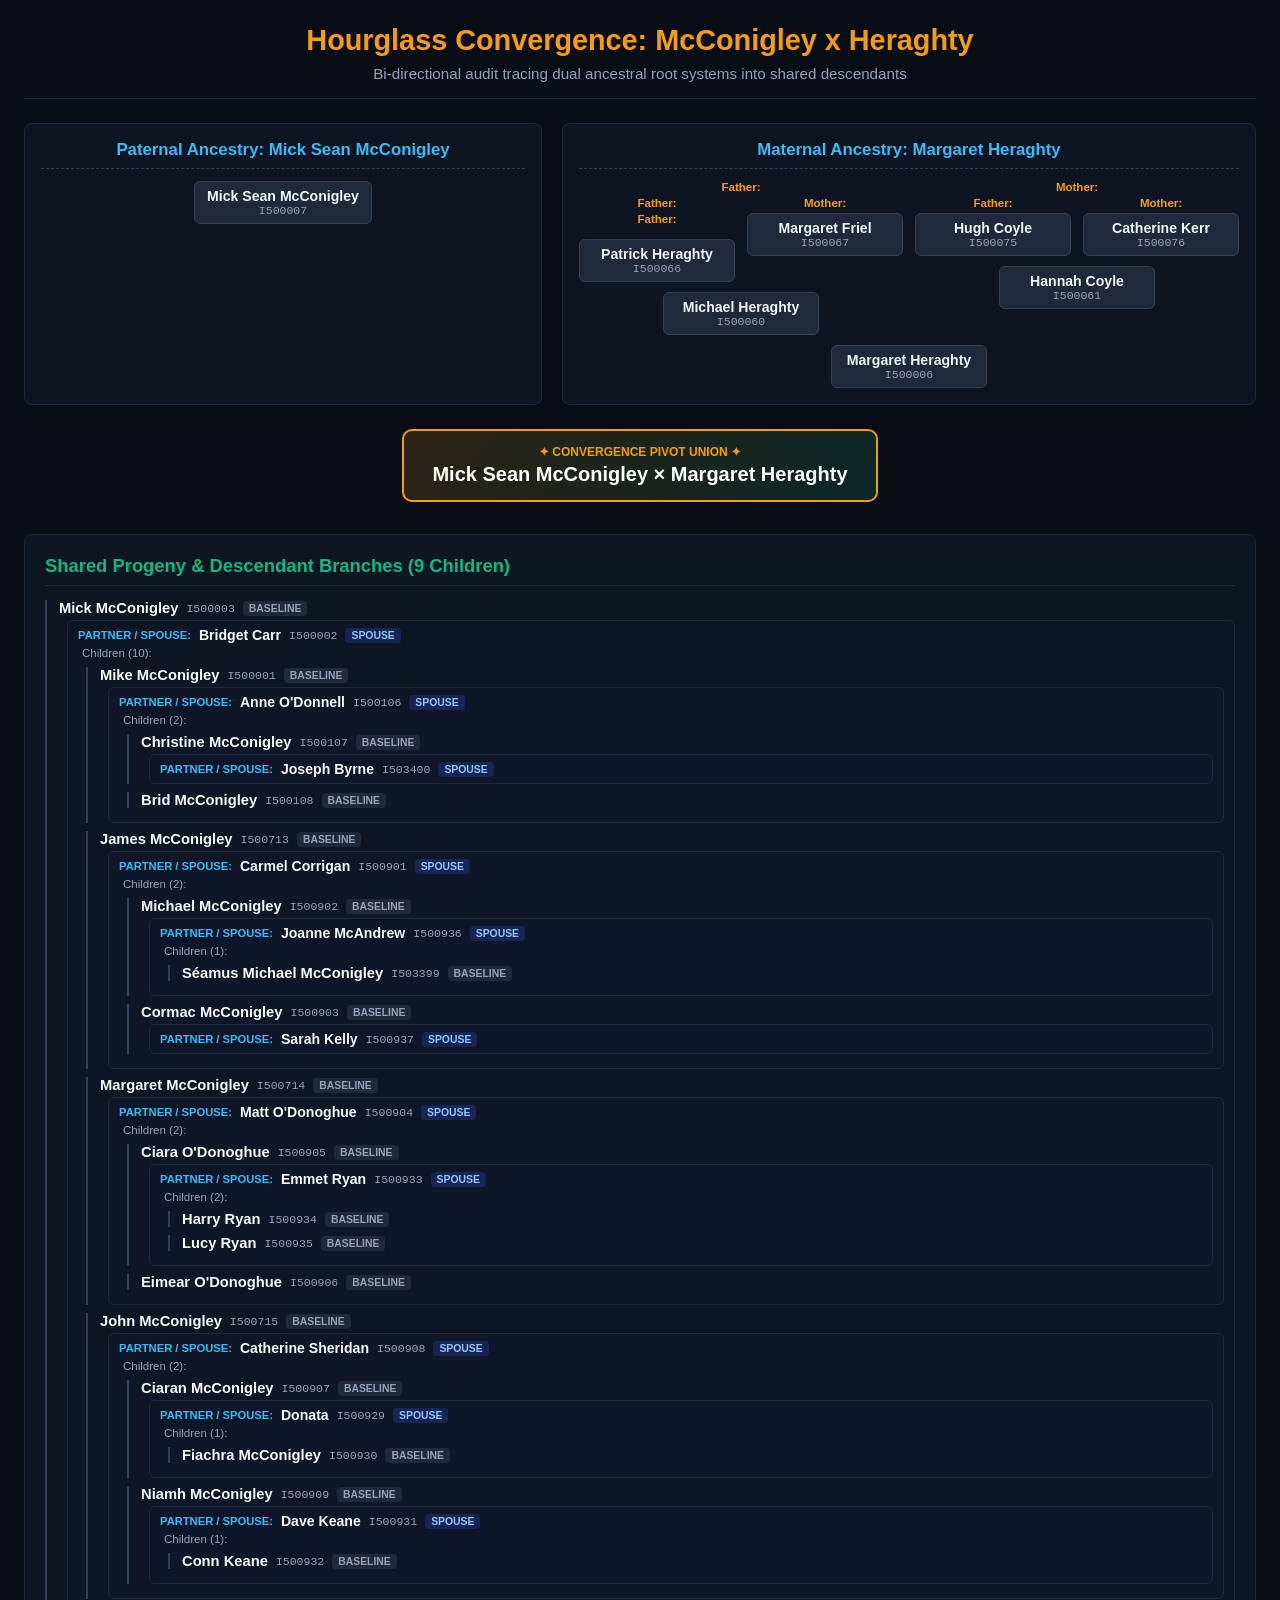
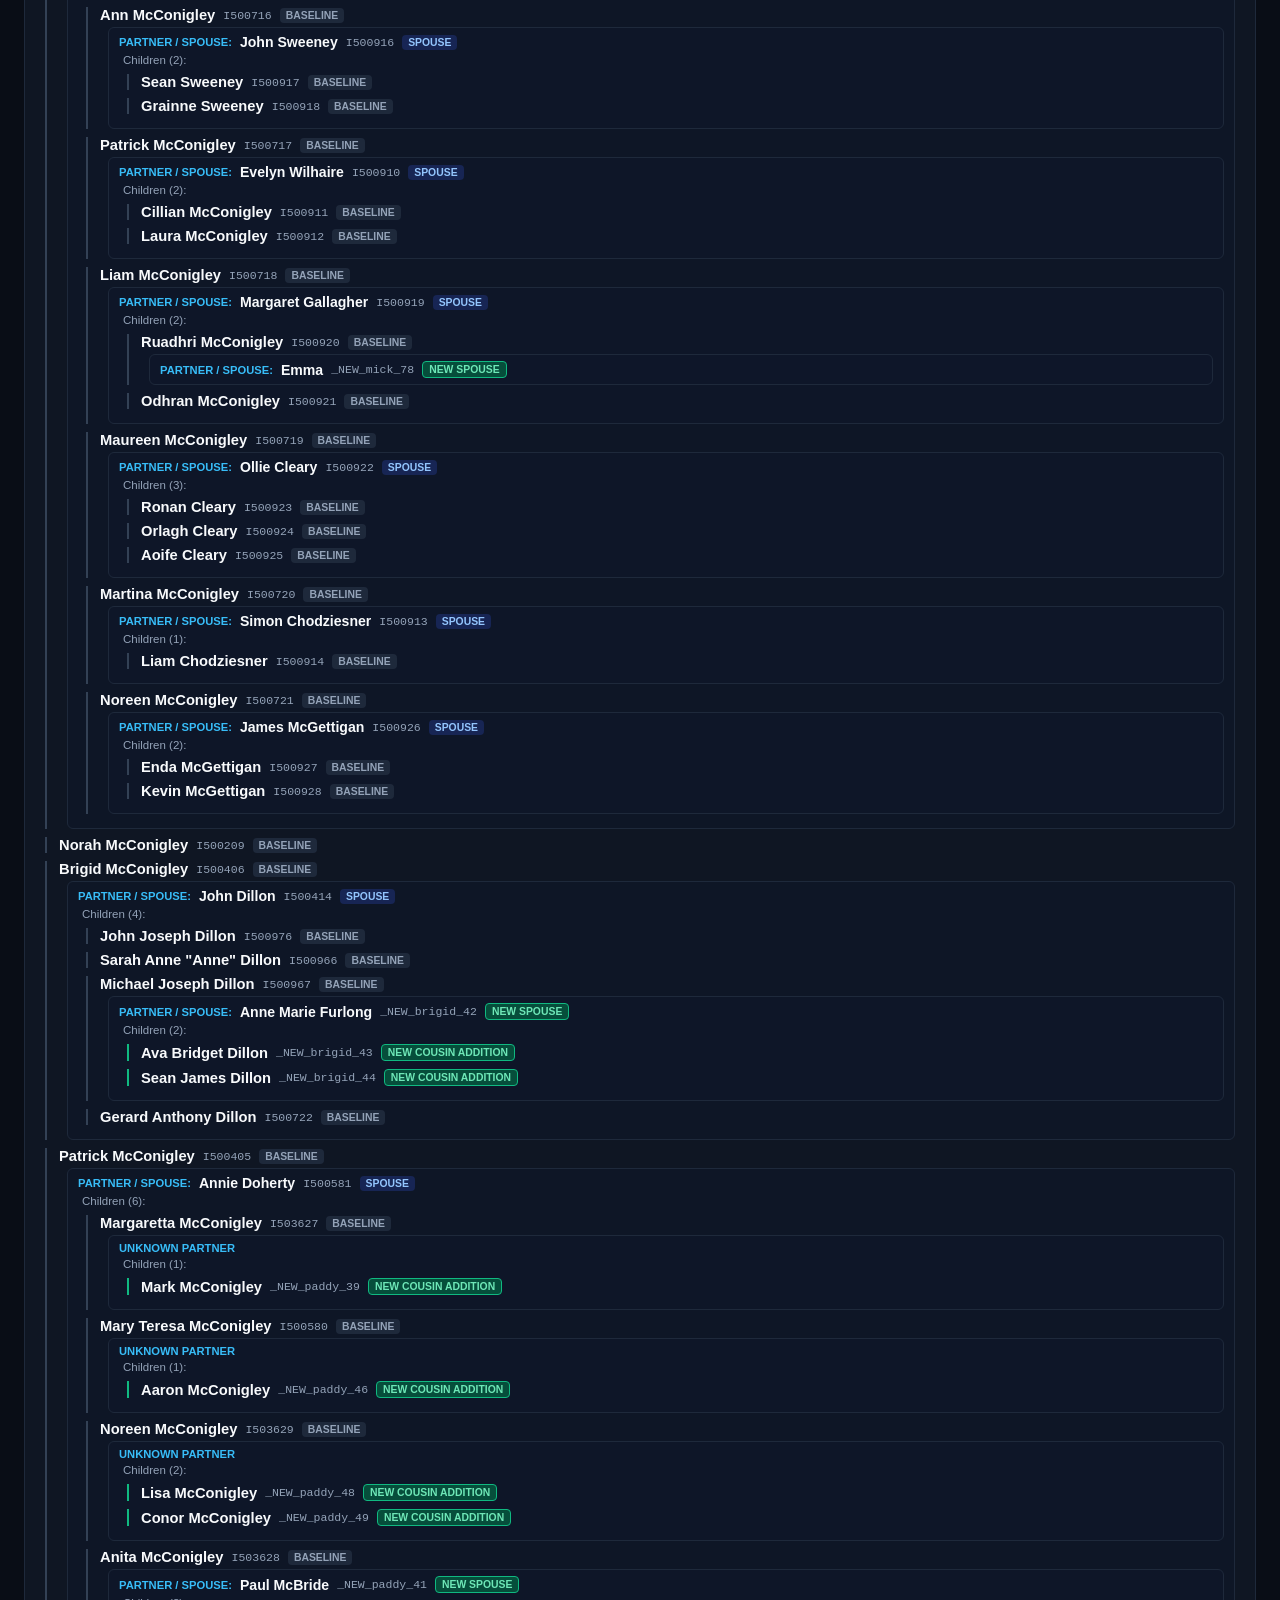
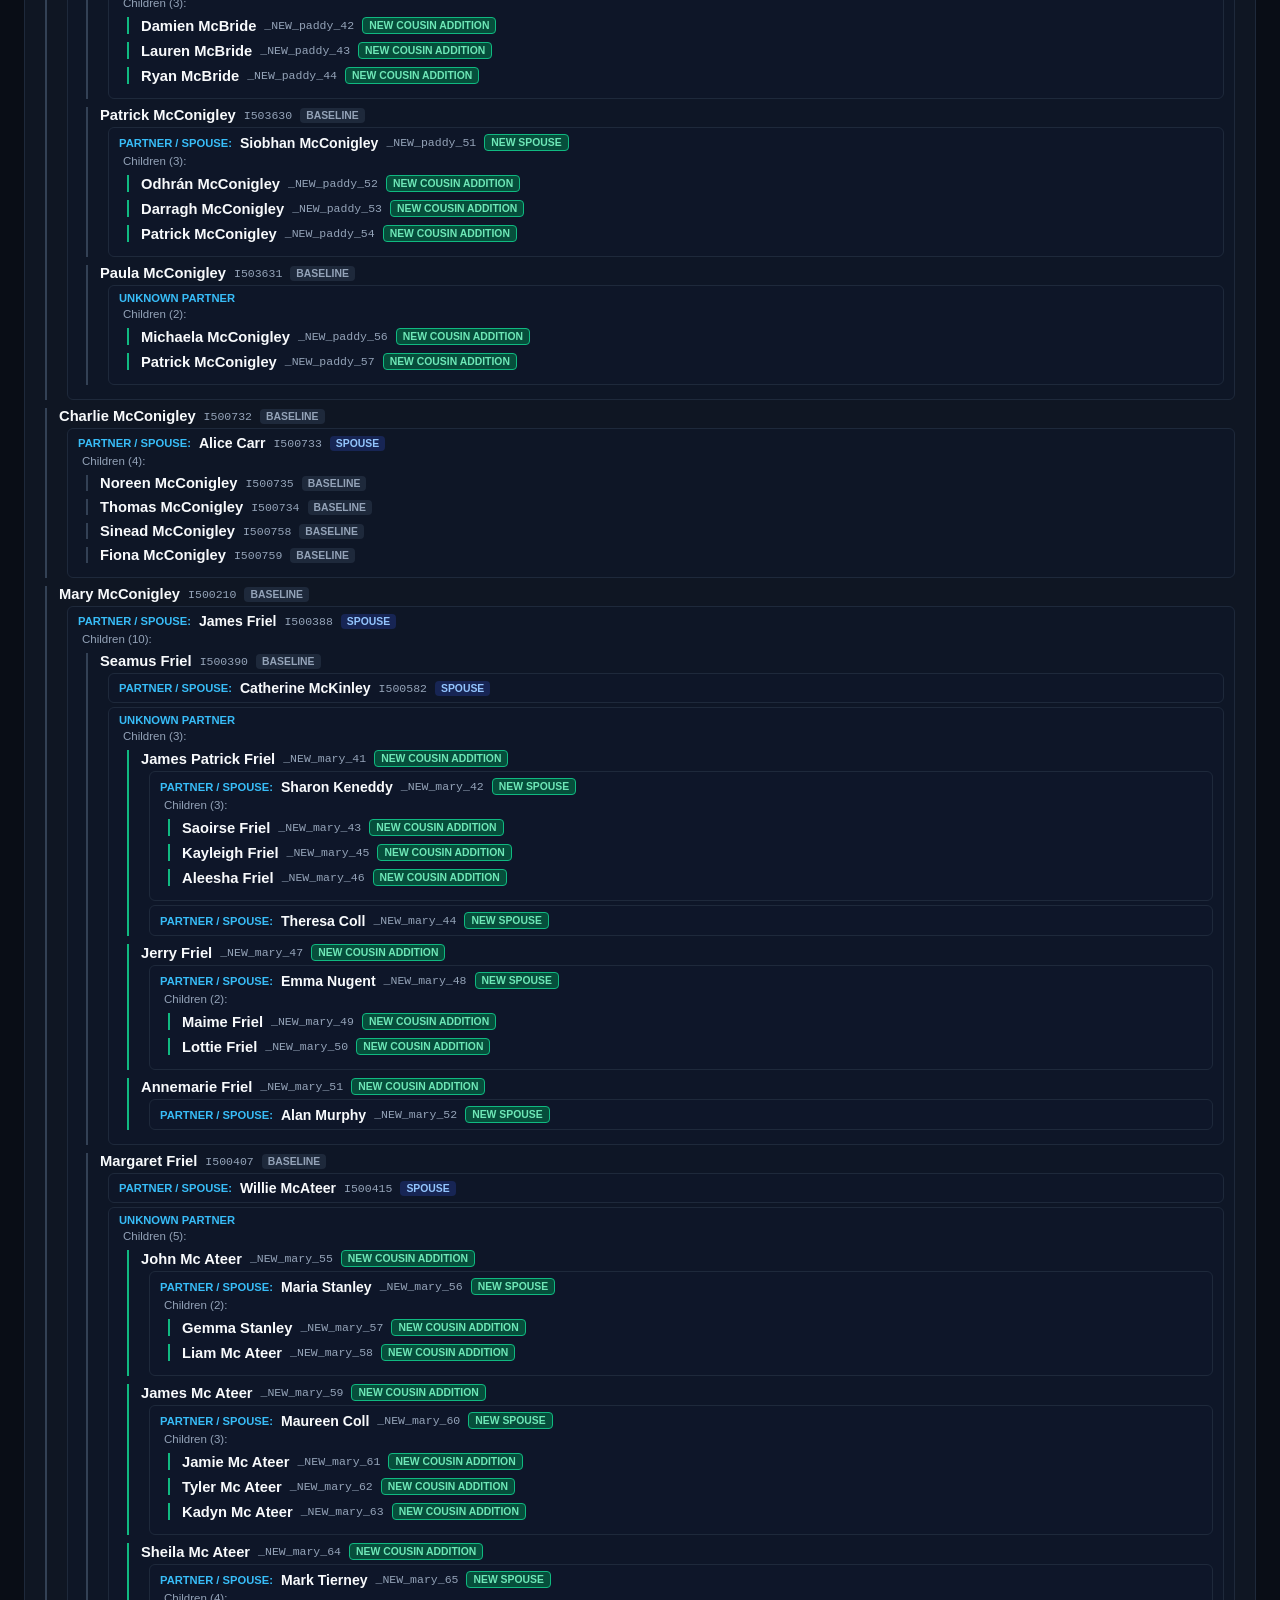
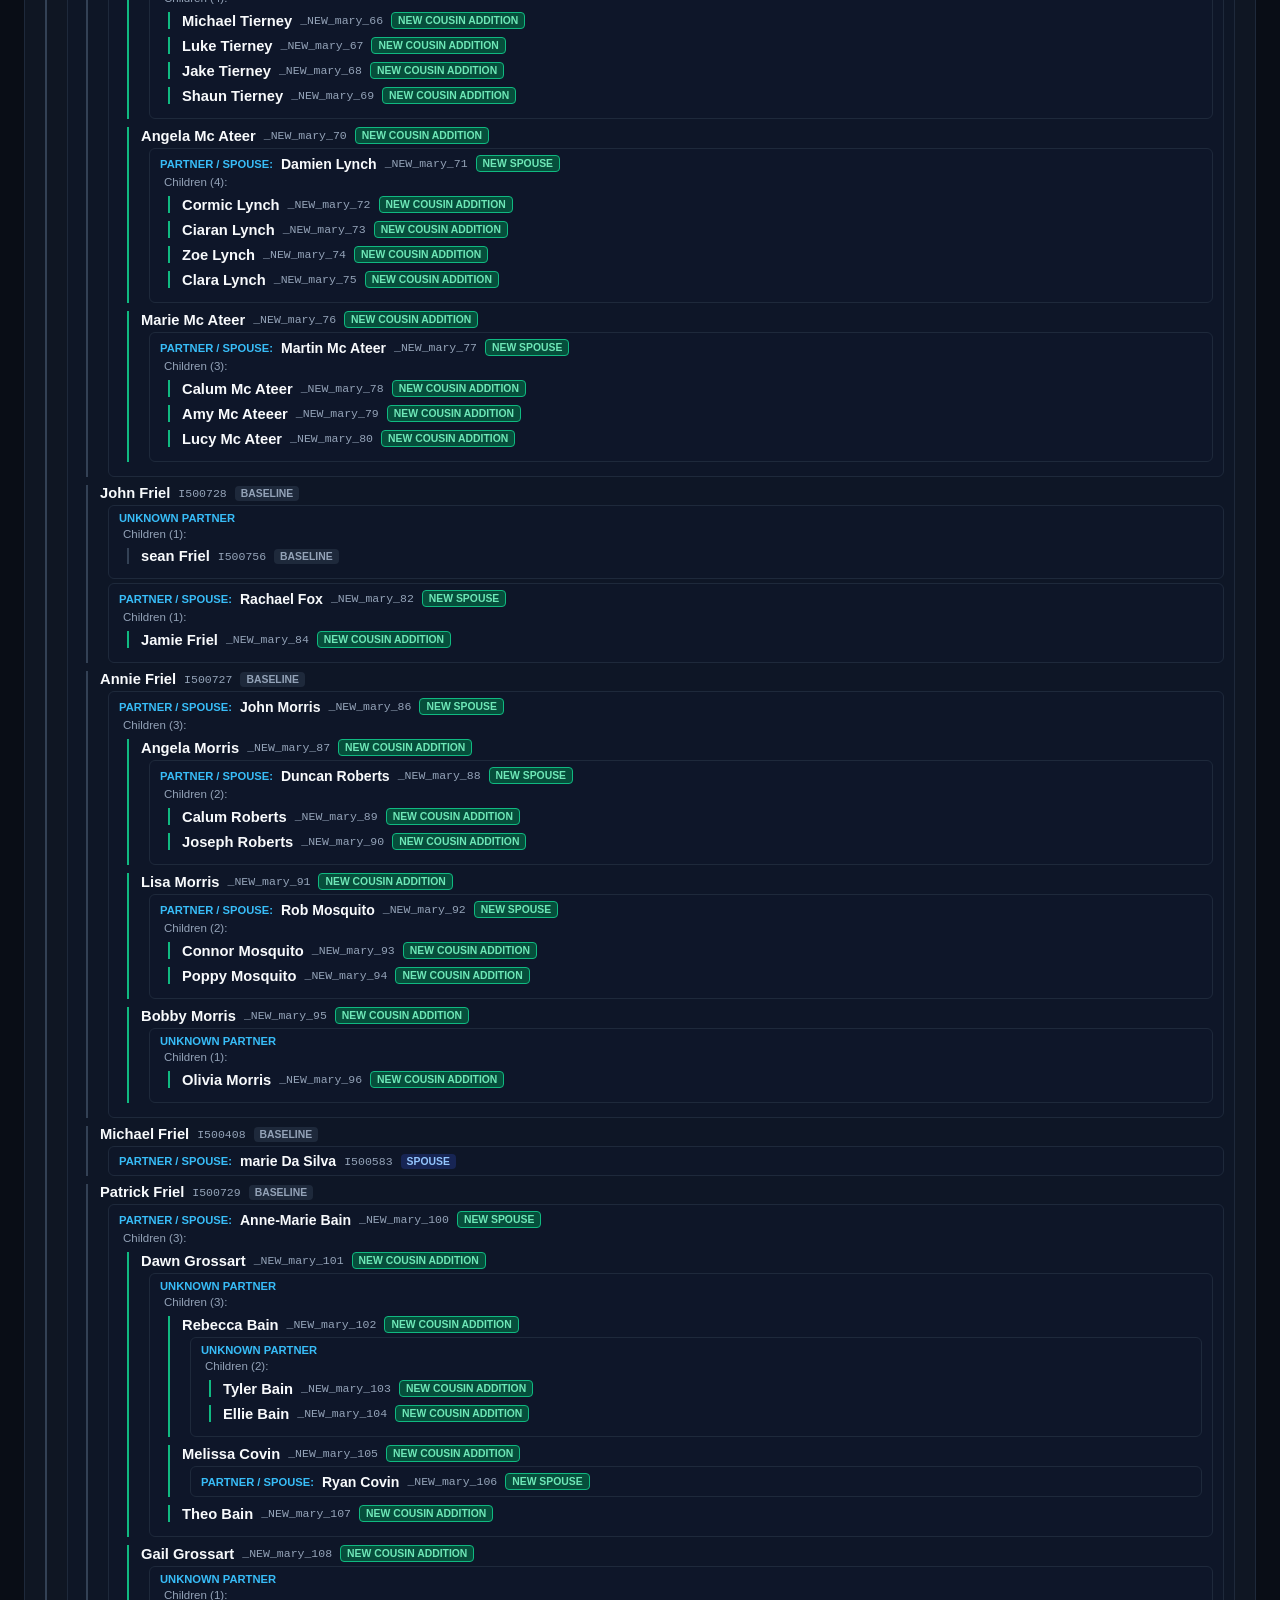
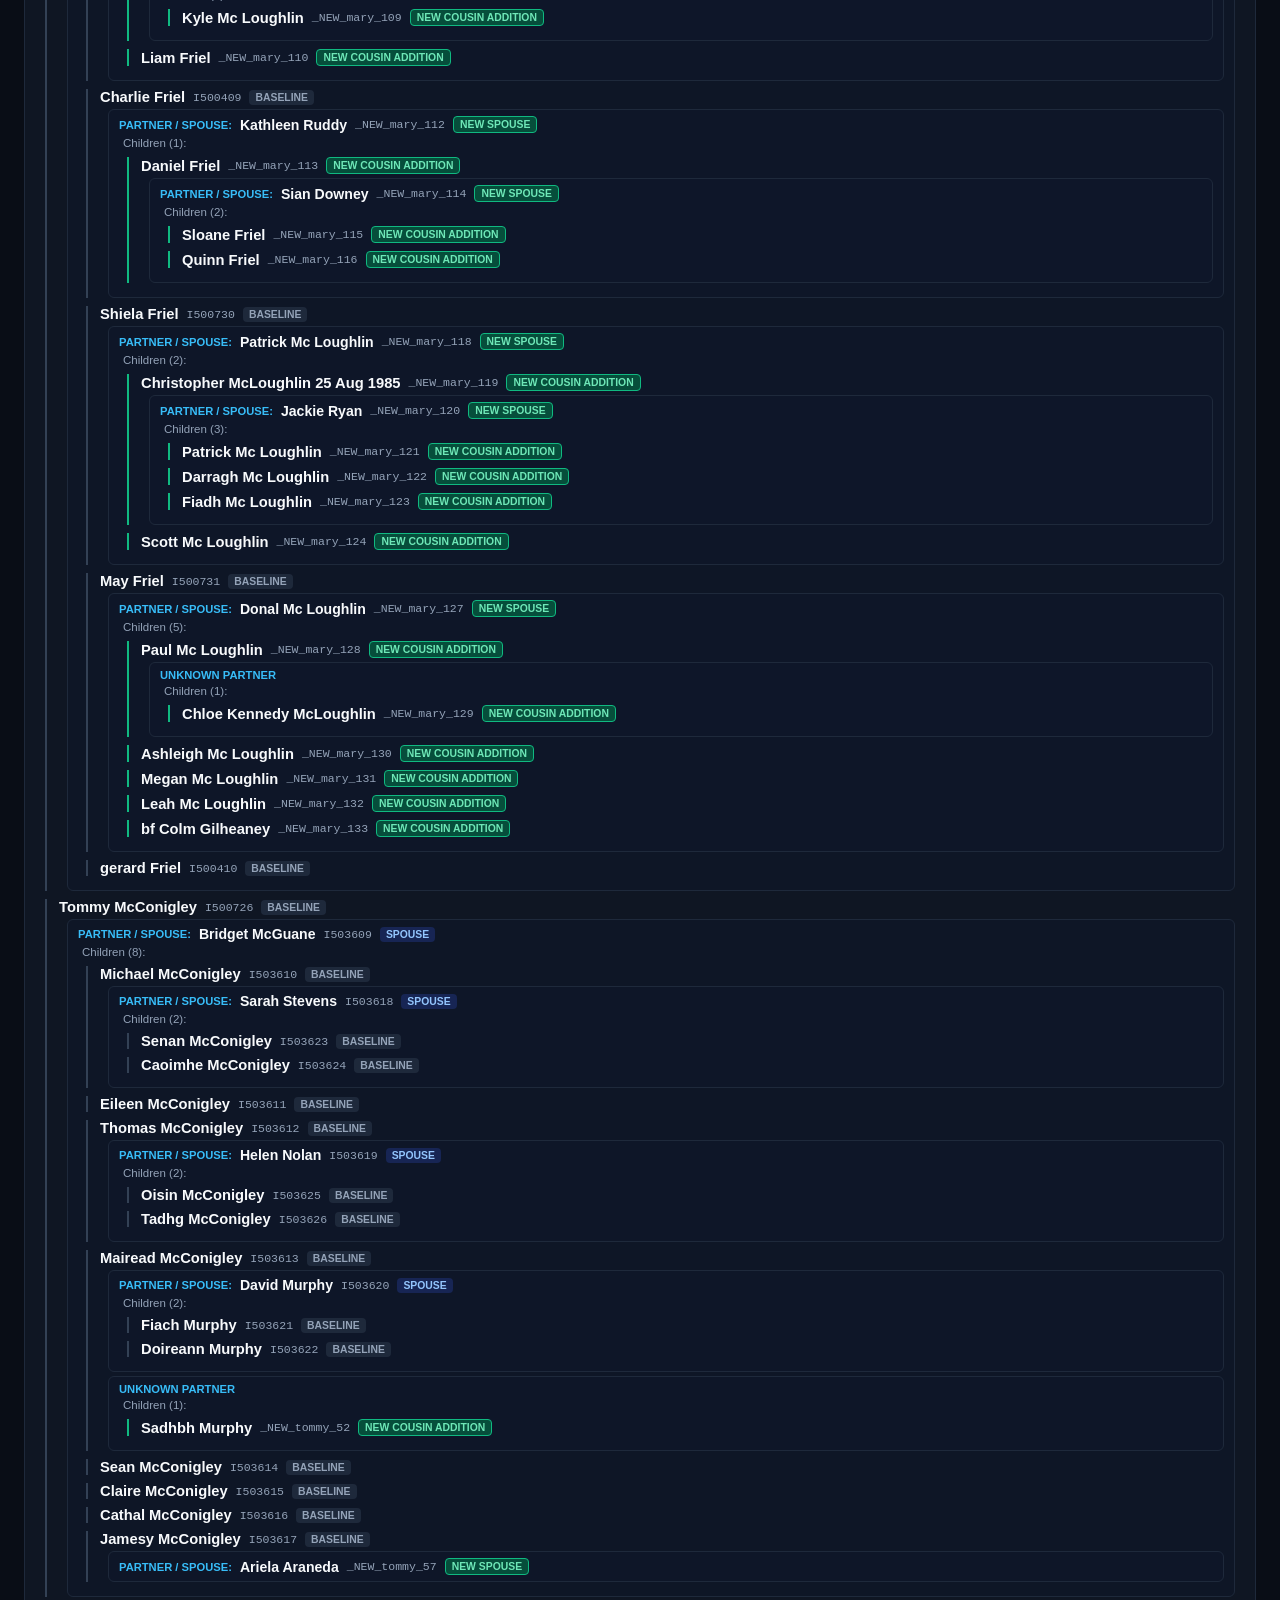
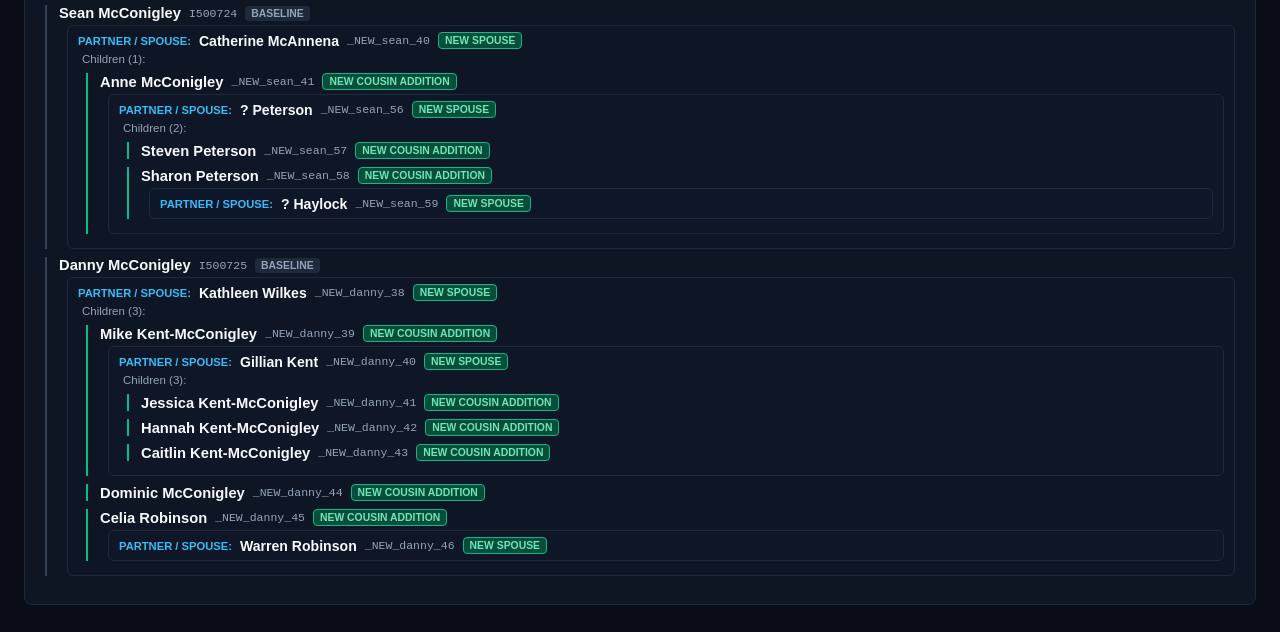
<file: Cousin_Review/hourglass_convergence.html>
<!DOCTYPE html>
<html lang="en">
<head>
    <meta charset="UTF-8">
    <title>Hourglass Convergence: McConigley x Heraghty</title>
    <style>
        body {
            background: #090d16;
            color: #f8fafc;
            font-family: -apple-system, BlinkMacSystemFont, "Segoe UI", Roboto, sans-serif;
            margin: 0;
            padding: 24px;
        }
        .header {
            text-align: center;
            border-bottom: 1px solid #1e293b;
            padding-bottom: 16px;
            margin-bottom: 24px;
        }
        .header h1 { color: #f59e0b; margin: 0 0 8px 0; font-size: 1.8rem; }
        .header p { color: #94a3b8; margin: 0; font-size: 0.95rem; }
        .ancestry-split {
            display: flex;
            gap: 20px;
            justify-content: center;
            margin-bottom: 24px;
        }
        .pedigree-wing {
            flex: 1;
            background: rgba(17, 24, 39, 0.7);
            border: 1px solid #1e293b;
            border-radius: 8px;
            padding: 16px;
        }
        .wing-title {
            font-weight: 700;
            font-size: 1.05rem;
            color: #38bdf8;
            border-bottom: 1px dashed #334155;
            padding-bottom: 8px;
            margin-bottom: 12px;
            text-align: center;
        }
        .ancestor-unit {
            display: flex;
            flex-direction: column;
            align-items: center;
            gap: 10px;
        }
        .ancestor-branch {
            display: flex;
            gap: 12px;
            justify-content: space-around;
            width: 100%;
        }
        .branch-col {
            flex: 1;
            display: flex;
            flex-direction: column;
            align-items: center;
        }
        .anc-tag { font-size: 0.72rem; color: #f59e0b; font-weight: bold; margin-bottom: 4px; }
        .ancestor-card {
            background: #1e293b;
            border: 1px solid #334155;
            border-radius: 6px;
            padding: 6px 12px;
            text-align: center;
            min-width: 130px;
        }
        .ancestor-card .p-name { font-weight: 600; font-size: 0.88rem; color: #f1f5f9; }
        .ancestor-card .p-id { font-size: 0.72rem; color: #94a3b8; font-family: monospace; }
        .knot-container {
            display: flex;
            justify-content: center;
            margin: 16px 0 32px 0;
        }
        .knot-card {
            background: linear-gradient(135deg, rgba(245, 158, 11, 0.15), rgba(16, 185, 129, 0.15));
            border: 2px solid #f59e0b;
            border-radius: 10px;
            padding: 14px 28px;
            text-align: center;
        }
        .knot-title { font-size: 0.75rem; text-transform: uppercase; color: #f59e0b; font-weight: bold; }
        .knot-names { font-size: 1.25rem; font-weight: bold; color: #ffffff; margin-top: 4px; }
        .descendants-section {
            background: rgba(17, 24, 39, 0.8);
            border: 1px solid #1e293b;
            border-radius: 8px;
            padding: 20px;
        }
        .section-header {
            font-size: 1.15rem;
            font-weight: bold;
            color: #10b981;
            margin-bottom: 14px;
            border-bottom: 1px solid #1e293b;
            padding-bottom: 8px;
        }
        .person-node { border-left: 2px solid #334155; padding-left: 12px; margin: 8px 0; }
        .node-new { border-left-color: #10b981; }
        .node-header { display: flex; align-items: center; gap: 8px; margin-bottom: 4px; }
        .person-name { font-weight: 600; font-size: 0.92rem; }
        .person-id { font-size: 0.72rem; color: #94a3b8; font-family: monospace; }
        .badge { font-size: 0.65rem; padding: 2px 6px; border-radius: 4px; font-weight: 600; }
        .new-badge { background: #064e3b; color: #6ee7b7; border: 1px solid #10b981; }
        .base-badge { background: #1e293b; color: #94a3b8; }
        .sp-badge { background: #172554; color: #93c5fd; }
        .spouse-box {
            background: rgba(15, 23, 42, 0.5);
            border: 1px solid #1e293b;
            border-radius: 6px;
            padding: 6px 10px;
            margin: 4px 0 4px 8px;
        }
        .spouse-header { display: flex; align-items: center; gap: 8px; }
        .spouse-label { font-size: 0.7rem; color: #38bdf8; font-weight: bold; }
        .spouse-name { font-weight: 600; font-size: 0.88rem; }
        .spouse-id { font-size: 0.72rem; color: #94a3b8; font-family: monospace; }
        .children-title { font-size: 0.72rem; color: #94a3b8; margin: 4px 0 2px 4px; }
        .children-list { margin-left: 8px; }
    </style>
</head>
<body>
    <div class="header">
        <h1>Hourglass Convergence: McConigley x Heraghty</h1>
        <p>Bi-directional audit tracing dual ancestral root systems into shared descendants</p>
    </div>

    <div class="ancestry-split">
        <div class="pedigree-wing">
            <div class="wing-title">Paternal Ancestry: Mick Sean McConigley</div>
            <div class="ancestor-unit">
    <div class="ancestor-card">
        <div class="p-name">Mick Sean McConigley</div>
        <div class="p-id">I500007</div>
    </div>
    </div>
        </div>
        <div class="pedigree-wing">
            <div class="wing-title">Maternal Ancestry: Margaret Heraghty</div>
            <div class="ancestor-unit"><div class="ancestor-branch"><div class="branch-col"><span class="anc-tag">Father:</span><div class="ancestor-unit"><div class="ancestor-branch"><div class="branch-col"><span class="anc-tag">Father:</span><div class="ancestor-unit"><div class="ancestor-branch"><div class="branch-col"><span class="anc-tag">Father:</span></div></div>
    <div class="ancestor-card">
        <div class="p-name">Patrick Heraghty</div>
        <div class="p-id">I500066</div>
    </div>
    </div></div><div class="branch-col"><span class="anc-tag">Mother:</span><div class="ancestor-unit">
    <div class="ancestor-card">
        <div class="p-name">Margaret Friel</div>
        <div class="p-id">I500067</div>
    </div>
    </div></div></div>
    <div class="ancestor-card">
        <div class="p-name">Michael Heraghty</div>
        <div class="p-id">I500060</div>
    </div>
    </div></div><div class="branch-col"><span class="anc-tag">Mother:</span><div class="ancestor-unit"><div class="ancestor-branch"><div class="branch-col"><span class="anc-tag">Father:</span><div class="ancestor-unit">
    <div class="ancestor-card">
        <div class="p-name">Hugh Coyle</div>
        <div class="p-id">I500075</div>
    </div>
    </div></div><div class="branch-col"><span class="anc-tag">Mother:</span><div class="ancestor-unit">
    <div class="ancestor-card">
        <div class="p-name">Catherine Kerr</div>
        <div class="p-id">I500076</div>
    </div>
    </div></div></div>
    <div class="ancestor-card">
        <div class="p-name">Hannah Coyle</div>
        <div class="p-id">I500061</div>
    </div>
    </div></div></div>
    <div class="ancestor-card">
        <div class="p-name">Margaret Heraghty</div>
        <div class="p-id">I500006</div>
    </div>
    </div>
        </div>
    </div>

    <div class="knot-container">
        <div class="knot-card">
            <div class="knot-title">&#10022; Convergence Pivot Union &#10022;</div>
            <div class="knot-names">Mick Sean McConigley &times; Margaret Heraghty</div>
        </div>
    </div>

    <div class="descendants-section">
        <div class="section-header">Shared Progeny &amp; Descendant Branches (9 Children)</div>
        <div class="descendants-container">
            
    <div class="person-node node-base">
        <div class="node-header">
            <span class="person-name">Mick McConigley</span>
            <span class="person-id">I500003</span>
            <span class="badge base-badge">BASELINE</span>
        </div>
    <div class="marriages-container">
                <div class="spouse-box">
                    <div class="spouse-header">
                        <span class="spouse-label">PARTNER / SPOUSE:</span>
                        <span class="spouse-name">Bridget Carr</span>
                        <span class="spouse-id">I500002</span>
                        <span class="badge sp-badge">SPOUSE</span>
                    </div>
                <div class="children-title">Children (10):</div><div class="children-list">
    <div class="person-node node-base">
        <div class="node-header">
            <span class="person-name">Mike McConigley</span>
            <span class="person-id">I500001</span>
            <span class="badge base-badge">BASELINE</span>
        </div>
    <div class="marriages-container">
                <div class="spouse-box">
                    <div class="spouse-header">
                        <span class="spouse-label">PARTNER / SPOUSE:</span>
                        <span class="spouse-name">Anne O&#x27;Donnell</span>
                        <span class="spouse-id">I500106</span>
                        <span class="badge sp-badge">SPOUSE</span>
                    </div>
                <div class="children-title">Children (2):</div><div class="children-list">
    <div class="person-node node-base">
        <div class="node-header">
            <span class="person-name">Christine McConigley</span>
            <span class="person-id">I500107</span>
            <span class="badge base-badge">BASELINE</span>
        </div>
    <div class="marriages-container">
                <div class="spouse-box">
                    <div class="spouse-header">
                        <span class="spouse-label">PARTNER / SPOUSE:</span>
                        <span class="spouse-name">Joseph Byrne</span>
                        <span class="spouse-id">I503400</span>
                        <span class="badge sp-badge">SPOUSE</span>
                    </div>
                </div></div></div>
    <div class="person-node node-base">
        <div class="node-header">
            <span class="person-name">Brid McConigley</span>
            <span class="person-id">I500108</span>
            <span class="badge base-badge">BASELINE</span>
        </div>
    </div></div></div></div></div>
    <div class="person-node node-base">
        <div class="node-header">
            <span class="person-name">James McConigley</span>
            <span class="person-id">I500713</span>
            <span class="badge base-badge">BASELINE</span>
        </div>
    <div class="marriages-container">
                <div class="spouse-box">
                    <div class="spouse-header">
                        <span class="spouse-label">PARTNER / SPOUSE:</span>
                        <span class="spouse-name">Carmel Corrigan</span>
                        <span class="spouse-id">I500901</span>
                        <span class="badge sp-badge">SPOUSE</span>
                    </div>
                <div class="children-title">Children (2):</div><div class="children-list">
    <div class="person-node node-base">
        <div class="node-header">
            <span class="person-name">Michael McConigley</span>
            <span class="person-id">I500902</span>
            <span class="badge base-badge">BASELINE</span>
        </div>
    <div class="marriages-container">
                <div class="spouse-box">
                    <div class="spouse-header">
                        <span class="spouse-label">PARTNER / SPOUSE:</span>
                        <span class="spouse-name">Joanne McAndrew</span>
                        <span class="spouse-id">I500936</span>
                        <span class="badge sp-badge">SPOUSE</span>
                    </div>
                <div class="children-title">Children (1):</div><div class="children-list">
    <div class="person-node node-base">
        <div class="node-header">
            <span class="person-name">Séamus Michael McConigley</span>
            <span class="person-id">I503399</span>
            <span class="badge base-badge">BASELINE</span>
        </div>
    </div></div></div></div></div>
    <div class="person-node node-base">
        <div class="node-header">
            <span class="person-name">Cormac McConigley</span>
            <span class="person-id">I500903</span>
            <span class="badge base-badge">BASELINE</span>
        </div>
    <div class="marriages-container">
                <div class="spouse-box">
                    <div class="spouse-header">
                        <span class="spouse-label">PARTNER / SPOUSE:</span>
                        <span class="spouse-name">Sarah Kelly</span>
                        <span class="spouse-id">I500937</span>
                        <span class="badge sp-badge">SPOUSE</span>
                    </div>
                </div></div></div></div></div></div></div>
    <div class="person-node node-base">
        <div class="node-header">
            <span class="person-name">Margaret McConigley</span>
            <span class="person-id">I500714</span>
            <span class="badge base-badge">BASELINE</span>
        </div>
    <div class="marriages-container">
                <div class="spouse-box">
                    <div class="spouse-header">
                        <span class="spouse-label">PARTNER / SPOUSE:</span>
                        <span class="spouse-name">Matt O&#x27;Donoghue</span>
                        <span class="spouse-id">I500904</span>
                        <span class="badge sp-badge">SPOUSE</span>
                    </div>
                <div class="children-title">Children (2):</div><div class="children-list">
    <div class="person-node node-base">
        <div class="node-header">
            <span class="person-name">Ciara O&#x27;Donoghue</span>
            <span class="person-id">I500905</span>
            <span class="badge base-badge">BASELINE</span>
        </div>
    <div class="marriages-container">
                <div class="spouse-box">
                    <div class="spouse-header">
                        <span class="spouse-label">PARTNER / SPOUSE:</span>
                        <span class="spouse-name">Emmet Ryan</span>
                        <span class="spouse-id">I500933</span>
                        <span class="badge sp-badge">SPOUSE</span>
                    </div>
                <div class="children-title">Children (2):</div><div class="children-list">
    <div class="person-node node-base">
        <div class="node-header">
            <span class="person-name">Harry Ryan</span>
            <span class="person-id">I500934</span>
            <span class="badge base-badge">BASELINE</span>
        </div>
    </div>
    <div class="person-node node-base">
        <div class="node-header">
            <span class="person-name">Lucy Ryan</span>
            <span class="person-id">I500935</span>
            <span class="badge base-badge">BASELINE</span>
        </div>
    </div></div></div></div></div>
    <div class="person-node node-base">
        <div class="node-header">
            <span class="person-name">Eimear O&#x27;Donoghue</span>
            <span class="person-id">I500906</span>
            <span class="badge base-badge">BASELINE</span>
        </div>
    </div></div></div></div></div>
    <div class="person-node node-base">
        <div class="node-header">
            <span class="person-name">John McConigley</span>
            <span class="person-id">I500715</span>
            <span class="badge base-badge">BASELINE</span>
        </div>
    <div class="marriages-container">
                <div class="spouse-box">
                    <div class="spouse-header">
                        <span class="spouse-label">PARTNER / SPOUSE:</span>
                        <span class="spouse-name">Catherine Sheridan</span>
                        <span class="spouse-id">I500908</span>
                        <span class="badge sp-badge">SPOUSE</span>
                    </div>
                <div class="children-title">Children (2):</div><div class="children-list">
    <div class="person-node node-base">
        <div class="node-header">
            <span class="person-name">Ciaran McConigley</span>
            <span class="person-id">I500907</span>
            <span class="badge base-badge">BASELINE</span>
        </div>
    <div class="marriages-container">
                <div class="spouse-box">
                    <div class="spouse-header">
                        <span class="spouse-label">PARTNER / SPOUSE:</span>
                        <span class="spouse-name">Donata</span>
                        <span class="spouse-id">I500929</span>
                        <span class="badge sp-badge">SPOUSE</span>
                    </div>
                <div class="children-title">Children (1):</div><div class="children-list">
    <div class="person-node node-base">
        <div class="node-header">
            <span class="person-name">Fiachra McConigley</span>
            <span class="person-id">I500930</span>
            <span class="badge base-badge">BASELINE</span>
        </div>
    </div></div></div></div></div>
    <div class="person-node node-base">
        <div class="node-header">
            <span class="person-name">Niamh McConigley</span>
            <span class="person-id">I500909</span>
            <span class="badge base-badge">BASELINE</span>
        </div>
    <div class="marriages-container">
                <div class="spouse-box">
                    <div class="spouse-header">
                        <span class="spouse-label">PARTNER / SPOUSE:</span>
                        <span class="spouse-name">Dave Keane</span>
                        <span class="spouse-id">I500931</span>
                        <span class="badge sp-badge">SPOUSE</span>
                    </div>
                <div class="children-title">Children (1):</div><div class="children-list">
    <div class="person-node node-base">
        <div class="node-header">
            <span class="person-name">Conn Keane</span>
            <span class="person-id">I500932</span>
            <span class="badge base-badge">BASELINE</span>
        </div>
    </div></div></div></div></div></div></div></div></div>
    <div class="person-node node-base">
        <div class="node-header">
            <span class="person-name">Ann McConigley</span>
            <span class="person-id">I500716</span>
            <span class="badge base-badge">BASELINE</span>
        </div>
    <div class="marriages-container">
                <div class="spouse-box">
                    <div class="spouse-header">
                        <span class="spouse-label">PARTNER / SPOUSE:</span>
                        <span class="spouse-name">John Sweeney</span>
                        <span class="spouse-id">I500916</span>
                        <span class="badge sp-badge">SPOUSE</span>
                    </div>
                <div class="children-title">Children (2):</div><div class="children-list">
    <div class="person-node node-base">
        <div class="node-header">
            <span class="person-name">Sean Sweeney</span>
            <span class="person-id">I500917</span>
            <span class="badge base-badge">BASELINE</span>
        </div>
    </div>
    <div class="person-node node-base">
        <div class="node-header">
            <span class="person-name">Grainne Sweeney</span>
            <span class="person-id">I500918</span>
            <span class="badge base-badge">BASELINE</span>
        </div>
    </div></div></div></div></div>
    <div class="person-node node-base">
        <div class="node-header">
            <span class="person-name">Patrick McConigley</span>
            <span class="person-id">I500717</span>
            <span class="badge base-badge">BASELINE</span>
        </div>
    <div class="marriages-container">
                <div class="spouse-box">
                    <div class="spouse-header">
                        <span class="spouse-label">PARTNER / SPOUSE:</span>
                        <span class="spouse-name">Evelyn Wilhaire</span>
                        <span class="spouse-id">I500910</span>
                        <span class="badge sp-badge">SPOUSE</span>
                    </div>
                <div class="children-title">Children (2):</div><div class="children-list">
    <div class="person-node node-base">
        <div class="node-header">
            <span class="person-name">Cillian McConigley</span>
            <span class="person-id">I500911</span>
            <span class="badge base-badge">BASELINE</span>
        </div>
    </div>
    <div class="person-node node-base">
        <div class="node-header">
            <span class="person-name">Laura McConigley</span>
            <span class="person-id">I500912</span>
            <span class="badge base-badge">BASELINE</span>
        </div>
    </div></div></div></div></div>
    <div class="person-node node-base">
        <div class="node-header">
            <span class="person-name">Liam McConigley</span>
            <span class="person-id">I500718</span>
            <span class="badge base-badge">BASELINE</span>
        </div>
    <div class="marriages-container">
                <div class="spouse-box">
                    <div class="spouse-header">
                        <span class="spouse-label">PARTNER / SPOUSE:</span>
                        <span class="spouse-name">Margaret Gallagher</span>
                        <span class="spouse-id">I500919</span>
                        <span class="badge sp-badge">SPOUSE</span>
                    </div>
                <div class="children-title">Children (2):</div><div class="children-list">
    <div class="person-node node-base">
        <div class="node-header">
            <span class="person-name">Ruadhri McConigley</span>
            <span class="person-id">I500920</span>
            <span class="badge base-badge">BASELINE</span>
        </div>
    <div class="marriages-container">
                <div class="spouse-box">
                    <div class="spouse-header">
                        <span class="spouse-label">PARTNER / SPOUSE:</span>
                        <span class="spouse-name">Emma</span>
                        <span class="spouse-id">_NEW_mick_78</span>
                        <span class="badge new-badge">NEW SPOUSE</span>
                    </div>
                </div></div></div>
    <div class="person-node node-base">
        <div class="node-header">
            <span class="person-name">Odhran McConigley</span>
            <span class="person-id">I500921</span>
            <span class="badge base-badge">BASELINE</span>
        </div>
    </div></div></div></div></div>
    <div class="person-node node-base">
        <div class="node-header">
            <span class="person-name">Maureen McConigley</span>
            <span class="person-id">I500719</span>
            <span class="badge base-badge">BASELINE</span>
        </div>
    <div class="marriages-container">
                <div class="spouse-box">
                    <div class="spouse-header">
                        <span class="spouse-label">PARTNER / SPOUSE:</span>
                        <span class="spouse-name">Ollie Cleary</span>
                        <span class="spouse-id">I500922</span>
                        <span class="badge sp-badge">SPOUSE</span>
                    </div>
                <div class="children-title">Children (3):</div><div class="children-list">
    <div class="person-node node-base">
        <div class="node-header">
            <span class="person-name">Ronan Cleary</span>
            <span class="person-id">I500923</span>
            <span class="badge base-badge">BASELINE</span>
        </div>
    </div>
    <div class="person-node node-base">
        <div class="node-header">
            <span class="person-name">Orlagh Cleary</span>
            <span class="person-id">I500924</span>
            <span class="badge base-badge">BASELINE</span>
        </div>
    </div>
    <div class="person-node node-base">
        <div class="node-header">
            <span class="person-name">Aoife Cleary</span>
            <span class="person-id">I500925</span>
            <span class="badge base-badge">BASELINE</span>
        </div>
    </div></div></div></div></div>
    <div class="person-node node-base">
        <div class="node-header">
            <span class="person-name">Martina McConigley</span>
            <span class="person-id">I500720</span>
            <span class="badge base-badge">BASELINE</span>
        </div>
    <div class="marriages-container">
                <div class="spouse-box">
                    <div class="spouse-header">
                        <span class="spouse-label">PARTNER / SPOUSE:</span>
                        <span class="spouse-name">Simon Chodziesner</span>
                        <span class="spouse-id">I500913</span>
                        <span class="badge sp-badge">SPOUSE</span>
                    </div>
                <div class="children-title">Children (1):</div><div class="children-list">
    <div class="person-node node-base">
        <div class="node-header">
            <span class="person-name">Liam Chodziesner</span>
            <span class="person-id">I500914</span>
            <span class="badge base-badge">BASELINE</span>
        </div>
    </div></div></div></div></div>
    <div class="person-node node-base">
        <div class="node-header">
            <span class="person-name">Noreen McConigley</span>
            <span class="person-id">I500721</span>
            <span class="badge base-badge">BASELINE</span>
        </div>
    <div class="marriages-container">
                <div class="spouse-box">
                    <div class="spouse-header">
                        <span class="spouse-label">PARTNER / SPOUSE:</span>
                        <span class="spouse-name">James McGettigan</span>
                        <span class="spouse-id">I500926</span>
                        <span class="badge sp-badge">SPOUSE</span>
                    </div>
                <div class="children-title">Children (2):</div><div class="children-list">
    <div class="person-node node-base">
        <div class="node-header">
            <span class="person-name">Enda McGettigan</span>
            <span class="person-id">I500927</span>
            <span class="badge base-badge">BASELINE</span>
        </div>
    </div>
    <div class="person-node node-base">
        <div class="node-header">
            <span class="person-name">Kevin McGettigan</span>
            <span class="person-id">I500928</span>
            <span class="badge base-badge">BASELINE</span>
        </div>
    </div></div></div></div></div></div></div></div></div>
    <div class="person-node node-base">
        <div class="node-header">
            <span class="person-name">Norah McConigley</span>
            <span class="person-id">I500209</span>
            <span class="badge base-badge">BASELINE</span>
        </div>
    </div>
    <div class="person-node node-base">
        <div class="node-header">
            <span class="person-name">Brigid McConigley</span>
            <span class="person-id">I500406</span>
            <span class="badge base-badge">BASELINE</span>
        </div>
    <div class="marriages-container">
                <div class="spouse-box">
                    <div class="spouse-header">
                        <span class="spouse-label">PARTNER / SPOUSE:</span>
                        <span class="spouse-name">John Dillon</span>
                        <span class="spouse-id">I500414</span>
                        <span class="badge sp-badge">SPOUSE</span>
                    </div>
                <div class="children-title">Children (4):</div><div class="children-list">
    <div class="person-node node-base">
        <div class="node-header">
            <span class="person-name">John Joseph Dillon</span>
            <span class="person-id">I500976</span>
            <span class="badge base-badge">BASELINE</span>
        </div>
    </div>
    <div class="person-node node-base">
        <div class="node-header">
            <span class="person-name">Sarah Anne &quot;Anne&quot; Dillon</span>
            <span class="person-id">I500966</span>
            <span class="badge base-badge">BASELINE</span>
        </div>
    </div>
    <div class="person-node node-base">
        <div class="node-header">
            <span class="person-name">Michael Joseph Dillon</span>
            <span class="person-id">I500967</span>
            <span class="badge base-badge">BASELINE</span>
        </div>
    <div class="marriages-container">
                <div class="spouse-box">
                    <div class="spouse-header">
                        <span class="spouse-label">PARTNER / SPOUSE:</span>
                        <span class="spouse-name">Anne Marie Furlong</span>
                        <span class="spouse-id">_NEW_brigid_42</span>
                        <span class="badge new-badge">NEW SPOUSE</span>
                    </div>
                <div class="children-title">Children (2):</div><div class="children-list">
    <div class="person-node node-new">
        <div class="node-header">
            <span class="person-name">Ava Bridget Dillon</span>
            <span class="person-id">_NEW_brigid_43</span>
            <span class="badge new-badge">NEW COUSIN ADDITION</span>
        </div>
    </div>
    <div class="person-node node-new">
        <div class="node-header">
            <span class="person-name">Sean James Dillon</span>
            <span class="person-id">_NEW_brigid_44</span>
            <span class="badge new-badge">NEW COUSIN ADDITION</span>
        </div>
    </div></div></div></div></div>
    <div class="person-node node-base">
        <div class="node-header">
            <span class="person-name">Gerard Anthony Dillon</span>
            <span class="person-id">I500722</span>
            <span class="badge base-badge">BASELINE</span>
        </div>
    </div></div></div></div></div>
    <div class="person-node node-base">
        <div class="node-header">
            <span class="person-name">Patrick McConigley</span>
            <span class="person-id">I500405</span>
            <span class="badge base-badge">BASELINE</span>
        </div>
    <div class="marriages-container">
                <div class="spouse-box">
                    <div class="spouse-header">
                        <span class="spouse-label">PARTNER / SPOUSE:</span>
                        <span class="spouse-name">Annie Doherty</span>
                        <span class="spouse-id">I500581</span>
                        <span class="badge sp-badge">SPOUSE</span>
                    </div>
                <div class="children-title">Children (6):</div><div class="children-list">
    <div class="person-node node-base">
        <div class="node-header">
            <span class="person-name">Margaretta McConigley</span>
            <span class="person-id">I503627</span>
            <span class="badge base-badge">BASELINE</span>
        </div>
    <div class="marriages-container"><div class="spouse-box"><div class="spouse-header"><span class="spouse-label">UNKNOWN PARTNER</span></div><div class="children-title">Children (1):</div><div class="children-list">
    <div class="person-node node-new">
        <div class="node-header">
            <span class="person-name">Mark McConigley</span>
            <span class="person-id">_NEW_paddy_39</span>
            <span class="badge new-badge">NEW COUSIN ADDITION</span>
        </div>
    </div></div></div></div></div>
    <div class="person-node node-base">
        <div class="node-header">
            <span class="person-name">Mary Teresa McConigley</span>
            <span class="person-id">I500580</span>
            <span class="badge base-badge">BASELINE</span>
        </div>
    <div class="marriages-container"><div class="spouse-box"><div class="spouse-header"><span class="spouse-label">UNKNOWN PARTNER</span></div><div class="children-title">Children (1):</div><div class="children-list">
    <div class="person-node node-new">
        <div class="node-header">
            <span class="person-name">Aaron McConigley</span>
            <span class="person-id">_NEW_paddy_46</span>
            <span class="badge new-badge">NEW COUSIN ADDITION</span>
        </div>
    </div></div></div></div></div>
    <div class="person-node node-base">
        <div class="node-header">
            <span class="person-name">Noreen McConigley</span>
            <span class="person-id">I503629</span>
            <span class="badge base-badge">BASELINE</span>
        </div>
    <div class="marriages-container"><div class="spouse-box"><div class="spouse-header"><span class="spouse-label">UNKNOWN PARTNER</span></div><div class="children-title">Children (2):</div><div class="children-list">
    <div class="person-node node-new">
        <div class="node-header">
            <span class="person-name">Lisa McConigley</span>
            <span class="person-id">_NEW_paddy_48</span>
            <span class="badge new-badge">NEW COUSIN ADDITION</span>
        </div>
    </div>
    <div class="person-node node-new">
        <div class="node-header">
            <span class="person-name">Conor McConigley</span>
            <span class="person-id">_NEW_paddy_49</span>
            <span class="badge new-badge">NEW COUSIN ADDITION</span>
        </div>
    </div></div></div></div></div>
    <div class="person-node node-base">
        <div class="node-header">
            <span class="person-name">Anita McConigley</span>
            <span class="person-id">I503628</span>
            <span class="badge base-badge">BASELINE</span>
        </div>
    <div class="marriages-container">
                <div class="spouse-box">
                    <div class="spouse-header">
                        <span class="spouse-label">PARTNER / SPOUSE:</span>
                        <span class="spouse-name">Paul McBride</span>
                        <span class="spouse-id">_NEW_paddy_41</span>
                        <span class="badge new-badge">NEW SPOUSE</span>
                    </div>
                <div class="children-title">Children (3):</div><div class="children-list">
    <div class="person-node node-new">
        <div class="node-header">
            <span class="person-name">Damien McBride</span>
            <span class="person-id">_NEW_paddy_42</span>
            <span class="badge new-badge">NEW COUSIN ADDITION</span>
        </div>
    </div>
    <div class="person-node node-new">
        <div class="node-header">
            <span class="person-name">Lauren McBride</span>
            <span class="person-id">_NEW_paddy_43</span>
            <span class="badge new-badge">NEW COUSIN ADDITION</span>
        </div>
    </div>
    <div class="person-node node-new">
        <div class="node-header">
            <span class="person-name">Ryan McBride</span>
            <span class="person-id">_NEW_paddy_44</span>
            <span class="badge new-badge">NEW COUSIN ADDITION</span>
        </div>
    </div></div></div></div></div>
    <div class="person-node node-base">
        <div class="node-header">
            <span class="person-name">Patrick McConigley</span>
            <span class="person-id">I503630</span>
            <span class="badge base-badge">BASELINE</span>
        </div>
    <div class="marriages-container">
                <div class="spouse-box">
                    <div class="spouse-header">
                        <span class="spouse-label">PARTNER / SPOUSE:</span>
                        <span class="spouse-name">Siobhan McConigley</span>
                        <span class="spouse-id">_NEW_paddy_51</span>
                        <span class="badge new-badge">NEW SPOUSE</span>
                    </div>
                <div class="children-title">Children (3):</div><div class="children-list">
    <div class="person-node node-new">
        <div class="node-header">
            <span class="person-name">Odhrán McConigley</span>
            <span class="person-id">_NEW_paddy_52</span>
            <span class="badge new-badge">NEW COUSIN ADDITION</span>
        </div>
    </div>
    <div class="person-node node-new">
        <div class="node-header">
            <span class="person-name">Darragh McConigley</span>
            <span class="person-id">_NEW_paddy_53</span>
            <span class="badge new-badge">NEW COUSIN ADDITION</span>
        </div>
    </div>
    <div class="person-node node-new">
        <div class="node-header">
            <span class="person-name">Patrick McConigley</span>
            <span class="person-id">_NEW_paddy_54</span>
            <span class="badge new-badge">NEW COUSIN ADDITION</span>
        </div>
    </div></div></div></div></div>
    <div class="person-node node-base">
        <div class="node-header">
            <span class="person-name">Paula McConigley</span>
            <span class="person-id">I503631</span>
            <span class="badge base-badge">BASELINE</span>
        </div>
    <div class="marriages-container"><div class="spouse-box"><div class="spouse-header"><span class="spouse-label">UNKNOWN PARTNER</span></div><div class="children-title">Children (2):</div><div class="children-list">
    <div class="person-node node-new">
        <div class="node-header">
            <span class="person-name">Michaela McConigley</span>
            <span class="person-id">_NEW_paddy_56</span>
            <span class="badge new-badge">NEW COUSIN ADDITION</span>
        </div>
    </div>
    <div class="person-node node-new">
        <div class="node-header">
            <span class="person-name">Patrick McConigley</span>
            <span class="person-id">_NEW_paddy_57</span>
            <span class="badge new-badge">NEW COUSIN ADDITION</span>
        </div>
    </div></div></div></div></div></div></div></div></div>
    <div class="person-node node-base">
        <div class="node-header">
            <span class="person-name">Charlie McConigley</span>
            <span class="person-id">I500732</span>
            <span class="badge base-badge">BASELINE</span>
        </div>
    <div class="marriages-container">
                <div class="spouse-box">
                    <div class="spouse-header">
                        <span class="spouse-label">PARTNER / SPOUSE:</span>
                        <span class="spouse-name">Alice Carr</span>
                        <span class="spouse-id">I500733</span>
                        <span class="badge sp-badge">SPOUSE</span>
                    </div>
                <div class="children-title">Children (4):</div><div class="children-list">
    <div class="person-node node-base">
        <div class="node-header">
            <span class="person-name">Noreen McConigley</span>
            <span class="person-id">I500735</span>
            <span class="badge base-badge">BASELINE</span>
        </div>
    </div>
    <div class="person-node node-base">
        <div class="node-header">
            <span class="person-name">Thomas McConigley</span>
            <span class="person-id">I500734</span>
            <span class="badge base-badge">BASELINE</span>
        </div>
    </div>
    <div class="person-node node-base">
        <div class="node-header">
            <span class="person-name">Sinead McConigley</span>
            <span class="person-id">I500758</span>
            <span class="badge base-badge">BASELINE</span>
        </div>
    </div>
    <div class="person-node node-base">
        <div class="node-header">
            <span class="person-name">Fiona McConigley</span>
            <span class="person-id">I500759</span>
            <span class="badge base-badge">BASELINE</span>
        </div>
    </div></div></div></div></div>
    <div class="person-node node-base">
        <div class="node-header">
            <span class="person-name">Mary McConigley</span>
            <span class="person-id">I500210</span>
            <span class="badge base-badge">BASELINE</span>
        </div>
    <div class="marriages-container">
                <div class="spouse-box">
                    <div class="spouse-header">
                        <span class="spouse-label">PARTNER / SPOUSE:</span>
                        <span class="spouse-name">James Friel</span>
                        <span class="spouse-id">I500388</span>
                        <span class="badge sp-badge">SPOUSE</span>
                    </div>
                <div class="children-title">Children (10):</div><div class="children-list">
    <div class="person-node node-base">
        <div class="node-header">
            <span class="person-name">Seamus Friel</span>
            <span class="person-id">I500390</span>
            <span class="badge base-badge">BASELINE</span>
        </div>
    <div class="marriages-container">
                <div class="spouse-box">
                    <div class="spouse-header">
                        <span class="spouse-label">PARTNER / SPOUSE:</span>
                        <span class="spouse-name">Catherine McKinley</span>
                        <span class="spouse-id">I500582</span>
                        <span class="badge sp-badge">SPOUSE</span>
                    </div>
                </div><div class="spouse-box"><div class="spouse-header"><span class="spouse-label">UNKNOWN PARTNER</span></div><div class="children-title">Children (3):</div><div class="children-list">
    <div class="person-node node-new">
        <div class="node-header">
            <span class="person-name">James Patrick Friel</span>
            <span class="person-id">_NEW_mary_41</span>
            <span class="badge new-badge">NEW COUSIN ADDITION</span>
        </div>
    <div class="marriages-container">
                <div class="spouse-box">
                    <div class="spouse-header">
                        <span class="spouse-label">PARTNER / SPOUSE:</span>
                        <span class="spouse-name">Sharon Keneddy</span>
                        <span class="spouse-id">_NEW_mary_42</span>
                        <span class="badge new-badge">NEW SPOUSE</span>
                    </div>
                <div class="children-title">Children (3):</div><div class="children-list">
    <div class="person-node node-new">
        <div class="node-header">
            <span class="person-name">Saoirse Friel</span>
            <span class="person-id">_NEW_mary_43</span>
            <span class="badge new-badge">NEW COUSIN ADDITION</span>
        </div>
    </div>
    <div class="person-node node-new">
        <div class="node-header">
            <span class="person-name">Kayleigh Friel</span>
            <span class="person-id">_NEW_mary_45</span>
            <span class="badge new-badge">NEW COUSIN ADDITION</span>
        </div>
    </div>
    <div class="person-node node-new">
        <div class="node-header">
            <span class="person-name">Aleesha Friel</span>
            <span class="person-id">_NEW_mary_46</span>
            <span class="badge new-badge">NEW COUSIN ADDITION</span>
        </div>
    </div></div></div>
                <div class="spouse-box">
                    <div class="spouse-header">
                        <span class="spouse-label">PARTNER / SPOUSE:</span>
                        <span class="spouse-name">Theresa Coll</span>
                        <span class="spouse-id">_NEW_mary_44</span>
                        <span class="badge new-badge">NEW SPOUSE</span>
                    </div>
                </div></div></div>
    <div class="person-node node-new">
        <div class="node-header">
            <span class="person-name">Jerry Friel</span>
            <span class="person-id">_NEW_mary_47</span>
            <span class="badge new-badge">NEW COUSIN ADDITION</span>
        </div>
    <div class="marriages-container">
                <div class="spouse-box">
                    <div class="spouse-header">
                        <span class="spouse-label">PARTNER / SPOUSE:</span>
                        <span class="spouse-name">Emma Nugent</span>
                        <span class="spouse-id">_NEW_mary_48</span>
                        <span class="badge new-badge">NEW SPOUSE</span>
                    </div>
                <div class="children-title">Children (2):</div><div class="children-list">
    <div class="person-node node-new">
        <div class="node-header">
            <span class="person-name">Maime Friel</span>
            <span class="person-id">_NEW_mary_49</span>
            <span class="badge new-badge">NEW COUSIN ADDITION</span>
        </div>
    </div>
    <div class="person-node node-new">
        <div class="node-header">
            <span class="person-name">Lottie Friel</span>
            <span class="person-id">_NEW_mary_50</span>
            <span class="badge new-badge">NEW COUSIN ADDITION</span>
        </div>
    </div></div></div></div></div>
    <div class="person-node node-new">
        <div class="node-header">
            <span class="person-name">Annemarie Friel</span>
            <span class="person-id">_NEW_mary_51</span>
            <span class="badge new-badge">NEW COUSIN ADDITION</span>
        </div>
    <div class="marriages-container">
                <div class="spouse-box">
                    <div class="spouse-header">
                        <span class="spouse-label">PARTNER / SPOUSE:</span>
                        <span class="spouse-name">Alan Murphy</span>
                        <span class="spouse-id">_NEW_mary_52</span>
                        <span class="badge new-badge">NEW SPOUSE</span>
                    </div>
                </div></div></div></div></div></div></div>
    <div class="person-node node-base">
        <div class="node-header">
            <span class="person-name">Margaret Friel</span>
            <span class="person-id">I500407</span>
            <span class="badge base-badge">BASELINE</span>
        </div>
    <div class="marriages-container">
                <div class="spouse-box">
                    <div class="spouse-header">
                        <span class="spouse-label">PARTNER / SPOUSE:</span>
                        <span class="spouse-name">Willie McAteer</span>
                        <span class="spouse-id">I500415</span>
                        <span class="badge sp-badge">SPOUSE</span>
                    </div>
                </div><div class="spouse-box"><div class="spouse-header"><span class="spouse-label">UNKNOWN PARTNER</span></div><div class="children-title">Children (5):</div><div class="children-list">
    <div class="person-node node-new">
        <div class="node-header">
            <span class="person-name">John Mc Ateer</span>
            <span class="person-id">_NEW_mary_55</span>
            <span class="badge new-badge">NEW COUSIN ADDITION</span>
        </div>
    <div class="marriages-container">
                <div class="spouse-box">
                    <div class="spouse-header">
                        <span class="spouse-label">PARTNER / SPOUSE:</span>
                        <span class="spouse-name">Maria Stanley</span>
                        <span class="spouse-id">_NEW_mary_56</span>
                        <span class="badge new-badge">NEW SPOUSE</span>
                    </div>
                <div class="children-title">Children (2):</div><div class="children-list">
    <div class="person-node node-new">
        <div class="node-header">
            <span class="person-name">Gemma Stanley</span>
            <span class="person-id">_NEW_mary_57</span>
            <span class="badge new-badge">NEW COUSIN ADDITION</span>
        </div>
    </div>
    <div class="person-node node-new">
        <div class="node-header">
            <span class="person-name">Liam Mc Ateer</span>
            <span class="person-id">_NEW_mary_58</span>
            <span class="badge new-badge">NEW COUSIN ADDITION</span>
        </div>
    </div></div></div></div></div>
    <div class="person-node node-new">
        <div class="node-header">
            <span class="person-name">James Mc Ateer</span>
            <span class="person-id">_NEW_mary_59</span>
            <span class="badge new-badge">NEW COUSIN ADDITION</span>
        </div>
    <div class="marriages-container">
                <div class="spouse-box">
                    <div class="spouse-header">
                        <span class="spouse-label">PARTNER / SPOUSE:</span>
                        <span class="spouse-name">Maureen Coll</span>
                        <span class="spouse-id">_NEW_mary_60</span>
                        <span class="badge new-badge">NEW SPOUSE</span>
                    </div>
                <div class="children-title">Children (3):</div><div class="children-list">
    <div class="person-node node-new">
        <div class="node-header">
            <span class="person-name">Jamie Mc Ateer</span>
            <span class="person-id">_NEW_mary_61</span>
            <span class="badge new-badge">NEW COUSIN ADDITION</span>
        </div>
    </div>
    <div class="person-node node-new">
        <div class="node-header">
            <span class="person-name">Tyler Mc Ateer</span>
            <span class="person-id">_NEW_mary_62</span>
            <span class="badge new-badge">NEW COUSIN ADDITION</span>
        </div>
    </div>
    <div class="person-node node-new">
        <div class="node-header">
            <span class="person-name">Kadyn Mc Ateer</span>
            <span class="person-id">_NEW_mary_63</span>
            <span class="badge new-badge">NEW COUSIN ADDITION</span>
        </div>
    </div></div></div></div></div>
    <div class="person-node node-new">
        <div class="node-header">
            <span class="person-name">Sheila Mc Ateer</span>
            <span class="person-id">_NEW_mary_64</span>
            <span class="badge new-badge">NEW COUSIN ADDITION</span>
        </div>
    <div class="marriages-container">
                <div class="spouse-box">
                    <div class="spouse-header">
                        <span class="spouse-label">PARTNER / SPOUSE:</span>
                        <span class="spouse-name">Mark Tierney</span>
                        <span class="spouse-id">_NEW_mary_65</span>
                        <span class="badge new-badge">NEW SPOUSE</span>
                    </div>
                <div class="children-title">Children (4):</div><div class="children-list">
    <div class="person-node node-new">
        <div class="node-header">
            <span class="person-name">Michael Tierney</span>
            <span class="person-id">_NEW_mary_66</span>
            <span class="badge new-badge">NEW COUSIN ADDITION</span>
        </div>
    </div>
    <div class="person-node node-new">
        <div class="node-header">
            <span class="person-name">Luke Tierney</span>
            <span class="person-id">_NEW_mary_67</span>
            <span class="badge new-badge">NEW COUSIN ADDITION</span>
        </div>
    </div>
    <div class="person-node node-new">
        <div class="node-header">
            <span class="person-name">Jake Tierney</span>
            <span class="person-id">_NEW_mary_68</span>
            <span class="badge new-badge">NEW COUSIN ADDITION</span>
        </div>
    </div>
    <div class="person-node node-new">
        <div class="node-header">
            <span class="person-name">Shaun Tierney</span>
            <span class="person-id">_NEW_mary_69</span>
            <span class="badge new-badge">NEW COUSIN ADDITION</span>
        </div>
    </div></div></div></div></div>
    <div class="person-node node-new">
        <div class="node-header">
            <span class="person-name">Angela Mc Ateer</span>
            <span class="person-id">_NEW_mary_70</span>
            <span class="badge new-badge">NEW COUSIN ADDITION</span>
        </div>
    <div class="marriages-container">
                <div class="spouse-box">
                    <div class="spouse-header">
                        <span class="spouse-label">PARTNER / SPOUSE:</span>
                        <span class="spouse-name">Damien Lynch</span>
                        <span class="spouse-id">_NEW_mary_71</span>
                        <span class="badge new-badge">NEW SPOUSE</span>
                    </div>
                <div class="children-title">Children (4):</div><div class="children-list">
    <div class="person-node node-new">
        <div class="node-header">
            <span class="person-name">Cormic Lynch</span>
            <span class="person-id">_NEW_mary_72</span>
            <span class="badge new-badge">NEW COUSIN ADDITION</span>
        </div>
    </div>
    <div class="person-node node-new">
        <div class="node-header">
            <span class="person-name">Ciaran Lynch</span>
            <span class="person-id">_NEW_mary_73</span>
            <span class="badge new-badge">NEW COUSIN ADDITION</span>
        </div>
    </div>
    <div class="person-node node-new">
        <div class="node-header">
            <span class="person-name">Zoe Lynch</span>
            <span class="person-id">_NEW_mary_74</span>
            <span class="badge new-badge">NEW COUSIN ADDITION</span>
        </div>
    </div>
    <div class="person-node node-new">
        <div class="node-header">
            <span class="person-name">Clara Lynch</span>
            <span class="person-id">_NEW_mary_75</span>
            <span class="badge new-badge">NEW COUSIN ADDITION</span>
        </div>
    </div></div></div></div></div>
    <div class="person-node node-new">
        <div class="node-header">
            <span class="person-name">Marie Mc Ateer</span>
            <span class="person-id">_NEW_mary_76</span>
            <span class="badge new-badge">NEW COUSIN ADDITION</span>
        </div>
    <div class="marriages-container">
                <div class="spouse-box">
                    <div class="spouse-header">
                        <span class="spouse-label">PARTNER / SPOUSE:</span>
                        <span class="spouse-name">Martin Mc Ateer</span>
                        <span class="spouse-id">_NEW_mary_77</span>
                        <span class="badge new-badge">NEW SPOUSE</span>
                    </div>
                <div class="children-title">Children (3):</div><div class="children-list">
    <div class="person-node node-new">
        <div class="node-header">
            <span class="person-name">Calum Mc Ateer</span>
            <span class="person-id">_NEW_mary_78</span>
            <span class="badge new-badge">NEW COUSIN ADDITION</span>
        </div>
    </div>
    <div class="person-node node-new">
        <div class="node-header">
            <span class="person-name">Amy Mc Ateeer</span>
            <span class="person-id">_NEW_mary_79</span>
            <span class="badge new-badge">NEW COUSIN ADDITION</span>
        </div>
    </div>
    <div class="person-node node-new">
        <div class="node-header">
            <span class="person-name">Lucy Mc Ateer</span>
            <span class="person-id">_NEW_mary_80</span>
            <span class="badge new-badge">NEW COUSIN ADDITION</span>
        </div>
    </div></div></div></div></div></div></div></div></div>
    <div class="person-node node-base">
        <div class="node-header">
            <span class="person-name">John Friel</span>
            <span class="person-id">I500728</span>
            <span class="badge base-badge">BASELINE</span>
        </div>
    <div class="marriages-container"><div class="spouse-box"><div class="spouse-header"><span class="spouse-label">UNKNOWN PARTNER</span></div><div class="children-title">Children (1):</div><div class="children-list">
    <div class="person-node node-base">
        <div class="node-header">
            <span class="person-name">sean Friel</span>
            <span class="person-id">I500756</span>
            <span class="badge base-badge">BASELINE</span>
        </div>
    </div></div></div>
                <div class="spouse-box">
                    <div class="spouse-header">
                        <span class="spouse-label">PARTNER / SPOUSE:</span>
                        <span class="spouse-name">Rachael Fox</span>
                        <span class="spouse-id">_NEW_mary_82</span>
                        <span class="badge new-badge">NEW SPOUSE</span>
                    </div>
                <div class="children-title">Children (1):</div><div class="children-list">
    <div class="person-node node-new">
        <div class="node-header">
            <span class="person-name">Jamie Friel</span>
            <span class="person-id">_NEW_mary_84</span>
            <span class="badge new-badge">NEW COUSIN ADDITION</span>
        </div>
    </div></div></div></div></div>
    <div class="person-node node-base">
        <div class="node-header">
            <span class="person-name">Annie Friel</span>
            <span class="person-id">I500727</span>
            <span class="badge base-badge">BASELINE</span>
        </div>
    <div class="marriages-container">
                <div class="spouse-box">
                    <div class="spouse-header">
                        <span class="spouse-label">PARTNER / SPOUSE:</span>
                        <span class="spouse-name">John Morris</span>
                        <span class="spouse-id">_NEW_mary_86</span>
                        <span class="badge new-badge">NEW SPOUSE</span>
                    </div>
                <div class="children-title">Children (3):</div><div class="children-list">
    <div class="person-node node-new">
        <div class="node-header">
            <span class="person-name">Angela Morris</span>
            <span class="person-id">_NEW_mary_87</span>
            <span class="badge new-badge">NEW COUSIN ADDITION</span>
        </div>
    <div class="marriages-container">
                <div class="spouse-box">
                    <div class="spouse-header">
                        <span class="spouse-label">PARTNER / SPOUSE:</span>
                        <span class="spouse-name">Duncan Roberts</span>
                        <span class="spouse-id">_NEW_mary_88</span>
                        <span class="badge new-badge">NEW SPOUSE</span>
                    </div>
                <div class="children-title">Children (2):</div><div class="children-list">
    <div class="person-node node-new">
        <div class="node-header">
            <span class="person-name">Calum Roberts</span>
            <span class="person-id">_NEW_mary_89</span>
            <span class="badge new-badge">NEW COUSIN ADDITION</span>
        </div>
    </div>
    <div class="person-node node-new">
        <div class="node-header">
            <span class="person-name">Joseph Roberts</span>
            <span class="person-id">_NEW_mary_90</span>
            <span class="badge new-badge">NEW COUSIN ADDITION</span>
        </div>
    </div></div></div></div></div>
    <div class="person-node node-new">
        <div class="node-header">
            <span class="person-name">Lisa Morris</span>
            <span class="person-id">_NEW_mary_91</span>
            <span class="badge new-badge">NEW COUSIN ADDITION</span>
        </div>
    <div class="marriages-container">
                <div class="spouse-box">
                    <div class="spouse-header">
                        <span class="spouse-label">PARTNER / SPOUSE:</span>
                        <span class="spouse-name">Rob Mosquito</span>
                        <span class="spouse-id">_NEW_mary_92</span>
                        <span class="badge new-badge">NEW SPOUSE</span>
                    </div>
                <div class="children-title">Children (2):</div><div class="children-list">
    <div class="person-node node-new">
        <div class="node-header">
            <span class="person-name">Connor Mosquito</span>
            <span class="person-id">_NEW_mary_93</span>
            <span class="badge new-badge">NEW COUSIN ADDITION</span>
        </div>
    </div>
    <div class="person-node node-new">
        <div class="node-header">
            <span class="person-name">Poppy Mosquito</span>
            <span class="person-id">_NEW_mary_94</span>
            <span class="badge new-badge">NEW COUSIN ADDITION</span>
        </div>
    </div></div></div></div></div>
    <div class="person-node node-new">
        <div class="node-header">
            <span class="person-name">Bobby Morris</span>
            <span class="person-id">_NEW_mary_95</span>
            <span class="badge new-badge">NEW COUSIN ADDITION</span>
        </div>
    <div class="marriages-container"><div class="spouse-box"><div class="spouse-header"><span class="spouse-label">UNKNOWN PARTNER</span></div><div class="children-title">Children (1):</div><div class="children-list">
    <div class="person-node node-new">
        <div class="node-header">
            <span class="person-name">Olivia Morris</span>
            <span class="person-id">_NEW_mary_96</span>
            <span class="badge new-badge">NEW COUSIN ADDITION</span>
        </div>
    </div></div></div></div></div></div></div></div></div>
    <div class="person-node node-base">
        <div class="node-header">
            <span class="person-name">Michael Friel</span>
            <span class="person-id">I500408</span>
            <span class="badge base-badge">BASELINE</span>
        </div>
    <div class="marriages-container">
                <div class="spouse-box">
                    <div class="spouse-header">
                        <span class="spouse-label">PARTNER / SPOUSE:</span>
                        <span class="spouse-name">marie Da Silva</span>
                        <span class="spouse-id">I500583</span>
                        <span class="badge sp-badge">SPOUSE</span>
                    </div>
                </div></div></div>
    <div class="person-node node-base">
        <div class="node-header">
            <span class="person-name">Patrick Friel</span>
            <span class="person-id">I500729</span>
            <span class="badge base-badge">BASELINE</span>
        </div>
    <div class="marriages-container">
                <div class="spouse-box">
                    <div class="spouse-header">
                        <span class="spouse-label">PARTNER / SPOUSE:</span>
                        <span class="spouse-name">Anne-Marie Bain</span>
                        <span class="spouse-id">_NEW_mary_100</span>
                        <span class="badge new-badge">NEW SPOUSE</span>
                    </div>
                <div class="children-title">Children (3):</div><div class="children-list">
    <div class="person-node node-new">
        <div class="node-header">
            <span class="person-name">Dawn Grossart</span>
            <span class="person-id">_NEW_mary_101</span>
            <span class="badge new-badge">NEW COUSIN ADDITION</span>
        </div>
    <div class="marriages-container"><div class="spouse-box"><div class="spouse-header"><span class="spouse-label">UNKNOWN PARTNER</span></div><div class="children-title">Children (3):</div><div class="children-list">
    <div class="person-node node-new">
        <div class="node-header">
            <span class="person-name">Rebecca Bain</span>
            <span class="person-id">_NEW_mary_102</span>
            <span class="badge new-badge">NEW COUSIN ADDITION</span>
        </div>
    <div class="marriages-container"><div class="spouse-box"><div class="spouse-header"><span class="spouse-label">UNKNOWN PARTNER</span></div><div class="children-title">Children (2):</div><div class="children-list">
    <div class="person-node node-new">
        <div class="node-header">
            <span class="person-name">Tyler Bain</span>
            <span class="person-id">_NEW_mary_103</span>
            <span class="badge new-badge">NEW COUSIN ADDITION</span>
        </div>
    </div>
    <div class="person-node node-new">
        <div class="node-header">
            <span class="person-name">Ellie Bain</span>
            <span class="person-id">_NEW_mary_104</span>
            <span class="badge new-badge">NEW COUSIN ADDITION</span>
        </div>
    </div></div></div></div></div>
    <div class="person-node node-new">
        <div class="node-header">
            <span class="person-name">Melissa Covin</span>
            <span class="person-id">_NEW_mary_105</span>
            <span class="badge new-badge">NEW COUSIN ADDITION</span>
        </div>
    <div class="marriages-container">
                <div class="spouse-box">
                    <div class="spouse-header">
                        <span class="spouse-label">PARTNER / SPOUSE:</span>
                        <span class="spouse-name">Ryan Covin</span>
                        <span class="spouse-id">_NEW_mary_106</span>
                        <span class="badge new-badge">NEW SPOUSE</span>
                    </div>
                </div></div></div>
    <div class="person-node node-new">
        <div class="node-header">
            <span class="person-name">Theo Bain</span>
            <span class="person-id">_NEW_mary_107</span>
            <span class="badge new-badge">NEW COUSIN ADDITION</span>
        </div>
    </div></div></div></div></div>
    <div class="person-node node-new">
        <div class="node-header">
            <span class="person-name">Gail Grossart</span>
            <span class="person-id">_NEW_mary_108</span>
            <span class="badge new-badge">NEW COUSIN ADDITION</span>
        </div>
    <div class="marriages-container"><div class="spouse-box"><div class="spouse-header"><span class="spouse-label">UNKNOWN PARTNER</span></div><div class="children-title">Children (1):</div><div class="children-list">
    <div class="person-node node-new">
        <div class="node-header">
            <span class="person-name">Kyle Mc Loughlin</span>
            <span class="person-id">_NEW_mary_109</span>
            <span class="badge new-badge">NEW COUSIN ADDITION</span>
        </div>
    </div></div></div></div></div>
    <div class="person-node node-new">
        <div class="node-header">
            <span class="person-name">Liam Friel</span>
            <span class="person-id">_NEW_mary_110</span>
            <span class="badge new-badge">NEW COUSIN ADDITION</span>
        </div>
    </div></div></div></div></div>
    <div class="person-node node-base">
        <div class="node-header">
            <span class="person-name">Charlie Friel</span>
            <span class="person-id">I500409</span>
            <span class="badge base-badge">BASELINE</span>
        </div>
    <div class="marriages-container">
                <div class="spouse-box">
                    <div class="spouse-header">
                        <span class="spouse-label">PARTNER / SPOUSE:</span>
                        <span class="spouse-name">Kathleen Ruddy</span>
                        <span class="spouse-id">_NEW_mary_112</span>
                        <span class="badge new-badge">NEW SPOUSE</span>
                    </div>
                <div class="children-title">Children (1):</div><div class="children-list">
    <div class="person-node node-new">
        <div class="node-header">
            <span class="person-name">Daniel Friel</span>
            <span class="person-id">_NEW_mary_113</span>
            <span class="badge new-badge">NEW COUSIN ADDITION</span>
        </div>
    <div class="marriages-container">
                <div class="spouse-box">
                    <div class="spouse-header">
                        <span class="spouse-label">PARTNER / SPOUSE:</span>
                        <span class="spouse-name">Sian Downey</span>
                        <span class="spouse-id">_NEW_mary_114</span>
                        <span class="badge new-badge">NEW SPOUSE</span>
                    </div>
                <div class="children-title">Children (2):</div><div class="children-list">
    <div class="person-node node-new">
        <div class="node-header">
            <span class="person-name">Sloane Friel</span>
            <span class="person-id">_NEW_mary_115</span>
            <span class="badge new-badge">NEW COUSIN ADDITION</span>
        </div>
    </div>
    <div class="person-node node-new">
        <div class="node-header">
            <span class="person-name">Quinn Friel</span>
            <span class="person-id">_NEW_mary_116</span>
            <span class="badge new-badge">NEW COUSIN ADDITION</span>
        </div>
    </div></div></div></div></div></div></div></div></div>
    <div class="person-node node-base">
        <div class="node-header">
            <span class="person-name">Shiela Friel</span>
            <span class="person-id">I500730</span>
            <span class="badge base-badge">BASELINE</span>
        </div>
    <div class="marriages-container">
                <div class="spouse-box">
                    <div class="spouse-header">
                        <span class="spouse-label">PARTNER / SPOUSE:</span>
                        <span class="spouse-name">Patrick Mc Loughlin</span>
                        <span class="spouse-id">_NEW_mary_118</span>
                        <span class="badge new-badge">NEW SPOUSE</span>
                    </div>
                <div class="children-title">Children (2):</div><div class="children-list">
    <div class="person-node node-new">
        <div class="node-header">
            <span class="person-name">Christopher McLoughlin 25 Aug 1985</span>
            <span class="person-id">_NEW_mary_119</span>
            <span class="badge new-badge">NEW COUSIN ADDITION</span>
        </div>
    <div class="marriages-container">
                <div class="spouse-box">
                    <div class="spouse-header">
                        <span class="spouse-label">PARTNER / SPOUSE:</span>
                        <span class="spouse-name">Jackie Ryan</span>
                        <span class="spouse-id">_NEW_mary_120</span>
                        <span class="badge new-badge">NEW SPOUSE</span>
                    </div>
                <div class="children-title">Children (3):</div><div class="children-list">
    <div class="person-node node-new">
        <div class="node-header">
            <span class="person-name">Patrick Mc Loughlin</span>
            <span class="person-id">_NEW_mary_121</span>
            <span class="badge new-badge">NEW COUSIN ADDITION</span>
        </div>
    </div>
    <div class="person-node node-new">
        <div class="node-header">
            <span class="person-name">Darragh Mc Loughlin</span>
            <span class="person-id">_NEW_mary_122</span>
            <span class="badge new-badge">NEW COUSIN ADDITION</span>
        </div>
    </div>
    <div class="person-node node-new">
        <div class="node-header">
            <span class="person-name">Fiadh Mc Loughlin</span>
            <span class="person-id">_NEW_mary_123</span>
            <span class="badge new-badge">NEW COUSIN ADDITION</span>
        </div>
    </div></div></div></div></div>
    <div class="person-node node-new">
        <div class="node-header">
            <span class="person-name">Scott Mc Loughlin</span>
            <span class="person-id">_NEW_mary_124</span>
            <span class="badge new-badge">NEW COUSIN ADDITION</span>
        </div>
    </div></div></div></div></div>
    <div class="person-node node-base">
        <div class="node-header">
            <span class="person-name">May Friel</span>
            <span class="person-id">I500731</span>
            <span class="badge base-badge">BASELINE</span>
        </div>
    <div class="marriages-container">
                <div class="spouse-box">
                    <div class="spouse-header">
                        <span class="spouse-label">PARTNER / SPOUSE:</span>
                        <span class="spouse-name">Donal Mc Loughlin</span>
                        <span class="spouse-id">_NEW_mary_127</span>
                        <span class="badge new-badge">NEW SPOUSE</span>
                    </div>
                <div class="children-title">Children (5):</div><div class="children-list">
    <div class="person-node node-new">
        <div class="node-header">
            <span class="person-name">Paul Mc Loughlin</span>
            <span class="person-id">_NEW_mary_128</span>
            <span class="badge new-badge">NEW COUSIN ADDITION</span>
        </div>
    <div class="marriages-container"><div class="spouse-box"><div class="spouse-header"><span class="spouse-label">UNKNOWN PARTNER</span></div><div class="children-title">Children (1):</div><div class="children-list">
    <div class="person-node node-new">
        <div class="node-header">
            <span class="person-name">Chloe Kennedy McLoughlin</span>
            <span class="person-id">_NEW_mary_129</span>
            <span class="badge new-badge">NEW COUSIN ADDITION</span>
        </div>
    </div></div></div></div></div>
    <div class="person-node node-new">
        <div class="node-header">
            <span class="person-name">Ashleigh Mc Loughlin</span>
            <span class="person-id">_NEW_mary_130</span>
            <span class="badge new-badge">NEW COUSIN ADDITION</span>
        </div>
    </div>
    <div class="person-node node-new">
        <div class="node-header">
            <span class="person-name">Megan Mc Loughlin</span>
            <span class="person-id">_NEW_mary_131</span>
            <span class="badge new-badge">NEW COUSIN ADDITION</span>
        </div>
    </div>
    <div class="person-node node-new">
        <div class="node-header">
            <span class="person-name">Leah Mc Loughlin</span>
            <span class="person-id">_NEW_mary_132</span>
            <span class="badge new-badge">NEW COUSIN ADDITION</span>
        </div>
    </div>
    <div class="person-node node-new">
        <div class="node-header">
            <span class="person-name">bf Colm Gilheaney</span>
            <span class="person-id">_NEW_mary_133</span>
            <span class="badge new-badge">NEW COUSIN ADDITION</span>
        </div>
    </div></div></div></div></div>
    <div class="person-node node-base">
        <div class="node-header">
            <span class="person-name">gerard Friel</span>
            <span class="person-id">I500410</span>
            <span class="badge base-badge">BASELINE</span>
        </div>
    </div></div></div></div></div>
    <div class="person-node node-base">
        <div class="node-header">
            <span class="person-name">Tommy McConigley</span>
            <span class="person-id">I500726</span>
            <span class="badge base-badge">BASELINE</span>
        </div>
    <div class="marriages-container">
                <div class="spouse-box">
                    <div class="spouse-header">
                        <span class="spouse-label">PARTNER / SPOUSE:</span>
                        <span class="spouse-name">Bridget McGuane</span>
                        <span class="spouse-id">I503609</span>
                        <span class="badge sp-badge">SPOUSE</span>
                    </div>
                <div class="children-title">Children (8):</div><div class="children-list">
    <div class="person-node node-base">
        <div class="node-header">
            <span class="person-name">Michael McConigley</span>
            <span class="person-id">I503610</span>
            <span class="badge base-badge">BASELINE</span>
        </div>
    <div class="marriages-container">
                <div class="spouse-box">
                    <div class="spouse-header">
                        <span class="spouse-label">PARTNER / SPOUSE:</span>
                        <span class="spouse-name">Sarah Stevens</span>
                        <span class="spouse-id">I503618</span>
                        <span class="badge sp-badge">SPOUSE</span>
                    </div>
                <div class="children-title">Children (2):</div><div class="children-list">
    <div class="person-node node-base">
        <div class="node-header">
            <span class="person-name">Senan McConigley</span>
            <span class="person-id">I503623</span>
            <span class="badge base-badge">BASELINE</span>
        </div>
    </div>
    <div class="person-node node-base">
        <div class="node-header">
            <span class="person-name">Caoimhe McConigley</span>
            <span class="person-id">I503624</span>
            <span class="badge base-badge">BASELINE</span>
        </div>
    </div></div></div></div></div>
    <div class="person-node node-base">
        <div class="node-header">
            <span class="person-name">Eileen McConigley</span>
            <span class="person-id">I503611</span>
            <span class="badge base-badge">BASELINE</span>
        </div>
    </div>
    <div class="person-node node-base">
        <div class="node-header">
            <span class="person-name">Thomas McConigley</span>
            <span class="person-id">I503612</span>
            <span class="badge base-badge">BASELINE</span>
        </div>
    <div class="marriages-container">
                <div class="spouse-box">
                    <div class="spouse-header">
                        <span class="spouse-label">PARTNER / SPOUSE:</span>
                        <span class="spouse-name">Helen Nolan</span>
                        <span class="spouse-id">I503619</span>
                        <span class="badge sp-badge">SPOUSE</span>
                    </div>
                <div class="children-title">Children (2):</div><div class="children-list">
    <div class="person-node node-base">
        <div class="node-header">
            <span class="person-name">Oisin McConigley</span>
            <span class="person-id">I503625</span>
            <span class="badge base-badge">BASELINE</span>
        </div>
    </div>
    <div class="person-node node-base">
        <div class="node-header">
            <span class="person-name">Tadhg McConigley</span>
            <span class="person-id">I503626</span>
            <span class="badge base-badge">BASELINE</span>
        </div>
    </div></div></div></div></div>
    <div class="person-node node-base">
        <div class="node-header">
            <span class="person-name">Mairead McConigley</span>
            <span class="person-id">I503613</span>
            <span class="badge base-badge">BASELINE</span>
        </div>
    <div class="marriages-container">
                <div class="spouse-box">
                    <div class="spouse-header">
                        <span class="spouse-label">PARTNER / SPOUSE:</span>
                        <span class="spouse-name">David Murphy</span>
                        <span class="spouse-id">I503620</span>
                        <span class="badge sp-badge">SPOUSE</span>
                    </div>
                <div class="children-title">Children (2):</div><div class="children-list">
    <div class="person-node node-base">
        <div class="node-header">
            <span class="person-name">Fiach Murphy</span>
            <span class="person-id">I503621</span>
            <span class="badge base-badge">BASELINE</span>
        </div>
    </div>
    <div class="person-node node-base">
        <div class="node-header">
            <span class="person-name">Doireann Murphy</span>
            <span class="person-id">I503622</span>
            <span class="badge base-badge">BASELINE</span>
        </div>
    </div></div></div><div class="spouse-box"><div class="spouse-header"><span class="spouse-label">UNKNOWN PARTNER</span></div><div class="children-title">Children (1):</div><div class="children-list">
    <div class="person-node node-new">
        <div class="node-header">
            <span class="person-name">Sadhbh Murphy</span>
            <span class="person-id">_NEW_tommy_52</span>
            <span class="badge new-badge">NEW COUSIN ADDITION</span>
        </div>
    </div></div></div></div></div>
    <div class="person-node node-base">
        <div class="node-header">
            <span class="person-name">Sean McConigley</span>
            <span class="person-id">I503614</span>
            <span class="badge base-badge">BASELINE</span>
        </div>
    </div>
    <div class="person-node node-base">
        <div class="node-header">
            <span class="person-name">Claire McConigley</span>
            <span class="person-id">I503615</span>
            <span class="badge base-badge">BASELINE</span>
        </div>
    </div>
    <div class="person-node node-base">
        <div class="node-header">
            <span class="person-name">Cathal McConigley</span>
            <span class="person-id">I503616</span>
            <span class="badge base-badge">BASELINE</span>
        </div>
    </div>
    <div class="person-node node-base">
        <div class="node-header">
            <span class="person-name">Jamesy McConigley</span>
            <span class="person-id">I503617</span>
            <span class="badge base-badge">BASELINE</span>
        </div>
    <div class="marriages-container">
                <div class="spouse-box">
                    <div class="spouse-header">
                        <span class="spouse-label">PARTNER / SPOUSE:</span>
                        <span class="spouse-name">Ariela Araneda</span>
                        <span class="spouse-id">_NEW_tommy_57</span>
                        <span class="badge new-badge">NEW SPOUSE</span>
                    </div>
                </div></div></div></div></div></div></div>
    <div class="person-node node-base">
        <div class="node-header">
            <span class="person-name">Sean McConigley</span>
            <span class="person-id">I500724</span>
            <span class="badge base-badge">BASELINE</span>
        </div>
    <div class="marriages-container">
                <div class="spouse-box">
                    <div class="spouse-header">
                        <span class="spouse-label">PARTNER / SPOUSE:</span>
                        <span class="spouse-name">Catherine McAnnena</span>
                        <span class="spouse-id">_NEW_sean_40</span>
                        <span class="badge new-badge">NEW SPOUSE</span>
                    </div>
                <div class="children-title">Children (1):</div><div class="children-list">
    <div class="person-node node-new">
        <div class="node-header">
            <span class="person-name">Anne McConigley</span>
            <span class="person-id">_NEW_sean_41</span>
            <span class="badge new-badge">NEW COUSIN ADDITION</span>
        </div>
    <div class="marriages-container">
                <div class="spouse-box">
                    <div class="spouse-header">
                        <span class="spouse-label">PARTNER / SPOUSE:</span>
                        <span class="spouse-name">? Peterson</span>
                        <span class="spouse-id">_NEW_sean_56</span>
                        <span class="badge new-badge">NEW SPOUSE</span>
                    </div>
                <div class="children-title">Children (2):</div><div class="children-list">
    <div class="person-node node-new">
        <div class="node-header">
            <span class="person-name">Steven Peterson</span>
            <span class="person-id">_NEW_sean_57</span>
            <span class="badge new-badge">NEW COUSIN ADDITION</span>
        </div>
    </div>
    <div class="person-node node-new">
        <div class="node-header">
            <span class="person-name">Sharon Peterson</span>
            <span class="person-id">_NEW_sean_58</span>
            <span class="badge new-badge">NEW COUSIN ADDITION</span>
        </div>
    <div class="marriages-container">
                <div class="spouse-box">
                    <div class="spouse-header">
                        <span class="spouse-label">PARTNER / SPOUSE:</span>
                        <span class="spouse-name">? Haylock</span>
                        <span class="spouse-id">_NEW_sean_59</span>
                        <span class="badge new-badge">NEW SPOUSE</span>
                    </div>
                </div></div></div></div></div></div></div></div></div></div></div>
    <div class="person-node node-base">
        <div class="node-header">
            <span class="person-name">Danny McConigley</span>
            <span class="person-id">I500725</span>
            <span class="badge base-badge">BASELINE</span>
        </div>
    <div class="marriages-container">
                <div class="spouse-box">
                    <div class="spouse-header">
                        <span class="spouse-label">PARTNER / SPOUSE:</span>
                        <span class="spouse-name">Kathleen Wilkes</span>
                        <span class="spouse-id">_NEW_danny_38</span>
                        <span class="badge new-badge">NEW SPOUSE</span>
                    </div>
                <div class="children-title">Children (3):</div><div class="children-list">
    <div class="person-node node-new">
        <div class="node-header">
            <span class="person-name">Mike Kent-McConigley</span>
            <span class="person-id">_NEW_danny_39</span>
            <span class="badge new-badge">NEW COUSIN ADDITION</span>
        </div>
    <div class="marriages-container">
                <div class="spouse-box">
                    <div class="spouse-header">
                        <span class="spouse-label">PARTNER / SPOUSE:</span>
                        <span class="spouse-name">Gillian Kent</span>
                        <span class="spouse-id">_NEW_danny_40</span>
                        <span class="badge new-badge">NEW SPOUSE</span>
                    </div>
                <div class="children-title">Children (3):</div><div class="children-list">
    <div class="person-node node-new">
        <div class="node-header">
            <span class="person-name">Jessica Kent-McConigley</span>
            <span class="person-id">_NEW_danny_41</span>
            <span class="badge new-badge">NEW COUSIN ADDITION</span>
        </div>
    </div>
    <div class="person-node node-new">
        <div class="node-header">
            <span class="person-name">Hannah Kent-McConigley</span>
            <span class="person-id">_NEW_danny_42</span>
            <span class="badge new-badge">NEW COUSIN ADDITION</span>
        </div>
    </div>
    <div class="person-node node-new">
        <div class="node-header">
            <span class="person-name">Caitlin Kent-McConigley</span>
            <span class="person-id">_NEW_danny_43</span>
            <span class="badge new-badge">NEW COUSIN ADDITION</span>
        </div>
    </div></div></div></div></div>
    <div class="person-node node-new">
        <div class="node-header">
            <span class="person-name">Dominic McConigley</span>
            <span class="person-id">_NEW_danny_44</span>
            <span class="badge new-badge">NEW COUSIN ADDITION</span>
        </div>
    </div>
    <div class="person-node node-new">
        <div class="node-header">
            <span class="person-name">Celia Robinson</span>
            <span class="person-id">_NEW_danny_45</span>
            <span class="badge new-badge">NEW COUSIN ADDITION</span>
        </div>
    <div class="marriages-container">
                <div class="spouse-box">
                    <div class="spouse-header">
                        <span class="spouse-label">PARTNER / SPOUSE:</span>
                        <span class="spouse-name">Warren Robinson</span>
                        <span class="spouse-id">_NEW_danny_46</span>
                        <span class="badge new-badge">NEW SPOUSE</span>
                    </div>
                </div></div></div></div></div></div></div>
        </div>
    </div>
</body>
</html>
</file>
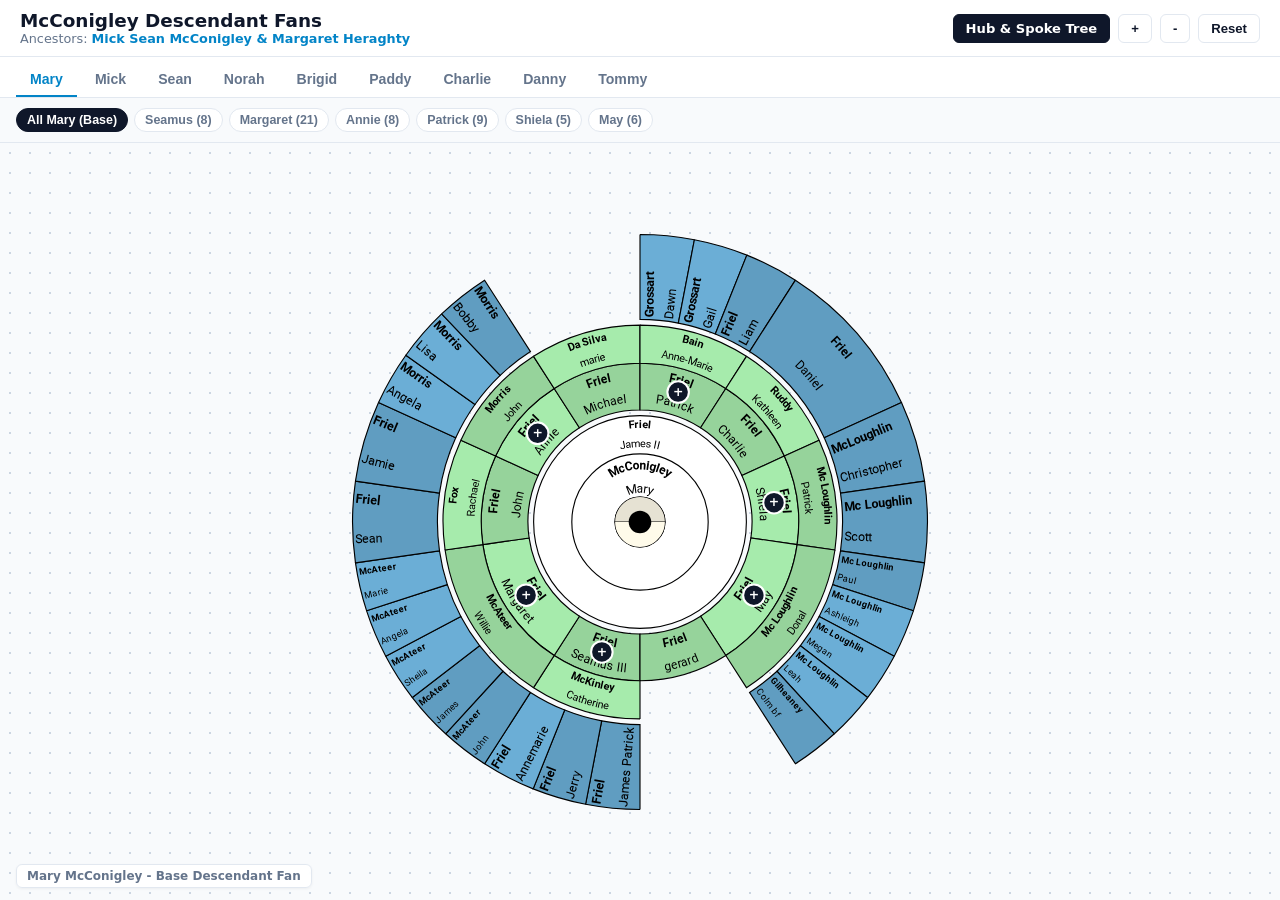
<file: website/descendants.html>
<!DOCTYPE html>
<html lang="en">
<head>
  <meta charset="UTF-8">
  <title>McConigley Descendant Fans</title>
  <meta name="viewport" content="width=device-width, initial-scale=1.0">
  <style>
    :root {
      --bg: #f8fafc;
      --card-bg: #ffffff;
      --border: #e2e8f0;
      --text: #0f172a;
      --text-muted: #64748b;
      --primary: #0284c7;
      --primary-hover: #0369a1;
      --primary-light: #e0f2fe;
    }
    * { box-sizing: border-box; margin: 0; padding: 0; }
    body {
      font-family: system-ui, -apple-system, BlinkMacSystemFont, "Segoe UI", Roboto, sans-serif;
      background: var(--bg);
      color: var(--text);
      display: flex;
      flex-direction: column;
      height: 100vh;
      overflow: hidden;
    }
    header {
      background: var(--card-bg);
      border-bottom: 1px solid var(--border);
      padding: 10px 20px;
      display: flex;
      flex-wrap: wrap;
      align-items: center;
      justify-content: space-between;
      gap: 12px;
      z-index: 10;
    }
    .header-titles h1 {
      font-size: 1.15rem;
      font-weight: 700;
      color: var(--text);
      display: flex;
      align-items: center;
      gap: 8px;
    }
    .header-titles p {
      font-size: 0.8rem;
      color: var(--text-muted);
    }
    .header-titles p a {
      color: var(--primary);
      text-decoration: none;
      font-weight: 600;
    }
    .header-titles p a:hover {
      text-decoration: underline;
    }
    .header-actions {
      display: flex;
      align-items: center;
      gap: 8px;
    }
    .btn {
      background: var(--card-bg);
      border: 1px solid var(--border);
      padding: 6px 12px;
      border-radius: 6px;
      font-size: 0.82rem;
      font-weight: 600;
      color: var(--text);
      cursor: pointer;
      display: inline-flex;
      align-items: center;
      gap: 6px;
      text-decoration: none;
      transition: all 0.15s ease;
    }
    .btn:hover { background: #f1f5f9; border-color: #cbd5e1; }
    .btn-hub {
      background: #0f172a;
      color: #fff;
      border-color: #0f172a;
    }
    .btn-hub:hover {
      background: #1e293b;
      color: #fff;
    }
    .nav-container {
      background: var(--card-bg);
      border-bottom: 1px solid var(--border);
      display: flex;
      flex-direction: column;
      z-index: 9;
    }
    .tabs-row {
      display: flex;
      overflow-x: auto;
      padding: 6px 16px 0;
      gap: 4px;
      border-bottom: 1px solid var(--border);
    }
    .tab-btn {
      background: none;
      border: none;
      border-bottom: 2px solid transparent;
      padding: 8px 14px;
      font-size: 0.88rem;
      font-weight: 600;
      color: var(--text-muted);
      cursor: pointer;
      white-space: nowrap;
      transition: all 0.15s ease;
    }
    .tab-btn:hover { color: var(--text); }
    .tab-btn.active {
      color: var(--primary);
      border-bottom-color: var(--primary);
    }
    .pills-row {
      display: flex;
      overflow-x: auto;
      padding: 8px 16px;
      gap: 6px;
      background: #f8fafc;
      min-height: 44px;
      align-items: center;
    }
    .pill-btn {
      background: var(--card-bg);
      border: 1px solid var(--border);
      padding: 4px 10px;
      border-radius: 9999px;
      font-size: 0.78rem;
      font-weight: 600;
      color: var(--text-muted);
      cursor: pointer;
      white-space: nowrap;
      transition: all 0.15s ease;
    }
    .pill-btn:hover { background: #f1f5f9; color: var(--text); }
    .pill-btn.active {
      background: #0f172a;
      border-color: #0f172a;
      color: #ffffff;
    }

    #viewport {
      flex: 1;
      position: relative;
      overflow: hidden;
      background: radial-gradient(#cbd5e1 1px, transparent 1px);
      background-size: 20px 20px;
      cursor: grab;
      display: flex;
      align-items: center;
      justify-content: center;
    }
    #viewport:active { cursor: grabbing; }

    #fan-container {
      transform-origin: center center;
      transition: transform 0.05s ease-out;
      width: min(84vw, 84vh);
      height: min(84vw, 84vh);
      display: flex;
      align-items: center;
      justify-content: center;
      user-select: none;
    }
    #fan-container svg {
      width: 100%;
      height: 100%;
      display: block;
      pointer-events: auto;
    }

    /* BADGE HOVER & CLICK STYLING */
    .fan-link, .fan-badge {
      cursor: pointer !important;
      pointer-events: all !important;
    }
    .fan-badge circle {
      transition: transform 0.15s ease, fill 0.15s ease, stroke-width 0.15s ease;
      cursor: pointer !important;
      pointer-events: all !important;
    }
    .fan-link:hover .fan-badge circle,
    .fan-badge:hover circle {
      fill: #0284c7 !important;
      stroke: #ffffff !important;
      stroke-width: 2.5px !important;
      filter: drop-shadow(0 2px 6px rgba(2, 132, 199, 0.6));
    }

    /* FLOATING BACK ARROW BUTTON FOR SUB-BRANCHES */
    #back-to-base {
      position: absolute;
      top: 16px;
      left: 16px;
      background: #0f172a;
      color: #ffffff;
      border: 1px solid rgba(255, 255, 255, 0.2);
      padding: 8px 14px;
      border-radius: 9999px;
      font-size: 0.82rem;
      font-weight: 600;
      cursor: pointer;
      display: none;
      align-items: center;
      gap: 6px;
      box-shadow: 0 4px 12px rgba(15, 23, 42, 0.2);
      transition: all 0.15s cubic-bezier(0.4, 0, 0.2, 1);
      z-index: 20;
    }
    #back-to-base:hover {
      background: #0284c7;
      transform: translateX(-2px);
      box-shadow: 0 6px 16px rgba(2, 132, 199, 0.35);
    }

    .status-badge {
      position: absolute;
      bottom: 12px;
      left: 16px;
      background: rgba(255, 255, 255, 0.9);
      backdrop-filter: blur(4px);
      border: 1px solid var(--border);
      padding: 4px 10px;
      border-radius: 6px;
      font-size: 0.75rem;
      font-weight: 600;
      color: var(--text-muted);
      box-shadow: 0 1px 3px rgba(0,0,0,0.05);
      z-index: 5;
    }
  </style>
</head>
<body>

  <header>
    <div class="header-titles">
      <h1>McConigley Descendant Fans</h1>
      <p id="ancestor-meta">
        Ancestors: <a href="index.html" title="Return to Hub & Spoke Tree">Mick Sean McConigley & Margaret Heraghty</a>
      </p>
    </div>
    <div class="header-actions">
      <a href="index.html" id="hub-link" class="btn btn-hub">Hub & Spoke Tree</a>
      <button class="btn" onclick="zoom(0.15)">+</button>
      <button class="btn" onclick="zoom(-0.15)">-</button>
      <button class="btn" onclick="resetTransform()">Reset</button>
    </div>
  </header>

  <div class="nav-container">
    <div class="tabs-row" id="tabs"></div>
    <div class="pills-row" id="pills"></div>
  </div>

  <div id="viewport">
    <button id="back-to-base" onclick="goBackToBase()">
      <span>&#8592;</span> <span id="back-label">Back to Base Fan</span>
    </button>
    <div id="fan-container"></div>
    <div class="status-badge" id="status-label">Loading...</div>
  </div>

  <script>
    const SIBLINGS = ["Mary", "Mick", "Sean", "Norah", "Brigid", "Paddy", "Charlie", "Danny", "Tommy"];
    let branchesData = {};
    let currentSibling = "Mary";
    let currentFile = "Mary.svg";

    let scale = 1, panX = 0, panY = 0;
    let isDragging = false, startX, startY;
    let dragDistance = 0;

    const fanContainer = document.getElementById("fan-container");
    const statusLabel = document.getElementById("status-label");
    const viewport = document.getElementById("viewport");
    const backBtn = document.getElementById("back-to-base");
    const backLabel = document.getElementById("back-label");

    async function init() {
      try {
        const resp = await fetch("branches.json");
        branchesData = await resp.json();
        if (branchesData._meta) {
          if (branchesData._meta.parents) {
            document.querySelector("#ancestor-meta a").textContent = branchesData._meta.parents;
          }
          if (branchesData._meta.hub_url) {
            document.getElementById("hub-link").href = branchesData._meta.hub_url;
            document.querySelector("#ancestor-meta a").href = branchesData._meta.hub_url;
          }
        }
      } catch (e) {
        console.error("Could not load branches.json", e);
      }
      renderTabs();
      handleHash();
      window.addEventListener("hashchange", handleHash);
    }

    function renderTabs() {
      const container = document.getElementById("tabs");
      container.innerHTML = "";
      SIBLINGS.forEach(name => {
        const btn = document.createElement("button");
        btn.className = `tab-btn ${name === currentSibling ? "active" : ""}`;
        btn.textContent = name;
        btn.onclick = () => {
          location.hash = `#${name}`;
        };
        container.appendChild(btn);
      });
    }

    function renderPills() {
      const container = document.getElementById("pills");
      container.innerHTML = "";

      const isBaseActive = (currentFile === `${currentSibling}.svg`);
      const baseBtn = document.createElement("button");
      baseBtn.className = `pill-btn ${isBaseActive ? "active" : ""}`;
      baseBtn.textContent = `All ${currentSibling} (Base)`;
      baseBtn.onclick = () => {
        location.hash = `#${currentSibling}`;
      };
      container.appendChild(baseBtn);

      const subBranches = branchesData[currentSibling] || [];
      subBranches.forEach(b => {
        const branchKey = b.file.replace('.svg', '');
        const btn = document.createElement("button");
        btn.className = `pill-btn ${currentFile === b.file ? "active" : ""}`;
        btn.textContent = b.label;
        btn.onclick = () => {
          location.hash = `#${currentSibling}/${branchKey}`;
        };
        container.appendChild(btn);
      });

      // Show/Hide Floating Back Button
      if (!isBaseActive) {
        backLabel.textContent = `Back to All ${currentSibling}`;
        backBtn.style.display = "inline-flex";
      } else {
        backBtn.style.display = "none";
      }
    }

    function goBackToBase() {
      location.hash = `#${currentSibling}`;
    }

    function handleHash() {
      const rawHash = location.hash.replace("#", "");
      if (!rawHash) {
        switchChart("Mary", "Mary.svg", "Mary McConigley - Base Descendant Fan");
        return;
      }
      const parts = rawHash.split("/");
      const sib = parts[0];
      if (!SIBLINGS.includes(sib)) return;
      currentSibling = sib;

      if (parts.length > 1) {
        const fileKey = parts[1];
        const sub = (branchesData[sib] || []).find(b => b.file === `${fileKey}.svg` || b.file.replace('.svg', '') === fileKey);
        if (sub) {
          switchChart(sib, sub.file, `${sib} McConigley > ${sub.label}`);
        } else {
          switchChart(sib, `${sib}.svg`, `${sib} McConigley - Base Descendant Fan`);
        }
      } else {
        switchChart(sib, `${sib}.svg`, `${sib} McConigley - Base Descendant Fan`);
      }
    }

    async function switchChart(sibling, file, label) {
      currentSibling = sibling;
      currentFile = file;
      renderTabs();
      renderPills();
      statusLabel.textContent = label;

      try {
        const resp = await fetch(file);
        const svgText = await resp.text();
        fanContainer.innerHTML = svgText;

        attachBadgeListeners();
      } catch (err) {
        fanContainer.innerHTML = `<p style="color:red">Failed to load ${file}</p>`;
      }
    }

    function navigateToBranch(targetHash) {
      if (!targetHash) return;
      if (!targetHash.startsWith("#")) targetHash = `#${targetHash}`;
      location.hash = targetHash;
    }

    function attachBadgeListeners() {
      const badges = fanContainer.querySelectorAll(".fan-link, .fan-badge");
      badges.forEach(el => {
        el.addEventListener("mousedown", (e) => {
          e.stopPropagation();
        });

        el.addEventListener("click", (e) => {
          e.preventDefault();
          e.stopPropagation();
          const target = el.closest(".fan-link")?.getAttribute("data-branch") 
                      || el.closest(".fan-link")?.getAttribute("href")
                      || el.closest(".fan-link")?.getAttribute("xlink:href");
          if (target) navigateToBranch(target);
        });

        el.addEventListener("mouseup", (e) => {
          if (dragDistance < 5) {
            const target = el.closest(".fan-link")?.getAttribute("data-branch") 
                        || el.closest(".fan-link")?.getAttribute("href")
                        || el.closest(".fan-link")?.getAttribute("xlink:href");
            if (target) {
              e.preventDefault();
              e.stopPropagation();
              navigateToBranch(target);
            }
          }
        });
      });
    }

    // Pan & Zoom controls
    function applyTransform() {
      fanContainer.style.transform = `translate(${panX}px, ${panY}px) scale(${scale})`;
    }
    function zoom(delta) {
      scale = Math.min(Math.max(0.4, scale + delta), 4.0);
      applyTransform();
    }
    function resetTransform() {
      scale = 1; panX = 0; panY = 0;
      applyTransform();
    }

    viewport.addEventListener("wheel", (e) => {
      e.preventDefault();
      const zoomFactor = e.deltaY < 0 ? 0.08 : -0.08;
      scale = Math.min(Math.max(0.4, scale + zoomFactor), 4.0);
      applyTransform();
    }, { passive: false });

    viewport.addEventListener("mousedown", (e) => {
      if (e.target.closest(".fan-link, .fan-badge, #back-to-base")) return;
      isDragging = true;
      dragDistance = 0;
      startX = e.clientX - panX;
      startY = e.clientY - panY;
    });

    window.addEventListener("mousemove", (e) => {
      if (!isDragging) return;
      dragDistance += Math.abs(e.movementX) + Math.abs(e.movementY);
      panX = e.clientX - startX;
      panY = e.clientY - startY;
      applyTransform();
    });

    window.addEventListener("mouseup", () => {
      isDragging = false;
    });

    init();
  </script>
</body>
</html>
</file>
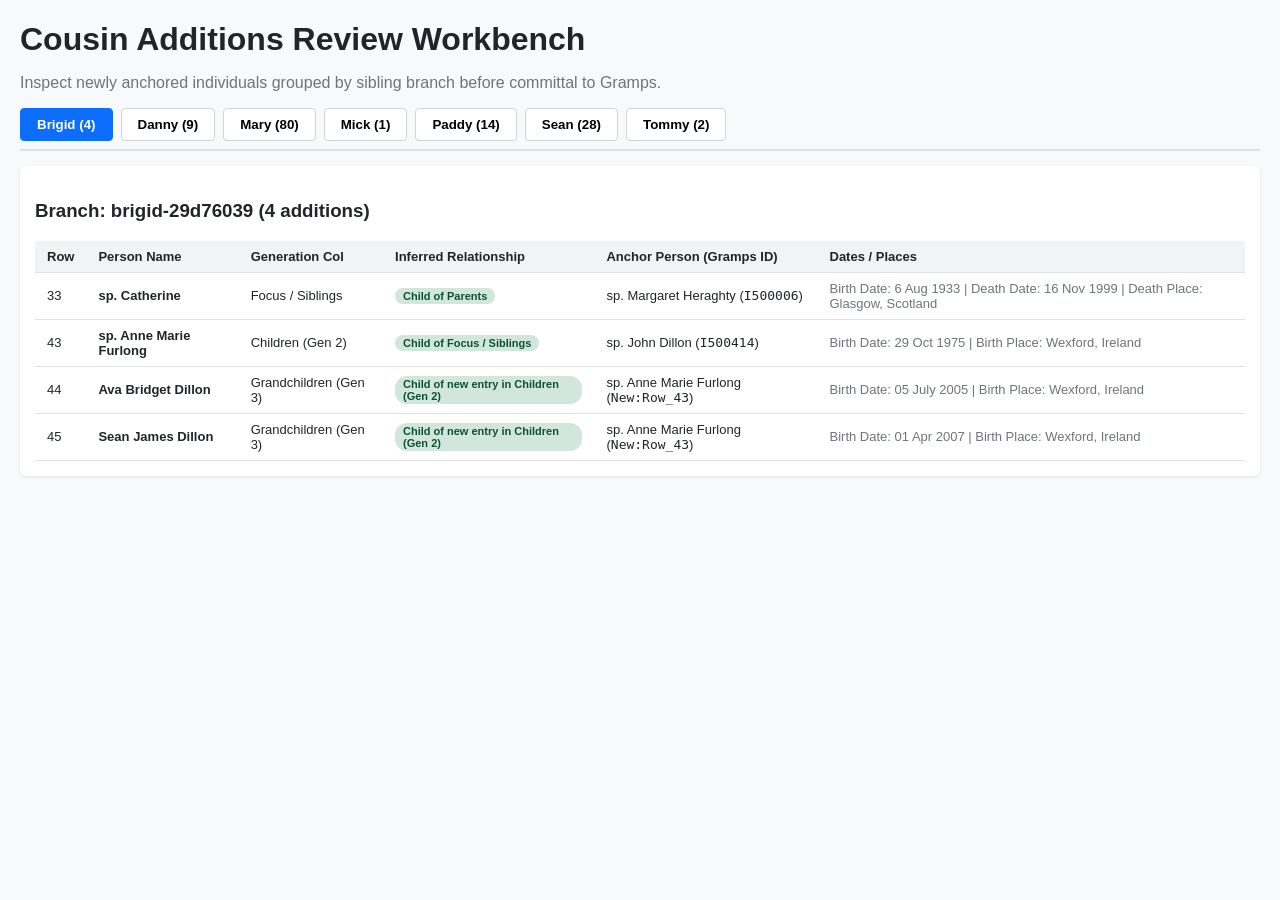
<file: Cousin_Review/extracted_diffs/review_workbench.html>
<!DOCTYPE html>
<html>
<head>
<meta charset="utf-8">
<title>Cousin Additions Review Workbench</title>
<style>
  body { font-family: -apple-system, BlinkMacSystemFont, "Segoe UI", Roboto, sans-serif; margin: 20px; background: #f8f9fa; color: #212529; }
  h1 { margin-bottom: 5px; }
  .tabs { display: flex; gap: 8px; margin-bottom: 15px; border-bottom: 2px solid #dee2e6; padding-bottom: 8px; flex-wrap: wrap; }
  .tab-btn { padding: 8px 16px; border: 1px solid #ced4da; background: white; border-radius: 4px; cursor: pointer; font-weight: 600; }
  .tab-btn.active { background: #0d6efd; color: white; border-color: #0d6efd; }
  .panel { display: none; background: white; padding: 15px; border-radius: 6px; box-shadow: 0 1px 3px rgba(0,0,0,0.1); }
  .panel.active { display: block; }
  table { width: 100%; border-collapse: collapse; font-size: 13px; }
  th, td { padding: 8px 12px; border-bottom: 1px solid #dee2e6; text-align: left; }
  th { background: #f1f3f5; font-weight: 600; }
  tr:hover { background: #f8f9fa; }
  .badge { display: inline-block; padding: 2px 8px; border-radius: 12px; font-size: 11px; font-weight: 600; }
  .badge-child { background: #d1e7dd; color: #0f5132; }
  .badge-parent { background: #cff4fc; color: #055160; }
  .badge-warn { background: #fff3cd; color: #664d03; }
</style>
</head>
<body>
<h1>Cousin Additions Review Workbench</h1>
<p style="color: #6c757d;">Inspect newly anchored individuals grouped by sibling branch before committal to Gramps.</p>

<div class="tabs">
<button class="tab-btn active" onclick="openTab('brigid-29d76039')">Brigid (4)</button>
<button class="tab-btn " onclick="openTab('danny-4099237d')">Danny (9)</button>
<button class="tab-btn " onclick="openTab('mary-d9019cd4')">Mary (80)</button>
<button class="tab-btn " onclick="openTab('mick-de3d04b5')">Mick (1)</button>
<button class="tab-btn " onclick="openTab('paddy-2cb79295')">Paddy (14)</button>
<button class="tab-btn " onclick="openTab('sean-d85eb77e')">Sean (28)</button>
<button class="tab-btn " onclick="openTab('tommy-1e091c4b')">Tommy (2)</button>
</div>
<div id="brigid-29d76039" class="panel active">
<h3>Branch: brigid-29d76039 (4 additions)</h3>
<table>
    <thead>
      <tr>
        <th>Row</th>
        <th>Person Name</th>
        <th>Generation Col</th>
        <th>Inferred Relationship</th>
        <th>Anchor Person (Gramps ID)</th>
        <th>Dates / Places</th>
      </tr>
    </thead>
    <tbody>
      <tr>
        <td>33</td>
        <td><strong>sp. Catherine</strong></td>
        <td>Focus / Siblings</td>
        <td><span class="badge badge-child">Child of Parents</span></td>
        <td>sp. Margaret Heraghty (<code>I500006</code>)</td>
        <td style="color: #6c757d;">Birth Date: 6 Aug 1933 | Death Date: 16 Nov 1999 | Death Place: Glasgow, Scotland</td>
      </tr>
      <tr>
        <td>43</td>
        <td><strong>sp. Anne Marie Furlong</strong></td>
        <td>Children (Gen 2)</td>
        <td><span class="badge badge-child">Child of Focus / Siblings</span></td>
        <td>sp. John Dillon (<code>I500414</code>)</td>
        <td style="color: #6c757d;">Birth Date: 29 Oct 1975 | Birth Place: Wexford, Ireland</td>
      </tr>
      <tr>
        <td>44</td>
        <td><strong>Ava Bridget Dillon</strong></td>
        <td>Grandchildren (Gen 3)</td>
        <td><span class="badge badge-child">Child of new entry in Children (Gen 2)</span></td>
        <td>sp. Anne Marie Furlong (<code>New:Row_43</code>)</td>
        <td style="color: #6c757d;">Birth Date: 05 July 2005 | Birth Place: Wexford, Ireland</td>
      </tr>
      <tr>
        <td>45</td>
        <td><strong>Sean James Dillon</strong></td>
        <td>Grandchildren (Gen 3)</td>
        <td><span class="badge badge-child">Child of new entry in Children (Gen 2)</span></td>
        <td>sp. Anne Marie Furlong (<code>New:Row_43</code>)</td>
        <td style="color: #6c757d;">Birth Date: 01 Apr 2007 | Birth Place: Wexford, Ireland</td>
      </tr>
</tbody></table></div>
<div id="danny-4099237d" class="panel ">
<h3>Branch: danny-4099237d (9 additions)</h3>
<table>
    <thead>
      <tr>
        <th>Row</th>
        <th>Person Name</th>
        <th>Generation Col</th>
        <th>Inferred Relationship</th>
        <th>Anchor Person (Gramps ID)</th>
        <th>Dates / Places</th>
      </tr>
    </thead>
    <tbody>
      <tr>
        <td>38</td>
        <td><strong>Sp. Kathleen Wilkes</strong></td>
        <td>Focus / Siblings</td>
        <td><span class="badge badge-child">Child of Parents</span></td>
        <td>sp. Margaret Heraghty (<code>I500006</code>)</td>
        <td style="color: #6c757d;"></td>
      </tr>
      <tr>
        <td>39</td>
        <td><strong>2. Mike Kent-McConigley</strong></td>
        <td>Children (Gen 2)</td>
        <td><span class="badge badge-child">Child of new entry in Focus / Siblings</span></td>
        <td>Sp. Kathleen Wilkes (<code>New:Row_38</code>)</td>
        <td style="color: #6c757d;">Birth Date: 1Jun 1974 | Birth Place: Bolton</td>
      </tr>
      <tr>
        <td>40</td>
        <td><strong>sp. Gillian Kent</strong></td>
        <td>Children (Gen 2)</td>
        <td><span class="badge badge-child">Child of new entry in Focus / Siblings</span></td>
        <td>Sp. Kathleen Wilkes (<code>New:Row_38</code>)</td>
        <td style="color: #6c757d;"></td>
      </tr>
      <tr>
        <td>41</td>
        <td><strong>3. Jessica Kent-McConigley</strong></td>
        <td>Grandchildren (Gen 3)</td>
        <td><span class="badge badge-child">Child of new entry in Children (Gen 2)</span></td>
        <td>sp. Gillian Kent (<code>New:Row_40</code>)</td>
        <td style="color: #6c757d;">Birth Date: 25 Nov 2005</td>
      </tr>
      <tr>
        <td>42</td>
        <td><strong>3. Hannah Kent-McConigley</strong></td>
        <td>Grandchildren (Gen 3)</td>
        <td><span class="badge badge-child">Child of new entry in Children (Gen 2)</span></td>
        <td>sp. Gillian Kent (<code>New:Row_40</code>)</td>
        <td style="color: #6c757d;">Birth Date: 17 Oct 2007</td>
      </tr>
      <tr>
        <td>43</td>
        <td><strong>3. Caitlin Kent-McConigley</strong></td>
        <td>Grandchildren (Gen 3)</td>
        <td><span class="badge badge-child">Child of new entry in Children (Gen 2)</span></td>
        <td>sp. Gillian Kent (<code>New:Row_40</code>)</td>
        <td style="color: #6c757d;">Birth Date: 17 Oct 2007</td>
      </tr>
      <tr>
        <td>44</td>
        <td><strong>2. Dominic McConigley</strong></td>
        <td>Children (Gen 2)</td>
        <td><span class="badge badge-child">Child of new entry in Focus / Siblings</span></td>
        <td>Sp. Kathleen Wilkes (<code>New:Row_38</code>)</td>
        <td style="color: #6c757d;">Birth Date: 26 Aug 1977 | Birth Place: Bolton | Death Date: 16 Apr 1998 | Death Place: Bolton</td>
      </tr>
      <tr>
        <td>45</td>
        <td><strong>2. Celia Robinson</strong></td>
        <td>Children (Gen 2)</td>
        <td><span class="badge badge-child">Child of new entry in Focus / Siblings</span></td>
        <td>Sp. Kathleen Wilkes (<code>New:Row_38</code>)</td>
        <td style="color: #6c757d;">Birth Date: 09 Feb 1983 | Birth Place: Bolton</td>
      </tr>
      <tr>
        <td>46</td>
        <td><strong>sp. Warren Robinson</strong></td>
        <td>Children (Gen 2)</td>
        <td><span class="badge badge-child">Child of new entry in Focus / Siblings</span></td>
        <td>Sp. Kathleen Wilkes (<code>New:Row_38</code>)</td>
        <td style="color: #6c757d;"></td>
      </tr>
</tbody></table></div>
<div id="mary-d9019cd4" class="panel ">
<h3>Branch: mary-d9019cd4 (80 additions)</h3>
<table>
    <thead>
      <tr>
        <th>Row</th>
        <th>Person Name</th>
        <th>Generation Col</th>
        <th>Inferred Relationship</th>
        <th>Anchor Person (Gramps ID)</th>
        <th>Dates / Places</th>
      </tr>
    </thead>
    <tbody>
      <tr>
        <td>41</td>
        <td><strong>3.James Patrick Friel</strong></td>
        <td>Grandchildren (Gen 3)</td>
        <td><span class="badge badge-child">Child of Children (Gen 2)</span></td>
        <td>sp. Catherine McKinley (<code>I500582</code>)</td>
        <td style="color: #6c757d;">Birth Date: 4 Dec 1983 | Birth Place: Letterkenny Hospital</td>
      </tr>
      <tr>
        <td>42</td>
        <td><strong>sp.Sharon Keneddy</strong></td>
        <td>Grandchildren (Gen 3)</td>
        <td><span class="badge badge-child">Child of Children (Gen 2)</span></td>
        <td>sp. Catherine McKinley (<code>I500582</code>)</td>
        <td style="color: #6c757d;">Birth Date: 31 Aug 1990</td>
      </tr>
      <tr>
        <td>43</td>
        <td><strong>4.Saoirse Friel</strong></td>
        <td>Great Grand children (Gen 4)</td>
        <td><span class="badge badge-child">Child of new entry in Grandchildren (Gen 3)</span></td>
        <td>sp.Sharon Keneddy (<code>New:Row_42</code>)</td>
        <td style="color: #6c757d;">Birth Date: 13 Dec 2018 | Birth Place: Letterkenny Hospital</td>
      </tr>
      <tr>
        <td>44</td>
        <td><strong>ex Theresa Coll</strong></td>
        <td>Grandchildren (Gen 3)</td>
        <td><span class="badge badge-child">Child of Children (Gen 2)</span></td>
        <td>sp. Catherine McKinley (<code>I500582</code>)</td>
        <td style="color: #6c757d;">Birth Date: 17 Jul 1987 | Birth Place: Letterkenny Hospital</td>
      </tr>
      <tr>
        <td>45</td>
        <td><strong>4.Kayleigh Friel</strong></td>
        <td>Great Grand children (Gen 4)</td>
        <td><span class="badge badge-child">Child of new entry in Grandchildren (Gen 3)</span></td>
        <td>ex Theresa Coll (<code>New:Row_44</code>)</td>
        <td style="color: #6c757d;">Birth Date: 28 Oct 2009 | Birth Place: Letterkenny Hospital</td>
      </tr>
      <tr>
        <td>46</td>
        <td><strong>4. Aleesha Friel</strong></td>
        <td>Great Grand children (Gen 4)</td>
        <td><span class="badge badge-child">Child of new entry in Grandchildren (Gen 3)</span></td>
        <td>ex Theresa Coll (<code>New:Row_44</code>)</td>
        <td style="color: #6c757d;">Birth Date: 21 Mar 2012 | Birth Place: Letterkenny Hospital</td>
      </tr>
      <tr>
        <td>47</td>
        <td><strong>3. Jerry Friel</strong></td>
        <td>Grandchildren (Gen 3)</td>
        <td><span class="badge badge-child">Child of Children (Gen 2)</span></td>
        <td>sp. Catherine McKinley (<code>I500582</code>)</td>
        <td style="color: #6c757d;">Birth Date: 10 Feb 1988 | Birth Place: Letterkenny Hospital</td>
      </tr>
      <tr>
        <td>48</td>
        <td><strong>sp. Emma Nugent</strong></td>
        <td>Grandchildren (Gen 3)</td>
        <td><span class="badge badge-child">Child of Children (Gen 2)</span></td>
        <td>sp. Catherine McKinley (<code>I500582</code>)</td>
        <td style="color: #6c757d;">Birth Date: 29 Sept 1987</td>
      </tr>
      <tr>
        <td>49</td>
        <td><strong>4. Maime Friel</strong></td>
        <td>Great Grand children (Gen 4)</td>
        <td><span class="badge badge-child">Child of new entry in Grandchildren (Gen 3)</span></td>
        <td>sp. Emma Nugent (<code>New:Row_48</code>)</td>
        <td style="color: #6c757d;">Birth Date: 11 Dec2021 | Birth Place: Galway</td>
      </tr>
      <tr>
        <td>50</td>
        <td><strong>4. Lottie Friel</strong></td>
        <td>Great Grand children (Gen 4)</td>
        <td><span class="badge badge-child">Child of new entry in Grandchildren (Gen 3)</span></td>
        <td>sp. Emma Nugent (<code>New:Row_48</code>)</td>
        <td style="color: #6c757d;">Birth Date: 15 May2024 | Birth Place: Galway</td>
      </tr>
      <tr>
        <td>51</td>
        <td><strong>3.Annemarie Friel</strong></td>
        <td>Grandchildren (Gen 3)</td>
        <td><span class="badge badge-child">Child of Children (Gen 2)</span></td>
        <td>sp. Catherine McKinley (<code>I500582</code>)</td>
        <td style="color: #6c757d;">Birth Date: 27 Aug1991 | Birth Place: Letterkenny Hospital</td>
      </tr>
      <tr>
        <td>52</td>
        <td><strong>sp. Alan Murphy</strong></td>
        <td>Grandchildren (Gen 3)</td>
        <td><span class="badge badge-child">Child of Children (Gen 2)</span></td>
        <td>sp. Catherine McKinley (<code>I500582</code>)</td>
        <td style="color: #6c757d;">Birth Date: 27 Sept 1981</td>
      </tr>
      <tr>
        <td>55</td>
        <td><strong>3. John Mc Ateer</strong></td>
        <td>Grandchildren (Gen 3)</td>
        <td><span class="badge badge-child">Child of Children (Gen 2)</span></td>
        <td>sp. Willie McAteer (<code>I500415</code>)</td>
        <td style="color: #6c757d;">Birth Date: 17 Feb 1973 | Birth Place: Letterkenny Hospital</td>
      </tr>
      <tr>
        <td>56</td>
        <td><strong>sp. Maria Stanley</strong></td>
        <td>Grandchildren (Gen 3)</td>
        <td><span class="badge badge-child">Child of Children (Gen 2)</span></td>
        <td>sp. Willie McAteer (<code>I500415</code>)</td>
        <td style="color: #6c757d;">Birth Date: 2 Nov1967 | Birth Place: meath</td>
      </tr>
      <tr>
        <td>57</td>
        <td><strong>4. Gemma Stanley</strong></td>
        <td>Great Grand children (Gen 4)</td>
        <td><span class="badge badge-child">Child of new entry in Grandchildren (Gen 3)</span></td>
        <td>sp. Maria Stanley (<code>New:Row_56</code>)</td>
        <td style="color: #6c757d;">Birth Date: 7 Jun 1996</td>
      </tr>
      <tr>
        <td>58</td>
        <td><strong>4.Liam Mc Ateer</strong></td>
        <td>Great Grand children (Gen 4)</td>
        <td><span class="badge badge-child">Child of new entry in Grandchildren (Gen 3)</span></td>
        <td>sp. Maria Stanley (<code>New:Row_56</code>)</td>
        <td style="color: #6c757d;">Birth Date: 23 Sept 2010 | Birth Place: Meath</td>
      </tr>
      <tr>
        <td>59</td>
        <td><strong>3. James Mc Ateer</strong></td>
        <td>Grandchildren (Gen 3)</td>
        <td><span class="badge badge-child">Child of Children (Gen 2)</span></td>
        <td>sp. Willie McAteer (<code>I500415</code>)</td>
        <td style="color: #6c757d;">Birth Date: 28 Nov 1976 | Birth Place: Letterkenny Hospital</td>
      </tr>
      <tr>
        <td>60</td>
        <td><strong>sp. Maureen Coll</strong></td>
        <td>Grandchildren (Gen 3)</td>
        <td><span class="badge badge-child">Child of Children (Gen 2)</span></td>
        <td>sp. Willie McAteer (<code>I500415</code>)</td>
        <td style="color: #6c757d;">Birth Date: 3 Dec 1982 | Birth Place: letterkenny Hospital</td>
      </tr>
      <tr>
        <td>61</td>
        <td><strong>4. Jamie Mc Ateer</strong></td>
        <td>Great Grand children (Gen 4)</td>
        <td><span class="badge badge-child">Child of new entry in Grandchildren (Gen 3)</span></td>
        <td>sp. Maureen Coll (<code>New:Row_60</code>)</td>
        <td style="color: #6c757d;">Birth Date: 1 April 2006 | Birth Place: Letterkenny Hospital</td>
      </tr>
      <tr>
        <td>62</td>
        <td><strong>4. Tyler Mc Ateer</strong></td>
        <td>Great Grand children (Gen 4)</td>
        <td><span class="badge badge-child">Child of new entry in Grandchildren (Gen 3)</span></td>
        <td>sp. Maureen Coll (<code>New:Row_60</code>)</td>
        <td style="color: #6c757d;">Birth Date: 1 Mar 2012 | Birth Place: letterkenny Hospital</td>
      </tr>
      <tr>
        <td>63</td>
        <td><strong>4. Kadyn Mc Ateer</strong></td>
        <td>Great Grand children (Gen 4)</td>
        <td><span class="badge badge-child">Child of new entry in Grandchildren (Gen 3)</span></td>
        <td>sp. Maureen Coll (<code>New:Row_60</code>)</td>
        <td style="color: #6c757d;">Birth Date: 15 May 2024 | Birth Place: letterkenny Hospital</td>
      </tr>
      <tr>
        <td>64</td>
        <td><strong>3. Sheila Mc Ateer</strong></td>
        <td>Grandchildren (Gen 3)</td>
        <td><span class="badge badge-child">Child of Children (Gen 2)</span></td>
        <td>sp. Willie McAteer (<code>I500415</code>)</td>
        <td style="color: #6c757d;">Birth Date: 8 Sept  1982 | Birth Place: Letterkenny Hospital</td>
      </tr>
      <tr>
        <td>65</td>
        <td><strong>sp.Mark Tierney</strong></td>
        <td>Grandchildren (Gen 3)</td>
        <td><span class="badge badge-child">Child of Children (Gen 2)</span></td>
        <td>sp. Willie McAteer (<code>I500415</code>)</td>
        <td style="color: #6c757d;">Birth Place: St. Camillus Hospital</td>
      </tr>
      <tr>
        <td>66</td>
        <td><strong>4.Michael Tierney</strong></td>
        <td>Great Grand children (Gen 4)</td>
        <td><span class="badge badge-child">Child of new entry in Grandchildren (Gen 3)</span></td>
        <td>sp.Mark Tierney (<code>New:Row_65</code>)</td>
        <td style="color: #6c757d;">Birth Date: 4 Feb 2015 | Birth Place: St Camillus Hospital Limerick</td>
      </tr>
      <tr>
        <td>67</td>
        <td><strong>4. Luke Tierney</strong></td>
        <td>Great Grand children (Gen 4)</td>
        <td><span class="badge badge-child">Child of new entry in Grandchildren (Gen 3)</span></td>
        <td>sp.Mark Tierney (<code>New:Row_65</code>)</td>
        <td style="color: #6c757d;">Birth Date: 7  Sept2018 | Birth Place: St Camillus Hospital Limerick</td>
      </tr>
      <tr>
        <td>68</td>
        <td><strong>4. Jake Tierney</strong></td>
        <td>Great Grand children (Gen 4)</td>
        <td><span class="badge badge-child">Child of new entry in Grandchildren (Gen 3)</span></td>
        <td>sp.Mark Tierney (<code>New:Row_65</code>)</td>
        <td style="color: #6c757d;">Birth Date: 29 Apr 2020 | Birth Place: St Camillus Hospital Limerick</td>
      </tr>
      <tr>
        <td>69</td>
        <td><strong>4. Shaun Tierney</strong></td>
        <td>Great Grand children (Gen 4)</td>
        <td><span class="badge badge-child">Child of new entry in Grandchildren (Gen 3)</span></td>
        <td>sp.Mark Tierney (<code>New:Row_65</code>)</td>
        <td style="color: #6c757d;">Birth Date: 25 Jul 2024 | Birth Place: St Camillus Hospital Limerick</td>
      </tr>
      <tr>
        <td>70</td>
        <td><strong>3. Angela Mc Ateer</strong></td>
        <td>Grandchildren (Gen 3)</td>
        <td><span class="badge badge-child">Child of Children (Gen 2)</span></td>
        <td>sp. Willie McAteer (<code>I500415</code>)</td>
        <td style="color: #6c757d;">Birth Date: 15 Aug 1984 | Birth Place: Letterkenny Hospital</td>
      </tr>
      <tr>
        <td>71</td>
        <td><strong>sp. Damien Lynch</strong></td>
        <td>Grandchildren (Gen 3)</td>
        <td><span class="badge badge-child">Child of Children (Gen 2)</span></td>
        <td>sp. Willie McAteer (<code>I500415</code>)</td>
        <td style="color: #6c757d;">Birth Date: 16 July 1984 | Birth Place: Letterkenny Hospital</td>
      </tr>
      <tr>
        <td>72</td>
        <td><strong>4.Cormic Lynch</strong></td>
        <td>Great Grand children (Gen 4)</td>
        <td><span class="badge badge-child">Child of new entry in Grandchildren (Gen 3)</span></td>
        <td>sp. Damien Lynch (<code>New:Row_71</code>)</td>
        <td style="color: #6c757d;">Birth Date: 28 April 2012 | Birth Place: Letterkenny Hospital</td>
      </tr>
      <tr>
        <td>73</td>
        <td><strong>4.Ciaran Lynch</strong></td>
        <td>Great Grand children (Gen 4)</td>
        <td><span class="badge badge-child">Child of new entry in Grandchildren (Gen 3)</span></td>
        <td>sp. Damien Lynch (<code>New:Row_71</code>)</td>
        <td style="color: #6c757d;">Birth Date: 17 July 2014 | Birth Place: Letterkenny Hospital</td>
      </tr>
      <tr>
        <td>74</td>
        <td><strong>4.Zoe Lynch</strong></td>
        <td>Great Grand children (Gen 4)</td>
        <td><span class="badge badge-child">Child of new entry in Grandchildren (Gen 3)</span></td>
        <td>sp. Damien Lynch (<code>New:Row_71</code>)</td>
        <td style="color: #6c757d;">Birth Date: 11 Aug 2016 | Birth Place: Letterkenny Hospital</td>
      </tr>
      <tr>
        <td>75</td>
        <td><strong>4.Clara Lynch</strong></td>
        <td>Great Grand children (Gen 4)</td>
        <td><span class="badge badge-child">Child of new entry in Grandchildren (Gen 3)</span></td>
        <td>sp. Damien Lynch (<code>New:Row_71</code>)</td>
        <td style="color: #6c757d;">Birth Date: 13 Nov 2018 | Birth Place: Letterkenny Hospital</td>
      </tr>
      <tr>
        <td>76</td>
        <td><strong>3. Marie Mc Ateer</strong></td>
        <td>Grandchildren (Gen 3)</td>
        <td><span class="badge badge-child">Child of Children (Gen 2)</span></td>
        <td>sp. Willie McAteer (<code>I500415</code>)</td>
        <td style="color: #6c757d;">Birth Date: 25 Jan 1986 | Birth Place: Letterkenny Hospital</td>
      </tr>
      <tr>
        <td>77</td>
        <td><strong>sp. Martin Mc Ateer</strong></td>
        <td>Grandchildren (Gen 3)</td>
        <td><span class="badge badge-child">Child of Children (Gen 2)</span></td>
        <td>sp. Willie McAteer (<code>I500415</code>)</td>
        <td style="color: #6c757d;">Birth Date: 22 Dec 1981 | Birth Place: letterkenny Hospital</td>
      </tr>
      <tr>
        <td>78</td>
        <td><strong>4.Calum Mc Ateer</strong></td>
        <td>Great Grand children (Gen 4)</td>
        <td><span class="badge badge-child">Child of new entry in Grandchildren (Gen 3)</span></td>
        <td>sp. Martin Mc Ateer (<code>New:Row_77</code>)</td>
        <td style="color: #6c757d;">Birth Date: 12 June 2005 | Birth Place: Letterkenny Hospital</td>
      </tr>
      <tr>
        <td>79</td>
        <td><strong>4. Amy Mc Ateeer</strong></td>
        <td>Great Grand children (Gen 4)</td>
        <td><span class="badge badge-child">Child of new entry in Grandchildren (Gen 3)</span></td>
        <td>sp. Martin Mc Ateer (<code>New:Row_77</code>)</td>
        <td style="color: #6c757d;">Birth Date: 30 October 2010 | Birth Place: Letterkenny Hospital</td>
      </tr>
      <tr>
        <td>80</td>
        <td><strong>4. Lucy Mc Ateer</strong></td>
        <td>Great Grand children (Gen 4)</td>
        <td><span class="badge badge-child">Child of new entry in Grandchildren (Gen 3)</span></td>
        <td>sp. Martin Mc Ateer (<code>New:Row_77</code>)</td>
        <td style="color: #6c757d;">Birth Date: 4 Sept 2018 | Birth Place: Letterkenny Hospital</td>
      </tr>
      <tr>
        <td>83</td>
        <td><strong>3. Sean Friel</strong></td>
        <td>Grandchildren (Gen 3)</td>
        <td><span class="badge badge-child">Child of Children (Gen 2)</span></td>
        <td>ex.sp Rachael Fox (<code>I500757</code>)</td>
        <td style="color: #6c757d;">Birth Date: 30 Dec 1970 | Birth Place: Bradford | Death Date: 13 Jan 1973 | Death Place: Bradford, England</td>
      </tr>
      <tr>
        <td>85</td>
        <td><strong>2. Annie Friel</strong></td>
        <td>Children (Gen 2)</td>
        <td><span class="badge badge-child">Child of Focus / Siblings</span></td>
        <td>sp. James Friel II (<code>I500388</code>)</td>
        <td style="color: #6c757d;">Birth Date: 7 Sept 1951 | Birth Place: Pollaid, Fanad</td>
      </tr>
      <tr>
        <td>87</td>
        <td><strong>3. Angela Morris</strong></td>
        <td>Grandchildren (Gen 3)</td>
        <td><span class="badge badge-child">Child of Children (Gen 2)</span></td>
        <td>sp. John Morris (<code>I500727</code>)</td>
        <td style="color: #6c757d;">Birth Date: 7 Jun 1970 | Birth Place: London England</td>
      </tr>
      <tr>
        <td>88</td>
        <td><strong>sp. Duncan Roberts</strong></td>
        <td>Grandchildren (Gen 3)</td>
        <td><span class="badge badge-child">Child of Children (Gen 2)</span></td>
        <td>sp. John Morris (<code>I500727</code>)</td>
        <td style="color: #6c757d;"></td>
      </tr>
      <tr>
        <td>89</td>
        <td><strong>4. Calum Roberts</strong></td>
        <td>Great Grand children (Gen 4)</td>
        <td><span class="badge badge-child">Child of new entry in Grandchildren (Gen 3)</span></td>
        <td>sp. Duncan Roberts (<code>New:Row_88</code>)</td>
        <td style="color: #6c757d;"></td>
      </tr>
      <tr>
        <td>90</td>
        <td><strong>4.Joseph Roberts</strong></td>
        <td>Great Grand children (Gen 4)</td>
        <td><span class="badge badge-child">Child of new entry in Grandchildren (Gen 3)</span></td>
        <td>sp. Duncan Roberts (<code>New:Row_88</code>)</td>
        <td style="color: #6c757d;"></td>
      </tr>
      <tr>
        <td>91</td>
        <td><strong>3.Lisa Morris</strong></td>
        <td>Grandchildren (Gen 3)</td>
        <td><span class="badge badge-child">Child of Children (Gen 2)</span></td>
        <td>sp. John Morris (<code>I500727</code>)</td>
        <td style="color: #6c757d;">Birth Date: 28 Feb 1977 | Birth Place: London England</td>
      </tr>
      <tr>
        <td>92</td>
        <td><strong>sp. Rob Mosquito</strong></td>
        <td>Grandchildren (Gen 3)</td>
        <td><span class="badge badge-child">Child of Children (Gen 2)</span></td>
        <td>sp. John Morris (<code>I500727</code>)</td>
        <td style="color: #6c757d;">Birth Date: 26 Aug 1977</td>
      </tr>
      <tr>
        <td>93</td>
        <td><strong>4. Connor Mosquito</strong></td>
        <td>Great Grand children (Gen 4)</td>
        <td><span class="badge badge-child">Child of new entry in Grandchildren (Gen 3)</span></td>
        <td>sp. Rob Mosquito (<code>New:Row_92</code>)</td>
        <td style="color: #6c757d;">Birth Date: 25 February 2002</td>
      </tr>
      <tr>
        <td>94</td>
        <td><strong>4. Poppy Mosquito</strong></td>
        <td>Great Grand children (Gen 4)</td>
        <td><span class="badge badge-child">Child of new entry in Grandchildren (Gen 3)</span></td>
        <td>sp. Rob Mosquito (<code>New:Row_92</code>)</td>
        <td style="color: #6c757d;">Birth Date: 29 March 2015</td>
      </tr>
      <tr>
        <td>95</td>
        <td><strong>3. Bobby Morris</strong></td>
        <td>Grandchildren (Gen 3)</td>
        <td><span class="badge badge-child">Child of Children (Gen 2)</span></td>
        <td>sp. John Morris (<code>I500727</code>)</td>
        <td style="color: #6c757d;">Birth Date: 2 May 1980 | Birth Place: London England</td>
      </tr>
      <tr>
        <td>96</td>
        <td><strong>4. Olivia Morris</strong></td>
        <td>Great Grand children (Gen 4)</td>
        <td><span class="badge badge-child">Child of new entry in Grandchildren (Gen 3)</span></td>
        <td>3. Bobby Morris (<code>New:Row_95</code>)</td>
        <td style="color: #6c757d;">Birth Date: 23 Jan 2010</td>
      </tr>
      <tr>
        <td>100</td>
        <td><strong>sp Anne-Marie Bain</strong></td>
        <td>Children (Gen 2)</td>
        <td><span class="badge badge-child">Child of Focus / Siblings</span></td>
        <td>sp. James Friel II (<code>I500388</code>)</td>
        <td style="color: #6c757d;">Birth Date: 8 Dec | Birth Place: Scotland</td>
      </tr>
      <tr>
        <td>101</td>
        <td><strong>3.Dawn Grossart</strong></td>
        <td>Grandchildren (Gen 3)</td>
        <td><span class="badge badge-child">Child of new entry in Children (Gen 2)</span></td>
        <td>sp Anne-Marie Bain (<code>New:Row_100</code>)</td>
        <td style="color: #6c757d;">Birth Date: 3Jan 1976 | Birth Place: Scotland</td>
      </tr>
      <tr>
        <td>102</td>
        <td><strong>4.Rebecca Bain</strong></td>
        <td>Great Grand children (Gen 4)</td>
        <td><span class="badge badge-child">Child of new entry in Grandchildren (Gen 3)</span></td>
        <td>3.Dawn Grossart (<code>New:Row_101</code>)</td>
        <td style="color: #6c757d;">Birth Date: 6 July 1996 | Birth Place: Scotland</td>
      </tr>
      <tr>
        <td>103</td>
        <td><strong>5. Tyler Bain</strong></td>
        <td>Great++ Grand children (Gen 5)</td>
        <td><span class="badge badge-child">Child of new entry in Great Grand children (Gen 4)</span></td>
        <td>4.Rebecca Bain (<code>New:Row_102</code>)</td>
        <td style="color: #6c757d;">Birth Date: 7 Mar 2014 | Birth Place: scotland</td>
      </tr>
      <tr>
        <td>104</td>
        <td><strong>5.Ellie Bain</strong></td>
        <td>Great++ Grand children (Gen 5)</td>
        <td><span class="badge badge-child">Child of new entry in Great Grand children (Gen 4)</span></td>
        <td>4.Rebecca Bain (<code>New:Row_102</code>)</td>
        <td style="color: #6c757d;">Birth Date: 3 Jul 2020 | Birth Place: scotland</td>
      </tr>
      <tr>
        <td>105</td>
        <td><strong>4.Melissa Covin</strong></td>
        <td>Great Grand children (Gen 4)</td>
        <td><span class="badge badge-child">Child of new entry in Grandchildren (Gen 3)</span></td>
        <td>3.Dawn Grossart (<code>New:Row_101</code>)</td>
        <td style="color: #6c757d;">Birth Date: 18 Aug 1998 | Birth Place: scotland</td>
      </tr>
      <tr>
        <td>106</td>
        <td><strong>sp Ryan Covin</strong></td>
        <td>Great Grand children (Gen 4)</td>
        <td><span class="badge badge-child">Child of new entry in Grandchildren (Gen 3)</span></td>
        <td>3.Dawn Grossart (<code>New:Row_101</code>)</td>
        <td style="color: #6c757d;"></td>
      </tr>
      <tr>
        <td>107</td>
        <td><strong>4.Theo Bain</strong></td>
        <td>Great Grand children (Gen 4)</td>
        <td><span class="badge badge-child">Child of new entry in Grandchildren (Gen 3)</span></td>
        <td>3.Dawn Grossart (<code>New:Row_101</code>)</td>
        <td style="color: #6c757d;">Birth Date: 19 Nov 2014 | Birth Place: scotland</td>
      </tr>
      <tr>
        <td>108</td>
        <td><strong>3. Gail Grossart</strong></td>
        <td>Grandchildren (Gen 3)</td>
        <td><span class="badge badge-child">Child of new entry in Children (Gen 2)</span></td>
        <td>sp Anne-Marie Bain (<code>New:Row_100</code>)</td>
        <td style="color: #6c757d;">Birth Place: Scotland</td>
      </tr>
      <tr>
        <td>109</td>
        <td><strong>4. Kyle Mc Loughlin</strong></td>
        <td>Great Grand children (Gen 4)</td>
        <td><span class="badge badge-child">Child of new entry in Grandchildren (Gen 3)</span></td>
        <td>3. Gail Grossart (<code>New:Row_108</code>)</td>
        <td style="color: #6c757d;">Birth Date: 15 Jan 2010 | Birth Place: Scotland</td>
      </tr>
      <tr>
        <td>110</td>
        <td><strong>3. Liam Friel</strong></td>
        <td>Grandchildren (Gen 3)</td>
        <td><span class="badge badge-child">Child of new entry in Children (Gen 2)</span></td>
        <td>sp Anne-Marie Bain (<code>New:Row_100</code>)</td>
        <td style="color: #6c757d;">Birth Date: 25 Nov 1985 | Birth Place: Scotland</td>
      </tr>
      <tr>
        <td>112</td>
        <td><strong>sp Kathleen Ruddy</strong></td>
        <td>Children (Gen 2)</td>
        <td><span class="badge badge-child">Child of Focus / Siblings</span></td>
        <td>sp. James Friel II (<code>I500388</code>)</td>
        <td style="color: #6c757d;">Birth Date: 1 Sept 1962 | Birth Place: Scotland</td>
      </tr>
      <tr>
        <td>113</td>
        <td><strong>3. Daniel Friel</strong></td>
        <td>Grandchildren (Gen 3)</td>
        <td><span class="badge badge-child">Child of new entry in Children (Gen 2)</span></td>
        <td>sp Kathleen Ruddy (<code>New:Row_112</code>)</td>
        <td style="color: #6c757d;">Birth Date: 5 Dec 1990 | Birth Place: Scotland</td>
      </tr>
      <tr>
        <td>114</td>
        <td><strong>sp.Sian Downey</strong></td>
        <td>Grandchildren (Gen 3)</td>
        <td><span class="badge badge-child">Child of new entry in Children (Gen 2)</span></td>
        <td>sp Kathleen Ruddy (<code>New:Row_112</code>)</td>
        <td style="color: #6c757d;">Birth Date: 6 Jan 1990</td>
      </tr>
      <tr>
        <td>115</td>
        <td><strong>4.Sloane Friel</strong></td>
        <td>Great Grand children (Gen 4)</td>
        <td><span class="badge badge-child">Child of new entry in Grandchildren (Gen 3)</span></td>
        <td>sp.Sian Downey (<code>New:Row_114</code>)</td>
        <td style="color: #6c757d;">Birth Date: 2 Sept 2022 | Birth Place: Scotland</td>
      </tr>
      <tr>
        <td>116</td>
        <td><strong>4. Quinn Friel</strong></td>
        <td>Great Grand children (Gen 4)</td>
        <td><span class="badge badge-child">Child of new entry in Grandchildren (Gen 3)</span></td>
        <td>sp.Sian Downey (<code>New:Row_114</code>)</td>
        <td style="color: #6c757d;">Birth Date: 14 Sept 2025 | Birth Place: scotland</td>
      </tr>
      <tr>
        <td>118</td>
        <td><strong>sp. Patrick Mc Loughlin</strong></td>
        <td>Children (Gen 2)</td>
        <td><span class="badge badge-child">Child of Focus / Siblings</span></td>
        <td>sp. James Friel II (<code>I500388</code>)</td>
        <td style="color: #6c757d;">Birth Date: 21 July 1960 | Birth Place: Limerick</td>
      </tr>
      <tr>
        <td>119</td>
        <td><strong>3.Christopher McLoughlin  25 Aug 1985</strong></td>
        <td>Grandchildren (Gen 3)</td>
        <td><span class="badge badge-child">Child of new entry in Children (Gen 2)</span></td>
        <td>sp. Patrick Mc Loughlin (<code>New:Row_118</code>)</td>
        <td style="color: #6c757d;">Birth Date: 25 Aug 1985 | Birth Place: St. Thomas Hospital, London England</td>
      </tr>
      <tr>
        <td>120</td>
        <td><strong>sp. Jackie Ryan</strong></td>
        <td>Grandchildren (Gen 3)</td>
        <td><span class="badge badge-child">Child of new entry in Children (Gen 2)</span></td>
        <td>sp. Patrick Mc Loughlin (<code>New:Row_118</code>)</td>
        <td style="color: #6c757d;">Birth Date: 19 Sept 1989 | Birth Place: St.Camillus Hospital,Limerick</td>
      </tr>
      <tr>
        <td>121</td>
        <td><strong>4. Patrick Mc Loughlin</strong></td>
        <td>Great Grand children (Gen 4)</td>
        <td><span class="badge badge-child">Child of new entry in Grandchildren (Gen 3)</span></td>
        <td>sp. Jackie Ryan (<code>New:Row_120</code>)</td>
        <td style="color: #6c757d;">Birth Date: 26 Mar 2008 | Birth Place: St. Camillus Hospitsl Limerick</td>
      </tr>
      <tr>
        <td>122</td>
        <td><strong>4. Darragh Mc Loughlin</strong></td>
        <td>Great Grand children (Gen 4)</td>
        <td><span class="badge badge-child">Child of new entry in Grandchildren (Gen 3)</span></td>
        <td>sp. Jackie Ryan (<code>New:Row_120</code>)</td>
        <td style="color: #6c757d;">Birth Date: 15 May 2019 | Birth Place: Sydney Australia</td>
      </tr>
      <tr>
        <td>123</td>
        <td><strong>4. Fiadh Mc Loughlin</strong></td>
        <td>Great Grand children (Gen 4)</td>
        <td><span class="badge badge-child">Child of new entry in Grandchildren (Gen 3)</span></td>
        <td>sp. Jackie Ryan (<code>New:Row_120</code>)</td>
        <td style="color: #6c757d;">Birth Date: 22 Jul 2024 | Birth Place: Sydney Australia</td>
      </tr>
      <tr>
        <td>124</td>
        <td><strong>3. Scott Mc Loughlin</strong></td>
        <td>Grandchildren (Gen 3)</td>
        <td><span class="badge badge-child">Child of new entry in Children (Gen 2)</span></td>
        <td>sp. Patrick Mc Loughlin (<code>New:Row_118</code>)</td>
        <td style="color: #6c757d;">Birth Date: 4 Jan 1997 | Birth Place: St. Camillus Hospital, Limerick</td>
      </tr>
      <tr>
        <td>127</td>
        <td><strong>sp. Donal Mc Loughlin</strong></td>
        <td>Children (Gen 2)</td>
        <td><span class="badge badge-child">Child of Focus / Siblings</span></td>
        <td>sp. James Friel II (<code>I500388</code>)</td>
        <td style="color: #6c757d;">Birth Date: 8 Jan 1967 | Birth Place: St. Camillus, Hospital, Limerick</td>
      </tr>
      <tr>
        <td>128</td>
        <td><strong>3. Paul Mc Loughlin</strong></td>
        <td>Grandchildren (Gen 3)</td>
        <td><span class="badge badge-child">Child of new entry in Children (Gen 2)</span></td>
        <td>sp. Donal Mc Loughlin (<code>New:Row_127</code>)</td>
        <td style="color: #6c757d;">Birth Date: 3 Mar 1988 | Birth Place: St. Thomas Hospital, London England</td>
      </tr>
      <tr>
        <td>129</td>
        <td><strong>4.Chloe Kennedy McLoughlin</strong></td>
        <td>Great Grand children (Gen 4)</td>
        <td><span class="badge badge-child">Child of new entry in Grandchildren (Gen 3)</span></td>
        <td>3. Paul Mc Loughlin (<code>New:Row_128</code>)</td>
        <td style="color: #6c757d;">Birth Date: 22 Sept 2011 | Birth Place: Sligo Hospital</td>
      </tr>
      <tr>
        <td>130</td>
        <td><strong>3. Ashleigh Mc Loughlin</strong></td>
        <td>Grandchildren (Gen 3)</td>
        <td><span class="badge badge-child">Child of new entry in Children (Gen 2)</span></td>
        <td>sp. Donal Mc Loughlin (<code>New:Row_127</code>)</td>
        <td style="color: #6c757d;">Birth Date: 6 Oct 1994 | Birth Place: st. Camillus, Hospital Limerick</td>
      </tr>
      <tr>
        <td>131</td>
        <td><strong>3. Megan Mc Loughlin</strong></td>
        <td>Grandchildren (Gen 3)</td>
        <td><span class="badge badge-child">Child of new entry in Children (Gen 2)</span></td>
        <td>sp. Donal Mc Loughlin (<code>New:Row_127</code>)</td>
        <td style="color: #6c757d;">Birth Date: 24 Jan 2006 | Birth Place: Letterkenny Hospital</td>
      </tr>
      <tr>
        <td>132</td>
        <td><strong>3. Leah Mc Loughlin</strong></td>
        <td>Grandchildren (Gen 3)</td>
        <td><span class="badge badge-child">Child of new entry in Children (Gen 2)</span></td>
        <td>sp. Donal Mc Loughlin (<code>New:Row_127</code>)</td>
        <td style="color: #6c757d;">Birth Date: 24 Jan 2006 | Birth Place: Letterkenny Hospital</td>
      </tr>
      <tr>
        <td>133</td>
        <td><strong>bf Colm  Gilheaney</strong></td>
        <td>Grandchildren (Gen 3)</td>
        <td><span class="badge badge-child">Child of new entry in Children (Gen 2)</span></td>
        <td>sp. Donal Mc Loughlin (<code>New:Row_127</code>)</td>
        <td style="color: #6c757d;">Birth Date: 14 March 2001 | Birth Place: Enniskillen Hospital</td>
      </tr>
</tbody></table></div>
<div id="mick-de3d04b5" class="panel ">
<h3>Branch: mick-de3d04b5 (1 additions)</h3>
<table>
    <thead>
      <tr>
        <th>Row</th>
        <th>Person Name</th>
        <th>Generation Col</th>
        <th>Inferred Relationship</th>
        <th>Anchor Person (Gramps ID)</th>
        <th>Dates / Places</th>
      </tr>
    </thead>
    <tbody>
      <tr>
        <td>78</td>
        <td><strong>sp.Emma</strong></td>
        <td>Grandchildren (Gen 3)</td>
        <td><span class="badge badge-child">Child of Children (Gen 2)</span></td>
        <td>sp. Margaret Gallagher (<code>I500919</code>)</td>
        <td style="color: #6c757d;"></td>
      </tr>
</tbody></table></div>
<div id="paddy-2cb79295" class="panel ">
<h3>Branch: paddy-2cb79295 (14 additions)</h3>
<table>
    <thead>
      <tr>
        <th>Row</th>
        <th>Person Name</th>
        <th>Generation Col</th>
        <th>Inferred Relationship</th>
        <th>Anchor Person (Gramps ID)</th>
        <th>Dates / Places</th>
      </tr>
    </thead>
    <tbody>
      <tr>
        <td>39</td>
        <td><strong>Mark McConigley</strong></td>
        <td>Grandchildren (Gen 3)</td>
        <td><span class="badge badge-child">Child of Children (Gen 2)</span></td>
        <td>2. Margaretta McConigley (<code>I503627</code>)</td>
        <td style="color: #6c757d;">Birth Date: 30 Apr 90</td>
      </tr>
      <tr>
        <td>41</td>
        <td><strong>sp. Paul McBride</strong></td>
        <td>Children (Gen 2)</td>
        <td><span class="badge badge-child">Child of Focus / Siblings</span></td>
        <td>sp. Annie Doherty (<code>I500581</code>)</td>
        <td style="color: #6c757d;">Birth Date: 12 Jul 75</td>
      </tr>
      <tr>
        <td>42</td>
        <td><strong>Damien McBride</strong></td>
        <td>Grandchildren (Gen 3)</td>
        <td><span class="badge badge-child">Child of new entry in Children (Gen 2)</span></td>
        <td>sp. Paul McBride (<code>New:Row_41</code>)</td>
        <td style="color: #6c757d;">Birth Date: 26 Jan 00</td>
      </tr>
      <tr>
        <td>43</td>
        <td><strong>Lauren McBride</strong></td>
        <td>Grandchildren (Gen 3)</td>
        <td><span class="badge badge-child">Child of new entry in Children (Gen 2)</span></td>
        <td>sp. Paul McBride (<code>New:Row_41</code>)</td>
        <td style="color: #6c757d;">Birth Date: 25 Mar 02</td>
      </tr>
      <tr>
        <td>44</td>
        <td><strong>Ryan McBride</strong></td>
        <td>Grandchildren (Gen 3)</td>
        <td><span class="badge badge-child">Child of new entry in Children (Gen 2)</span></td>
        <td>sp. Paul McBride (<code>New:Row_41</code>)</td>
        <td style="color: #6c757d;">Birth Date: 27 Feb 11</td>
      </tr>
      <tr>
        <td>46</td>
        <td><strong>Aaron McConigley</strong></td>
        <td>Grandchildren (Gen 3)</td>
        <td><span class="badge badge-child">Child of Children (Gen 2)</span></td>
        <td>2. Mary Teresa McConigley (<code>I500580</code>)</td>
        <td style="color: #6c757d;">Birth Date: 01 Mar 04</td>
      </tr>
      <tr>
        <td>48</td>
        <td><strong>Lisa McConigley</strong></td>
        <td>Grandchildren (Gen 3)</td>
        <td><span class="badge badge-child">Child of Children (Gen 2)</span></td>
        <td>2. Noreen McConigley (<code>I503629</code>)</td>
        <td style="color: #6c757d;">Birth Date: 17 Aug 93</td>
      </tr>
      <tr>
        <td>49</td>
        <td><strong>Conor McConigley</strong></td>
        <td>Grandchildren (Gen 3)</td>
        <td><span class="badge badge-child">Child of Children (Gen 2)</span></td>
        <td>2. Noreen McConigley (<code>I503629</code>)</td>
        <td style="color: #6c757d;">Birth Date: 05 Jun 95</td>
      </tr>
      <tr>
        <td>51</td>
        <td><strong>sp. Siobhan McConigley</strong></td>
        <td>Children (Gen 2)</td>
        <td><span class="badge badge-child">Child of Focus / Siblings</span></td>
        <td>sp. Annie Doherty (<code>I500581</code>)</td>
        <td style="color: #6c757d;">Birth Date: 18 Sep 77</td>
      </tr>
      <tr>
        <td>52</td>
        <td><strong>Odhrán McConigley</strong></td>
        <td>Grandchildren (Gen 3)</td>
        <td><span class="badge badge-child">Child of new entry in Children (Gen 2)</span></td>
        <td>sp. Siobhan McConigley (<code>New:Row_51</code>)</td>
        <td style="color: #6c757d;">Birth Date: 04 Apr 11</td>
      </tr>
      <tr>
        <td>53</td>
        <td><strong>Darragh McConigley</strong></td>
        <td>Grandchildren (Gen 3)</td>
        <td><span class="badge badge-child">Child of new entry in Children (Gen 2)</span></td>
        <td>sp. Siobhan McConigley (<code>New:Row_51</code>)</td>
        <td style="color: #6c757d;">Birth Date: 11 Sep 14</td>
      </tr>
      <tr>
        <td>54</td>
        <td><strong>Patrick McConigley</strong></td>
        <td>Grandchildren (Gen 3)</td>
        <td><span class="badge badge-child">Child of new entry in Children (Gen 2)</span></td>
        <td>sp. Siobhan McConigley (<code>New:Row_51</code>)</td>
        <td style="color: #6c757d;">Birth Date: 17 Sep 17</td>
      </tr>
      <tr>
        <td>56</td>
        <td><strong>Michaela McConigley</strong></td>
        <td>Grandchildren (Gen 3)</td>
        <td><span class="badge badge-child">Child of Children (Gen 2)</span></td>
        <td>2. Paula McConigley (<code>I503631</code>)</td>
        <td style="color: #6c757d;">Birth Date: 31 Dec 00</td>
      </tr>
      <tr>
        <td>57</td>
        <td><strong>Patrick McConigley</strong></td>
        <td>Grandchildren (Gen 3)</td>
        <td><span class="badge badge-child">Child of Children (Gen 2)</span></td>
        <td>2. Paula McConigley (<code>I503631</code>)</td>
        <td style="color: #6c757d;">Birth Date: 08 Jan 12</td>
      </tr>
</tbody></table></div>
<div id="sean-d85eb77e" class="panel ">
<h3>Branch: sean-d85eb77e (28 additions)</h3>
<table>
    <thead>
      <tr>
        <th>Row</th>
        <th>Person Name</th>
        <th>Generation Col</th>
        <th>Inferred Relationship</th>
        <th>Anchor Person (Gramps ID)</th>
        <th>Dates / Places</th>
      </tr>
    </thead>
    <tbody>
      <tr>
        <td>38</td>
        <td><strong>Michael McAnnena</strong></td>
        <td>Parents</td>
        <td><span class="badge badge-child">Child of Grandparents</span></td>
        <td>sp. Hannah Coyle (<code>I500061</code>)</td>
        <td style="color: #6c757d;">Birth Date: 1895 | Death Date: 19 Aug 1937 | Death Place: Glasgow, Scotland</td>
      </tr>
      <tr>
        <td>39</td>
        <td><strong>Rose Murphy</strong></td>
        <td>Parents</td>
        <td><span class="badge badge-child">Child of Grandparents</span></td>
        <td>sp. Hannah Coyle (<code>I500061</code>)</td>
        <td style="color: #6c757d;">Birth Date: 1902 | Death Date: 25 Jun 1967 | Death Place: Glasgow, Scotland</td>
      </tr>
      <tr>
        <td>40</td>
        <td><strong>sp. Catherine McAnnena</strong></td>
        <td>Focus / Siblings</td>
        <td><span class="badge badge-child">Child of new entry in Parents</span></td>
        <td>Rose Murphy (<code>New:Row_39</code>)</td>
        <td style="color: #6c757d;">Birth Date: 6 Aug 1933 | Death Date: 16 Nov 1999 | Death Place: Glasgow, Scotland</td>
      </tr>
      <tr>
        <td>41</td>
        <td><strong>Anne McConigley</strong></td>
        <td>Children (Gen 2)</td>
        <td><span class="badge badge-child">Child of new entry in Focus / Siblings</span></td>
        <td>sp. Catherine McAnnena (<code>New:Row_40</code>)</td>
        <td style="color: #6c757d;">Birth Date: 10 Mar 1953 | Birth Place: Glasgow, Lanarkshire, Scotland | Death Date: 28 Mar 2014 | Death Place: Blackridge, West Lothian, Scotland</td>
      </tr>
      <tr>
        <td>42</td>
        <td><strong>Emil Peterson</strong></td>
        <td>Grandparents</td>
        <td><span class="badge badge-child">Child of Great-Grands</span></td>
        <td>sp. Catherine Kerr (<code>I500076</code>)</td>
        <td style="color: #6c757d;">Birth Date: 21 Oct 1873 | Birth Place: Asa, Kronoberg, Sweden | Death Date: 15 Jul 1935 | Death Place: Elkhart, Elkhart County, Indiana, United States</td>
      </tr>
      <tr>
        <td>43</td>
        <td><strong>Hilma Olivia Maria Scherling</strong></td>
        <td>Grandparents</td>
        <td><span class="badge badge-child">Child of Great-Grands</span></td>
        <td>sp. Catherine Kerr (<code>I500076</code>)</td>
        <td style="color: #6c757d;">Birth Date: 11 Apr 1878 | Birth Place: Hvetl | Death Date: 1958 | Death Place: Elkhart, Elkhart, Indiana, USA</td>
      </tr>
      <tr>
        <td>44</td>
        <td><strong>Walter Harry Peterson</strong></td>
        <td>Parents</td>
        <td><span class="badge badge-child">Child of new entry in Grandparents</span></td>
        <td>Hilma Olivia Maria Scherling (<code>New:Row_43</code>)</td>
        <td style="color: #6c757d;">Birth Date: 1898 | Death Date: 1992</td>
      </tr>
      <tr>
        <td>45</td>
        <td><strong>Catherine A Baker</strong></td>
        <td>Parents</td>
        <td><span class="badge badge-child">Child of new entry in Grandparents</span></td>
        <td>Hilma Olivia Maria Scherling (<code>New:Row_43</code>)</td>
        <td style="color: #6c757d;">Birth Date: 1901 | Death Date: 1978</td>
      </tr>
      <tr>
        <td>46</td>
        <td><strong>Robert N Peterson</strong></td>
        <td>Focus / Siblings</td>
        <td><span class="badge badge-child">Child of new entry in Parents</span></td>
        <td>Catherine A Baker (<code>New:Row_45</code>)</td>
        <td style="color: #6c757d;">Birth Date: 1928 | Death Date: 2011</td>
      </tr>
      <tr>
        <td>47</td>
        <td><strong>William H Harris</strong></td>
        <td>Great-Grands</td>
        <td><span class="badge badge-child">Child of Ancestors (-4)</span></td>
        <td>Michael Heraghty (<code>I500550</code>)</td>
        <td style="color: #6c757d;">Birth Date: 1/5/1838 | Birth Place: IN, United States</td>
      </tr>
      <tr>
        <td>48</td>
        <td><strong>M Anna</strong></td>
        <td>Great-Grands</td>
        <td><span class="badge badge-child">Child of Ancestors (-4)</span></td>
        <td>Michael Heraghty (<code>I500550</code>)</td>
        <td style="color: #6c757d;">Birth Date: 1838 | Birth Place: Ohio</td>
      </tr>
      <tr>
        <td>49</td>
        <td><strong>Dennis T Harris</strong></td>
        <td>Grandparents</td>
        <td><span class="badge badge-child">Child of new entry in Great-Grands</span></td>
        <td>M Anna (<code>New:Row_48</code>)</td>
        <td style="color: #6c757d;">Birth Date: 10 Nov 1876 | Birth Place: Angola, Indiana | Death Date: 9/2/1939 | Death Place: Plymouth, Marshall, Indiana, USA</td>
      </tr>
      <tr>
        <td>50</td>
        <td><strong>Estelle Hiams</strong></td>
        <td>Grandparents</td>
        <td><span class="badge badge-child">Child of new entry in Great-Grands</span></td>
        <td>M Anna (<code>New:Row_48</code>)</td>
        <td style="color: #6c757d;">Birth Date: 9 Jan 1939 | Birth Place: Plymouth, Marshall, Indiana, USA</td>
      </tr>
      <tr>
        <td>51</td>
        <td><strong>Harry J Harris</strong></td>
        <td>Parents</td>
        <td><span class="badge badge-child">Child of new entry in Grandparents</span></td>
        <td>Estelle Hiams (<code>New:Row_50</code>)</td>
        <td style="color: #6c757d;">Birth Date: 25 Jul 1905 | Birth Place: Plymouth, Marshall, Indiana, USA | Death Date: 15 Oct 2000 | Death Place: South Bend, St Joseph, Indiana, United States of America</td>
      </tr>
      <tr>
        <td>52</td>
        <td><strong>Charles A Johnson</strong></td>
        <td>Grandparents</td>
        <td><span class="badge badge-child">Child of new entry in Great-Grands</span></td>
        <td>M Anna (<code>New:Row_48</code>)</td>
        <td style="color: #6c757d;">Birth Date: 19 Dec 1886 | Birth Place: Galien, Michigan, USA | Death Date: 1954 | Death Place: Michigan, USA</td>
      </tr>
      <tr>
        <td>53</td>
        <td><strong>Alta Viola Desonia</strong></td>
        <td>Grandparents</td>
        <td><span class="badge badge-child">Child of new entry in Great-Grands</span></td>
        <td>M Anna (<code>New:Row_48</code>)</td>
        <td style="color: #6c757d;">Birth Date: 6 Nov 1893 | Birth Place: Michigan | Death Date: 21/12/72 | Death Place: Niles, Berrien, Michigan, USA</td>
      </tr>
      <tr>
        <td>54</td>
        <td><strong>Delcia Mae Johnson</strong></td>
        <td>Parents</td>
        <td><span class="badge badge-child">Child of new entry in Grandparents</span></td>
        <td>Alta Viola Desonia (<code>New:Row_53</code>)</td>
        <td style="color: #6c757d;">Birth Date: 24 Sept 1910 | Birth Place: South Bend, St Joseph, Indiana, USA | Death Date: 7 Jan 1991 | Death Place: South Bend, St. Joseph, Indiana, USA</td>
      </tr>
      <tr>
        <td>55</td>
        <td><strong>Rosemond B Harris</strong></td>
        <td>Focus / Siblings</td>
        <td><span class="badge badge-child">Child of new entry in Parents</span></td>
        <td>Delcia Mae Johnson (<code>New:Row_54</code>)</td>
        <td style="color: #6c757d;">Birth Date: 16 Apr 1905 | Death Date: 2000</td>
      </tr>
      <tr>
        <td>56</td>
        <td><strong>sp. ? Peterson</strong></td>
        <td>Children (Gen 2)</td>
        <td><span class="badge badge-child">Child of new entry in Focus / Siblings</span></td>
        <td>Rosemond B Harris (<code>New:Row_55</code>)</td>
        <td style="color: #6c757d;"></td>
      </tr>
      <tr>
        <td>57</td>
        <td><strong>Steven Peterson</strong></td>
        <td>Grandchildren (Gen 3)</td>
        <td><span class="badge badge-child">Child of new entry in Children (Gen 2)</span></td>
        <td>sp. ? Peterson (<code>New:Row_56</code>)</td>
        <td style="color: #6c757d;"></td>
      </tr>
      <tr>
        <td>58</td>
        <td><strong>Sharon Peterson</strong></td>
        <td>Grandchildren (Gen 3)</td>
        <td><span class="badge badge-child">Child of new entry in Children (Gen 2)</span></td>
        <td>sp. ? Peterson (<code>New:Row_56</code>)</td>
        <td style="color: #6c757d;"></td>
      </tr>
      <tr>
        <td>59</td>
        <td><strong>sp. ? Haylock</strong></td>
        <td>Grandchildren (Gen 3)</td>
        <td><span class="badge badge-child">Child of new entry in Children (Gen 2)</span></td>
        <td>sp. ? Peterson (<code>New:Row_56</code>)</td>
        <td style="color: #6c757d;"></td>
      </tr>
      <tr>
        <td>61</td>
        <td><strong>Margaret McConigley</strong></td>
        <td>Children (Gen 2)</td>
        <td><span class="badge badge-child">Child of new entry in Focus / Siblings</span></td>
        <td>Rosemond B Harris (<code>New:Row_55</code>)</td>
        <td style="color: #6c757d;">Birth Date: 7 Jul 1955 | Birth Place: Glasgow, Scotland | Death Date: 27 Feb 2007 | Death Place: Glasgow, Scotland</td>
      </tr>
      <tr>
        <td>62</td>
        <td><strong>Rose McConigley</strong></td>
        <td>Children (Gen 2)</td>
        <td><span class="badge badge-child">Child of new entry in Focus / Siblings</span></td>
        <td>Rosemond B Harris (<code>New:Row_55</code>)</td>
        <td style="color: #6c757d;"></td>
      </tr>
      <tr>
        <td>63</td>
        <td><strong>Maureen McConigley</strong></td>
        <td>Children (Gen 2)</td>
        <td><span class="badge badge-child">Child of new entry in Focus / Siblings</span></td>
        <td>Rosemond B Harris (<code>New:Row_55</code>)</td>
        <td style="color: #6c757d;">Birth Date: 21 Jul 1963 | Birth Place: Glasgow, Scotland | Death Date: 2014 | Death Place: Glasgow, Scotland</td>
      </tr>
      <tr>
        <td>64</td>
        <td><strong>Teresa McConigley</strong></td>
        <td>Children (Gen 2)</td>
        <td><span class="badge badge-child">Child of new entry in Focus / Siblings</span></td>
        <td>Rosemond B Harris (<code>New:Row_55</code>)</td>
        <td style="color: #6c757d;">Birth Date: 21 Jul 1963 | Birth Place: Glasgow, Scotland</td>
      </tr>
      <tr>
        <td>65</td>
        <td><strong>John McConigley</strong></td>
        <td>Children (Gen 2)</td>
        <td><span class="badge badge-child">Child of new entry in Focus / Siblings</span></td>
        <td>Rosemond B Harris (<code>New:Row_55</code>)</td>
        <td style="color: #6c757d;">Birth Date: 1961 | Birth Place: Glasgow, Scotland</td>
      </tr>
      <tr>
        <td>66</td>
        <td><strong>Charles McConigley</strong></td>
        <td>Children (Gen 2)</td>
        <td><span class="badge badge-child">Child of new entry in Focus / Siblings</span></td>
        <td>Rosemond B Harris (<code>New:Row_55</code>)</td>
        <td style="color: #6c757d;"></td>
      </tr>
</tbody></table></div>
<div id="tommy-1e091c4b" class="panel ">
<h3>Branch: tommy-1e091c4b (2 additions)</h3>
<table>
    <thead>
      <tr>
        <th>Row</th>
        <th>Person Name</th>
        <th>Generation Col</th>
        <th>Inferred Relationship</th>
        <th>Anchor Person (Gramps ID)</th>
        <th>Dates / Places</th>
      </tr>
    </thead>
    <tbody>
      <tr>
        <td>52</td>
        <td><strong>3. Sadhbh Murphy</strong></td>
        <td>Grandchildren (Gen 3)</td>
        <td><span class="badge badge-child">Child of Children (Gen 2)</span></td>
        <td>sp. David Murphy (<code>I503620</code>)</td>
        <td style="color: #6c757d;">Birth Date: 22 Feb 2026 | Birth Place: Knockacarron, Co Clare, Ireland</td>
      </tr>
      <tr>
        <td>57</td>
        <td><strong>sp. Ariela Araneda</strong></td>
        <td>Children (Gen 2)</td>
        <td><span class="badge badge-child">Child of Focus / Siblings</span></td>
        <td>sp. Bridget McGuane (<code>I503609</code>)</td>
        <td style="color: #6c757d;">Birth Date: 18 Nov 1995 | Birth Place: Buenos Aires, Argentina</td>
      </tr>
</tbody></table></div>

<script>
function openTab(id) {
  document.querySelectorAll('.tab-btn').forEach(b => b.classList.remove('active'));
  document.querySelectorAll('.panel').forEach(p => p.classList.remove('active'));
  event.target.classList.add('active');
  document.getElementById(id).classList.add('active');
}
</script>
</body>
</html>
</file>
